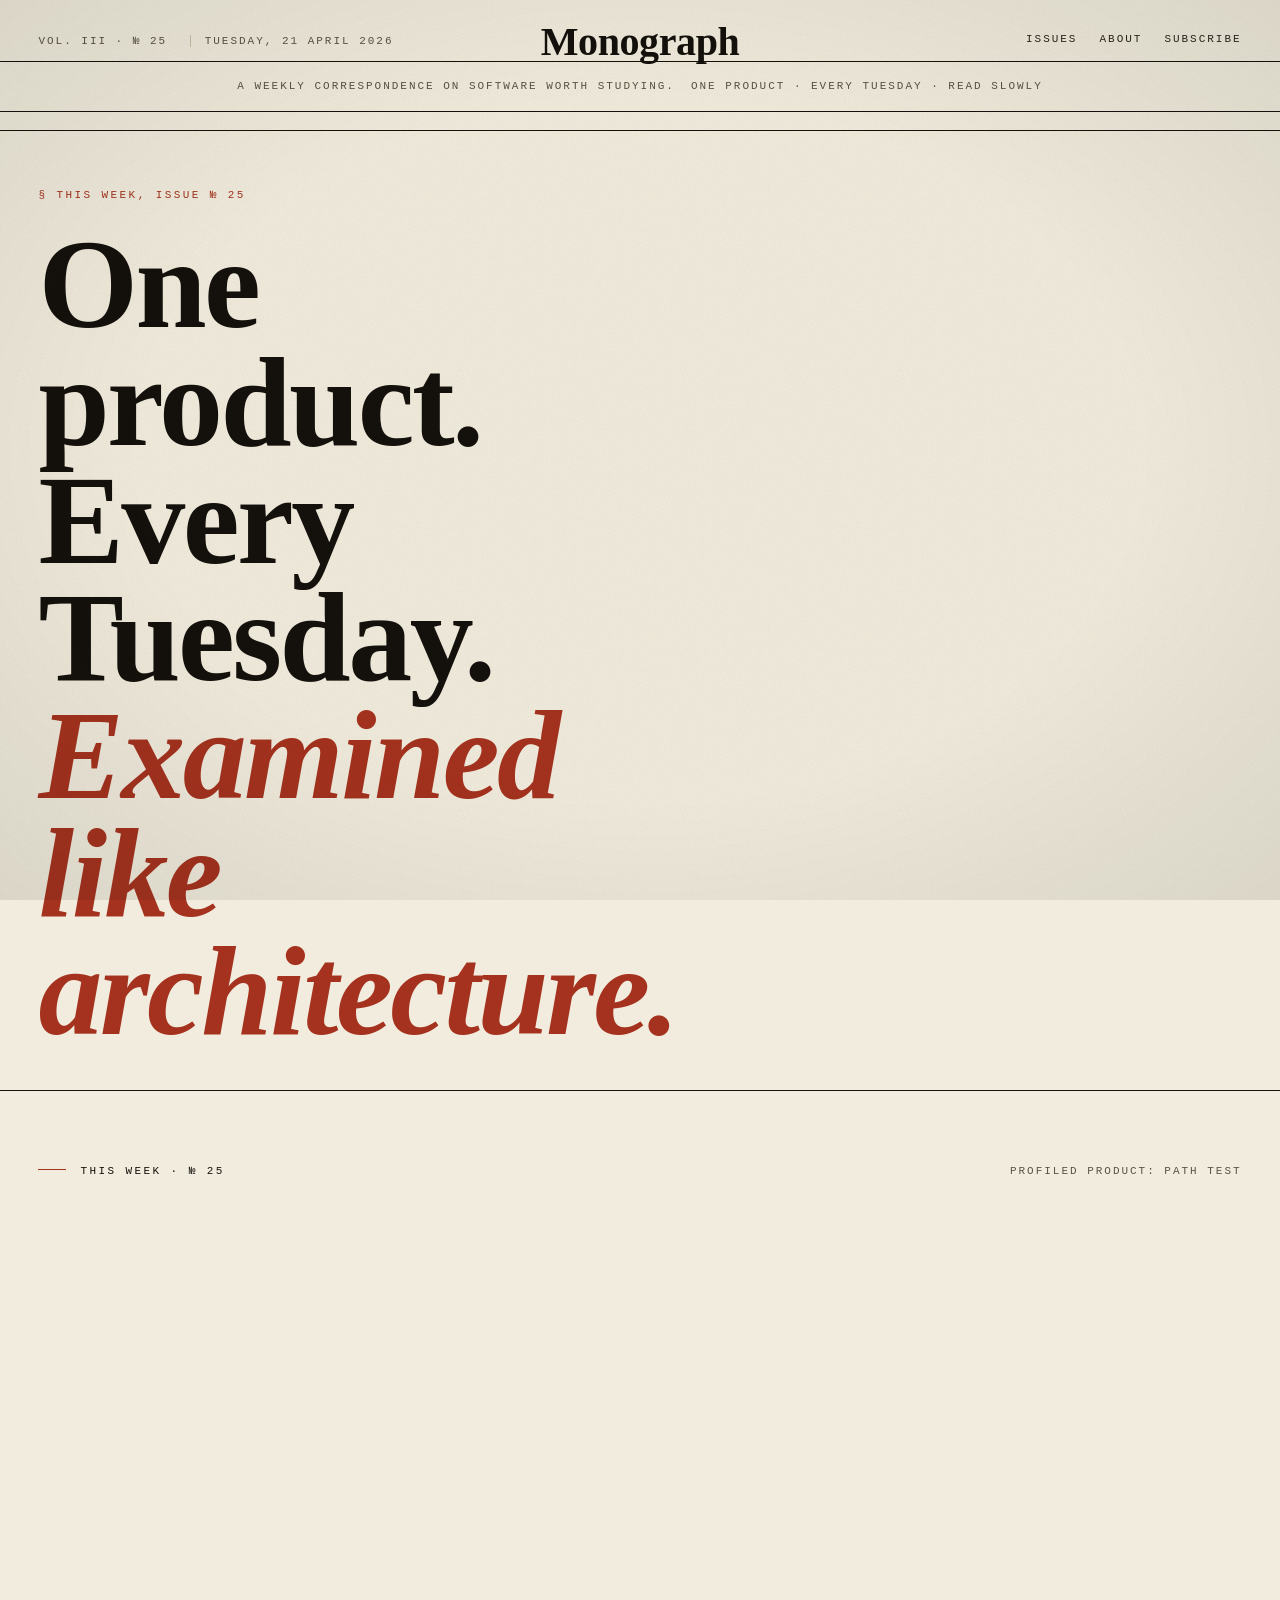
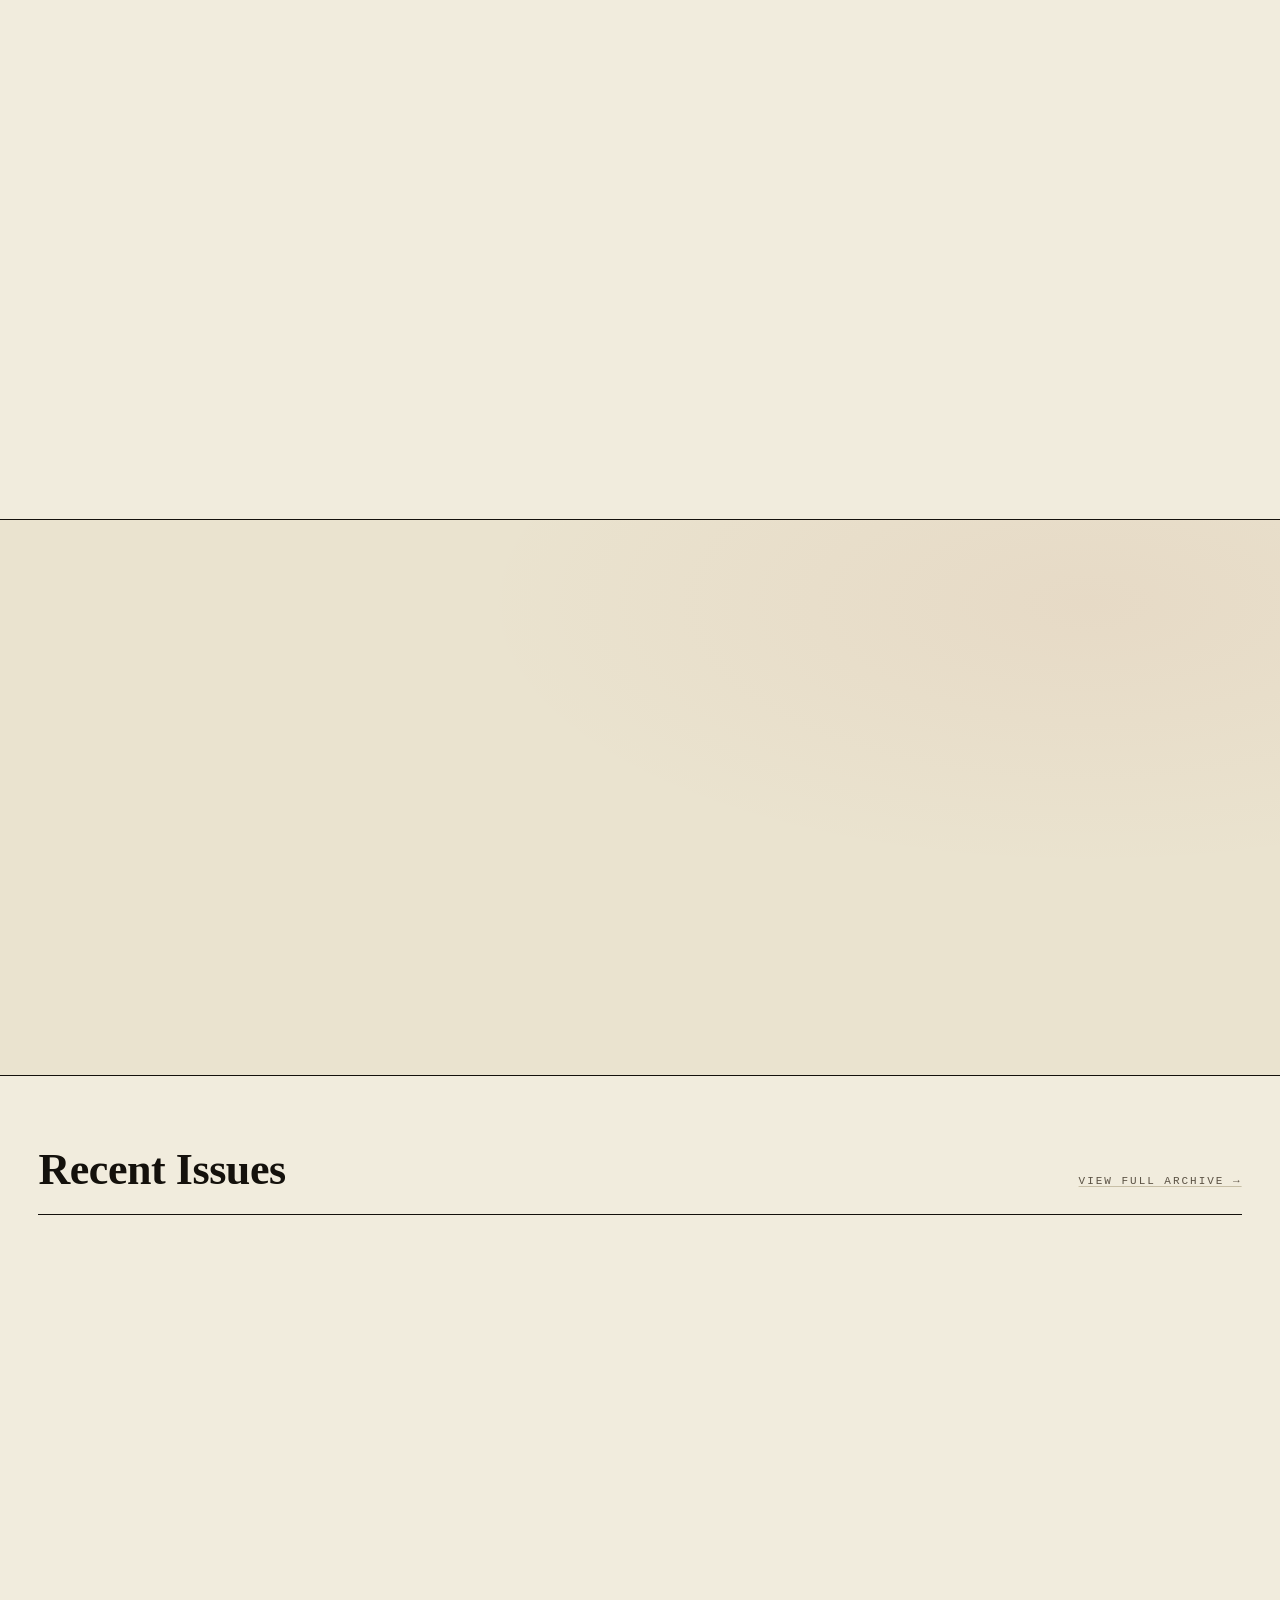
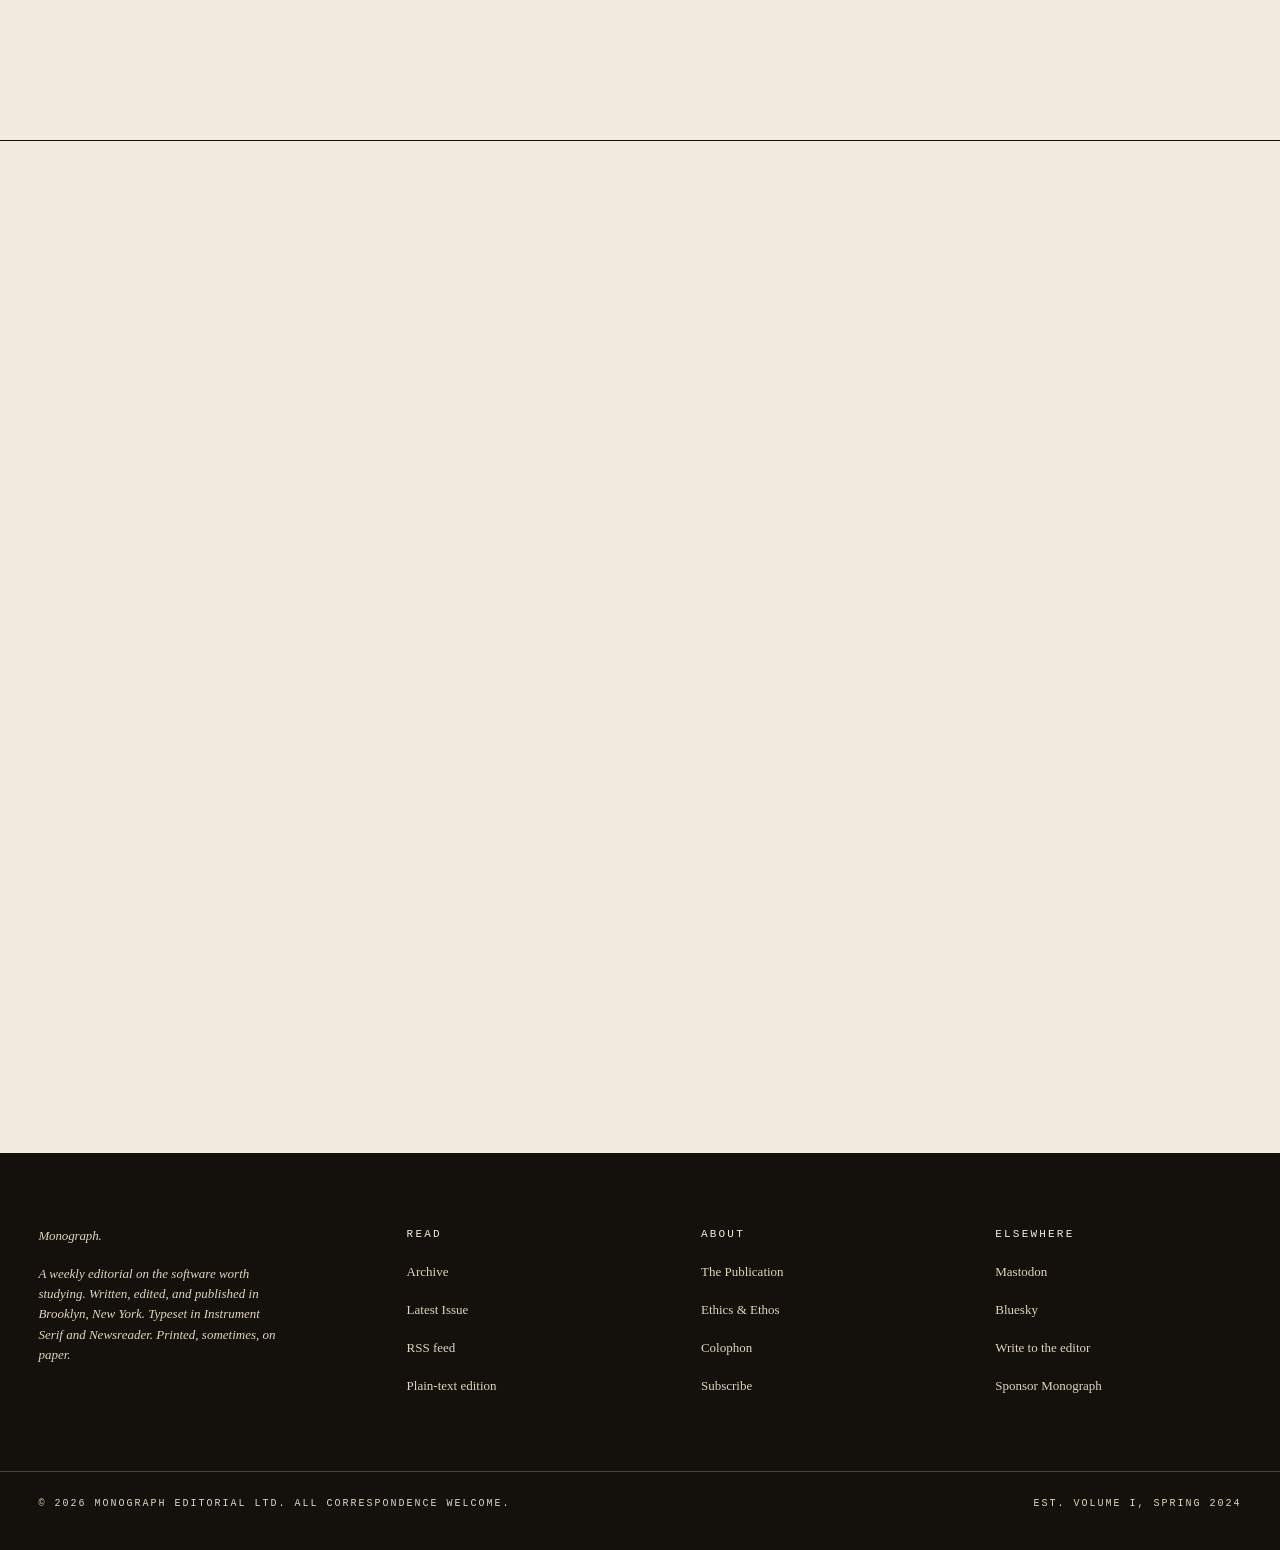
<file: index.html>
<!doctype html>
<html lang="en">
<head>
<meta charset="utf-8">
<meta name="viewport" content="width=device-width, initial-scale=1">
<meta http-equiv="Content-Security-Policy" content="default-src 'self'; style-src 'self' https://fonts.googleapis.com; font-src 'self' https://fonts.gstatic.com; img-src 'self' data:; script-src 'self'; connect-src 'self'; frame-ancestors 'none'; base-uri 'self'; form-action 'self'; object-src 'none'; upgrade-insecure-requests">
<meta name="referrer" content="strict-origin-when-cross-origin">
<meta name="robots" content="index, follow">
<meta name="color-scheme" content="light">
<meta name="theme-color" content="#F1ECDD">
<title>Monograph — A weekly study of software that matters.</title>
<meta name="description" content="Monograph is a weekly editorial newsletter profiling one software product each Tuesday. Slow writing, strong opinions, no churn.">

<link rel="preconnect" href="https://fonts.googleapis.com" crossorigin>
<link rel="preconnect" href="https://fonts.gstatic.com" crossorigin>
<link rel="stylesheet" href="https://fonts.googleapis.com/css2?family=Instrument+Serif:ital@0;1&family=Newsreader:ital,opsz,wght@0,6..72,300..700;1,6..72,300..700&family=JetBrains+Mono:wght@400;500&display=swap">
<link rel="stylesheet" href="assets/css/main.css">

<link rel="canonical" href="/">
<meta property="og:title" content="Monograph">
<meta property="og:description" content="A weekly study of software that matters.">
<meta property="og:type" content="website">
</head>
<body>

<a class="skip" href="#main">Skip to content</a>

<header class="masthead" role="banner">
  <div class="shell masthead-inner">
    <div class="masthead-left">
      <span>Vol. III · №&nbsp;25</span>
      <span>Tuesday, 21 April 2026</span>
    </div>
    <h1 class="wordmark"><a href="index.html" aria-label="Monograph, home">Monograph</a></h1>
    <nav class="masthead-right" aria-label="Primary">
      <a href="archive.html">Issues</a>
      <a href="about.html" data-minor>About</a>
      <a href="pricing.html">Subscribe</a>
    </nav>
  </div>
  <div class="masthead-sub">
    <div class="masthead-sub-inner">
      <span>A weekly correspondence on software worth studying.</span>
      <span>One product · every Tuesday · read slowly</span>
    </div>
  </div>
</header>

<main id="main">

<section class="lead">
  <div class="shell lead-grid">
    <div>
      <p class="lead-kicker reveal">This week, Issue №&nbsp;25</p>
      <h2 class="lead-headline reveal">One product.<br>Every Tuesday.<br><em>Examined like architecture.</em></h2>
    </div>
    <aside class="lead-meta reveal">
      <span class="label">The Publication</span>
      <p>Monograph is a weekly correspondence on the software worth studying &mdash; and the decisions that make it so. Written by <strong>the editors</strong>, posted Tuesday mornings, kept to one essay, one product, every time.</p>
      <p class="lead-sub">No listicles. No hot takes. No Tuesdays off.</p>
    </aside>
  </div>
</section>

<section class="feature" aria-labelledby="feature-heading">
  <div class="shell">
    <header class="feature-header">
      <p class="feature-title" id="feature-heading">This Week · №&nbsp;25</p>
      <p class="label">Profiled product: Path Test</p>
    </header>

    <div class="feature-grid">
      <figure class="feature-cover reveal" aria-hidden="true">
        <div class="cover cover--linear">
          <div class="cover-head">
            <span>Monograph</span>
            <span>№&nbsp;25</span>
          </div>
          <div class="cover-title">A Study<br>of Path Test.</div>
          <div class="cover-foot">
            <span>Path Test</span>
            <span>2026</span>
          </div>
          <div class="cover-num">25</div>
        </div>
      </figure>

      <div class="feature-copy reveal">
        <h2>A Study of <em>Path Test.</em></h2>
        <p class="dek">A stub essay about Path Test &mdash; generated without calling Claude, for smoke testing only.</p>
        <p class="byline">
          <span>Essay by the Editors</span>
          <span>10 min read</span>
          <span>April 21, 2026</span>
        </p>
        <div class="excerpt">
          <p>This is a stub paragraph generated without a Claude call for smoke testing the pipeline. This is a stub paragraph generated without a Claude call for smoke testing the pipeline. This is a stub paragraph generated without a Claude call for smoke testing the pipeline. This is a stub paragraph generated without a Claude call for smoke testing the pipeline. This is a stub paragraph generated without a Claude call for smoke testing the pipeline. This is a stub paragraph generated without a Claude call for smoke testing the pipeline.</p>
          <p>It serves only to exercise the rendering path. It serves only to exercise the rendering path. It serves only to exercise the rendering path. It serves only to exercise the rendering path. It serves only to exercise the rendering path. It serves only to exercise the rendering path. It serves only to exercise the rendering path. It serves only to exercise the rendering path.</p>
        </div>
        <a class="readmore" href="issues/025-path-test.html">Read the full issue</a>
      </div>
    </div>
  </div>
</section>

<section class="signup" aria-labelledby="signup-heading">
  <div class="shell signup-grid">
    <div class="reveal">
      <p class="label" style="color:var(--accent);margin-bottom:20px;display:block;">The Correspondence</p>
      <h2 id="signup-heading">Subscribe, and<br>be there on <em>Tuesday.</em></h2>
      <p>Every week, one product. Written slowly. Sent once. Read with coffee. Your address is stored only to send Monograph; we do not sell it, trade it, or burn it in effigy.</p>
    </div>

    <form class="signup-form reveal" data-signup data-source="home" action="/api/subscribe" method="post" novalidate>
      <label class="label" for="email-home">Enter your email address</label>
      <div class="field">
        <input type="email" id="email-home" name="email" placeholder="reader@example.com" autocomplete="email" maxlength="254" spellcheck="false" required>
        <button type="submit" class="btn">Subscribe</button>
      </div>
      <div class="hp-field" aria-hidden="true">
        <label for="hp-home">Leave this field empty</label>
        <input type="text" id="hp-home" name="website" tabindex="-1" autocomplete="off">
      </div>
      <p class="form-note">Free. One email each Tuesday. Unsubscribe with a single click.</p>
      <p class="form-status" role="status" aria-live="polite"></p>
    </form>
  </div>
</section>

<section class="issues-section" aria-labelledby="recent-heading">
  <div class="shell">
    <div class="section-head">
      <h2 id="recent-heading">Recent Issues</h2>
      <a class="label" href="archive.html" style="text-decoration:none;">View Full Archive →</a>
    </div>

    <div class="issue-grid">

      <a class="issue-card reveal" href="issues/024-linear.html">
        <div class="thumb">
          <div class="cover cover--arc">
            <div class="cover-head"><span>Monograph</span><span>№&nbsp;24</span></div>
            <div class="cover-title">Re&#8209;imagining<br>the Tab.</div>
            <div class="cover-foot"><span>Arc Browser</span><span>2026</span></div>
            <div class="cover-num">24</div>
          </div>
        </div>
        <div class="meta"><span>№&nbsp;24 · 14 April 2026</span><span>12 min</span></div>
        <h3>The Cult of Craft</h3>
        <p class="subject">Arc Browser</p>
        <p class="sub">How Linear turned issue tracking &mdash; the most thankless category in software &mdash; into a moving target the rest of the industry cannot quite catch.</p>
      </a>

      <a class="issue-card reveal" href="issues/023-arc.html">
        <div class="thumb">
          <div class="cover cover--raycast">
            <div class="cover-head"><span>Monograph</span><span>№&nbsp;23</span></div>
            <div class="cover-title">The Keyboard<br>as Interface.</div>
            <div class="cover-foot"><span>Raycast</span><span>2026</span></div>
            <div class="cover-num">23</div>
          </div>
        </div>
        <div class="meta"><span>№&nbsp;23 · 7 April 2026</span><span>9 min</span></div>
        <h3>Re-imagining the Tab</h3>
        <p class="subject">Raycast</p>
        <p class="sub">The Browser Company bet that the tab was the bug, not the feature. The bet lost; the argument did not.</p>
      </a>

      <a class="issue-card reveal" href="issues/022-raycast.html">
        <div class="thumb">
          <div class="cover cover--things">
            <div class="cover-head"><span>Monograph</span><span>№&nbsp;22</span></div>
            <div class="cover-title">Seventeen<br>Years of No.</div>
            <div class="cover-foot"><span>Things 3</span><span>2026</span></div>
            <div class="cover-num">22</div>
          </div>
        </div>
        <div class="meta"><span>№&nbsp;22 · 31 March 2026</span><span>10 min</span></div>
        <h3>The Keyboard as Interface</h3>
        <p class="subject">Things 3</p>
        <p class="sub">Raycast is a launcher, a clipboard, a snippet manager, a calculator, and a quiet argument that the desktop should have stayed typed.</p>
      </a>

      <a class="issue-card reveal" href="issues/021-things.html">
        <div class="thumb">
          <div class="cover cover--figma">
            <div class="cover-head"><span>Monograph</span><span>№&nbsp;21</span></div>
            <div class="cover-title">The<br>Multiplayer<br>Bet.</div>
            <div class="cover-foot"><span>Figma</span><span>2026</span></div>
            <div class="cover-num">21</div>
          </div>
        </div>
        <div class="meta"><span>№&nbsp;21 · 24 March 2026</span><span>11 min</span></div>
        <h3>Seventeen Years of No</h3>
        <p class="subject">Figma</p>
        <p class="sub">Cultured Code shipped Things 3 in 2017. They have shipped no Things&thinsp;4. What does it mean to build a product that refuses to move?</p>
      </a>

      <a class="issue-card reveal" href="issues/020-figma.html">
        <div class="thumb">
          <div class="cover cover--notion">
            <div class="cover-head"><span>Monograph</span><span>№&nbsp;20</span></div>
            <div class="cover-title">The Lego<br>Problem.</div>
            <div class="cover-foot"><span>Notion</span><span>2026</span></div>
            <div class="cover-num">20</div>
          </div>
        </div>
        <div class="meta"><span>№&nbsp;20 · 17 March 2026</span><span>14 min</span></div>
        <h3>The Multiplayer Bet</h3>
        <p class="subject">Notion</p>
        <p class="sub">Figma spent six years building a collaborative design tool in public silence. The silence was the product.</p>
      </a>

      <a class="issue-card reveal" href="archive.html">
        <div class="thumb" style="background:var(--paper-deep);border-color:var(--ink);display:flex;align-items:center;justify-content:center;">
          <div style="text-align:center;font-family:var(--serif-display);font-size:64px;line-height:1;color:var(--ink);padding:24px;">
            See every<br><em style="color:var(--accent);font-style:italic;">issue →</em>
          </div>
        </div>
        <div class="meta"><span>Full Archive</span><span>7 issues</span></div>
        <h3>The Archive</h3>
        <p class="subject">All volumes</p>
        <p class="sub">Every Monograph published since Volume I. Free to read, forever.</p>
      </a>

    </div>
  </div>
</section>

<section class="ednote">
  <div class="shell ednote-grid">
    <div class="reveal">
      <p class="label">From the Editor</p>
      <hr class="rule" style="margin-top:18px;max-width:96px;">
    </div>
    <div class="ednote-body reveal">
      <p>Monograph began as a reading list that refused to end. I kept a notebook of the products I found myself thinking about &mdash; the ones whose <em>decisions</em> stayed with me after I had stopped using them &mdash; and the notebook became a habit, and the habit became this.</p>
      <p>Each Tuesday I publish one essay. The essay is about one piece of software. It is not a review. It is an attempt to understand a small number of choices, taken seriously, by people who were paying attention.</p>
      <p>There are no sponsors in the essay itself. There is one tasteful line for a weekly underwriter at the top. Nothing else. Read slowly, forward generously, cancel gracelessly at any time.</p>
      <p class="ednote-sig">— The Editors<small>Brooklyn, New York</small></p>
    </div>
  </div>
</section>

<section class="pricing-section">
  <div class="shell">
    <div class="pricing-intro reveal">
      <p class="label" style="margin-bottom:12px;">Subscribe</p>
      <h2>Two tiers, one pace.</h2>
      <p>Monograph is free to read &mdash; always, everywhere. A paid subscription supports the writing, unlocks the archive and the quarterly long-form, and puts your name on the inside cover of the annual book.</p>
    </div>

    <div class="plans reveal">
      <article class="plan">
        <p class="label">Reader</p>
        <h3 class="plan-name">The Weekly</h3>
        <div class="plan-price">$0<small>Always</small></div>
        <p class="plan-dek">Free forever. The whole essay, every Tuesday, straight to your inbox.</p>
        <ul class="plan-list">
          <li>Every Tuesday&rsquo;s essay in full</li>
          <li>Open web archive of the last six months</li>
          <li>RSS, plain-text, and HTML editions</li>
          <li>One-click unsubscribe, no retention</li>
        </ul>
        <a class="btn btn--ghost" href="#signup-heading" style="align-self:flex-start;">Subscribe Free</a>
      </article>

      <article class="plan plan--featured">
        <span class="plan-ribbon">Supporter</span>
        <p class="label">Member</p>
        <h3 class="plan-name">The Full Annual</h3>
        <div class="plan-price">$12<small>/month</small></div>
        <p class="plan-dek">Everything in Reader, plus the complete archive, long-form quarterlies, and the annual book.</p>
        <ul class="plan-list">
          <li>Every issue since Volume I, searchable</li>
          <li>Quarterly long-form essays (&sim;8,000 words)</li>
          <li>The annual hardcover, shipped to you</li>
          <li>Name printed in the inside cover</li>
          <li>Commenting on all issues</li>
        </ul>
        <a class="btn" href="pricing.html">Become a Member</a>
      </article>
    </div>
  </div>
</section>

</main>

<footer class="colophon" role="contentinfo">
  <div class="shell colophon-grid">
    <div>
      <p class="colophon-mark">Monograph.</p>
      <p>A weekly editorial on the software worth studying. Written, edited, and published in Brooklyn, New York. Typeset in Instrument Serif and Newsreader. Printed, sometimes, on paper.</p>
    </div>
    <div>
      <h4>Read</h4>
      <ul>
        <li><a href="archive.html">Archive</a></li>
        <li><a href="issues/025-path-test.html">Latest Issue</a></li>
        <li><a href="#">RSS feed</a></li>
        <li><a href="#">Plain-text edition</a></li>
      </ul>
    </div>
    <div>
      <h4>About</h4>
      <ul>
        <li><a href="about.html">The Publication</a></li>
        <li><a href="about.html#ethics">Ethics &amp; Ethos</a></li>
        <li><a href="about.html#colophon">Colophon</a></li>
        <li><a href="pricing.html">Subscribe</a></li>
      </ul>
    </div>
    <div>
      <h4>Elsewhere</h4>
      <ul>
        <li><a href="#" rel="noopener noreferrer">Mastodon</a></li>
        <li><a href="#" rel="noopener noreferrer">Bluesky</a></li>
        <li><a href="mailto:editor@monograph.press">Write to the editor</a></li>
        <li><a href="#" rel="noopener noreferrer">Sponsor Monograph</a></li>
      </ul>
    </div>
  </div>

  <div class="shell colophon-bottom">
    <span>© <span data-year>2026</span> Monograph Editorial Ltd. All correspondence welcome.</span>
    <span>Est. Volume I, Spring 2024</span>
  </div>
</footer>

<script src="assets/js/main.js" defer></script>
<script src="assets/js/signup.js" defer></script>
</body>
</html>
</file>
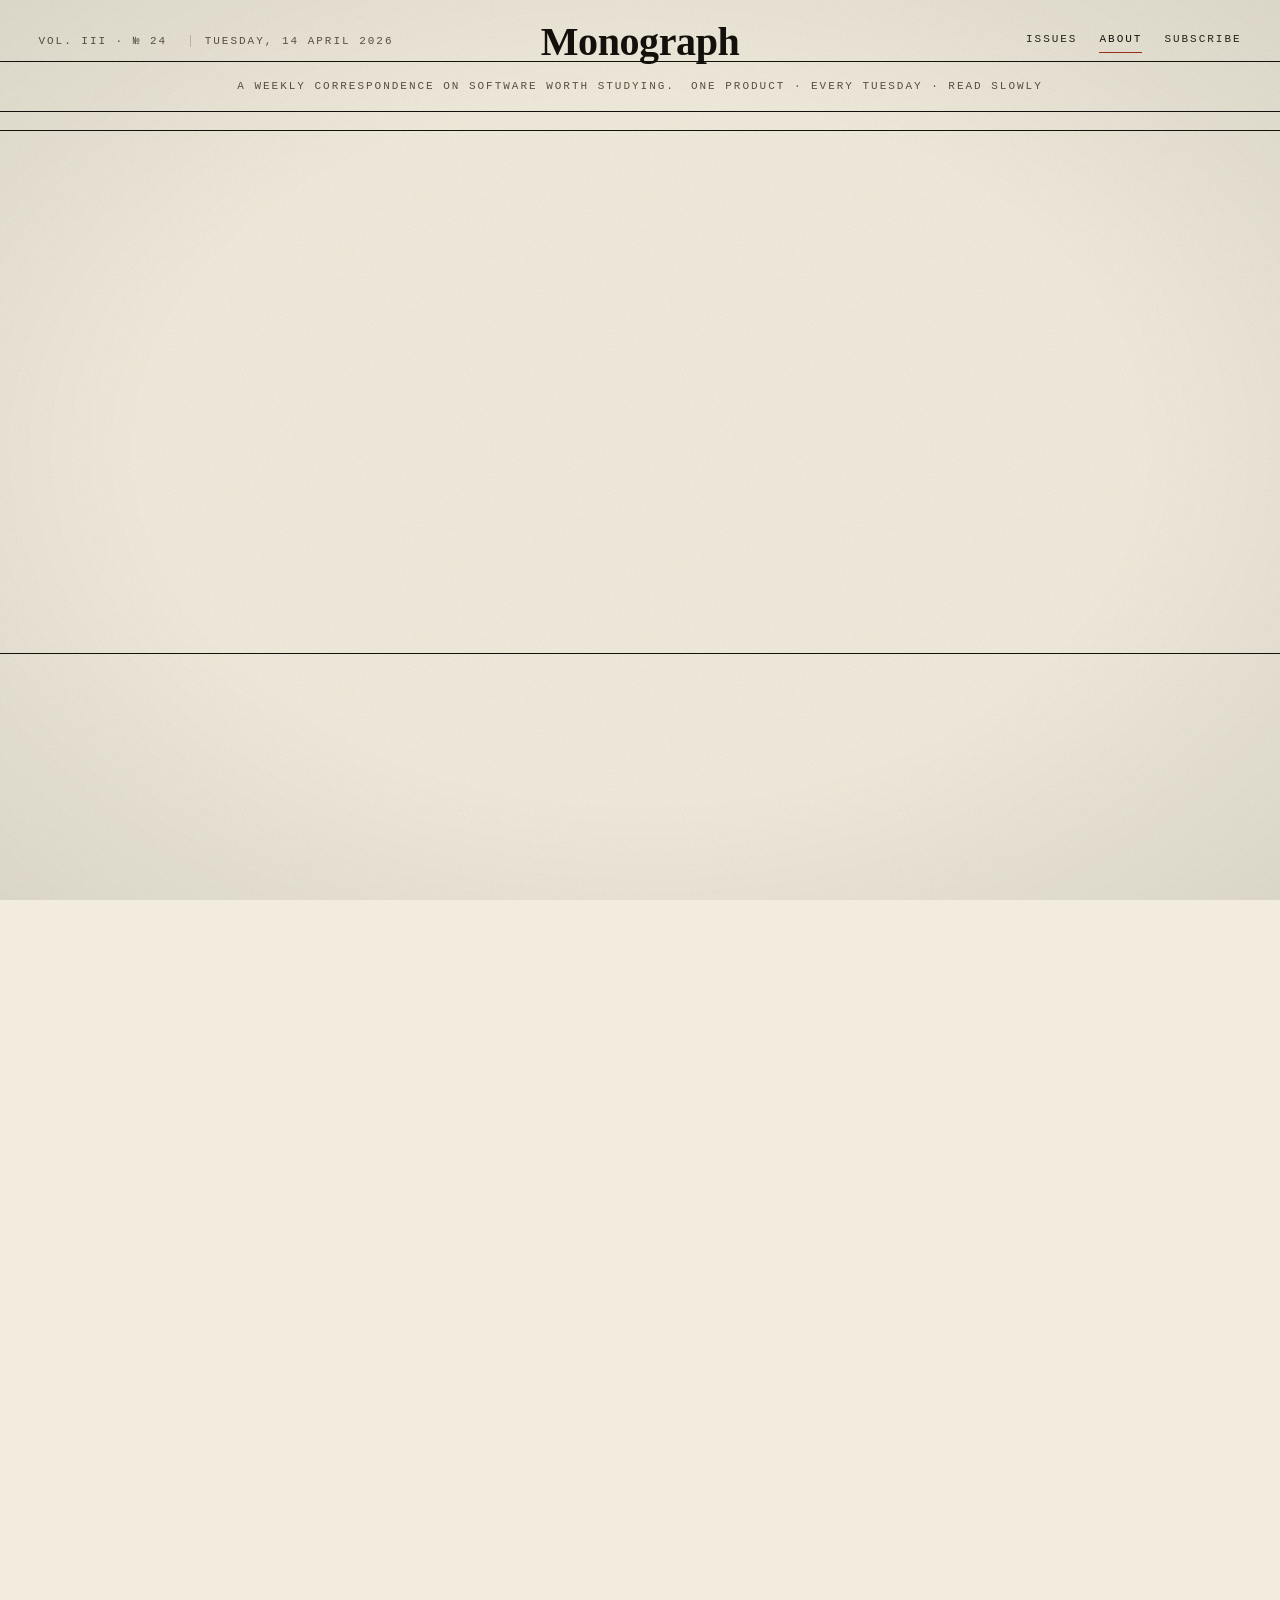
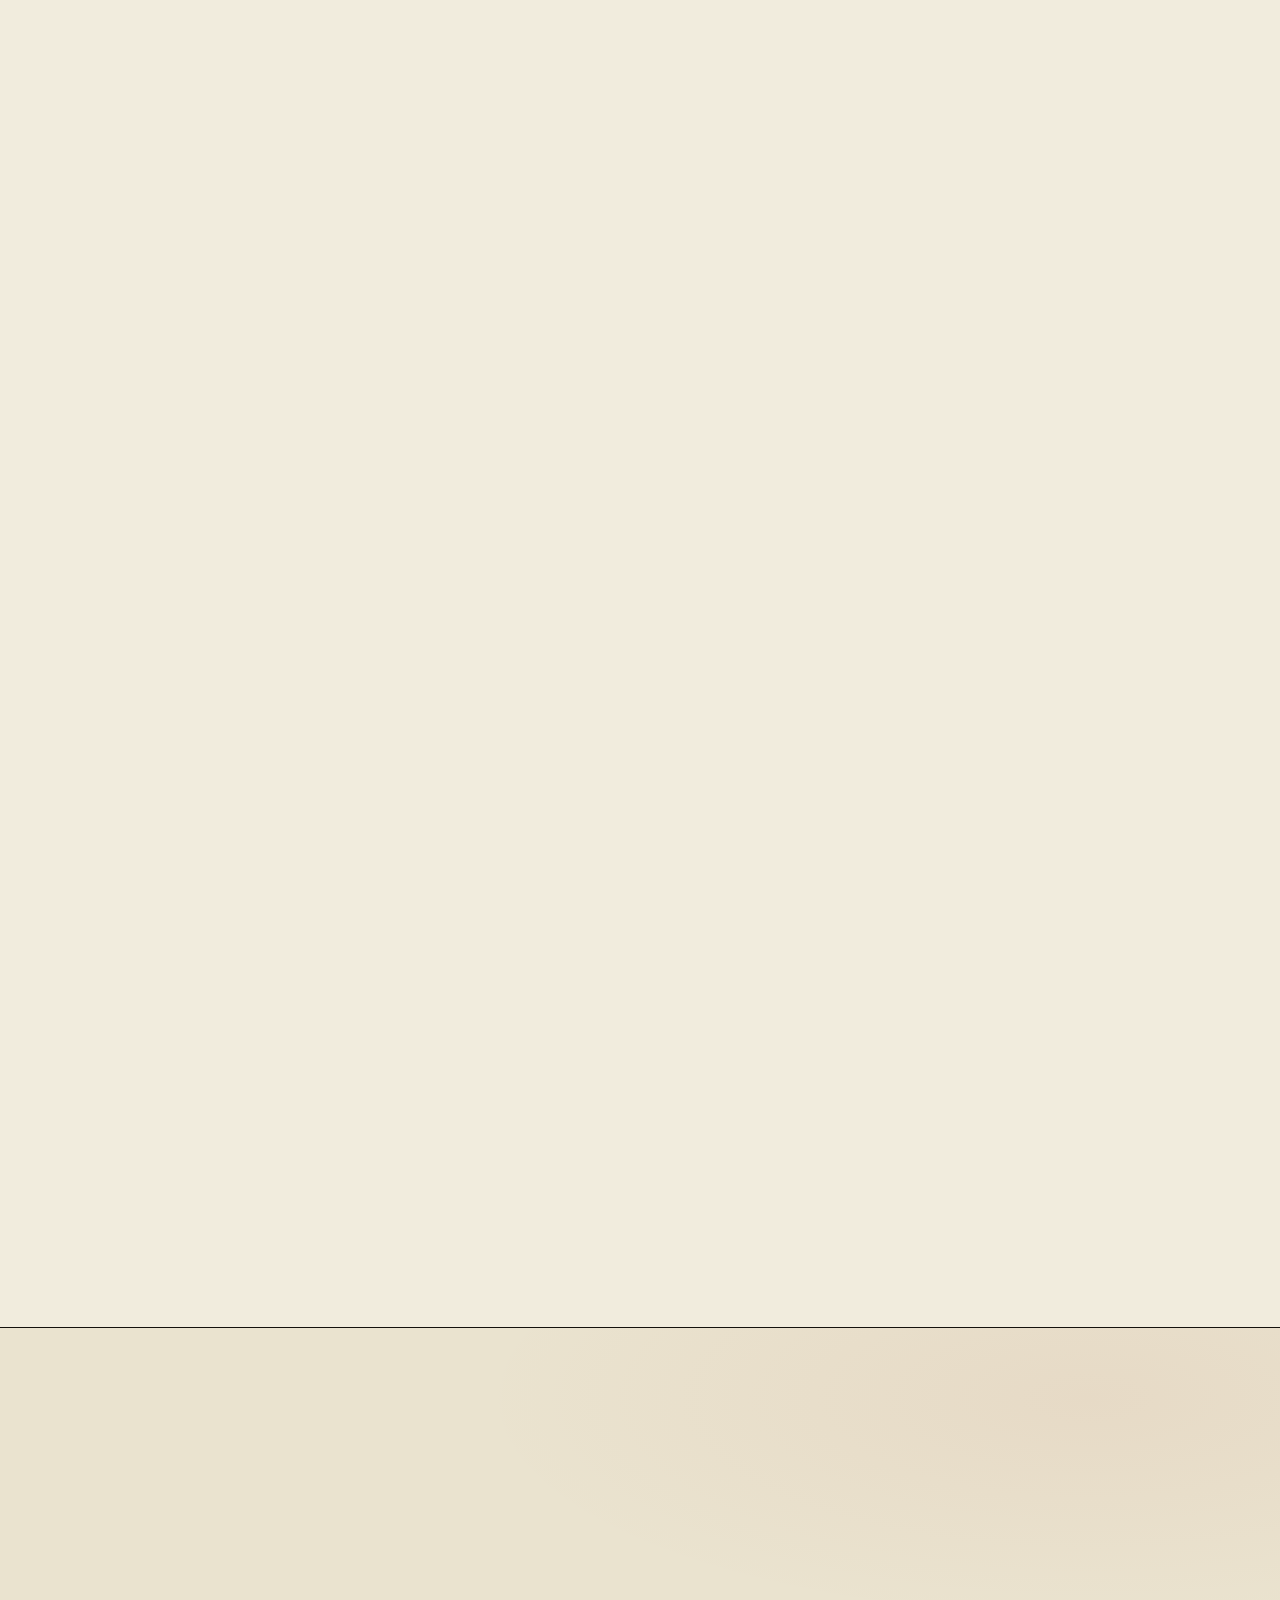
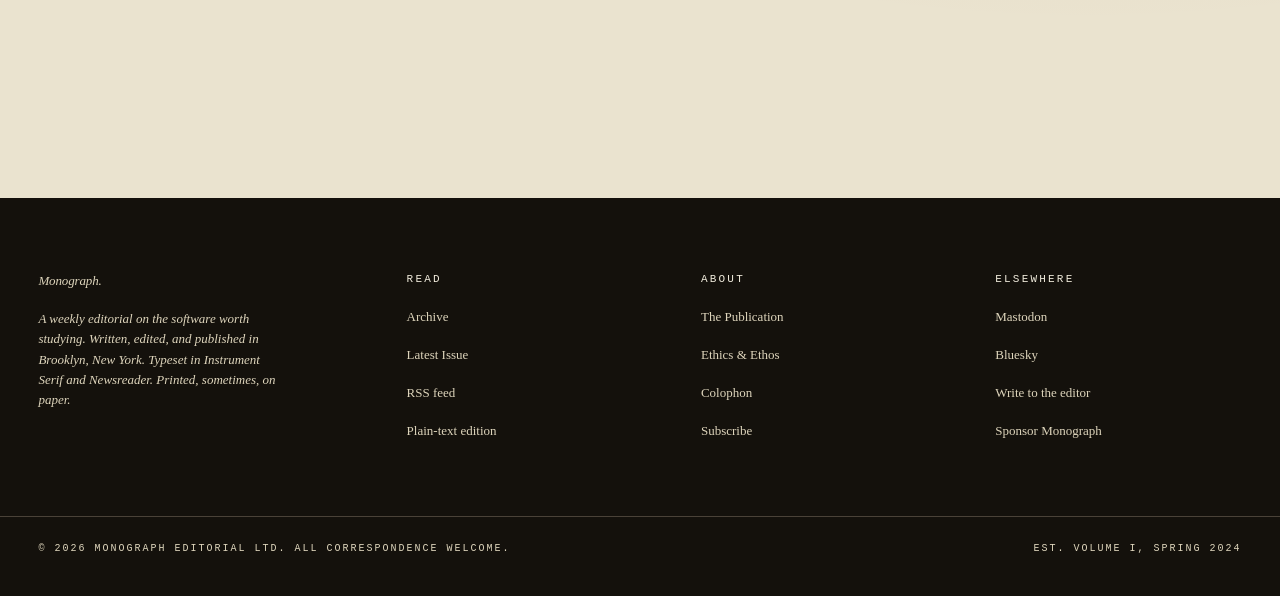
<file: about.html>
<!doctype html>
<html lang="en">
<head>
<meta charset="utf-8">
<meta name="viewport" content="width=device-width, initial-scale=1">
<meta http-equiv="Content-Security-Policy" content="default-src 'self'; style-src 'self' https://fonts.googleapis.com; font-src 'self' https://fonts.gstatic.com; img-src 'self' data:; script-src 'self'; connect-src 'self'; frame-ancestors 'none'; base-uri 'self'; form-action 'self'; object-src 'none'; upgrade-insecure-requests">
<meta name="referrer" content="strict-origin-when-cross-origin">
<meta name="robots" content="index, follow">
<meta name="color-scheme" content="light">
<meta name="theme-color" content="#F1ECDD">
<title>About — Monograph</title>
<meta name="description" content="About Monograph, a weekly editorial newsletter profiling one software product each Tuesday.">

<link rel="preconnect" href="https://fonts.googleapis.com" crossorigin>
<link rel="preconnect" href="https://fonts.gstatic.com" crossorigin>
<link rel="stylesheet" href="https://fonts.googleapis.com/css2?family=Instrument+Serif:ital@0;1&family=Newsreader:ital,opsz,wght@0,6..72,300..700;1,6..72,300..700&family=JetBrains+Mono:wght@400;500&display=swap">
<link rel="stylesheet" href="assets/css/main.css">

<link rel="canonical" href="/about.html">
</head>
<body>

<a class="skip" href="#main">Skip to content</a>

<header class="masthead" role="banner">
  <div class="shell masthead-inner">
    <div class="masthead-left">
      <span>Vol. III · №&nbsp;24</span>
      <span>Tuesday, 14 April 2026</span>
    </div>
    <h1 class="wordmark"><a href="index.html" aria-label="Monograph, home">Monograph</a></h1>
    <nav class="masthead-right" aria-label="Primary">
      <a href="archive.html">Issues</a>
      <a href="about.html" aria-current="page" data-minor>About</a>
      <a href="pricing.html">Subscribe</a>
    </nav>
  </div>
  <div class="masthead-sub">
    <div class="masthead-sub-inner">
      <span>A weekly correspondence on software worth studying.</span>
      <span>One product · every Tuesday · read slowly</span>
    </div>
  </div>
</header>

<main id="main">

<section class="page-head">
  <div class="shell">
    <p class="label reveal">About the Publication</p>
    <h1 class="reveal">On writing <em>one</em> essay<br>at a time.</h1>
    <p class="dek reveal">Monograph is a weekly editorial on the software worth studying. It publishes one essay every Tuesday &mdash; no more, no less, no thematic crossovers or special series. A newsletter for people who enjoy the long look.</p>
  </div>
</section>

<section class="about-body">
  <div class="shell about-grid">
    <aside class="about-aside reveal">
      <p class="label">Contents</p>
      <ul style="display:flex;flex-direction:column;gap:8px;">
        <li><a href="#mission">The mission</a></li>
        <li><a href="#process">The process</a></li>
        <li><a href="#ethics">Ethics &amp; ethos</a></li>
        <li><a href="#colophon">The colophon</a></li>
        <li><a href="#contact">Contact</a></li>
      </ul>
      <hr class="rule rule--soft" style="margin:24px 0;">
      <p>Since Spring 2024. Written in Brooklyn. Printed, once a year, on Mohawk Superfine.</p>
    </aside>

    <article class="about-copy reveal">
      <p id="mission">Monograph is an attempt to take software seriously. It treats each product it covers as a work made by people, under constraints, with a specific point of view &mdash; and it tries to understand those decisions the way a critic understands a novel or a building. The essays are not reviews; they are readings.</p>

      <p>The publication is small on purpose. One essay a week, one piece of software, one author. The constraint is the point: a weekly cadence is just enough time to think carefully and not so much that the work drifts. Monograph is, in its way, an argument against the rolling slurry of software commentary &mdash; against the post-hoc frameworks and the charts that explain yesterday. We are trying to do less, and mean more by it.</p>

      <blockquote>A newsletter for people who still believe that one well-chosen sentence beats five well-intentioned bullet points.</blockquote>

      <h3 id="process">The Process</h3>
      <p>Each Monday the editor begins research: reading documentation, interviewing the people involved where possible, using the product under examination for at least a week of real work. The essay is drafted Monday night, edited Tuesday morning, proofed by the standing outside editor, and published to paying members an hour ahead of the open list. It is a small machine, but it runs.</p>

      <p>Topics are not selected by popularity. They are chosen because a decision interests us &mdash; a fork in the road, a refusal, a tradition being rejected or extended. Some weeks that is a famous product; other weeks it is an obscure one. Readers have asked for a publishing calendar; we have declined to produce one.</p>

      <h3 id="ethics">Ethics &amp; Ethos</h3>
      <p>Monograph accepts a single weekly underwriter. Underwriting lines appear at the top of the Tuesday email. They are flagged as such, they contain no tracking pixels, and they never appear inside the essay itself. We have turned down sponsors whose products we would not be willing to discuss critically on another week; we plan to keep doing so.</p>

      <p>We do not take equity, advisory positions, or paid consulting from products we have written about in the past eighteen months, and we disclose prior relationships on the page when relevant. Corrections are posted, not silently edited, at the foot of each affected issue.</p>

      <p>Your email address is stored in a single subscriber database we control. We do not share it, we do not segment it, we do not enrich it, and we purge unsubscribes within thirty days. Monograph uses no third-party tracking on the web archive &mdash; not analytics, not advertising, not heatmaps, not session replay.</p>

      <h3 id="colophon">The Colophon</h3>
      <p>Monograph is set in <em>Instrument Serif</em> for display, <em>Newsreader</em> for body copy, and <em>JetBrains Mono</em> for metadata. The web edition is hand-built in plain HTML and CSS; there is no framework, no build step, and almost no JavaScript. Hosting is static, with a strict content security policy. The annual book is printed on Mohawk Superfine Eggshell 80&thinsp;lb text, Smyth-sewn, with a cloth-over-board cover.</p>

      <p>The mark is a lowercase <em>m</em> with an oversized terminal, drawn by hand and occasionally revised. We reserve the right to revise it again.</p>

      <h3 id="contact">Contact</h3>
      <p>Pitches, corrections, compliments, and withering attacks are all welcome at <a href="mailto:editor@monograph.press">editor@monograph.press</a>. Sponsorship inquiries at <a href="mailto:underwriting@monograph.press">underwriting@monograph.press</a>. We answer personally, which is to say slowly and in full sentences.</p>
    </article>
  </div>
</section>

<section class="signup" aria-labelledby="signup-heading-about">
  <div class="shell signup-grid">
    <div class="reveal">
      <p class="label" style="color:var(--accent);margin-bottom:20px;display:block;">Read along</p>
      <h2 id="signup-heading-about">Subscribe to<br>the <em>Tuesday</em> letter.</h2>
      <p>One essay. One product. One email. We will not fill your inbox; we will not forget your inbox.</p>
    </div>
    <form class="signup-form reveal" data-signup data-source="about" action="/api/subscribe" method="post" novalidate>
      <label class="label" for="email-about">Enter your email address</label>
      <div class="field">
        <input type="email" id="email-about" name="email" placeholder="reader@example.com" autocomplete="email" maxlength="254" spellcheck="false" required>
        <button type="submit" class="btn">Subscribe</button>
      </div>
      <div class="hp-field" aria-hidden="true">
        <label for="hp-about">Leave this field empty</label>
        <input type="text" id="hp-about" name="website" tabindex="-1" autocomplete="off">
      </div>
      <p class="form-note">Free. Unsubscribe with one click.</p>
      <p class="form-status" role="status" aria-live="polite"></p>
    </form>
  </div>
</section>

</main>

<footer class="colophon" role="contentinfo">
  <div class="shell colophon-grid">
    <div>
      <p class="colophon-mark">Monograph.</p>
      <p>A weekly editorial on the software worth studying. Written, edited, and published in Brooklyn, New York. Typeset in Instrument Serif and Newsreader. Printed, sometimes, on paper.</p>
    </div>
    <div>
      <h4>Read</h4>
      <ul>
        <li><a href="archive.html">Archive</a></li>
        <li><a href="issues/024-linear.html">Latest Issue</a></li>
        <li><a href="#">RSS feed</a></li>
        <li><a href="#">Plain-text edition</a></li>
      </ul>
    </div>
    <div>
      <h4>About</h4>
      <ul>
        <li><a href="about.html">The Publication</a></li>
        <li><a href="about.html#ethics">Ethics &amp; Ethos</a></li>
        <li><a href="about.html#colophon">Colophon</a></li>
        <li><a href="pricing.html">Subscribe</a></li>
      </ul>
    </div>
    <div>
      <h4>Elsewhere</h4>
      <ul>
        <li><a href="#" rel="noopener noreferrer">Mastodon</a></li>
        <li><a href="#" rel="noopener noreferrer">Bluesky</a></li>
        <li><a href="mailto:editor@monograph.press">Write to the editor</a></li>
        <li><a href="#" rel="noopener noreferrer">Sponsor Monograph</a></li>
      </ul>
    </div>
  </div>

  <div class="shell colophon-bottom">
    <span>© <span data-year>2026</span> Monograph Editorial Ltd. All correspondence welcome.</span>
    <span>Est. Volume I, Spring 2024</span>
  </div>
</footer>

<script src="assets/js/main.js" defer></script>
<script src="assets/js/signup.js" defer></script>
</body>
</html>
</file>
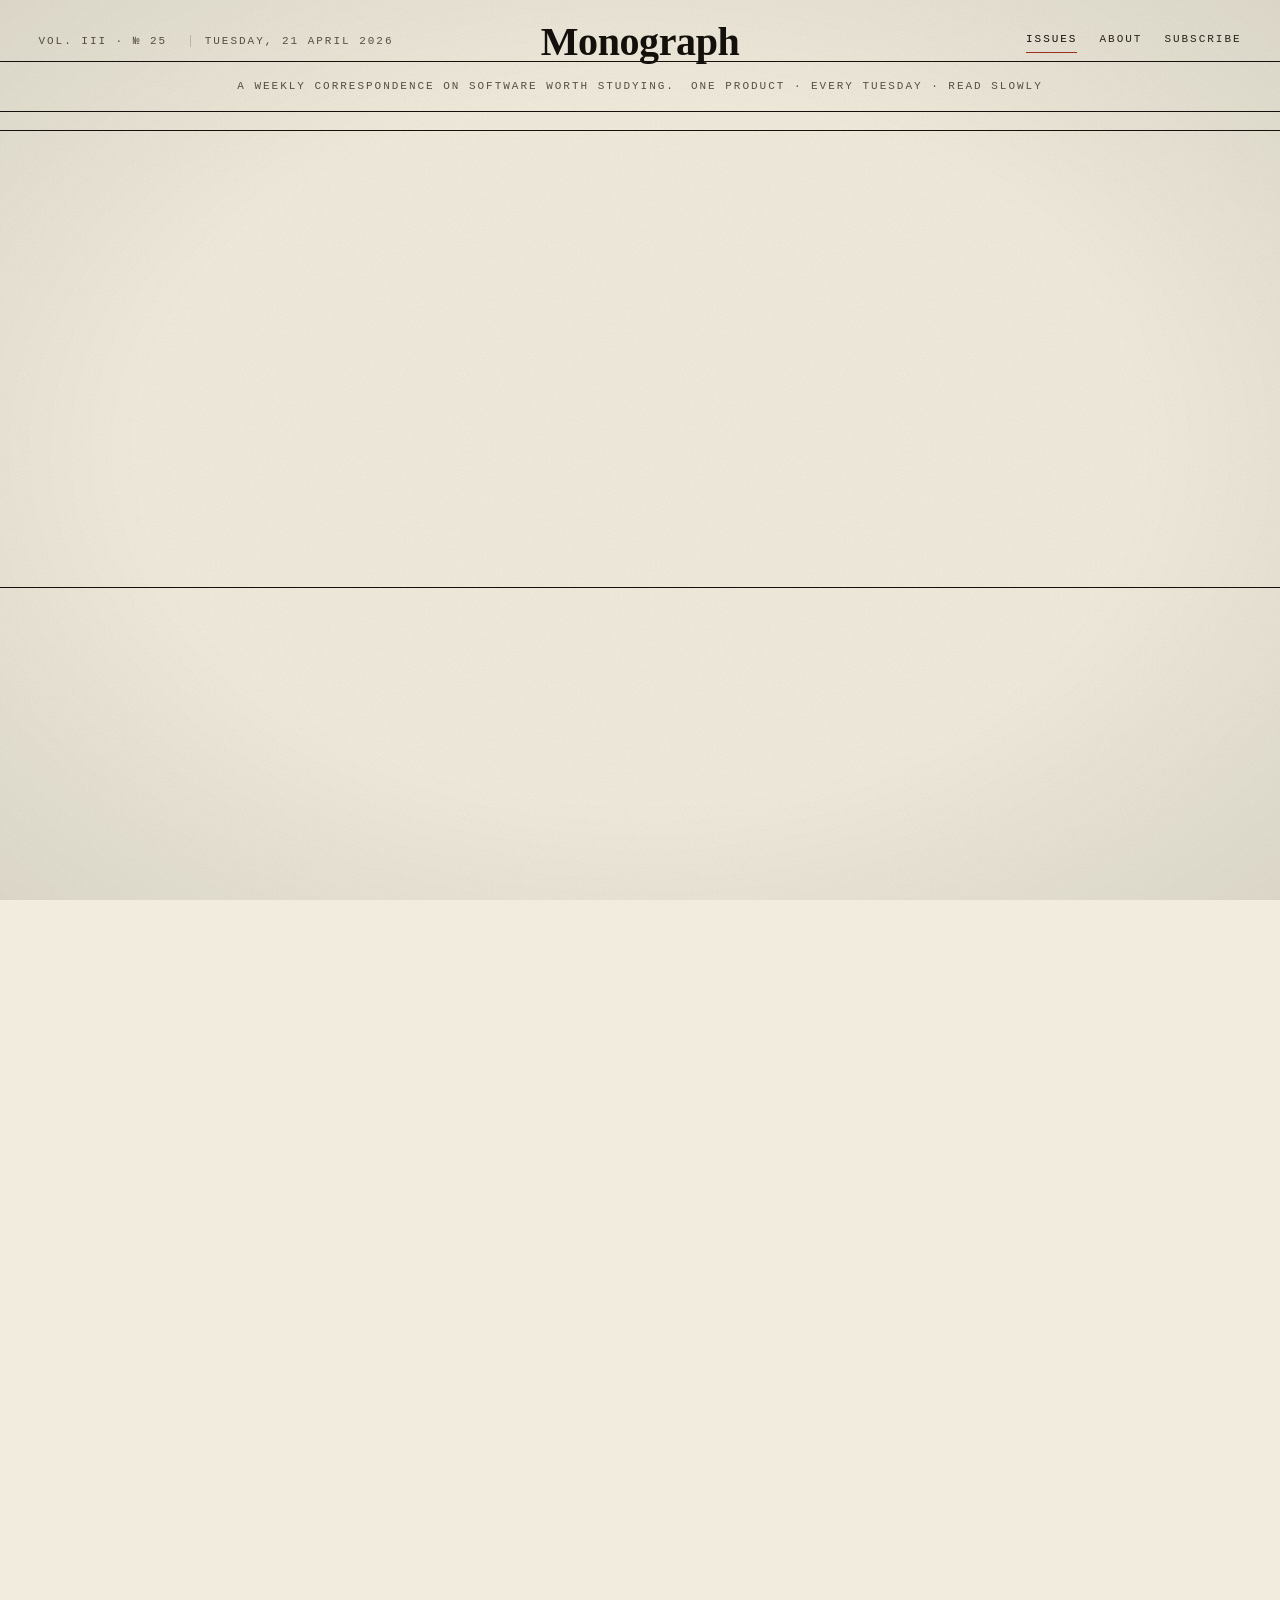
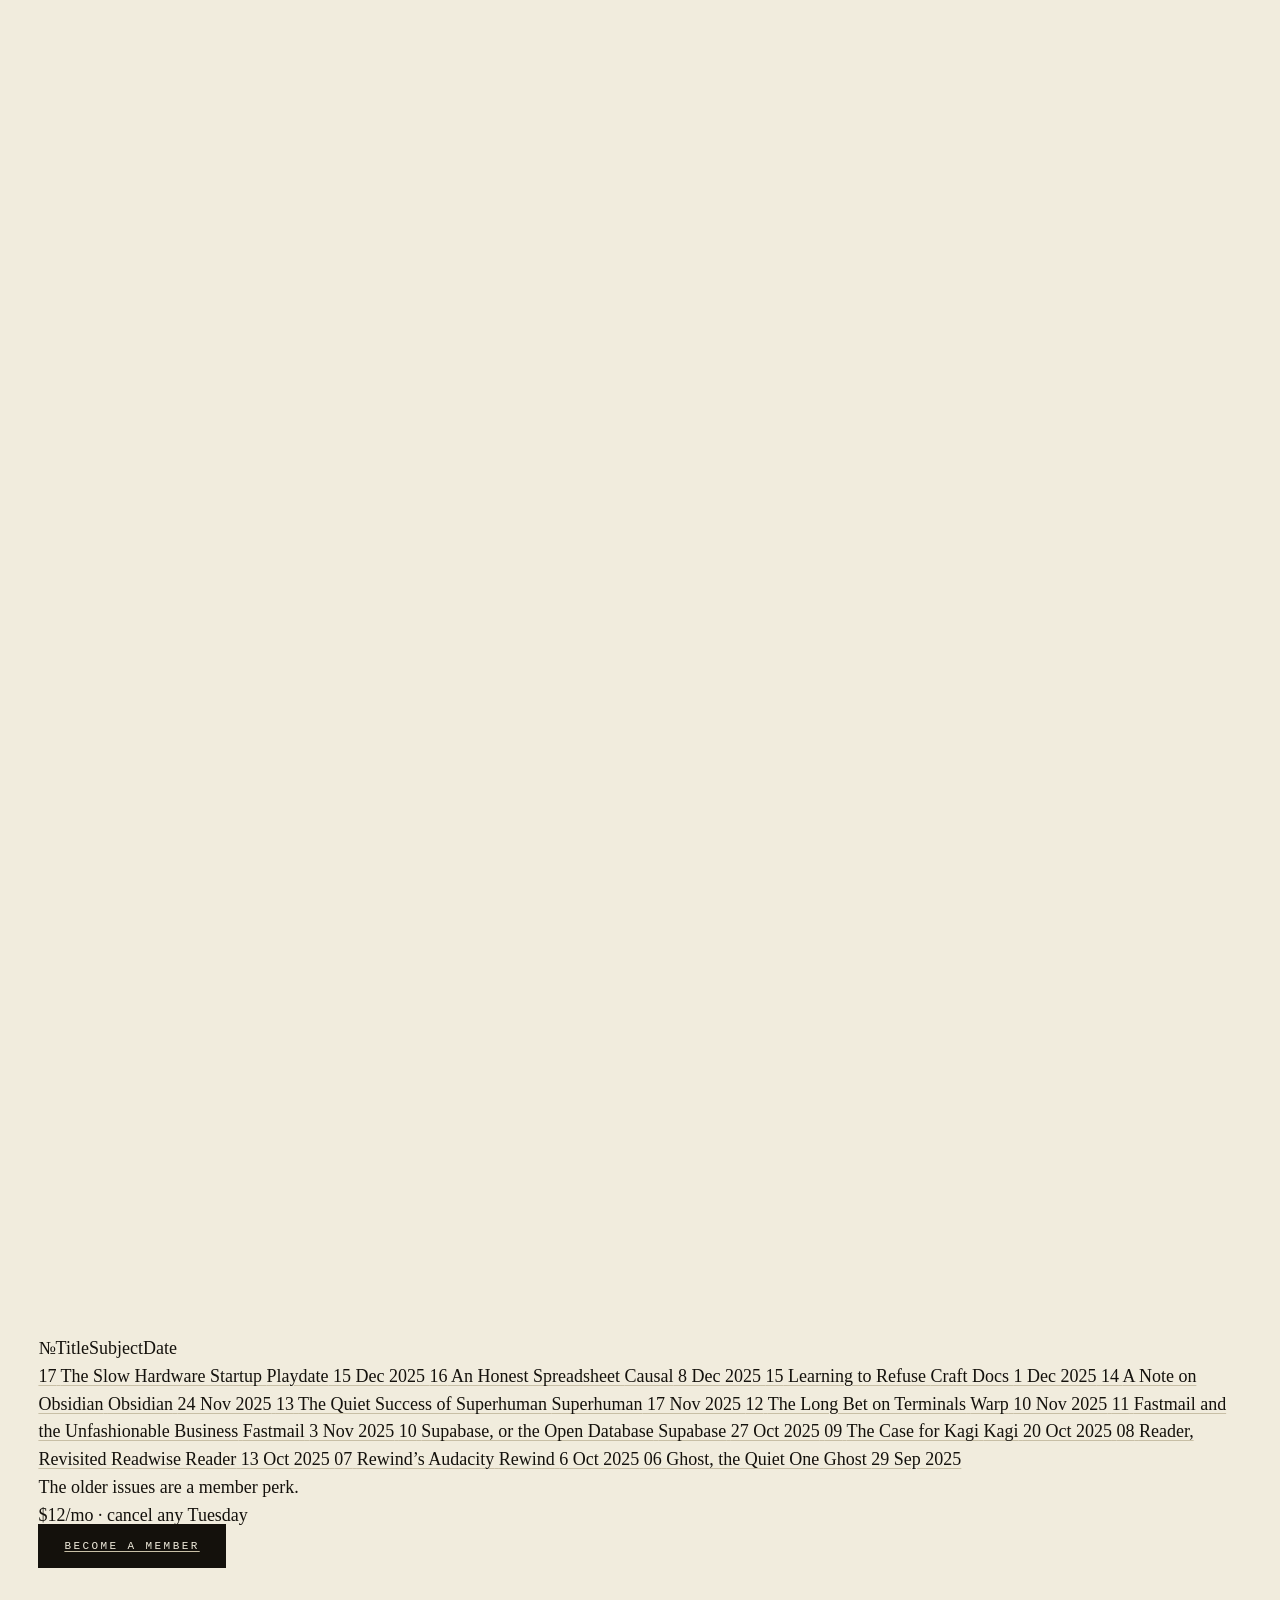
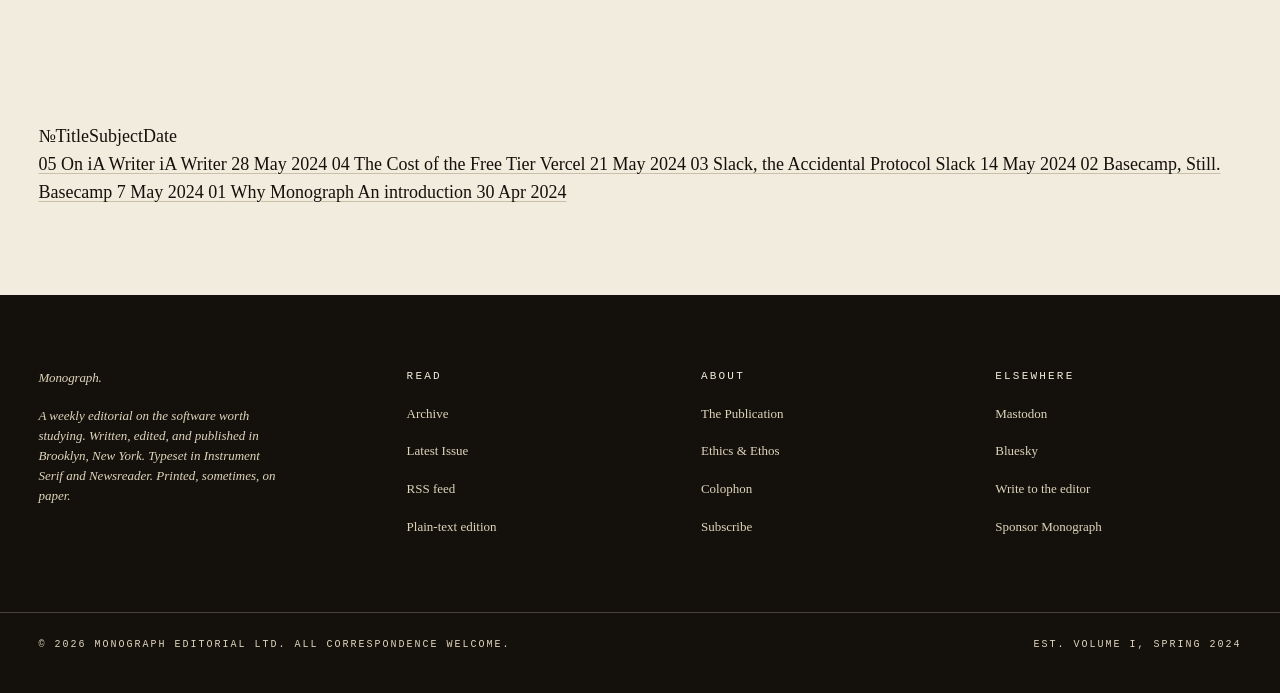
<file: archive.html>
<!doctype html>
<html lang="en">
<head>
<meta charset="utf-8">
<meta name="viewport" content="width=device-width, initial-scale=1">
<meta http-equiv="Content-Security-Policy" content="default-src 'self'; style-src 'self' https://fonts.googleapis.com; font-src 'self' https://fonts.gstatic.com; img-src 'self' data:; script-src 'self'; connect-src 'self'; frame-ancestors 'none'; base-uri 'self'; form-action 'self'; object-src 'none'; upgrade-insecure-requests">
<meta name="referrer" content="strict-origin-when-cross-origin">
<meta name="robots" content="index, follow">
<meta name="color-scheme" content="light">
<meta name="theme-color" content="#F1ECDD">
<title>The Archive — Monograph</title>
<meta name="description" content="Every issue of Monograph since Volume I. One product, every Tuesday.">

<link rel="preconnect" href="https://fonts.googleapis.com" crossorigin>
<link rel="preconnect" href="https://fonts.gstatic.com" crossorigin>
<link rel="stylesheet" href="https://fonts.googleapis.com/css2?family=Instrument+Serif:ital@0;1&family=Newsreader:ital,opsz,wght@0,6..72,300..700;1,6..72,300..700&family=JetBrains+Mono:wght@400;500&display=swap">
<link rel="stylesheet" href="assets/css/main.css">

<link rel="canonical" href="/archive.html">
</head>
<body>

<a class="skip" href="#main">Skip to content</a>

<header class="masthead" role="banner">
  <div class="shell masthead-inner">
    <div class="masthead-left">
      <span>Vol. III · №&nbsp;25</span>
      <span>Tuesday, 21 April 2026</span>
    </div>
    <h1 class="wordmark"><a href="index.html" aria-label="Monograph, home">Monograph</a></h1>
    <nav class="masthead-right" aria-label="Primary">
      <a href="archive.html" aria-current="page">Issues</a>
      <a href="about.html" data-minor>About</a>
      <a href="pricing.html">Subscribe</a>
    </nav>
  </div>
  <div class="masthead-sub">
    <div class="masthead-sub-inner">
      <span>A weekly correspondence on software worth studying.</span>
      <span>One product · every Tuesday · read slowly</span>
    </div>
  </div>
</header>

<main id="main">

<section class="page-head">
  <div class="shell">
    <p class="label reveal">The Archive</p>
    <h1 class="reveal">Every issue<br>we&rsquo;ve <em>published.</em></h1>
    <p class="dek reveal">Twenty-four weeks of quiet essays on twenty-four pieces of software. Newer issues are free for six months; older ones are free forever.</p>
  </div>
</section>

<section class="archive-body">
  <div class="shell">

    <div class="archive-year reveal">
      <h2>2026 &middot; Volume III</h2>
      <span class="label">Issues №&nbsp;19 — №&nbsp;25</span>
    </div>

    <div class="issue-grid">

      <a class="issue-card reveal" href="issues/025-path-test.html">
        <div class="thumb">
          <div class="cover cover--linear">
            <div class="cover-head"><span>Monograph</span><span>№&nbsp;25</span></div>
            <div class="cover-title">A Study<br>of Path Test.</div>
            <div class="cover-foot"><span>Path Test</span><span>2026</span></div>
            <div class="cover-num">25</div>
          </div>
        </div>
        <div class="meta"><span>№&nbsp;25 · 21 Apr 2026</span><span>10 min</span></div>
        <h3>A Study of Path Test</h3>
        <p class="subject">Path Test</p>
        <p class="sub">A stub essay about Path Test, generated for smoke testing.</p>
      </a>

      <a class="issue-card reveal" href="issues/024-linear.html">
        <div class="thumb">
          <div class="cover cover--linear">
            <div class="cover-head"><span>Monograph</span><span>№&nbsp;24</span></div>
            <div class="cover-title">The Cult<br>of Craft.</div>
            <div class="cover-foot"><span>Linear</span><span>2026</span></div>
            <div class="cover-num">24</div>
          </div>
        </div>
        <div class="meta"><span>№&nbsp;24 · 14 Apr 2026</span><span>12 min</span></div>
        <h3>The Cult of Craft</h3>
        <p class="subject">Linear</p>
        <p class="sub">How Linear turned issue tracking into a moving target the rest of the industry cannot quite catch.</p>
      </a>

      <a class="issue-card reveal" href="issues/023-arc.html">
        <div class="thumb">
          <div class="cover cover--arc">
            <div class="cover-head"><span>Monograph</span><span>№&nbsp;23</span></div>
            <div class="cover-title">Re&#8209;imagining<br>the Tab.</div>
            <div class="cover-foot"><span>Arc Browser</span><span>2026</span></div>
            <div class="cover-num">23</div>
          </div>
        </div>
        <div class="meta"><span>№&nbsp;23 · 7 Apr 2026</span><span>9 min</span></div>
        <h3>Re-imagining the Tab</h3>
        <p class="subject">Arc Browser</p>
        <p class="sub">Arc&rsquo;s quiet rebellion against the browser interface &mdash; and why it might have lost on purpose.</p>
      </a>

      <a class="issue-card reveal" href="issues/022-raycast.html">
        <div class="thumb">
          <div class="cover cover--raycast">
            <div class="cover-head"><span>Monograph</span><span>№&nbsp;22</span></div>
            <div class="cover-title">The Keyboard<br>as Interface.</div>
            <div class="cover-foot"><span>Raycast</span><span>2026</span></div>
            <div class="cover-num">22</div>
          </div>
        </div>
        <div class="meta"><span>№&nbsp;22 · 31 Mar 2026</span><span>10 min</span></div>
        <h3>The Keyboard as Interface</h3>
        <p class="subject">Raycast</p>
        <p class="sub">Raycast and the return of command-line ergonomics to the graphical desktop.</p>
      </a>

      <a class="issue-card reveal" href="issues/021-things.html">
        <div class="thumb">
          <div class="cover cover--things">
            <div class="cover-head"><span>Monograph</span><span>№&nbsp;21</span></div>
            <div class="cover-title">Seventeen<br>Years of No.</div>
            <div class="cover-foot"><span>Things 3</span><span>2026</span></div>
            <div class="cover-num">21</div>
          </div>
        </div>
        <div class="meta"><span>№&nbsp;21 · 24 Mar 2026</span><span>11 min</span></div>
        <h3>Seventeen Years of No</h3>
        <p class="subject">Things 3</p>
        <p class="sub">What seventeen years of deliberate refusal teaches about product discipline.</p>
      </a>

      <a class="issue-card reveal" href="issues/020-figma.html">
        <div class="thumb">
          <div class="cover cover--figma">
            <div class="cover-head"><span>Monograph</span><span>№&nbsp;20</span></div>
            <div class="cover-title">The<br>Multiplayer<br>Bet.</div>
            <div class="cover-foot"><span>Figma</span><span>2026</span></div>
            <div class="cover-num">20</div>
          </div>
        </div>
        <div class="meta"><span>№&nbsp;20 · 17 Mar 2026</span><span>14 min</span></div>
        <h3>The Multiplayer Bet</h3>
        <p class="subject">Figma</p>
        <p class="sub">Collaborative design before the world was ready &mdash; and the six lonely years it took.</p>
      </a>

      <a class="issue-card reveal" href="issues/019-notion.html">
        <div class="thumb">
          <div class="cover cover--notion">
            <div class="cover-head"><span>Monograph</span><span>№&nbsp;19</span></div>
            <div class="cover-title">The Lego<br>Problem.</div>
            <div class="cover-foot"><span>Notion</span><span>2026</span></div>
            <div class="cover-num">19</div>
          </div>
        </div>
        <div class="meta"><span>№&nbsp;19 · 10 Mar 2026</span><span>12 min</span></div>
        <h3>The Lego Problem</h3>
        <p class="subject">Notion</p>
        <p class="sub">Notion&rsquo;s long-running trade-off between flexibility and opinion, freshly examined.</p>
      </a>

    </div>

    <div class="archive-year reveal">
      <h2>2025 &middot; Volume II</h2>
      <span class="label">Issues №&nbsp;06 — №&nbsp;17 &middot; members only</span>
    </div>

    <div style="display:grid;grid-template-columns:1fr;gap:0;border:1px solid var(--ink);">
      <div style="display:grid;grid-template-columns:60px 1fr 1fr auto;gap:20px;padding:16px 22px;border-bottom:1px solid var(--ink);background:var(--paper-soft);font-family:var(--mono);font-size:var(--fs-micro);text-transform:uppercase;letter-spacing:0.2em;color:var(--ink-3);">
        <span>№</span><span>Title</span><span>Subject</span><span>Date</span>
      </div>
      <a href="pricing.html" style="display:grid;grid-template-columns:60px 1fr 1fr auto;gap:20px;padding:20px 22px;border-bottom:1px solid var(--rule-soft);text-decoration:none;color:inherit;align-items:baseline;">
        <span style="font-family:var(--serif-display);font-size:28px;line-height:1;color:var(--accent);">17</span>
        <span style="font-family:var(--serif-display);font-size:24px;line-height:1.05;">The Slow Hardware Startup</span>
        <span style="font-family:var(--mono);font-size:var(--fs-micro);letter-spacing:0.15em;text-transform:uppercase;color:var(--ink-3);">Playdate</span>
        <span style="font-family:var(--mono);font-size:var(--fs-micro);letter-spacing:0.12em;color:var(--ink-3);">15 Dec 2025</span>
      </a>
      <a href="pricing.html" style="display:grid;grid-template-columns:60px 1fr 1fr auto;gap:20px;padding:20px 22px;border-bottom:1px solid var(--rule-soft);text-decoration:none;color:inherit;align-items:baseline;">
        <span style="font-family:var(--serif-display);font-size:28px;line-height:1;color:var(--accent);">16</span>
        <span style="font-family:var(--serif-display);font-size:24px;line-height:1.05;">An Honest Spreadsheet</span>
        <span style="font-family:var(--mono);font-size:var(--fs-micro);letter-spacing:0.15em;text-transform:uppercase;color:var(--ink-3);">Causal</span>
        <span style="font-family:var(--mono);font-size:var(--fs-micro);letter-spacing:0.12em;color:var(--ink-3);">8 Dec 2025</span>
      </a>
      <a href="pricing.html" style="display:grid;grid-template-columns:60px 1fr 1fr auto;gap:20px;padding:20px 22px;border-bottom:1px solid var(--rule-soft);text-decoration:none;color:inherit;align-items:baseline;">
        <span style="font-family:var(--serif-display);font-size:28px;line-height:1;color:var(--accent);">15</span>
        <span style="font-family:var(--serif-display);font-size:24px;line-height:1.05;">Learning to Refuse</span>
        <span style="font-family:var(--mono);font-size:var(--fs-micro);letter-spacing:0.15em;text-transform:uppercase;color:var(--ink-3);">Craft Docs</span>
        <span style="font-family:var(--mono);font-size:var(--fs-micro);letter-spacing:0.12em;color:var(--ink-3);">1 Dec 2025</span>
      </a>
      <a href="pricing.html" style="display:grid;grid-template-columns:60px 1fr 1fr auto;gap:20px;padding:20px 22px;border-bottom:1px solid var(--rule-soft);text-decoration:none;color:inherit;align-items:baseline;">
        <span style="font-family:var(--serif-display);font-size:28px;line-height:1;color:var(--accent);">14</span>
        <span style="font-family:var(--serif-display);font-size:24px;line-height:1.05;">A Note on Obsidian</span>
        <span style="font-family:var(--mono);font-size:var(--fs-micro);letter-spacing:0.15em;text-transform:uppercase;color:var(--ink-3);">Obsidian</span>
        <span style="font-family:var(--mono);font-size:var(--fs-micro);letter-spacing:0.12em;color:var(--ink-3);">24 Nov 2025</span>
      </a>
      <a href="pricing.html" style="display:grid;grid-template-columns:60px 1fr 1fr auto;gap:20px;padding:20px 22px;border-bottom:1px solid var(--rule-soft);text-decoration:none;color:inherit;align-items:baseline;">
        <span style="font-family:var(--serif-display);font-size:28px;line-height:1;color:var(--accent);">13</span>
        <span style="font-family:var(--serif-display);font-size:24px;line-height:1.05;">The Quiet Success of Superhuman</span>
        <span style="font-family:var(--mono);font-size:var(--fs-micro);letter-spacing:0.15em;text-transform:uppercase;color:var(--ink-3);">Superhuman</span>
        <span style="font-family:var(--mono);font-size:var(--fs-micro);letter-spacing:0.12em;color:var(--ink-3);">17 Nov 2025</span>
      </a>
      <a href="pricing.html" style="display:grid;grid-template-columns:60px 1fr 1fr auto;gap:20px;padding:20px 22px;border-bottom:1px solid var(--rule-soft);text-decoration:none;color:inherit;align-items:baseline;">
        <span style="font-family:var(--serif-display);font-size:28px;line-height:1;color:var(--accent);">12</span>
        <span style="font-family:var(--serif-display);font-size:24px;line-height:1.05;">The Long Bet on Terminals</span>
        <span style="font-family:var(--mono);font-size:var(--fs-micro);letter-spacing:0.15em;text-transform:uppercase;color:var(--ink-3);">Warp</span>
        <span style="font-family:var(--mono);font-size:var(--fs-micro);letter-spacing:0.12em;color:var(--ink-3);">10 Nov 2025</span>
      </a>
      <a href="pricing.html" style="display:grid;grid-template-columns:60px 1fr 1fr auto;gap:20px;padding:20px 22px;border-bottom:1px solid var(--rule-soft);text-decoration:none;color:inherit;align-items:baseline;">
        <span style="font-family:var(--serif-display);font-size:28px;line-height:1;color:var(--accent);">11</span>
        <span style="font-family:var(--serif-display);font-size:24px;line-height:1.05;">Fastmail and the Unfashionable Business</span>
        <span style="font-family:var(--mono);font-size:var(--fs-micro);letter-spacing:0.15em;text-transform:uppercase;color:var(--ink-3);">Fastmail</span>
        <span style="font-family:var(--mono);font-size:var(--fs-micro);letter-spacing:0.12em;color:var(--ink-3);">3 Nov 2025</span>
      </a>
      <a href="pricing.html" style="display:grid;grid-template-columns:60px 1fr 1fr auto;gap:20px;padding:20px 22px;border-bottom:1px solid var(--rule-soft);text-decoration:none;color:inherit;align-items:baseline;">
        <span style="font-family:var(--serif-display);font-size:28px;line-height:1;color:var(--accent);">10</span>
        <span style="font-family:var(--serif-display);font-size:24px;line-height:1.05;">Supabase, or the Open Database</span>
        <span style="font-family:var(--mono);font-size:var(--fs-micro);letter-spacing:0.15em;text-transform:uppercase;color:var(--ink-3);">Supabase</span>
        <span style="font-family:var(--mono);font-size:var(--fs-micro);letter-spacing:0.12em;color:var(--ink-3);">27 Oct 2025</span>
      </a>
      <a href="pricing.html" style="display:grid;grid-template-columns:60px 1fr 1fr auto;gap:20px;padding:20px 22px;border-bottom:1px solid var(--rule-soft);text-decoration:none;color:inherit;align-items:baseline;">
        <span style="font-family:var(--serif-display);font-size:28px;line-height:1;color:var(--accent);">09</span>
        <span style="font-family:var(--serif-display);font-size:24px;line-height:1.05;">The Case for Kagi</span>
        <span style="font-family:var(--mono);font-size:var(--fs-micro);letter-spacing:0.15em;text-transform:uppercase;color:var(--ink-3);">Kagi</span>
        <span style="font-family:var(--mono);font-size:var(--fs-micro);letter-spacing:0.12em;color:var(--ink-3);">20 Oct 2025</span>
      </a>
      <a href="pricing.html" style="display:grid;grid-template-columns:60px 1fr 1fr auto;gap:20px;padding:20px 22px;border-bottom:1px solid var(--rule-soft);text-decoration:none;color:inherit;align-items:baseline;">
        <span style="font-family:var(--serif-display);font-size:28px;line-height:1;color:var(--accent);">08</span>
        <span style="font-family:var(--serif-display);font-size:24px;line-height:1.05;">Reader, Revisited</span>
        <span style="font-family:var(--mono);font-size:var(--fs-micro);letter-spacing:0.15em;text-transform:uppercase;color:var(--ink-3);">Readwise Reader</span>
        <span style="font-family:var(--mono);font-size:var(--fs-micro);letter-spacing:0.12em;color:var(--ink-3);">13 Oct 2025</span>
      </a>
      <a href="pricing.html" style="display:grid;grid-template-columns:60px 1fr 1fr auto;gap:20px;padding:20px 22px;border-bottom:1px solid var(--rule-soft);text-decoration:none;color:inherit;align-items:baseline;">
        <span style="font-family:var(--serif-display);font-size:28px;line-height:1;color:var(--accent);">07</span>
        <span style="font-family:var(--serif-display);font-size:24px;line-height:1.05;">Rewind&rsquo;s Audacity</span>
        <span style="font-family:var(--mono);font-size:var(--fs-micro);letter-spacing:0.15em;text-transform:uppercase;color:var(--ink-3);">Rewind</span>
        <span style="font-family:var(--mono);font-size:var(--fs-micro);letter-spacing:0.12em;color:var(--ink-3);">6 Oct 2025</span>
      </a>
      <a href="pricing.html" style="display:grid;grid-template-columns:60px 1fr 1fr auto;gap:20px;padding:20px 22px;text-decoration:none;color:inherit;align-items:baseline;">
        <span style="font-family:var(--serif-display);font-size:28px;line-height:1;color:var(--accent);">06</span>
        <span style="font-family:var(--serif-display);font-size:24px;line-height:1.05;">Ghost, the Quiet One</span>
        <span style="font-family:var(--mono);font-size:var(--fs-micro);letter-spacing:0.15em;text-transform:uppercase;color:var(--ink-3);">Ghost</span>
        <span style="font-family:var(--mono);font-size:var(--fs-micro);letter-spacing:0.12em;color:var(--ink-3);">29 Sep 2025</span>
      </a>
    </div>

    <div style="text-align:center;padding:36px 20px;border:1px solid var(--ink);border-top:0;background:var(--paper-soft);">
      <p style="font-family:var(--serif-display);font-size:30px;line-height:1.1;margin-bottom:14px;">The older issues are a member perk.</p>
      <p style="font-family:var(--mono);font-size:var(--fs-micro);letter-spacing:0.18em;text-transform:uppercase;color:var(--ink-3);margin-bottom:22px;">$12/mo &middot; cancel any Tuesday</p>
      <a href="pricing.html" class="btn">Become a Member</a>
    </div>

    <div class="archive-year reveal" style="margin-top:72px;">
      <h2>2024 &middot; Volume I</h2>
      <span class="label">Issues №&nbsp;01 — №&nbsp;05 &middot; founder&rsquo;s run</span>
    </div>

    <div style="display:grid;grid-template-columns:1fr;gap:0;border:1px solid var(--ink);">
      <div style="display:grid;grid-template-columns:60px 1fr 1fr auto;gap:20px;padding:16px 22px;border-bottom:1px solid var(--ink);background:var(--paper-soft);font-family:var(--mono);font-size:var(--fs-micro);text-transform:uppercase;letter-spacing:0.2em;color:var(--ink-3);">
        <span>№</span><span>Title</span><span>Subject</span><span>Date</span>
      </div>
      <a href="pricing.html" style="display:grid;grid-template-columns:60px 1fr 1fr auto;gap:20px;padding:20px 22px;border-bottom:1px solid var(--rule-soft);text-decoration:none;color:inherit;align-items:baseline;">
        <span style="font-family:var(--serif-display);font-size:28px;line-height:1;color:var(--accent);">05</span>
        <span style="font-family:var(--serif-display);font-size:24px;line-height:1.05;">On iA Writer</span>
        <span style="font-family:var(--mono);font-size:var(--fs-micro);letter-spacing:0.15em;text-transform:uppercase;color:var(--ink-3);">iA Writer</span>
        <span style="font-family:var(--mono);font-size:var(--fs-micro);letter-spacing:0.12em;color:var(--ink-3);">28 May 2024</span>
      </a>
      <a href="pricing.html" style="display:grid;grid-template-columns:60px 1fr 1fr auto;gap:20px;padding:20px 22px;border-bottom:1px solid var(--rule-soft);text-decoration:none;color:inherit;align-items:baseline;">
        <span style="font-family:var(--serif-display);font-size:28px;line-height:1;color:var(--accent);">04</span>
        <span style="font-family:var(--serif-display);font-size:24px;line-height:1.05;">The Cost of the Free Tier</span>
        <span style="font-family:var(--mono);font-size:var(--fs-micro);letter-spacing:0.15em;text-transform:uppercase;color:var(--ink-3);">Vercel</span>
        <span style="font-family:var(--mono);font-size:var(--fs-micro);letter-spacing:0.12em;color:var(--ink-3);">21 May 2024</span>
      </a>
      <a href="pricing.html" style="display:grid;grid-template-columns:60px 1fr 1fr auto;gap:20px;padding:20px 22px;border-bottom:1px solid var(--rule-soft);text-decoration:none;color:inherit;align-items:baseline;">
        <span style="font-family:var(--serif-display);font-size:28px;line-height:1;color:var(--accent);">03</span>
        <span style="font-family:var(--serif-display);font-size:24px;line-height:1.05;">Slack, the Accidental Protocol</span>
        <span style="font-family:var(--mono);font-size:var(--fs-micro);letter-spacing:0.15em;text-transform:uppercase;color:var(--ink-3);">Slack</span>
        <span style="font-family:var(--mono);font-size:var(--fs-micro);letter-spacing:0.12em;color:var(--ink-3);">14 May 2024</span>
      </a>
      <a href="pricing.html" style="display:grid;grid-template-columns:60px 1fr 1fr auto;gap:20px;padding:20px 22px;border-bottom:1px solid var(--rule-soft);text-decoration:none;color:inherit;align-items:baseline;">
        <span style="font-family:var(--serif-display);font-size:28px;line-height:1;color:var(--accent);">02</span>
        <span style="font-family:var(--serif-display);font-size:24px;line-height:1.05;">Basecamp, Still.</span>
        <span style="font-family:var(--mono);font-size:var(--fs-micro);letter-spacing:0.15em;text-transform:uppercase;color:var(--ink-3);">Basecamp</span>
        <span style="font-family:var(--mono);font-size:var(--fs-micro);letter-spacing:0.12em;color:var(--ink-3);">7 May 2024</span>
      </a>
      <a href="pricing.html" style="display:grid;grid-template-columns:60px 1fr 1fr auto;gap:20px;padding:20px 22px;text-decoration:none;color:inherit;align-items:baseline;">
        <span style="font-family:var(--serif-display);font-size:28px;line-height:1;color:var(--accent);">01</span>
        <span style="font-family:var(--serif-display);font-size:24px;line-height:1.05;">Why Monograph</span>
        <span style="font-family:var(--mono);font-size:var(--fs-micro);letter-spacing:0.15em;text-transform:uppercase;color:var(--ink-3);">An introduction</span>
        <span style="font-family:var(--mono);font-size:var(--fs-micro);letter-spacing:0.12em;color:var(--ink-3);">30 Apr 2024</span>
      </a>
    </div>

  </div>
</section>

</main>

<footer class="colophon" role="contentinfo">
  <div class="shell colophon-grid">
    <div>
      <p class="colophon-mark">Monograph.</p>
      <p>A weekly editorial on the software worth studying. Written, edited, and published in Brooklyn, New York. Typeset in Instrument Serif and Newsreader. Printed, sometimes, on paper.</p>
    </div>
    <div>
      <h4>Read</h4>
      <ul>
        <li><a href="archive.html">Archive</a></li>
        <li><a href="issues/024-linear.html">Latest Issue</a></li>
        <li><a href="#">RSS feed</a></li>
        <li><a href="#">Plain-text edition</a></li>
      </ul>
    </div>
    <div>
      <h4>About</h4>
      <ul>
        <li><a href="about.html">The Publication</a></li>
        <li><a href="about.html#ethics">Ethics &amp; Ethos</a></li>
        <li><a href="about.html#colophon">Colophon</a></li>
        <li><a href="pricing.html">Subscribe</a></li>
      </ul>
    </div>
    <div>
      <h4>Elsewhere</h4>
      <ul>
        <li><a href="#" rel="noopener noreferrer">Mastodon</a></li>
        <li><a href="#" rel="noopener noreferrer">Bluesky</a></li>
        <li><a href="mailto:editor@monograph.press">Write to the editor</a></li>
        <li><a href="#" rel="noopener noreferrer">Sponsor Monograph</a></li>
      </ul>
    </div>
  </div>

  <div class="shell colophon-bottom">
    <span>© <span data-year>2026</span> Monograph Editorial Ltd. All correspondence welcome.</span>
    <span>Est. Volume I, Spring 2024</span>
  </div>
</footer>

<script src="assets/js/main.js" defer></script>
</body>
</html>
</file>
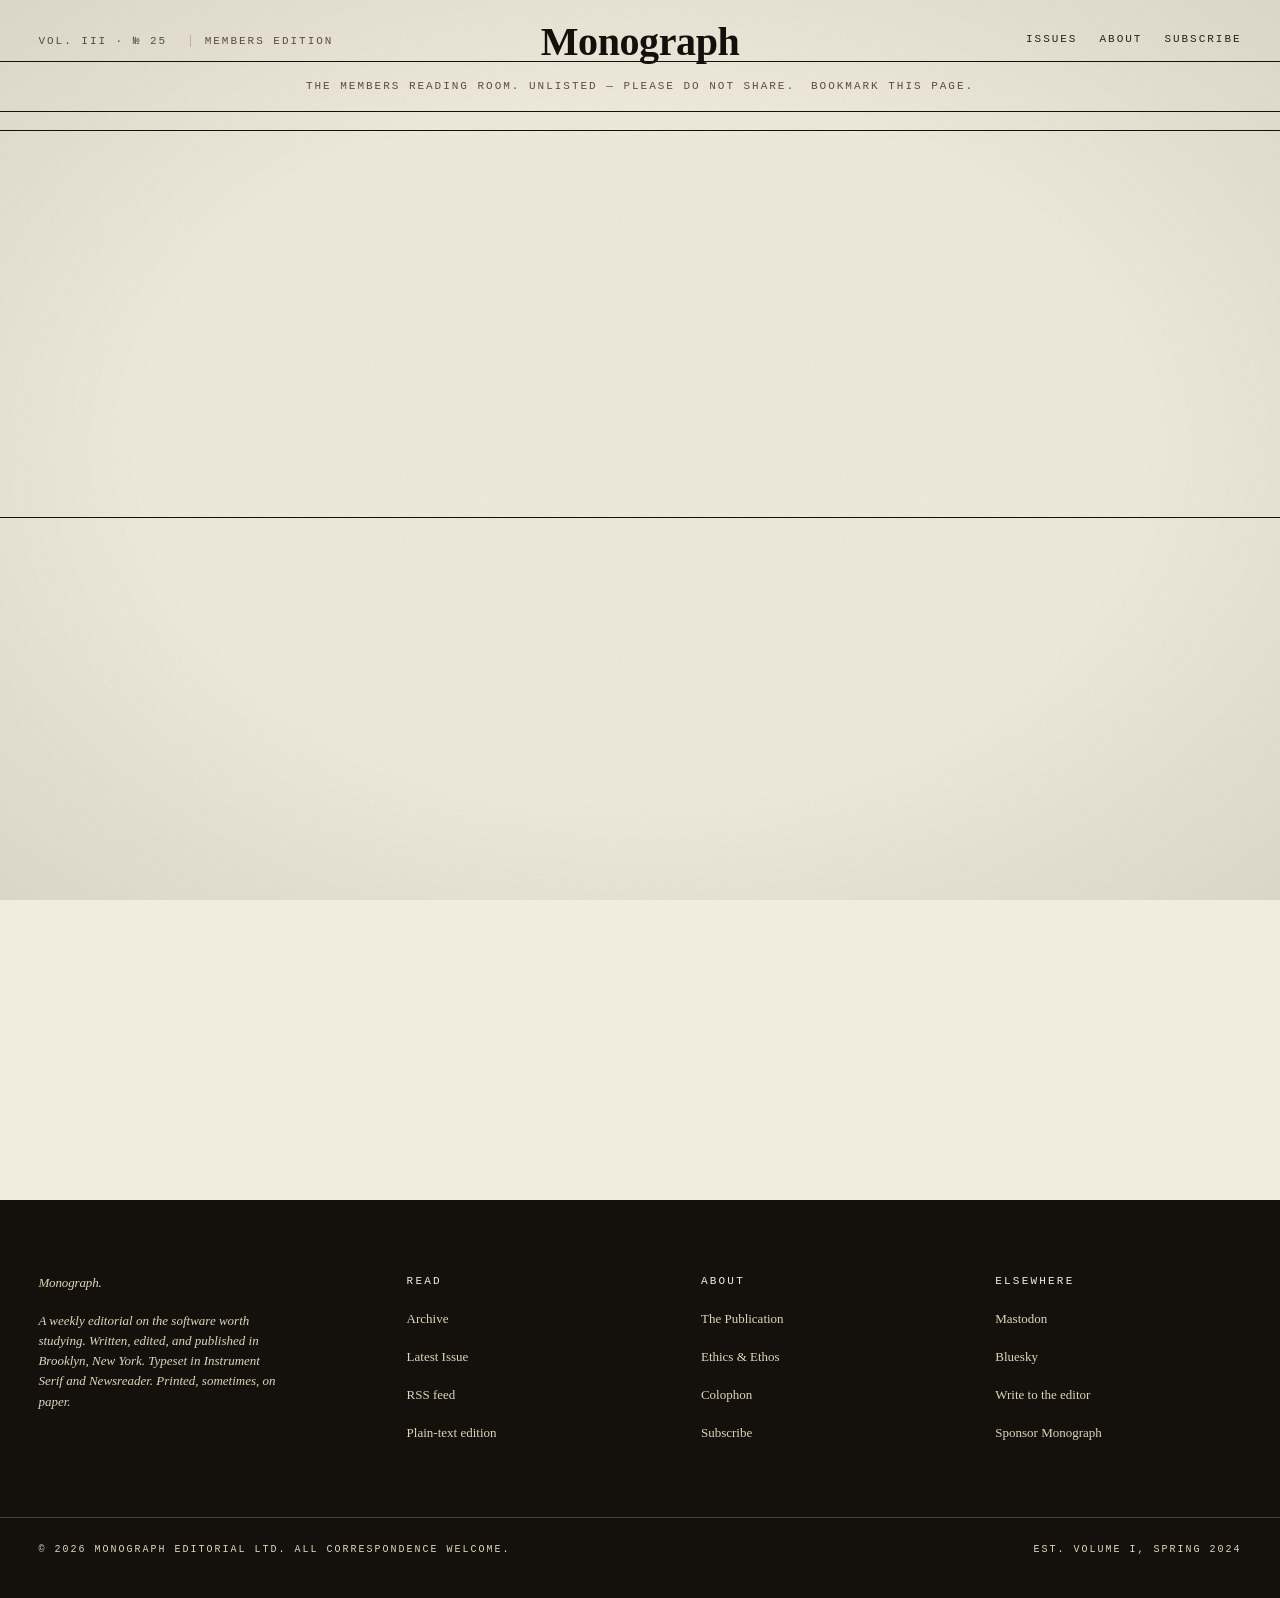
<file: members.html>
<!doctype html>
<html lang="en">
<head>
<meta charset="utf-8">
<meta name="viewport" content="width=device-width, initial-scale=1">
<meta http-equiv="Content-Security-Policy" content="default-src 'self'; style-src 'self' https://fonts.googleapis.com; font-src 'self' https://fonts.gstatic.com; img-src 'self' data:; script-src 'self'; connect-src 'self'; frame-ancestors 'none'; base-uri 'self'; form-action 'self'; object-src 'none'; upgrade-insecure-requests">
<meta name="referrer" content="strict-origin-when-cross-origin">
<meta name="robots" content="noindex, nofollow">
<meta name="color-scheme" content="light">
<meta name="theme-color" content="#F1ECDD">
<title>Members Reading Room &mdash; Monograph</title>
<meta name="description" content="The members-only reading room for Monograph subscribers.">

<link rel="preconnect" href="https://fonts.googleapis.com" crossorigin>
<link rel="preconnect" href="https://fonts.gstatic.com" crossorigin>
<link rel="stylesheet" href="https://fonts.googleapis.com/css2?family=Instrument+Serif:ital@0;1&family=Newsreader:ital,opsz,wght@0,6..72,300..700;1,6..72,300..700&family=JetBrains+Mono:wght@400;500&display=swap">
<link rel="stylesheet" href="assets/css/main.css">

<link rel="canonical" href="/members.html">
</head>
<body>

<a class="skip" href="#main">Skip to content</a>

<header class="masthead" role="banner">
  <div class="shell masthead-inner">
    <div class="masthead-left">
      <span>Vol. III &middot; №&nbsp;25</span>
      <span>Members Edition</span>
    </div>
    <h1 class="wordmark"><a href="index.html" aria-label="Monograph, home">Monograph</a></h1>
    <nav class="masthead-right" aria-label="Primary">
      <a href="archive.html">Issues</a>
      <a href="about.html" data-minor>About</a>
      <a href="pricing.html">Subscribe</a>
    </nav>
  </div>
  <div class="masthead-sub">
    <div class="masthead-sub-inner">
      <span>The members reading room. Unlisted &mdash; please do not share.</span>
      <span>Bookmark this page.</span>
    </div>
  </div>
</header>

<main id="main">

<section class="page-head">
  <div class="shell">
    <p class="label reveal">Members Reading Room</p>
    <h1 class="reveal">Welcome, <em>reader.</em></h1>
    <p class="dek reveal">Every issue of Monograph, including the ones that have aged beyond the free six-month window. Quarterly long-form and Patron-only material will appear here as it publishes.</p>
  </div>
</section>

<section class="pricing-section" style="padding-top:48px;padding-bottom:88px;">
  <div class="shell" style="max-width:760px;">
    <div class="reveal" style="font-family:var(--serif-body);font-size:var(--fs-lg);line-height:1.55;color:var(--ink);">
      <p><em>A note on this URL.</em> This page is unlisted, not authenticated. Anyone with the link can read it. We share it only in the welcome email we send when a membership activates, and then once again every six months as a gentle reminder. If it begins circulating beyond the membership, we will rotate the URL and mail you the new one. Please do not share it publicly.</p>

      <hr class="rule" style="margin:48px 0;">

      <h2 style="font-family:var(--serif-display);font-size:36px;letter-spacing:-0.01em;margin-bottom:24px;">The complete archive</h2>
      <p>Every issue, oldest to newest, is available to you here. Issues published within the last six months are also available on the public archive page; older issues will, over time, live only here.</p>

      <div style="margin-top:32px;">
        <a class="btn" href="archive.html">Browse every issue</a>
      </div>

      <hr class="rule" style="margin:64px 0;">

      <h2 style="font-family:var(--serif-display);font-size:36px;letter-spacing:-0.01em;margin-bottom:24px;">The quarterly long-form</h2>
      <p>Four times a year we publish a longer essay &mdash; usually 6,000 to 8,000 words on a single product or pattern. Each one will be emailed to members and archived here.</p>

      <p style="color:var(--ink-3);font-style:italic;margin-top:24px;">The first long-form will be published in summer 2026. This section will populate as the essays appear.</p>

      <hr class="rule" style="margin:64px 0;">

      <h2 style="font-family:var(--serif-display);font-size:36px;letter-spacing:-0.01em;margin-bottom:24px;">The annual book</h2>
      <p>Each December we print the year's issues as a hardcover. Patrons receive a copy with their name set in type on the inside cover; members can purchase additional copies at cost. We will email you in October to confirm shipping details.</p>

      <hr class="rule" style="margin:64px 0;">

      <h2 style="font-family:var(--serif-display);font-size:36px;letter-spacing:-0.01em;margin-bottom:24px;">Managing your membership</h2>
      <p>To pause, cancel, switch between monthly and annual, or update your card, the link in any Stripe receipt takes you to a customer portal. Or write to <a href="mailto:editor@monograph.press">editor@monograph.press</a> and we will sort it within the day.</p>
    </div>
  </div>
</section>

</main>

<footer class="colophon" role="contentinfo">
  <div class="shell colophon-grid">
    <div>
      <p class="colophon-mark">Monograph.</p>
      <p>A weekly editorial on the software worth studying. Written, edited, and published in Brooklyn, New York. Typeset in Instrument Serif and Newsreader. Printed, sometimes, on paper.</p>
    </div>
    <div>
      <h4>Read</h4>
      <ul>
        <li><a href="archive.html">Archive</a></li>
        <li><a href="issues/024-linear.html">Latest Issue</a></li>
        <li><a href="#">RSS feed</a></li>
        <li><a href="#">Plain-text edition</a></li>
      </ul>
    </div>
    <div>
      <h4>About</h4>
      <ul>
        <li><a href="about.html">The Publication</a></li>
        <li><a href="about.html#ethics">Ethics &amp; Ethos</a></li>
        <li><a href="about.html#colophon">Colophon</a></li>
        <li><a href="pricing.html">Subscribe</a></li>
      </ul>
    </div>
    <div>
      <h4>Elsewhere</h4>
      <ul>
        <li><a href="#" rel="noopener noreferrer">Mastodon</a></li>
        <li><a href="#" rel="noopener noreferrer">Bluesky</a></li>
        <li><a href="mailto:editor@monograph.press">Write to the editor</a></li>
        <li><a href="#" rel="noopener noreferrer">Sponsor Monograph</a></li>
      </ul>
    </div>
  </div>

  <div class="shell colophon-bottom">
    <span>&copy; <span data-year>2026</span> Monograph Editorial Ltd. All correspondence welcome.</span>
    <span>Est. Volume I, Spring 2024</span>
  </div>
</footer>

<script src="assets/js/main.js" defer></script>
</body>
</html>
</file>
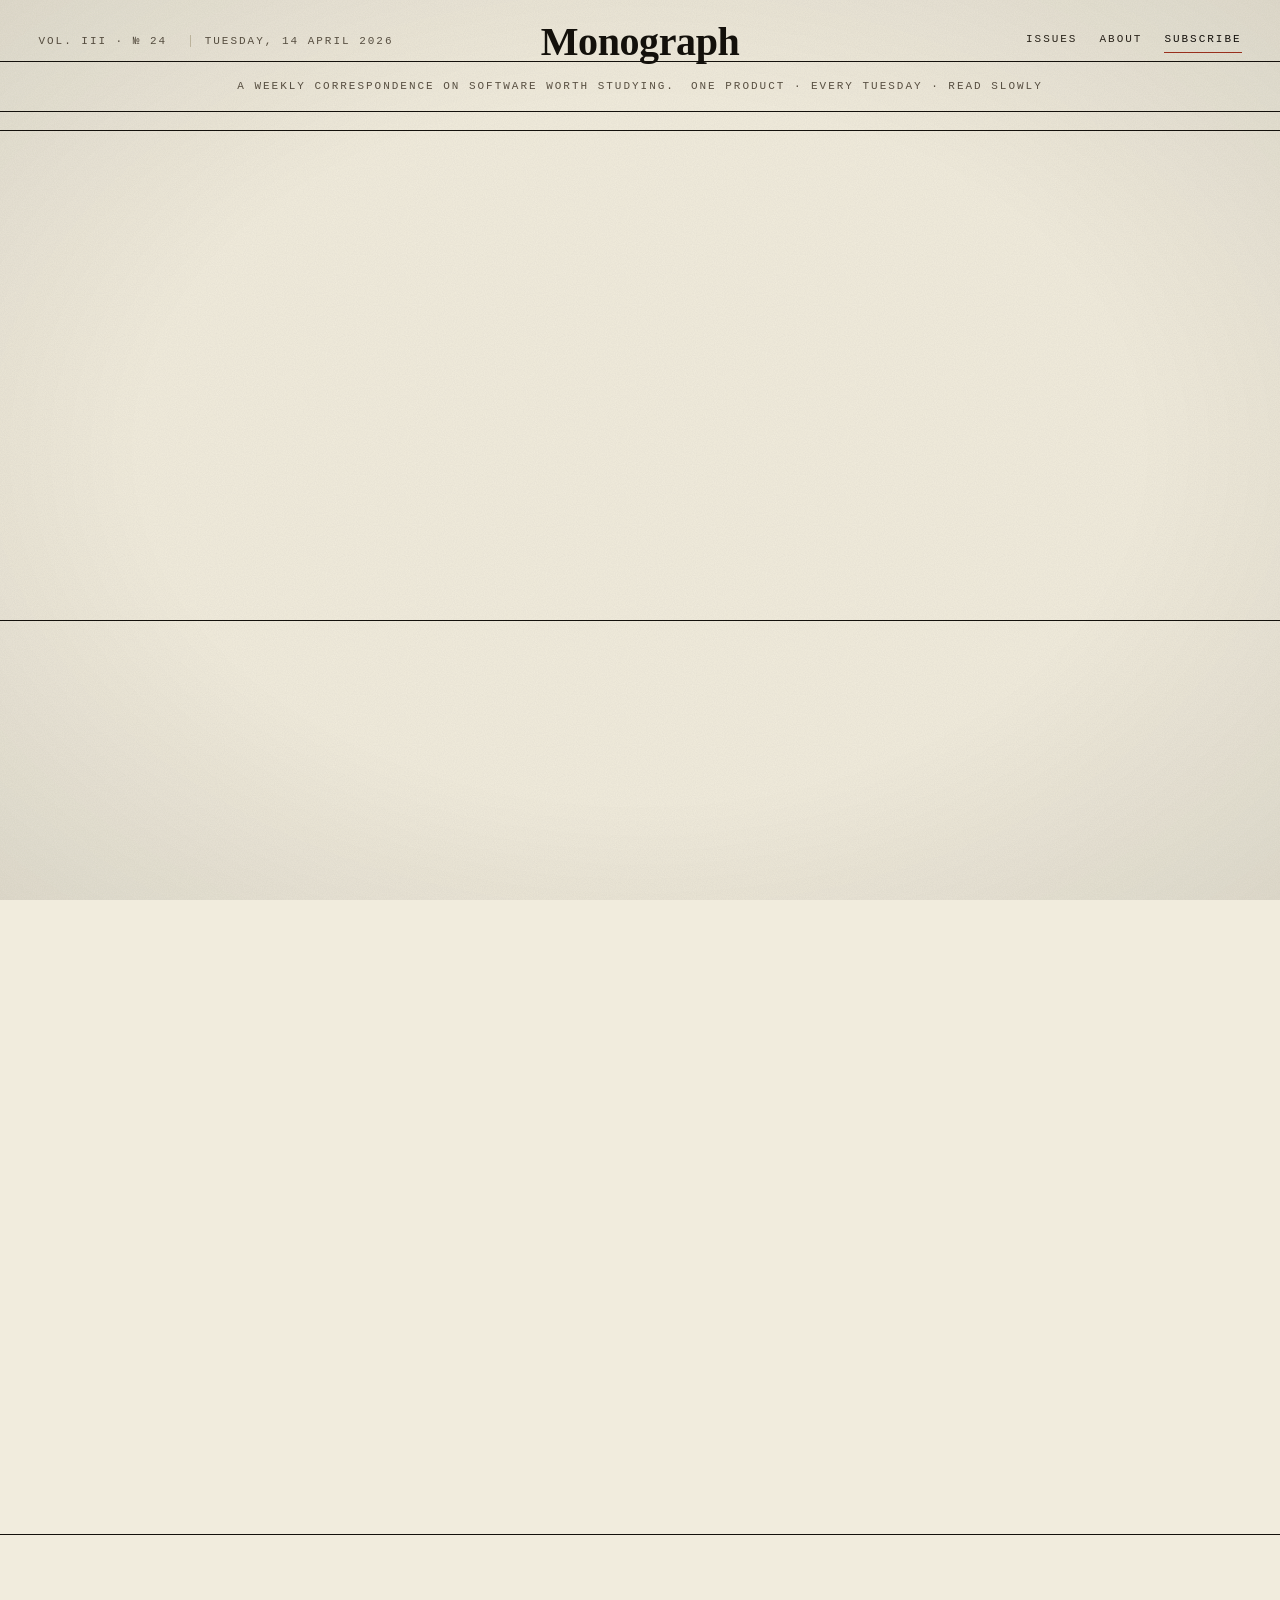
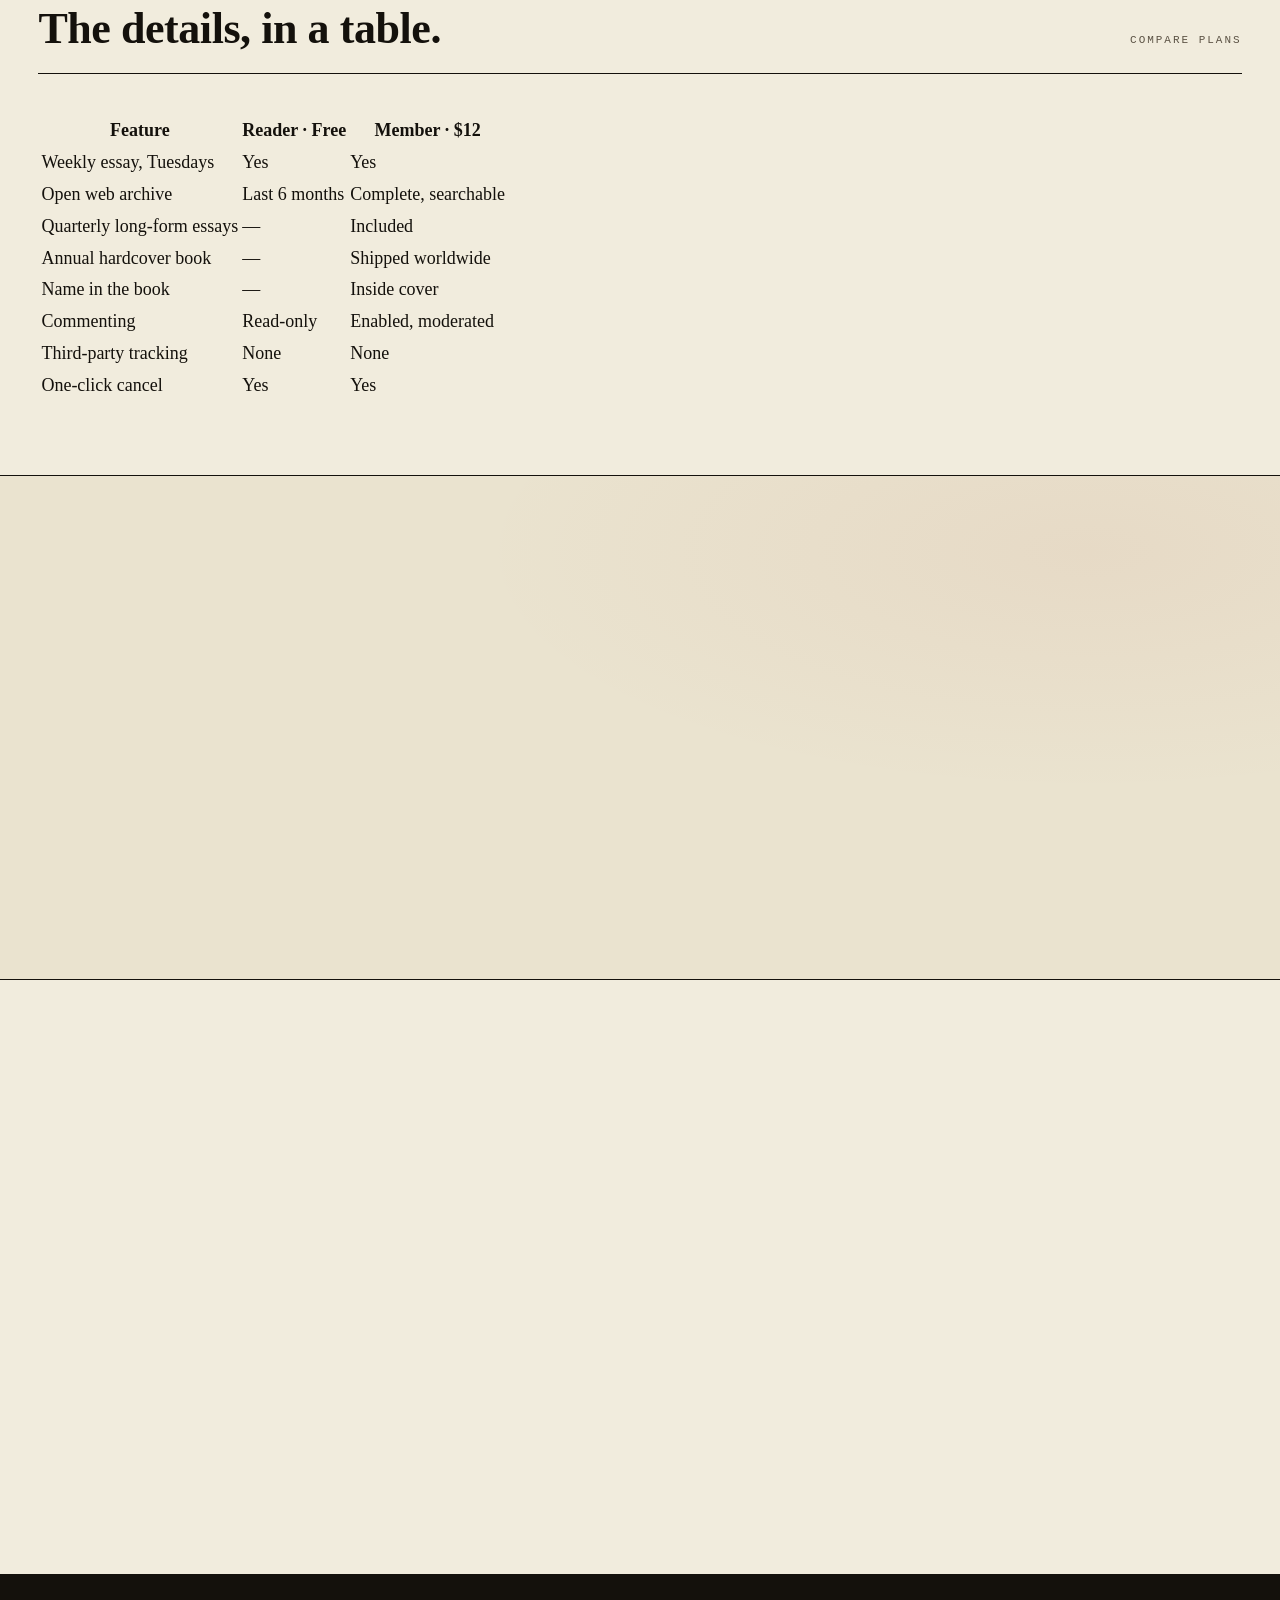
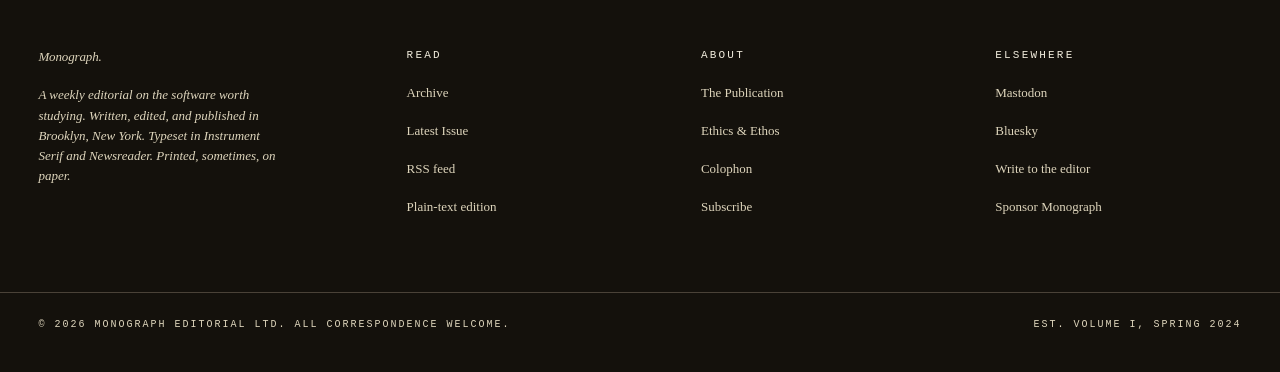
<file: pricing.html>
<!doctype html>
<html lang="en">
<head>
<meta charset="utf-8">
<meta name="viewport" content="width=device-width, initial-scale=1">
<meta http-equiv="Content-Security-Policy" content="default-src 'self'; style-src 'self' https://fonts.googleapis.com; font-src 'self' https://fonts.gstatic.com; img-src 'self' data:; script-src 'self'; connect-src 'self'; frame-ancestors 'none'; base-uri 'self'; form-action 'self'; object-src 'none'; upgrade-insecure-requests">
<meta name="referrer" content="strict-origin-when-cross-origin">
<meta name="robots" content="index, follow">
<meta name="color-scheme" content="light">
<meta name="theme-color" content="#F1ECDD">
<title>Subscribe — Monograph</title>
<meta name="description" content="Subscribe to Monograph. Free weekly newsletter plus a $12/month tier with the full archive, quarterly long-form, and the annual book.">

<link rel="preconnect" href="https://fonts.googleapis.com" crossorigin>
<link rel="preconnect" href="https://fonts.gstatic.com" crossorigin>
<link rel="stylesheet" href="https://fonts.googleapis.com/css2?family=Instrument+Serif:ital@0;1&family=Newsreader:ital,opsz,wght@0,6..72,300..700;1,6..72,300..700&family=JetBrains+Mono:wght@400;500&display=swap">
<link rel="stylesheet" href="assets/css/main.css">

<link rel="canonical" href="/pricing.html">
</head>
<body>

<a class="skip" href="#main">Skip to content</a>

<header class="masthead" role="banner">
  <div class="shell masthead-inner">
    <div class="masthead-left">
      <span>Vol. III · №&nbsp;24</span>
      <span>Tuesday, 14 April 2026</span>
    </div>
    <h1 class="wordmark"><a href="index.html" aria-label="Monograph, home">Monograph</a></h1>
    <nav class="masthead-right" aria-label="Primary">
      <a href="archive.html">Issues</a>
      <a href="about.html" data-minor>About</a>
      <a href="pricing.html" aria-current="page">Subscribe</a>
    </nav>
  </div>
  <div class="masthead-sub">
    <div class="masthead-sub-inner">
      <span>A weekly correspondence on software worth studying.</span>
      <span>One product · every Tuesday · read slowly</span>
    </div>
  </div>
</header>

<main id="main">

<section class="page-head">
  <div class="shell">
    <p class="label reveal">Subscribe</p>
    <h1 class="reveal">Two tiers.<br>One <em>pace.</em></h1>
    <p class="dek reveal">Monograph is free to read. A paid membership supports the writing, unlocks the archive, and puts your name in the annual book. Cancel any Tuesday; we will not make it difficult.</p>
  </div>
</section>

<section class="pricing-section" style="padding-top:72px;">
  <div class="shell">
    <div class="plans reveal">
      <article class="plan">
        <p class="label">Reader</p>
        <h3 class="plan-name">The Weekly</h3>
        <div class="plan-price">$0<small>Always</small></div>
        <p class="plan-dek">Free forever. The whole essay, every Tuesday, straight to your inbox.</p>
        <ul class="plan-list">
          <li>Every Tuesday&rsquo;s essay in full, in email</li>
          <li>Open web archive of the last six months</li>
          <li>RSS, plain-text, and HTML editions</li>
          <li>One-click unsubscribe, no retention beyond 30 days</li>
          <li>No tracking pixels, ever</li>
        </ul>
        <a class="btn btn--ghost" href="index.html#signup-heading">Subscribe Free</a>
      </article>

      <article class="plan plan--featured">
        <span class="plan-ribbon">Supporter</span>
        <p class="label">Member</p>
        <h3 class="plan-name">The Full Annual</h3>
        <div class="plan-price">$12<small>/month</small></div>
        <p class="plan-dek">Everything in Reader, plus the complete archive, quarterly long-form, and the annual hardcover.</p>
        <ul class="plan-list">
          <li>Every issue since Volume&nbsp;I, fully searchable</li>
          <li>Quarterly long-form essays (&sim;8,000 words)</li>
          <li>The annual hardcover, shipped worldwide</li>
          <li>Your name printed on the inside cover</li>
          <li>Commenting on all issues, moderated weekly</li>
          <li>Invitation to the annual reader dinner in Brooklyn</li>
        </ul>
        <a class="btn" href="https://buy.stripe.com/eVqeVe9Fqdt22DT5Mb0gw00" target="_blank" rel="noopener noreferrer" style="align-self:flex-start;">Become a Member</a>
      </article>
    </div>

    <div style="display:grid;grid-template-columns:1fr 1fr;gap:40px;margin-top:64px;max-width:920px;" class="reveal">
      <div>
        <p class="label" style="display:block;margin-bottom:10px;">Annual option</p>
        <p style="font-family:var(--serif-display);font-size:30px;line-height:1.1;letter-spacing:-0.01em;color:var(--ink);">Pay annually at <em style="color:var(--accent);font-style:italic;">$120</em> &mdash; two months on the house.</p>
        <a class="btn" href="https://buy.stripe.com/4gM00k5pabkU4M15Mb0gw01" target="_blank" rel="noopener noreferrer" style="margin-top:24px;">Subscribe annually</a>
      </div>
      <div>
        <p class="label" style="display:block;margin-bottom:10px;">Founding reader</p>
        <p style="font-family:var(--serif-display);font-size:30px;line-height:1.1;letter-spacing:-0.01em;color:var(--ink);">Name a price above <em style="color:var(--accent);font-style:italic;">$240/year</em>. Extra support shows up in the book.</p>
        <a class="btn btn--ghost" href="https://buy.stripe.com/00w4gAeZK1Kk2DT0rR0gw02" target="_blank" rel="noopener noreferrer" style="margin-top:24px;">Become a Patron</a>
      </div>
    </div>
  </div>
</section>

<section class="issues-section" style="padding-top:88px;" aria-labelledby="compare-heading">
  <div class="shell">
    <div class="section-head">
      <h2 id="compare-heading">The details, in a table.</h2>
      <span class="label">Compare plans</span>
    </div>

    <div style="border:1px solid var(--ink);overflow-x:auto;">
      <table style="width:100%;border-collapse:collapse;font-family:var(--serif-body);font-size:var(--fs-base);min-width:640px;">
        <thead>
          <tr style="border-bottom:1px solid var(--ink);background:var(--paper-soft);">
            <th style="text-align:left;padding:18px 22px;font-family:var(--mono);font-size:var(--fs-micro);text-transform:uppercase;letter-spacing:0.2em;color:var(--ink-3);font-weight:400;">Feature</th>
            <th style="text-align:left;padding:18px 22px;font-family:var(--mono);font-size:var(--fs-micro);text-transform:uppercase;letter-spacing:0.2em;color:var(--ink-3);font-weight:400;">Reader &middot; Free</th>
            <th style="text-align:left;padding:18px 22px;font-family:var(--mono);font-size:var(--fs-micro);text-transform:uppercase;letter-spacing:0.2em;color:var(--accent);font-weight:400;">Member &middot; $12</th>
          </tr>
        </thead>
        <tbody>
          <tr style="border-bottom:1px solid var(--rule-soft);"><td style="padding:16px 22px;">Weekly essay, Tuesdays</td><td style="padding:16px 22px;">Yes</td><td style="padding:16px 22px;">Yes</td></tr>
          <tr style="border-bottom:1px solid var(--rule-soft);"><td style="padding:16px 22px;">Open web archive</td><td style="padding:16px 22px;">Last 6 months</td><td style="padding:16px 22px;">Complete, searchable</td></tr>
          <tr style="border-bottom:1px solid var(--rule-soft);"><td style="padding:16px 22px;">Quarterly long-form essays</td><td style="padding:16px 22px;">—</td><td style="padding:16px 22px;">Included</td></tr>
          <tr style="border-bottom:1px solid var(--rule-soft);"><td style="padding:16px 22px;">Annual hardcover book</td><td style="padding:16px 22px;">—</td><td style="padding:16px 22px;">Shipped worldwide</td></tr>
          <tr style="border-bottom:1px solid var(--rule-soft);"><td style="padding:16px 22px;">Name in the book</td><td style="padding:16px 22px;">—</td><td style="padding:16px 22px;">Inside cover</td></tr>
          <tr style="border-bottom:1px solid var(--rule-soft);"><td style="padding:16px 22px;">Commenting</td><td style="padding:16px 22px;">Read-only</td><td style="padding:16px 22px;">Enabled, moderated</td></tr>
          <tr style="border-bottom:1px solid var(--rule-soft);"><td style="padding:16px 22px;">Third-party tracking</td><td style="padding:16px 22px;">None</td><td style="padding:16px 22px;">None</td></tr>
          <tr><td style="padding:16px 22px;">One-click cancel</td><td style="padding:16px 22px;">Yes</td><td style="padding:16px 22px;">Yes</td></tr>
        </tbody>
      </table>
    </div>
  </div>
</section>

<section class="signup" id="membership-form" aria-labelledby="signup-heading-pricing">
  <div class="shell signup-grid">
    <div class="reveal">
      <p class="label" style="color:var(--accent);margin-bottom:20px;display:block;">Start reading</p>
      <h2 id="signup-heading-pricing">Begin with the <em>free</em><br>weekly letter.</h2>
      <p>Subscribe to the free edition below. To become a Member or Patron, use the buttons above &mdash; billing is handled securely by Stripe, never by this page.</p>
    </div>
    <form class="signup-form reveal" data-signup data-source="pricing" action="/api/subscribe" method="post" novalidate>
      <label class="label" for="email-pricing">Enter your email address</label>
      <div class="field">
        <input type="email" id="email-pricing" name="email" placeholder="reader@example.com" autocomplete="email" maxlength="254" spellcheck="false" required>
        <button type="submit" class="btn">Subscribe</button>
      </div>
      <div class="hp-field" aria-hidden="true">
        <label for="hp-pricing">Leave this field empty</label>
        <input type="text" id="hp-pricing" name="website" tabindex="-1" autocomplete="off">
      </div>
      <p class="form-note">Free. One email each Tuesday. Unsubscribe with a single click.</p>
      <p class="form-status" role="status" aria-live="polite"></p>
    </form>
  </div>
</section>

<section class="ednote">
  <div class="shell ednote-grid">
    <div class="reveal">
      <p class="label">FAQ</p>
      <hr class="rule" style="margin-top:18px;max-width:96px;">
    </div>
    <div class="ednote-body reveal">
      <p><em>Is the archive really free for six months?</em> Yes. Every issue is free to read for at least six months; about half of them are free forever. Membership unlocks the full back catalogue.</p>
      <p><em>Do you have a student rate?</em> Write to us with any .edu address; we will switch your membership to $5/mo, no questions.</p>
      <p><em>Can companies buy a group membership?</em> Yes. Team plans start at ten seats for $800/yr. Each seat is a real person with a real archive. No site licenses, no seat-pool abuse.</p>
      <p><em>What about refunds?</em> We refund unused months, pro-rated, for any reason, if you ask within a year.</p>
    </div>
  </div>
</section>

</main>

<footer class="colophon" role="contentinfo">
  <div class="shell colophon-grid">
    <div>
      <p class="colophon-mark">Monograph.</p>
      <p>A weekly editorial on the software worth studying. Written, edited, and published in Brooklyn, New York. Typeset in Instrument Serif and Newsreader. Printed, sometimes, on paper.</p>
    </div>
    <div>
      <h4>Read</h4>
      <ul>
        <li><a href="archive.html">Archive</a></li>
        <li><a href="issues/024-linear.html">Latest Issue</a></li>
        <li><a href="#">RSS feed</a></li>
        <li><a href="#">Plain-text edition</a></li>
      </ul>
    </div>
    <div>
      <h4>About</h4>
      <ul>
        <li><a href="about.html">The Publication</a></li>
        <li><a href="about.html#ethics">Ethics &amp; Ethos</a></li>
        <li><a href="about.html#colophon">Colophon</a></li>
        <li><a href="pricing.html">Subscribe</a></li>
      </ul>
    </div>
    <div>
      <h4>Elsewhere</h4>
      <ul>
        <li><a href="#" rel="noopener noreferrer">Mastodon</a></li>
        <li><a href="#" rel="noopener noreferrer">Bluesky</a></li>
        <li><a href="mailto:editor@monograph.press">Write to the editor</a></li>
        <li><a href="#" rel="noopener noreferrer">Sponsor Monograph</a></li>
      </ul>
    </div>
  </div>

  <div class="shell colophon-bottom">
    <span>© <span data-year>2026</span> Monograph Editorial Ltd. All correspondence welcome.</span>
    <span>Est. Volume I, Spring 2024</span>
  </div>
</footer>

<script src="assets/js/main.js" defer></script>
<script src="assets/js/signup.js" defer></script>
</body>
</html>
</file>
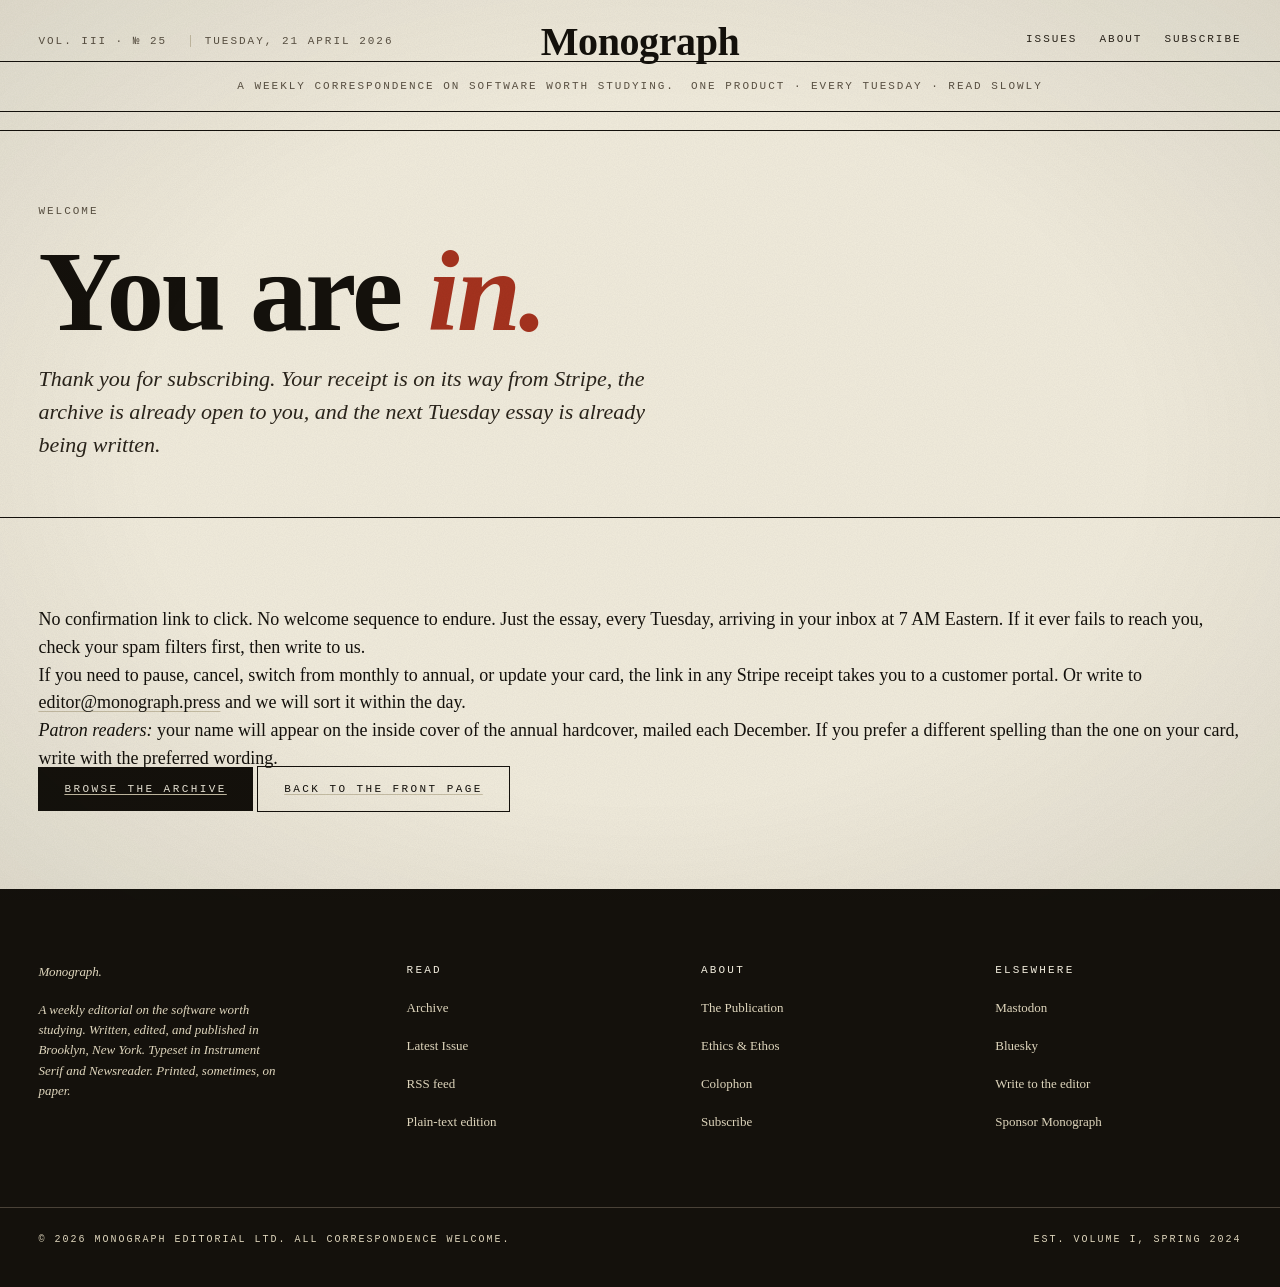
<file: thanks.html>
<!doctype html>
<html lang="en">
<head>
<meta charset="utf-8">
<meta name="viewport" content="width=device-width, initial-scale=1">
<meta http-equiv="Content-Security-Policy" content="default-src 'self'; style-src 'self' https://fonts.googleapis.com; font-src 'self' https://fonts.gstatic.com; img-src 'self' data:; script-src 'self'; connect-src 'self'; frame-ancestors 'none'; base-uri 'self'; form-action 'self'; object-src 'none'; upgrade-insecure-requests">
<meta name="referrer" content="strict-origin-when-cross-origin">
<meta name="robots" content="noindex, nofollow">
<meta name="color-scheme" content="light">
<meta name="theme-color" content="#F1ECDD">
<title>Welcome &mdash; Monograph</title>
<meta name="description" content="Thank you for subscribing to Monograph.">

<link rel="preconnect" href="https://fonts.googleapis.com" crossorigin>
<link rel="preconnect" href="https://fonts.gstatic.com" crossorigin>
<link rel="stylesheet" href="https://fonts.googleapis.com/css2?family=Instrument+Serif:ital@0;1&family=Newsreader:ital,opsz,wght@0,6..72,300..700;1,6..72,300..700&family=JetBrains+Mono:wght@400;500&display=swap">
<link rel="stylesheet" href="assets/css/main.css">

<link rel="canonical" href="/thanks.html">
</head>
<body>

<a class="skip" href="#main">Skip to content</a>

<header class="masthead" role="banner">
  <div class="shell masthead-inner">
    <div class="masthead-left">
      <span>Vol. III &middot; №&nbsp;25</span>
      <span>Tuesday, 21 April 2026</span>
    </div>
    <h1 class="wordmark"><a href="index.html" aria-label="Monograph, home">Monograph</a></h1>
    <nav class="masthead-right" aria-label="Primary">
      <a href="archive.html">Issues</a>
      <a href="about.html" data-minor>About</a>
      <a href="pricing.html">Subscribe</a>
    </nav>
  </div>
  <div class="masthead-sub">
    <div class="masthead-sub-inner">
      <span>A weekly correspondence on software worth studying.</span>
      <span>One product &middot; every Tuesday &middot; read slowly</span>
    </div>
  </div>
</header>

<main id="main">

<section class="page-head">
  <div class="shell">
    <p class="label reveal">Welcome</p>
    <h1 class="reveal">You are <em>in.</em></h1>
    <p class="dek reveal">Thank you for subscribing. Your receipt is on its way from Stripe, the archive is already open to you, and the next Tuesday essay is already being written.</p>
  </div>
</section>

<section class="pricing-section" style="padding-top:48px;padding-bottom:88px;">
  <div class="shell" style="max-width:760px;">
    <div class="reveal" style="font-family:var(--serif-body);font-size:var(--fs-lg);line-height:1.55;color:var(--ink);">
      <p>No confirmation link to click. No welcome sequence to endure. Just the essay, every Tuesday, arriving in your inbox at 7 AM Eastern. If it ever fails to reach you, check your spam filters first, then write to us.</p>

      <p>If you need to pause, cancel, switch from monthly to annual, or update your card, the link in any Stripe receipt takes you to a customer portal. Or write to <a href="mailto:editor@monograph.press">editor@monograph.press</a> and we will sort it within the day.</p>

      <p><em>Patron readers:</em> your name will appear on the inside cover of the annual hardcover, mailed each December. If you prefer a different spelling than the one on your card, write with the preferred wording.</p>
    </div>

    <div style="display:flex;flex-wrap:wrap;gap:16px;margin-top:56px;" class="reveal">
      <a class="btn" href="archive.html">Browse the archive</a>
      <a class="btn btn--ghost" href="index.html">Back to the front page</a>
    </div>
  </div>
</section>

</main>

<footer class="colophon" role="contentinfo">
  <div class="shell colophon-grid">
    <div>
      <p class="colophon-mark">Monograph.</p>
      <p>A weekly editorial on the software worth studying. Written, edited, and published in Brooklyn, New York. Typeset in Instrument Serif and Newsreader. Printed, sometimes, on paper.</p>
    </div>
    <div>
      <h4>Read</h4>
      <ul>
        <li><a href="archive.html">Archive</a></li>
        <li><a href="issues/024-linear.html">Latest Issue</a></li>
        <li><a href="#">RSS feed</a></li>
        <li><a href="#">Plain-text edition</a></li>
      </ul>
    </div>
    <div>
      <h4>About</h4>
      <ul>
        <li><a href="about.html">The Publication</a></li>
        <li><a href="about.html#ethics">Ethics &amp; Ethos</a></li>
        <li><a href="about.html#colophon">Colophon</a></li>
        <li><a href="pricing.html">Subscribe</a></li>
      </ul>
    </div>
    <div>
      <h4>Elsewhere</h4>
      <ul>
        <li><a href="#" rel="noopener noreferrer">Mastodon</a></li>
        <li><a href="#" rel="noopener noreferrer">Bluesky</a></li>
        <li><a href="mailto:editor@monograph.press">Write to the editor</a></li>
        <li><a href="#" rel="noopener noreferrer">Sponsor Monograph</a></li>
      </ul>
    </div>
  </div>

  <div class="shell colophon-bottom">
    <span>&copy; <span data-year>2026</span> Monograph Editorial Ltd. All correspondence welcome.</span>
    <span>Est. Volume I, Spring 2024</span>
  </div>
</footer>

<script src="assets/js/main.js" defer></script>
</body>
</html>
</file>
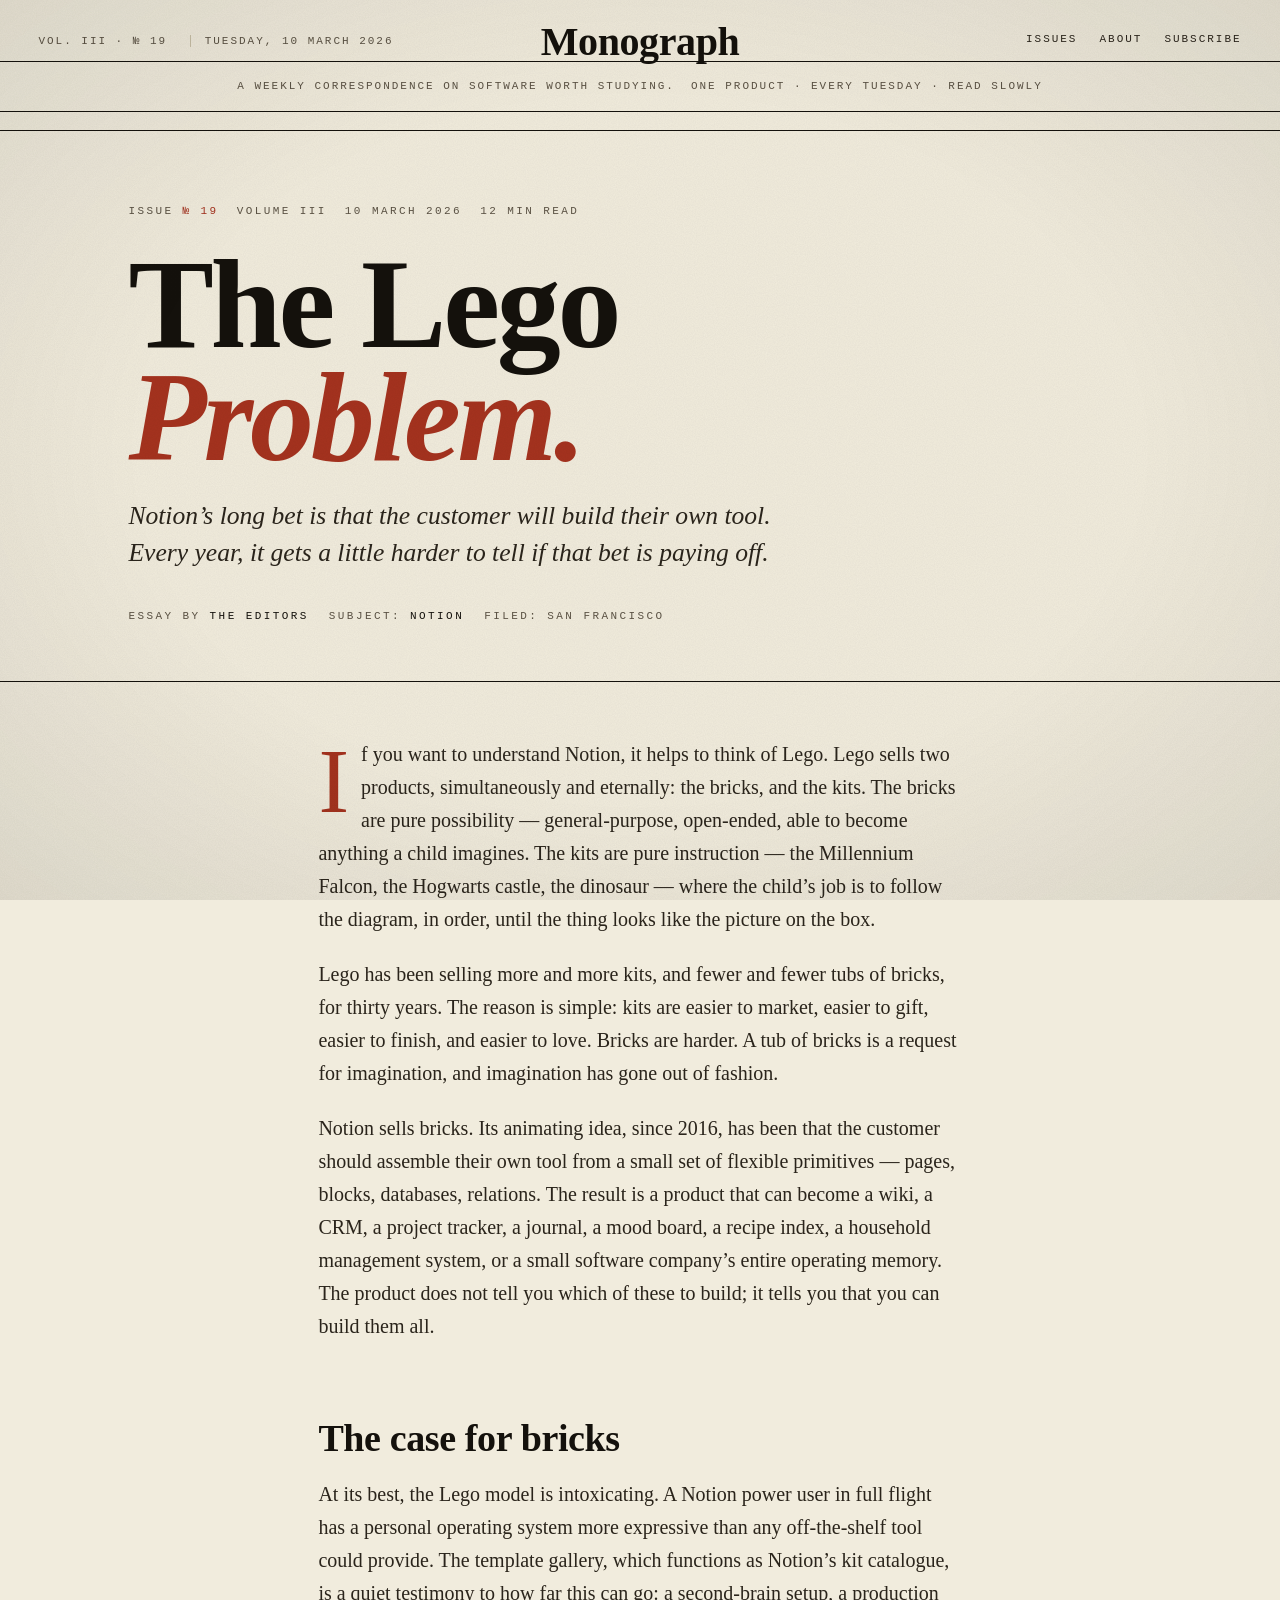
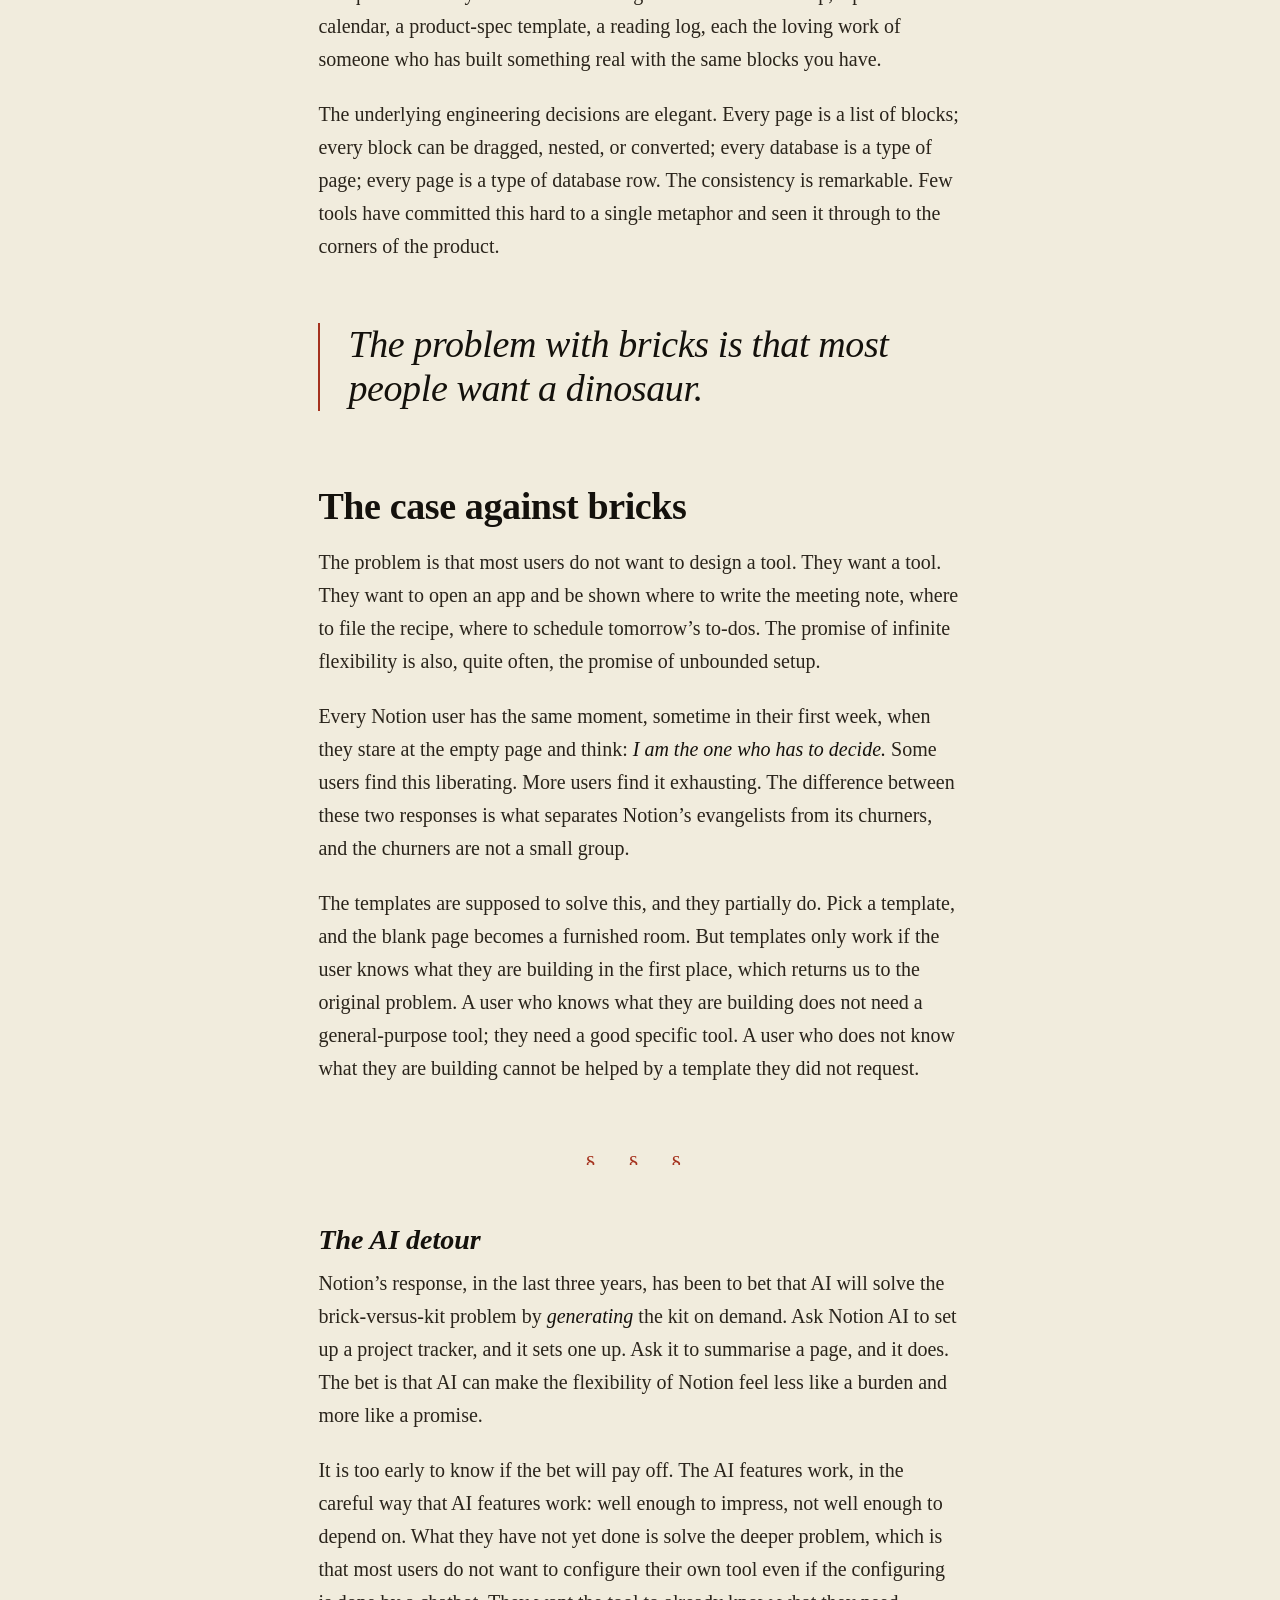
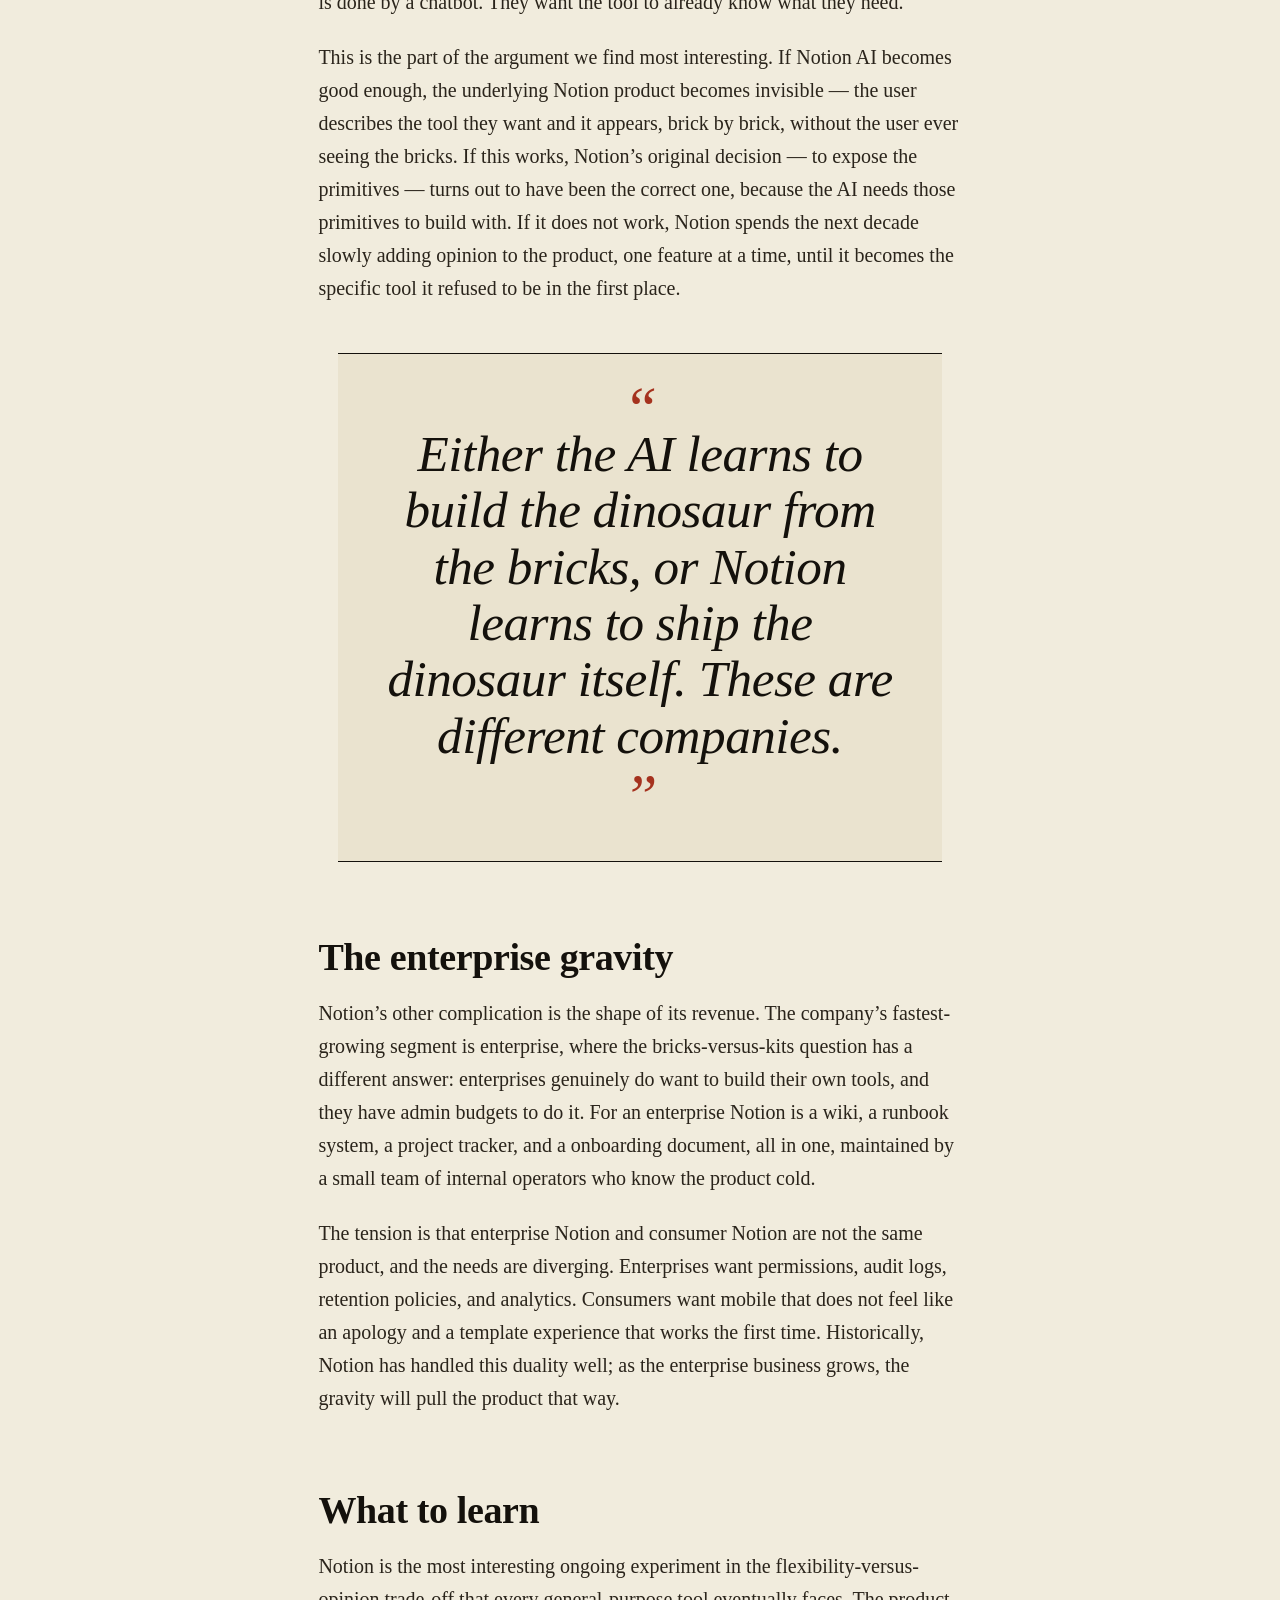
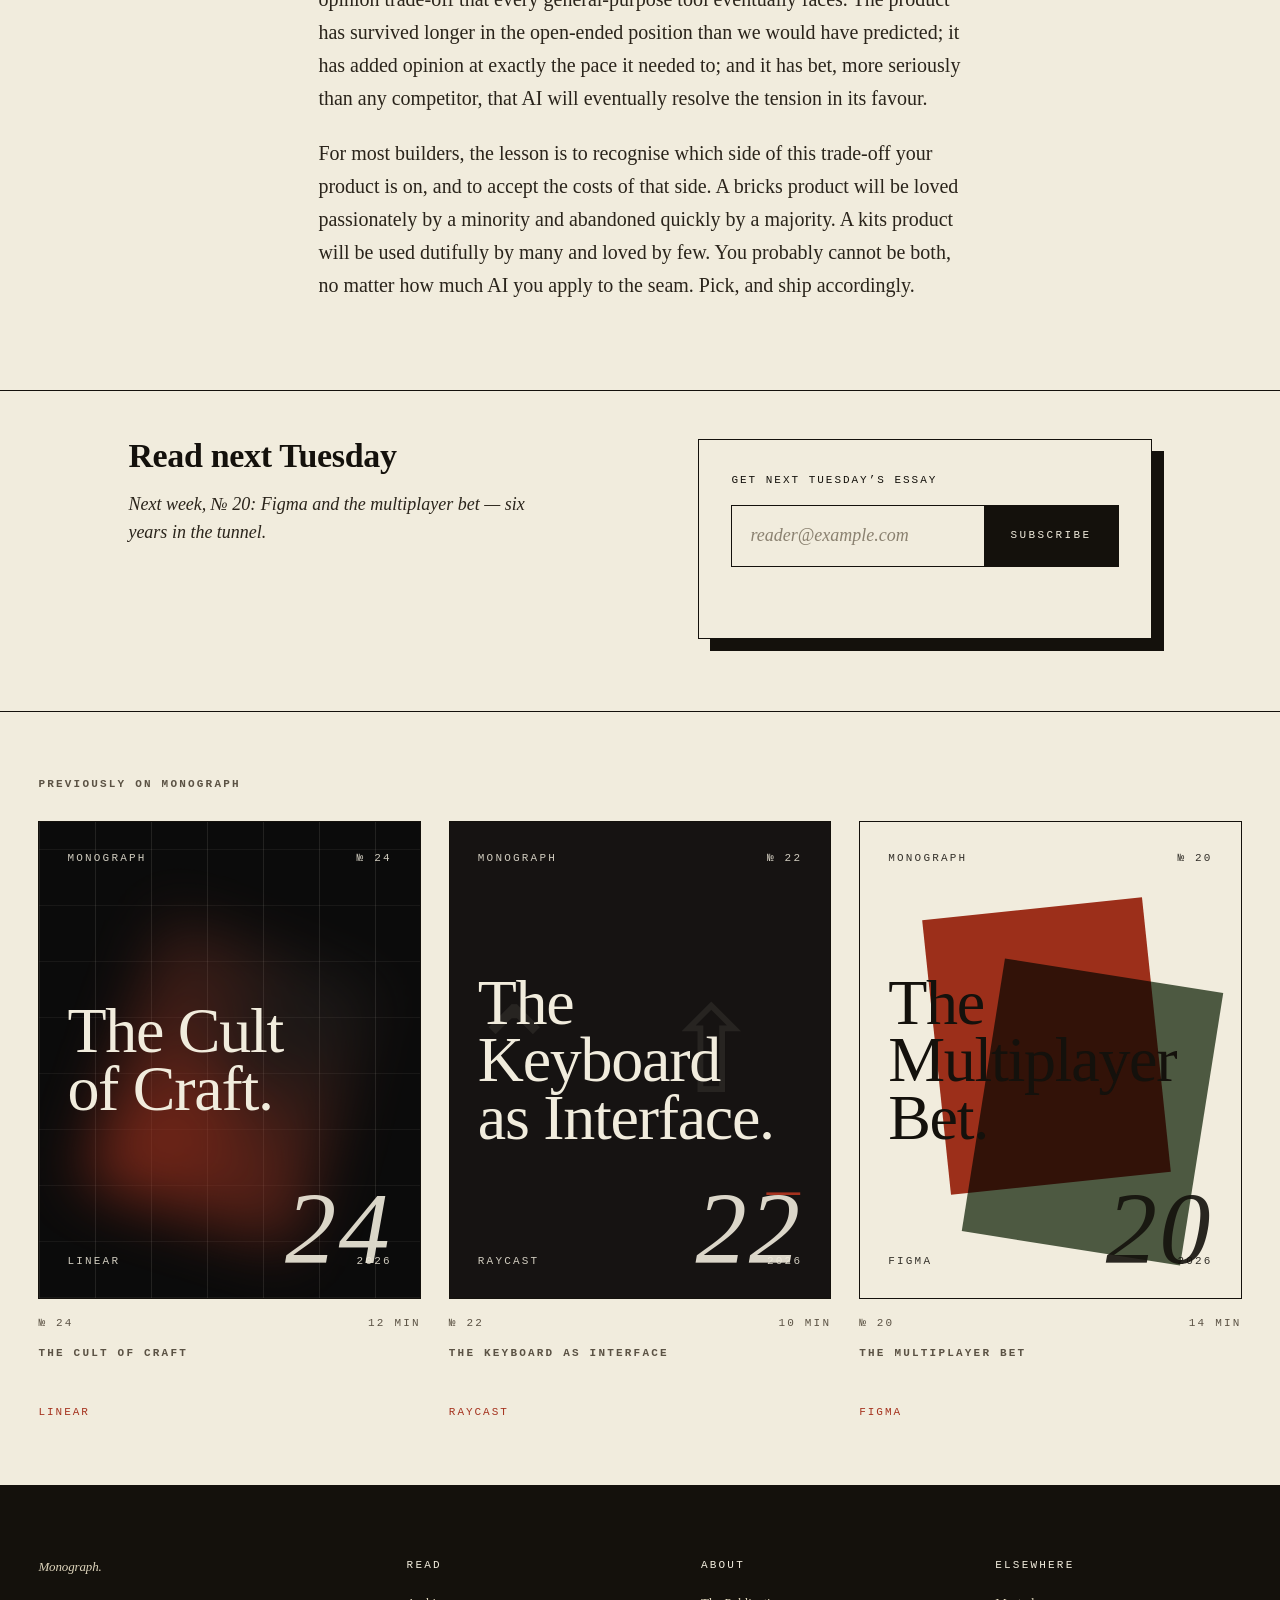
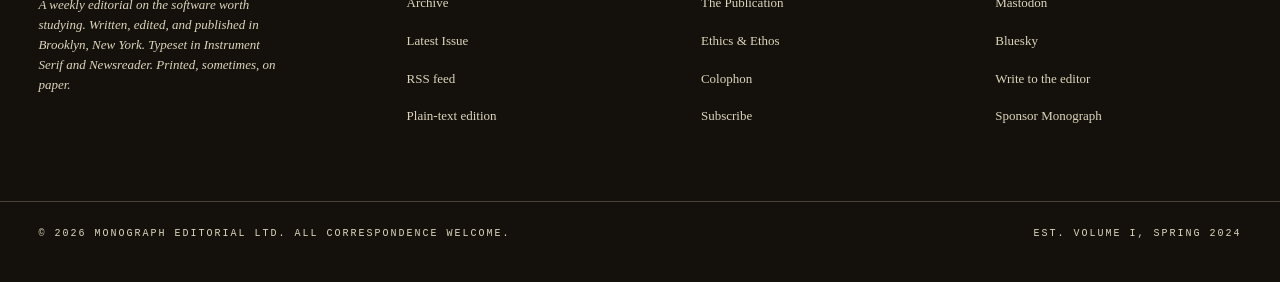
<file: issues/019-notion.html>
<!doctype html>
<html lang="en">
<head>
<meta charset="utf-8">
<meta name="viewport" content="width=device-width, initial-scale=1">
<meta http-equiv="Content-Security-Policy" content="default-src 'self'; style-src 'self' https://fonts.googleapis.com; font-src 'self' https://fonts.gstatic.com; img-src 'self' data:; script-src 'self'; connect-src 'self'; frame-ancestors 'none'; base-uri 'self'; form-action 'self'; object-src 'none'; upgrade-insecure-requests">
<meta name="referrer" content="strict-origin-when-cross-origin">
<meta name="robots" content="index, follow">
<meta name="color-scheme" content="light">
<meta name="theme-color" content="#F1ECDD">
<title>№ 19 — The Lego Problem · Monograph</title>
<meta name="description" content="Notion's long-running trade-off between flexibility and opinion, freshly examined.">

<link rel="preconnect" href="https://fonts.googleapis.com" crossorigin>
<link rel="preconnect" href="https://fonts.gstatic.com" crossorigin>
<link rel="stylesheet" href="https://fonts.googleapis.com/css2?family=Instrument+Serif:ital@0;1&family=Newsreader:ital,opsz,wght@0,6..72,300..700;1,6..72,300..700&family=JetBrains+Mono:wght@400;500&display=swap">
<link rel="stylesheet" href="../assets/css/main.css">

<link rel="canonical" href="/issues/019-notion.html">
</head>
<body>

<a class="skip" href="#main">Skip to content</a>

<header class="masthead" role="banner">
  <div class="shell masthead-inner">
    <div class="masthead-left">
      <span>Vol. III · №&nbsp;19</span>
      <span>Tuesday, 10 March 2026</span>
    </div>
    <h1 class="wordmark"><a href="../index.html" aria-label="Monograph, home">Monograph</a></h1>
    <nav class="masthead-right" aria-label="Primary">
      <a href="../archive.html">Issues</a>
      <a href="../about.html" data-minor>About</a>
      <a href="../pricing.html">Subscribe</a>
    </nav>
  </div>
  <div class="masthead-sub">
    <div class="masthead-sub-inner">
      <span>A weekly correspondence on software worth studying.</span>
      <span>One product · every Tuesday · read slowly</span>
    </div>
  </div>
</header>

<main id="main">

<article class="article">

<header class="article-head">
  <div class="shell">
    <p class="article-meta">
      <span>Issue <span class="accent">№&nbsp;19</span></span>
      <span>Volume III</span>
      <span>10 March 2026</span>
      <span>12 min read</span>
    </p>
    <h1 class="article-title">The Lego<br><em>Problem.</em></h1>
    <p class="article-dek">Notion&rsquo;s long bet is that the customer will build their own tool. Every year, it gets a little harder to tell if that bet is paying off.</p>
    <p class="article-byline">
      <span>Essay by <strong>The Editors</strong></span>
      <span>Subject: <strong>Notion</strong></span>
      <span>Filed: San Francisco</span>
    </p>
  </div>
</header>

<div class="article-body">
  <div class="shell">

    <p>If you want to understand Notion, it helps to think of Lego. Lego sells two products, simultaneously and eternally: the bricks, and the kits. The bricks are pure possibility &mdash; general-purpose, open-ended, able to become anything a child imagines. The kits are pure instruction &mdash; the Millennium Falcon, the Hogwarts castle, the dinosaur &mdash; where the child&rsquo;s job is to follow the diagram, in order, until the thing looks like the picture on the box.</p>

    <p>Lego has been selling more and more kits, and fewer and fewer tubs of bricks, for thirty years. The reason is simple: kits are easier to market, easier to gift, easier to finish, and easier to love. Bricks are harder. A tub of bricks is a request for imagination, and imagination has gone out of fashion.</p>

    <p>Notion sells bricks. Its animating idea, since 2016, has been that the customer should assemble their own tool from a small set of flexible primitives &mdash; pages, blocks, databases, relations. The result is a product that can become a wiki, a CRM, a project tracker, a journal, a mood board, a recipe index, a household management system, or a small software company&rsquo;s entire operating memory. The product does not tell you which of these to build; it tells you that you can build them all.</p>

    <h2>The case for bricks</h2>

    <p>At its best, the Lego model is intoxicating. A Notion power user in full flight has a personal operating system more expressive than any off-the-shelf tool could provide. The template gallery, which functions as Notion&rsquo;s kit catalogue, is a quiet testimony to how far this can go: a second-brain setup, a production calendar, a product-spec template, a reading log, each the loving work of someone who has built something real with the same blocks you have.</p>

    <p>The underlying engineering decisions are elegant. Every page is a list of blocks; every block can be dragged, nested, or converted; every database is a type of page; every page is a type of database row. The consistency is remarkable. Few tools have committed this hard to a single metaphor and seen it through to the corners of the product.</p>

    <blockquote>The problem with bricks is that most people want a dinosaur.</blockquote>

    <h2>The case against bricks</h2>

    <p>The problem is that most users do not want to design a tool. They want a tool. They want to open an app and be shown where to write the meeting note, where to file the recipe, where to schedule tomorrow&rsquo;s to-dos. The promise of infinite flexibility is also, quite often, the promise of unbounded setup.</p>

    <p>Every Notion user has the same moment, sometime in their first week, when they stare at the empty page and think: <em>I am the one who has to decide.</em> Some users find this liberating. More users find it exhausting. The difference between these two responses is what separates Notion&rsquo;s evangelists from its churners, and the churners are not a small group.</p>

    <p>The templates are supposed to solve this, and they partially do. Pick a template, and the blank page becomes a furnished room. But templates only work if the user knows what they are building in the first place, which returns us to the original problem. A user who knows what they are building does not need a general-purpose tool; they need a good specific tool. A user who does not know what they are building cannot be helped by a template they did not request.</p>

    <hr class="sectbreak">

    <h3>The AI detour</h3>

    <p>Notion&rsquo;s response, in the last three years, has been to bet that AI will solve the brick-versus-kit problem by <em>generating</em> the kit on demand. Ask Notion AI to set up a project tracker, and it sets one up. Ask it to summarise a page, and it does. The bet is that AI can make the flexibility of Notion feel less like a burden and more like a promise.</p>

    <p>It is too early to know if the bet will pay off. The AI features work, in the careful way that AI features work: well enough to impress, not well enough to depend on. What they have not yet done is solve the deeper problem, which is that most users do not want to configure their own tool even if the configuring is done by a chatbot. They want the tool to already know what they need.</p>

    <p>This is the part of the argument we find most interesting. If Notion AI becomes good enough, the underlying Notion product becomes invisible &mdash; the user describes the tool they want and it appears, brick by brick, without the user ever seeing the bricks. If this works, Notion&rsquo;s original decision &mdash; to expose the primitives &mdash; turns out to have been the correct one, because the AI needs those primitives to build with. If it does not work, Notion spends the next decade slowly adding opinion to the product, one feature at a time, until it becomes the specific tool it refused to be in the first place.</p>

    <div class="pullquote">
      <p class="pullquote-text">Either the AI learns to build the dinosaur from the bricks, or Notion learns to ship the dinosaur itself. These are different companies.</p>
    </div>

    <h2>The enterprise gravity</h2>

    <p>Notion&rsquo;s other complication is the shape of its revenue. The company&rsquo;s fastest-growing segment is enterprise, where the bricks-versus-kits question has a different answer: enterprises genuinely do want to build their own tools, and they have admin budgets to do it. For an enterprise Notion is a wiki, a runbook system, a project tracker, and a onboarding document, all in one, maintained by a small team of internal operators who know the product cold.</p>

    <p>The tension is that enterprise Notion and consumer Notion are not the same product, and the needs are diverging. Enterprises want permissions, audit logs, retention policies, and analytics. Consumers want mobile that does not feel like an apology and a template experience that works the first time. Historically, Notion has handled this duality well; as the enterprise business grows, the gravity will pull the product that way.</p>

    <h2>What to learn</h2>

    <p>Notion is the most interesting ongoing experiment in the flexibility-versus-opinion trade-off that every general-purpose tool eventually faces. The product has survived longer in the open-ended position than we would have predicted; it has added opinion at exactly the pace it needed to; and it has bet, more seriously than any competitor, that AI will eventually resolve the tension in its favour.</p>

    <p>For most builders, the lesson is to recognise which side of this trade-off your product is on, and to accept the costs of that side. A bricks product will be loved passionately by a minority and abandoned quickly by a majority. A kits product will be used dutifully by many and loved by few. You probably cannot be both, no matter how much AI you apply to the seam. Pick, and ship accordingly.</p>

  </div>
</div>

<footer class="article-footer">
  <div class="shell article-footer-grid">
    <div>
      <h4>Read next Tuesday</h4>
      <p>Next week, №&nbsp;20: Figma and the multiplayer bet &mdash; six years in the tunnel.</p>
    </div>
    <div>
      <form class="signup-form" data-signup data-source="issue-19" action="/api/subscribe" method="post" novalidate style="box-shadow:6px 6px 0 var(--ink);">
        <label class="label" for="email-19">Get next Tuesday&rsquo;s essay</label>
        <div class="field">
          <input type="email" id="email-19" name="email" placeholder="reader@example.com" autocomplete="email" maxlength="254" spellcheck="false" required>
          <button type="submit" class="btn">Subscribe</button>
        </div>
        <div class="hp-field" aria-hidden="true">
          <label for="hp-19">Leave this field empty</label>
          <input type="text" id="hp-19" name="website" tabindex="-1" autocomplete="off">
        </div>
        <p class="form-status" role="status" aria-live="polite"></p>
      </form>
    </div>
  </div>
</footer>

<section class="related">
  <div class="shell">
    <h3>Previously on Monograph</h3>
    <div class="related-grid">

      <a class="issue-card" href="024-linear.html">
        <div class="thumb">
          <div class="cover cover--linear">
            <div class="cover-head"><span>Monograph</span><span>№&nbsp;24</span></div>
            <div class="cover-title">The Cult<br>of Craft.</div>
            <div class="cover-foot"><span>Linear</span><span>2026</span></div>
            <div class="cover-num">24</div>
          </div>
        </div>
        <div class="meta"><span>№&nbsp;24</span><span>12 min</span></div>
        <h3>The Cult of Craft</h3>
        <p class="subject">Linear</p>
      </a>

      <a class="issue-card" href="022-raycast.html">
        <div class="thumb">
          <div class="cover cover--raycast">
            <div class="cover-head"><span>Monograph</span><span>№&nbsp;22</span></div>
            <div class="cover-title">The Keyboard<br>as Interface.</div>
            <div class="cover-foot"><span>Raycast</span><span>2026</span></div>
            <div class="cover-num">22</div>
          </div>
        </div>
        <div class="meta"><span>№&nbsp;22</span><span>10 min</span></div>
        <h3>The Keyboard as Interface</h3>
        <p class="subject">Raycast</p>
      </a>

      <a class="issue-card" href="020-figma.html">
        <div class="thumb">
          <div class="cover cover--figma">
            <div class="cover-head"><span>Monograph</span><span>№&nbsp;20</span></div>
            <div class="cover-title">The<br>Multiplayer<br>Bet.</div>
            <div class="cover-foot"><span>Figma</span><span>2026</span></div>
            <div class="cover-num">20</div>
          </div>
        </div>
        <div class="meta"><span>№&nbsp;20</span><span>14 min</span></div>
        <h3>The Multiplayer Bet</h3>
        <p class="subject">Figma</p>
      </a>

    </div>
  </div>
</section>

</article>

</main>

<footer class="colophon" role="contentinfo">
  <div class="shell colophon-grid">
    <div>
      <p class="colophon-mark">Monograph.</p>
      <p>A weekly editorial on the software worth studying. Written, edited, and published in Brooklyn, New York. Typeset in Instrument Serif and Newsreader. Printed, sometimes, on paper.</p>
    </div>
    <div>
      <h4>Read</h4>
      <ul>
        <li><a href="../archive.html">Archive</a></li>
        <li><a href="024-linear.html">Latest Issue</a></li>
        <li><a href="#">RSS feed</a></li>
        <li><a href="#">Plain-text edition</a></li>
      </ul>
    </div>
    <div>
      <h4>About</h4>
      <ul>
        <li><a href="../about.html">The Publication</a></li>
        <li><a href="../about.html#ethics">Ethics &amp; Ethos</a></li>
        <li><a href="../about.html#colophon">Colophon</a></li>
        <li><a href="../pricing.html">Subscribe</a></li>
      </ul>
    </div>
    <div>
      <h4>Elsewhere</h4>
      <ul>
        <li><a href="#" rel="noopener noreferrer">Mastodon</a></li>
        <li><a href="#" rel="noopener noreferrer">Bluesky</a></li>
        <li><a href="mailto:editor@monograph.press">Write to the editor</a></li>
        <li><a href="#" rel="noopener noreferrer">Sponsor Monograph</a></li>
      </ul>
    </div>
  </div>

  <div class="shell colophon-bottom">
    <span>© <span data-year>2026</span> Monograph Editorial Ltd. All correspondence welcome.</span>
    <span>Est. Volume I, Spring 2024</span>
  </div>
</footer>

<script src="../assets/js/main.js" defer></script>
<script src="../assets/js/signup.js" defer></script>
</body>
</html>
</file>
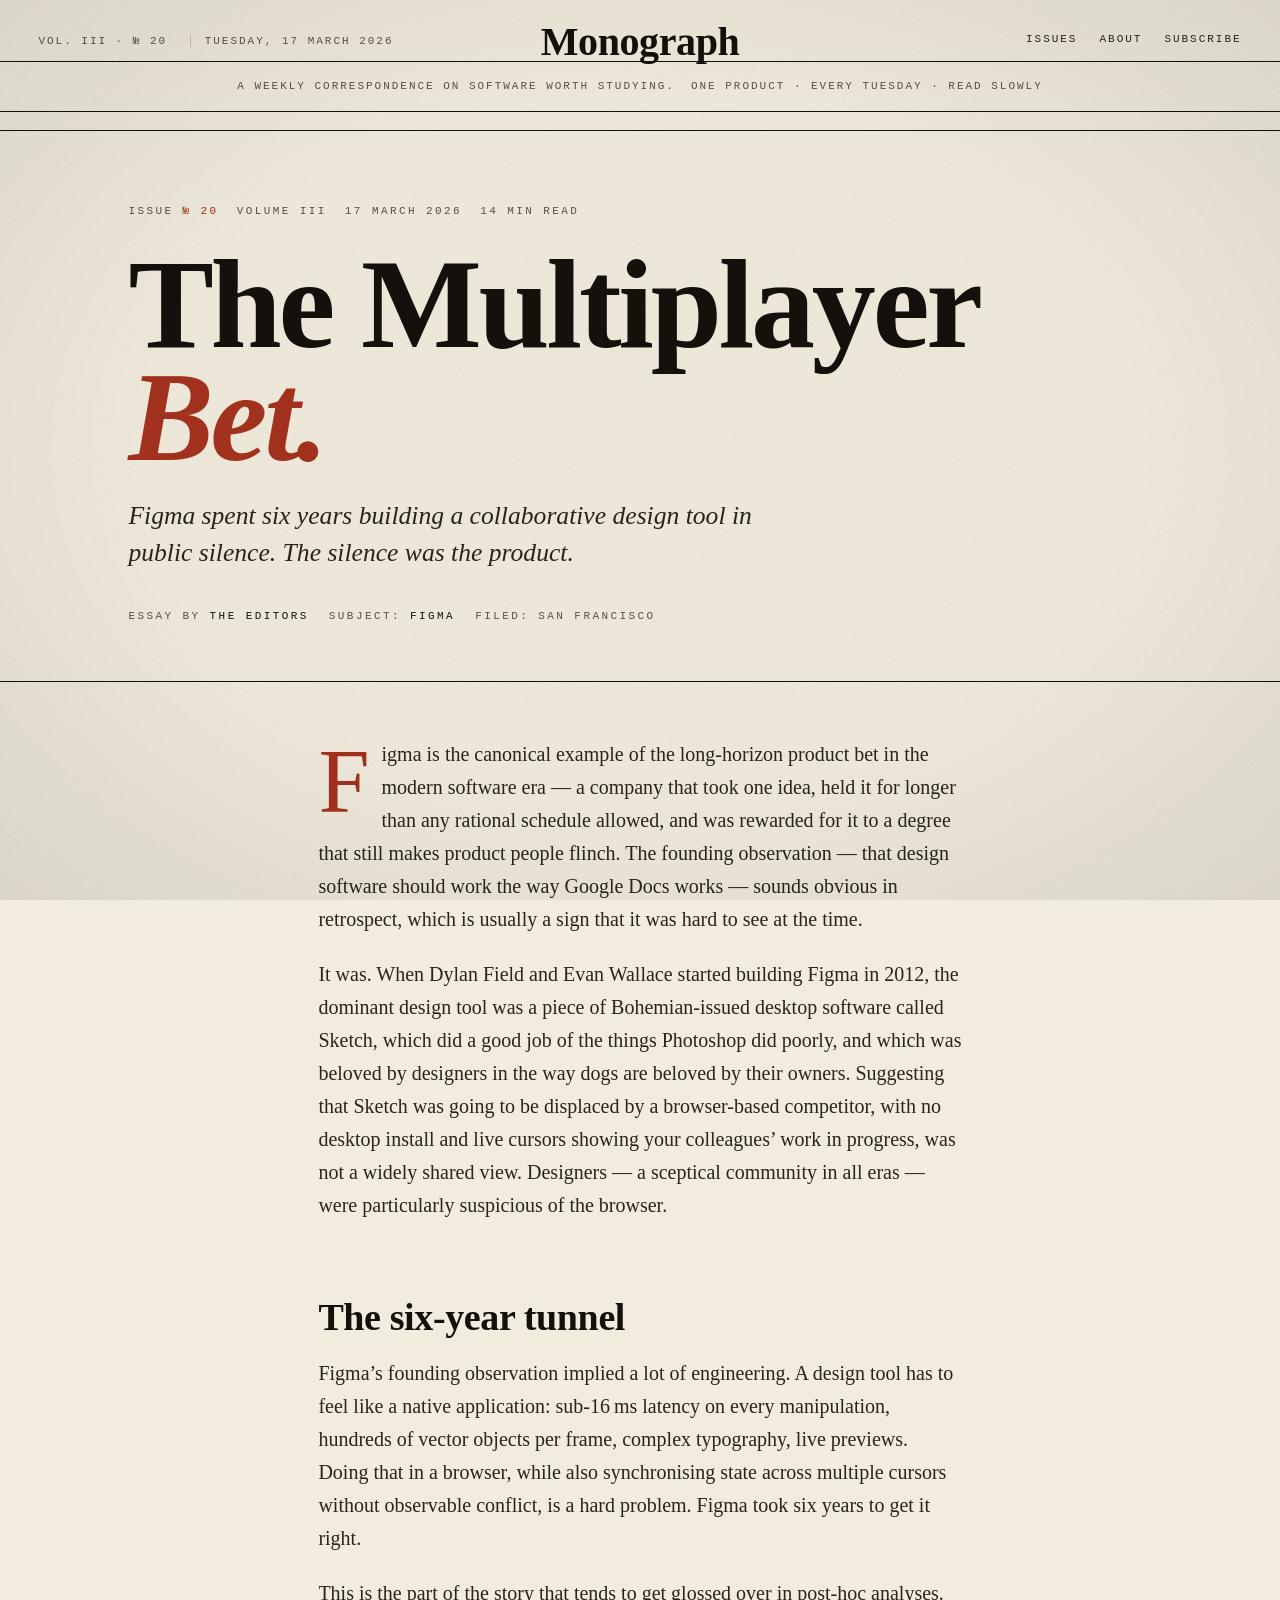
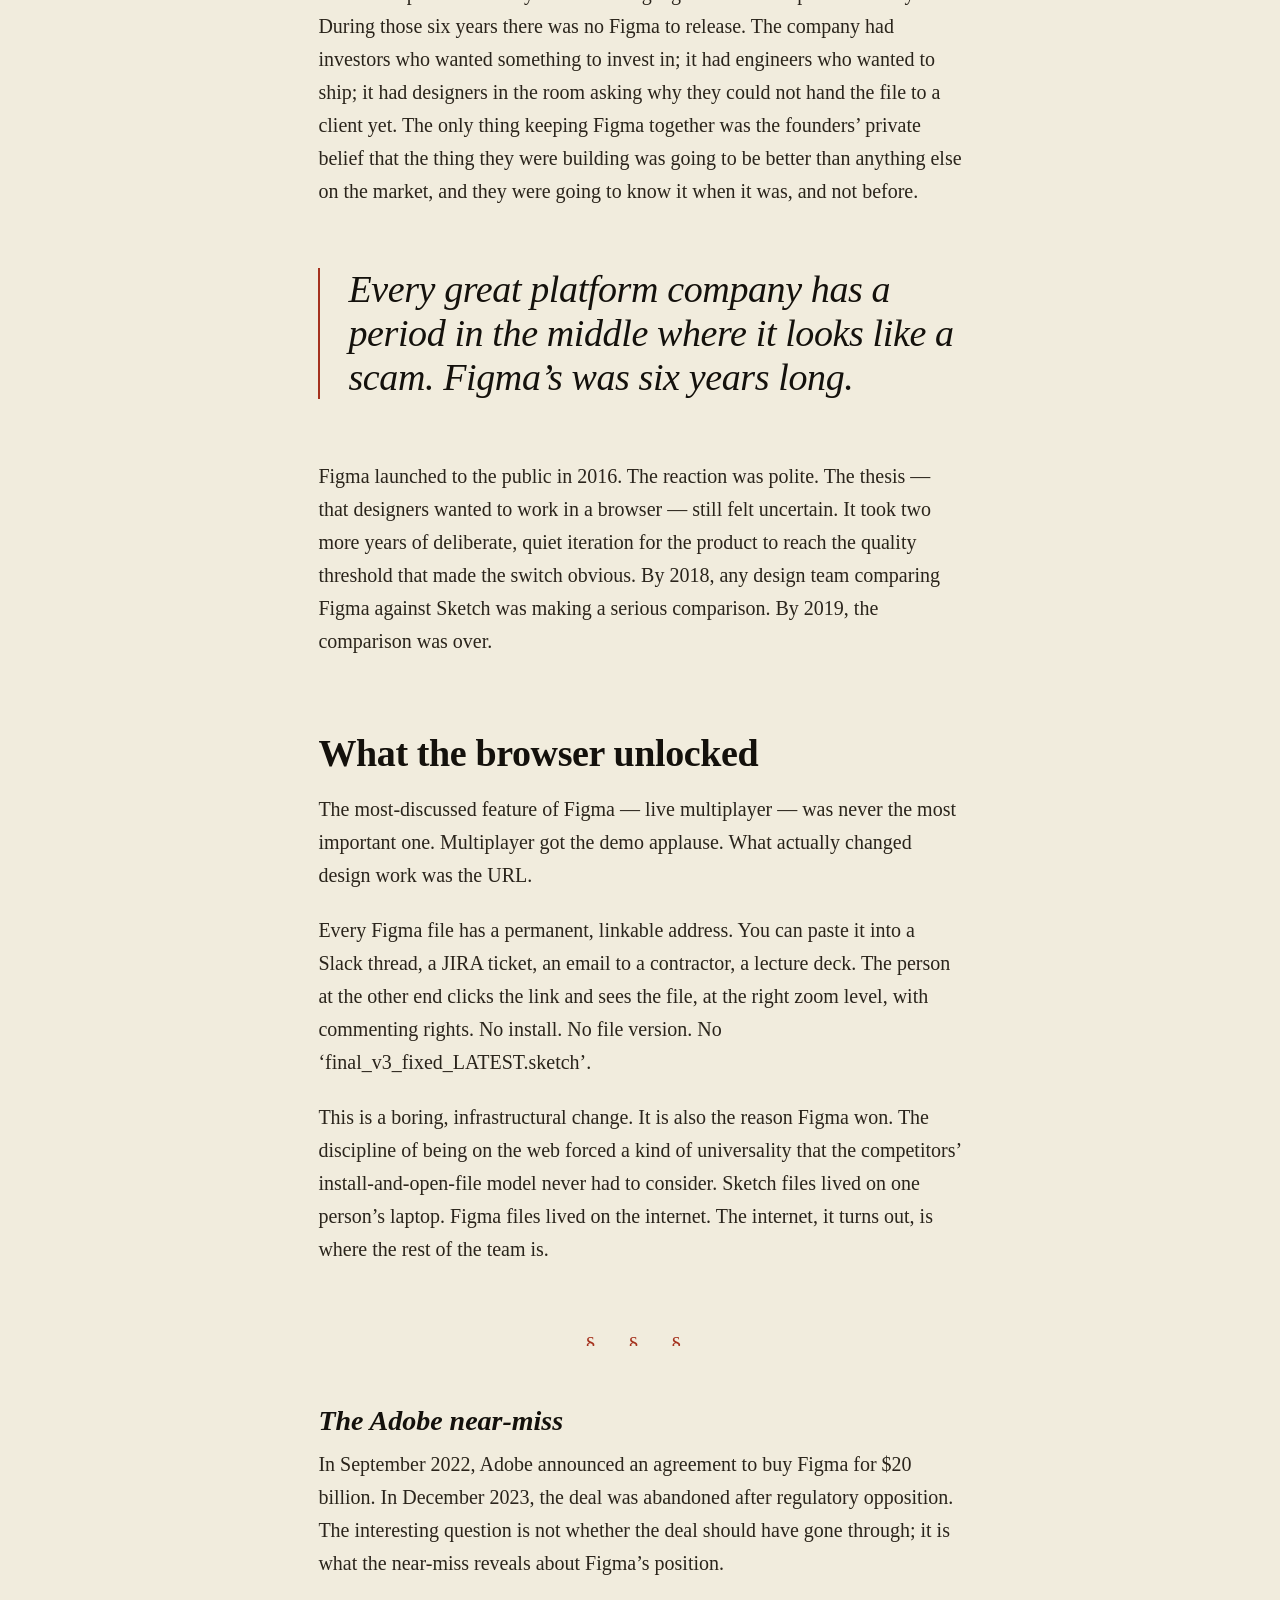
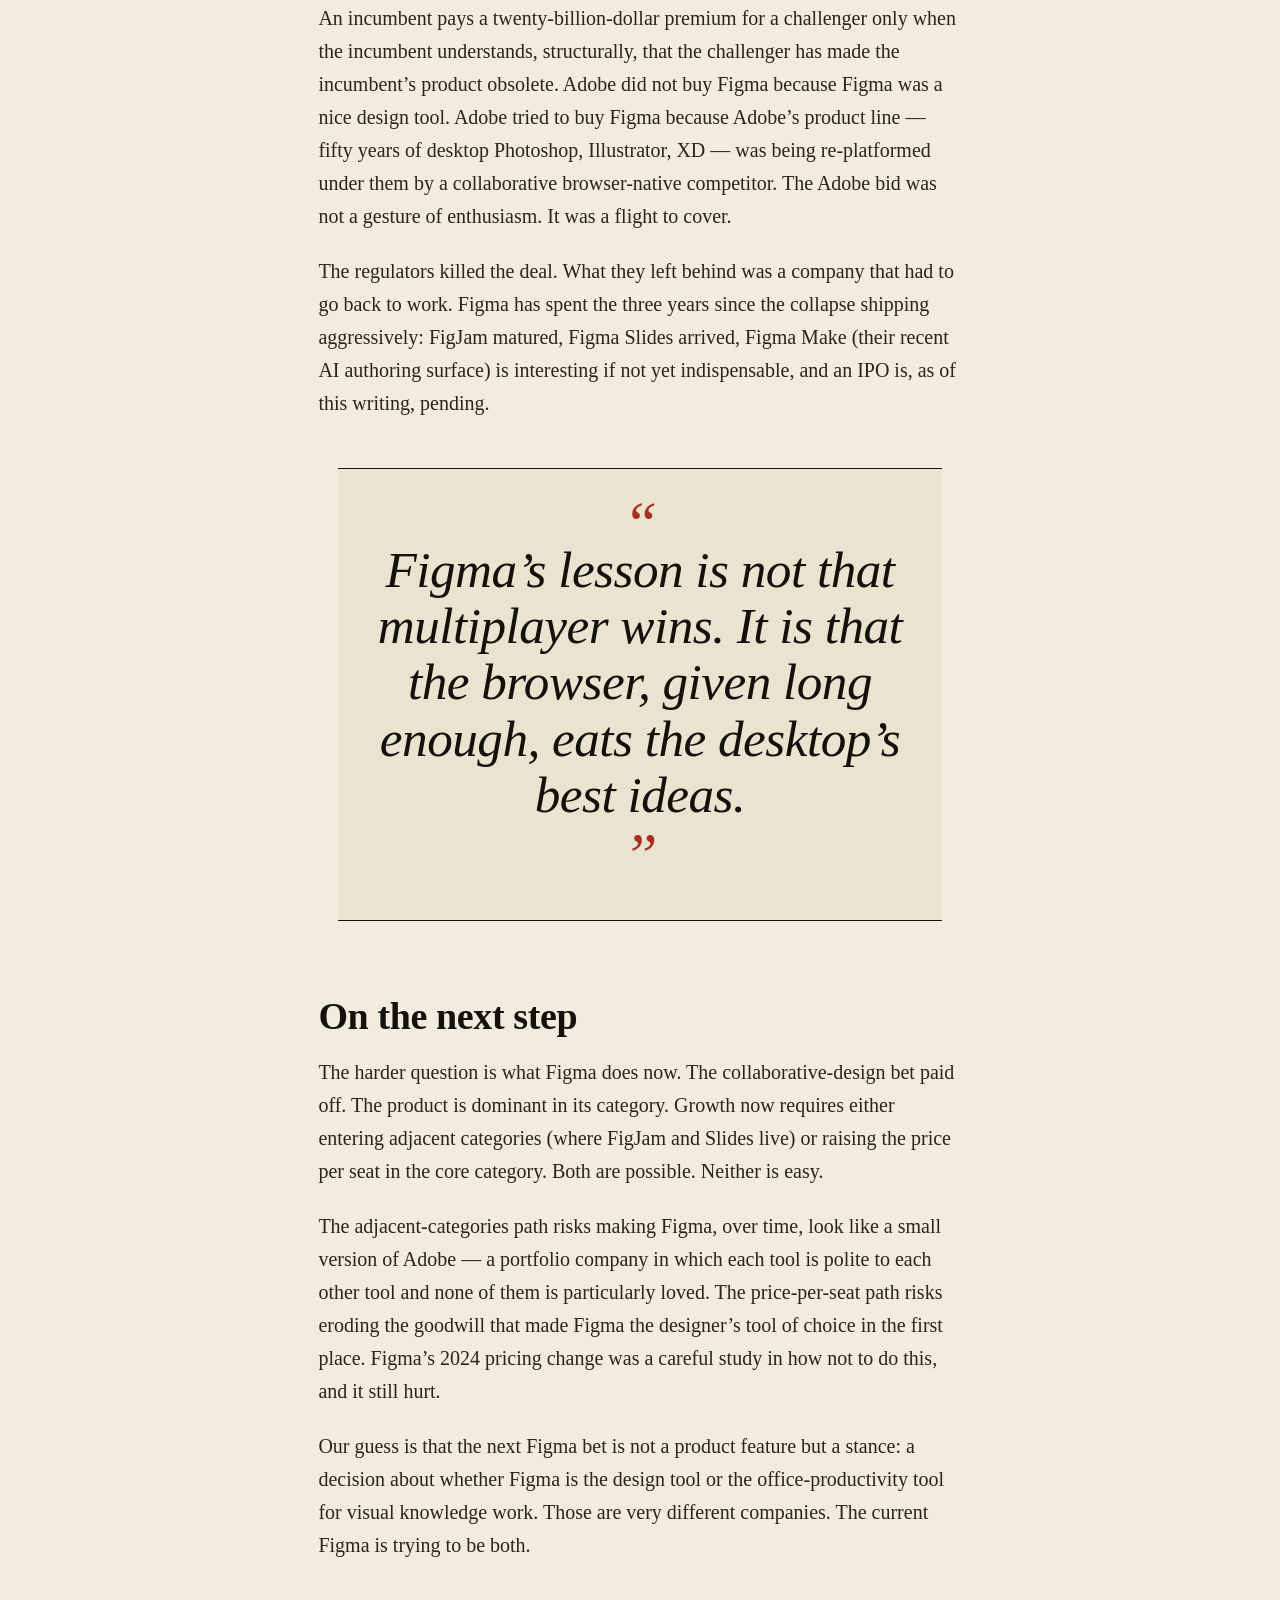
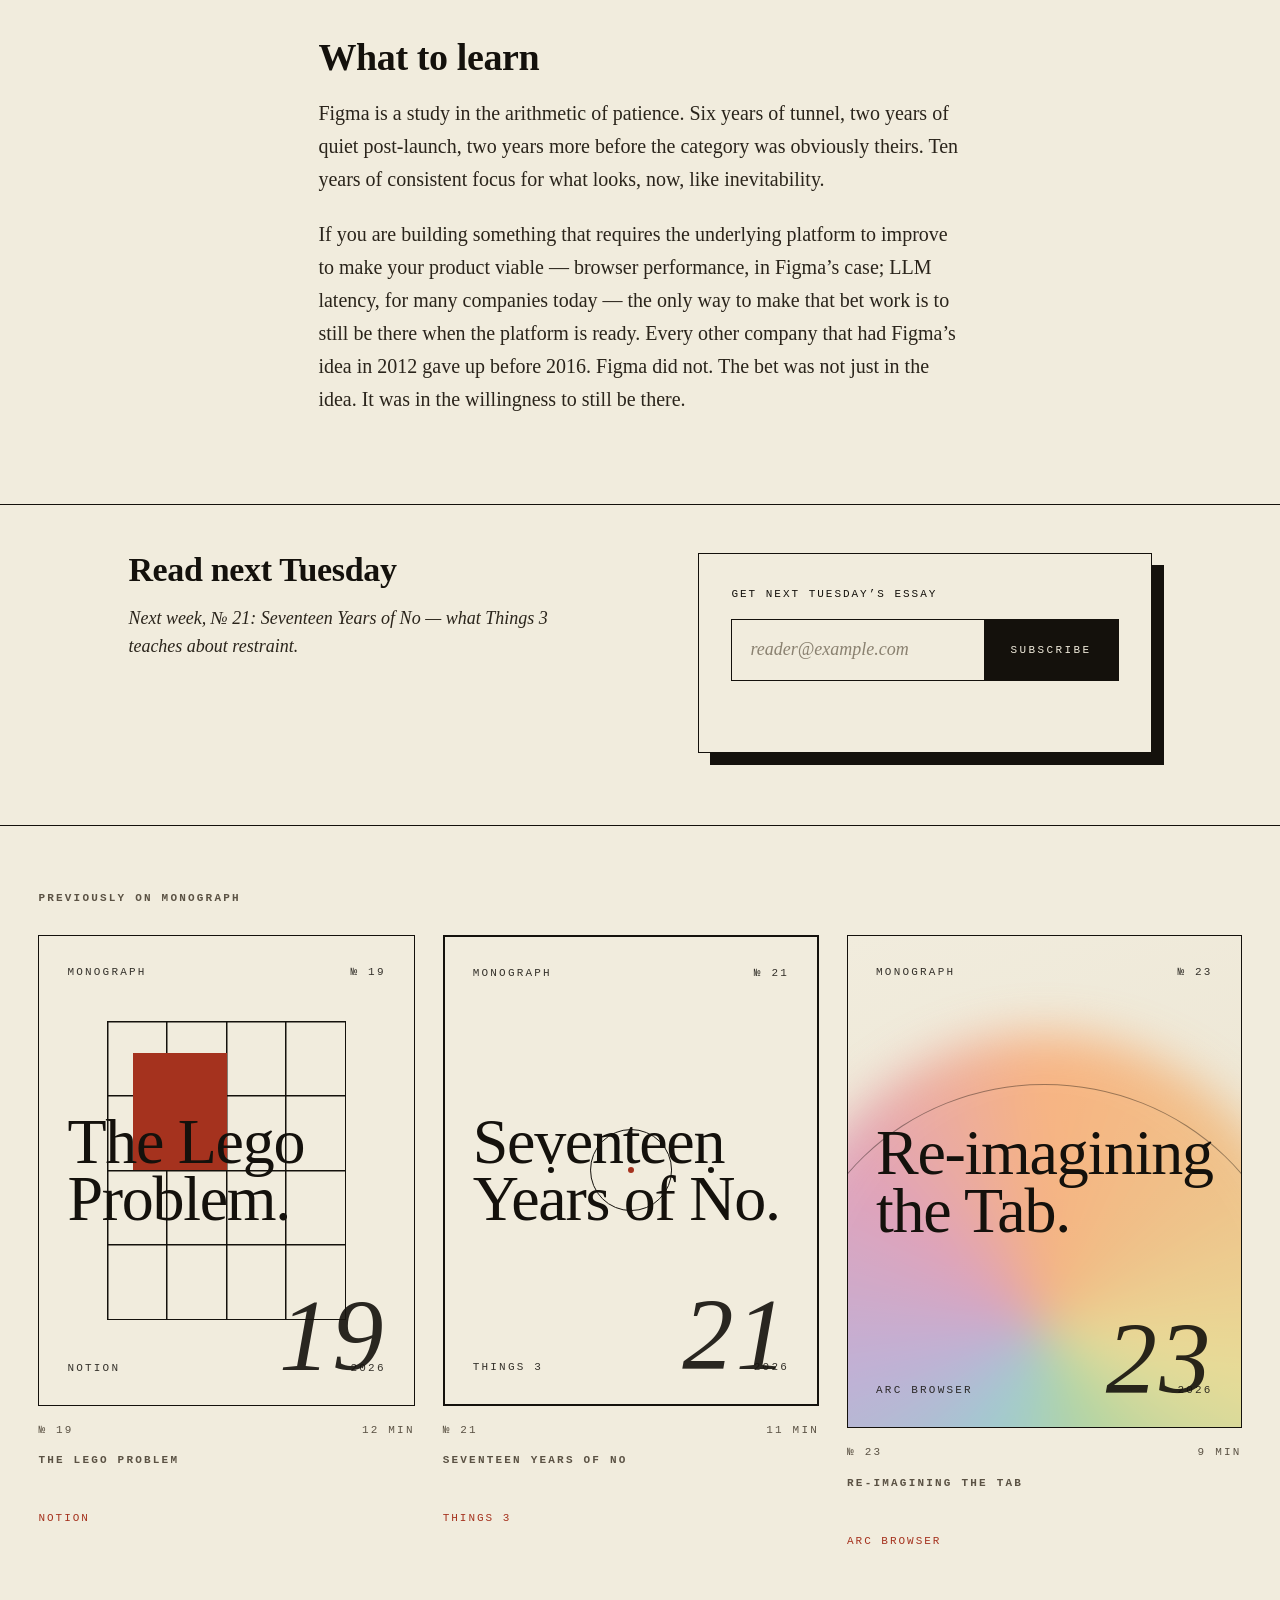
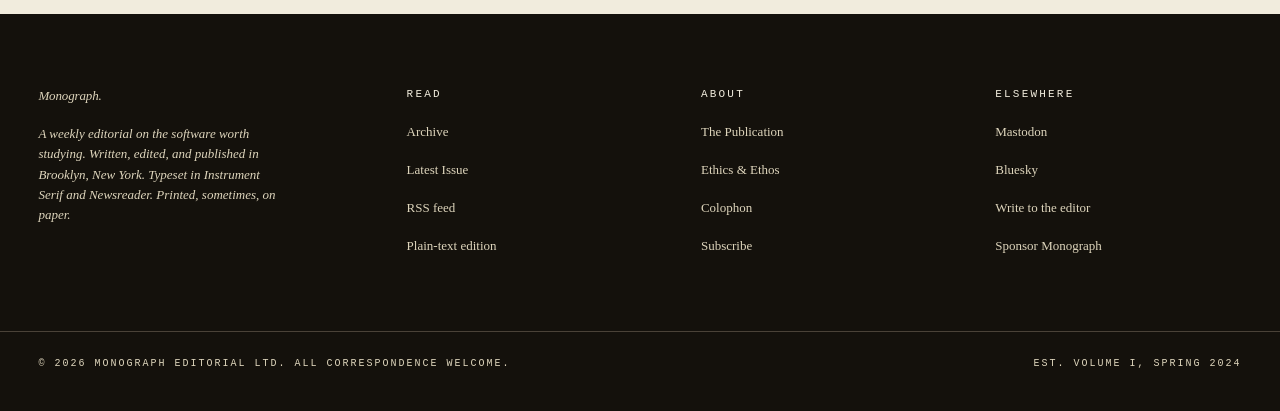
<file: issues/020-figma.html>
<!doctype html>
<html lang="en">
<head>
<meta charset="utf-8">
<meta name="viewport" content="width=device-width, initial-scale=1">
<meta http-equiv="Content-Security-Policy" content="default-src 'self'; style-src 'self' https://fonts.googleapis.com; font-src 'self' https://fonts.gstatic.com; img-src 'self' data:; script-src 'self'; connect-src 'self'; frame-ancestors 'none'; base-uri 'self'; form-action 'self'; object-src 'none'; upgrade-insecure-requests">
<meta name="referrer" content="strict-origin-when-cross-origin">
<meta name="robots" content="index, follow">
<meta name="color-scheme" content="light">
<meta name="theme-color" content="#F1ECDD">
<title>№ 20 — The Multiplayer Bet · Monograph</title>
<meta name="description" content="Figma's collaborative design wager, and the six lonely years it took to pay off.">

<link rel="preconnect" href="https://fonts.googleapis.com" crossorigin>
<link rel="preconnect" href="https://fonts.gstatic.com" crossorigin>
<link rel="stylesheet" href="https://fonts.googleapis.com/css2?family=Instrument+Serif:ital@0;1&family=Newsreader:ital,opsz,wght@0,6..72,300..700;1,6..72,300..700&family=JetBrains+Mono:wght@400;500&display=swap">
<link rel="stylesheet" href="../assets/css/main.css">

<link rel="canonical" href="/issues/020-figma.html">
</head>
<body>

<a class="skip" href="#main">Skip to content</a>

<header class="masthead" role="banner">
  <div class="shell masthead-inner">
    <div class="masthead-left">
      <span>Vol. III · №&nbsp;20</span>
      <span>Tuesday, 17 March 2026</span>
    </div>
    <h1 class="wordmark"><a href="../index.html" aria-label="Monograph, home">Monograph</a></h1>
    <nav class="masthead-right" aria-label="Primary">
      <a href="../archive.html">Issues</a>
      <a href="../about.html" data-minor>About</a>
      <a href="../pricing.html">Subscribe</a>
    </nav>
  </div>
  <div class="masthead-sub">
    <div class="masthead-sub-inner">
      <span>A weekly correspondence on software worth studying.</span>
      <span>One product · every Tuesday · read slowly</span>
    </div>
  </div>
</header>

<main id="main">

<article class="article">

<header class="article-head">
  <div class="shell">
    <p class="article-meta">
      <span>Issue <span class="accent">№&nbsp;20</span></span>
      <span>Volume III</span>
      <span>17 March 2026</span>
      <span>14 min read</span>
    </p>
    <h1 class="article-title">The Multiplayer<br><em>Bet.</em></h1>
    <p class="article-dek">Figma spent six years building a collaborative design tool in public silence. The silence was the product.</p>
    <p class="article-byline">
      <span>Essay by <strong>The Editors</strong></span>
      <span>Subject: <strong>Figma</strong></span>
      <span>Filed: San Francisco</span>
    </p>
  </div>
</header>

<div class="article-body">
  <div class="shell">

    <p>Figma is the canonical example of the long-horizon product bet in the modern software era &mdash; a company that took one idea, held it for longer than any rational schedule allowed, and was rewarded for it to a degree that still makes product people flinch. The founding observation &mdash; that design software should work the way Google Docs works &mdash; sounds obvious in retrospect, which is usually a sign that it was hard to see at the time.</p>

    <p>It was. When Dylan Field and Evan Wallace started building Figma in 2012, the dominant design tool was a piece of Bohemian-issued desktop software called Sketch, which did a good job of the things Photoshop did poorly, and which was beloved by designers in the way dogs are beloved by their owners. Suggesting that Sketch was going to be displaced by a browser-based competitor, with no desktop install and live cursors showing your colleagues&rsquo; work in progress, was not a widely shared view. Designers &mdash; a sceptical community in all eras &mdash; were particularly suspicious of the browser.</p>

    <h2>The six-year tunnel</h2>

    <p>Figma&rsquo;s founding observation implied a lot of engineering. A design tool has to feel like a native application: sub-16&thinsp;ms latency on every manipulation, hundreds of vector objects per frame, complex typography, live previews. Doing that in a browser, while also synchronising state across multiple cursors without observable conflict, is a hard problem. Figma took six years to get it right.</p>

    <p>This is the part of the story that tends to get glossed over in post-hoc analyses. During those six years there was no Figma to release. The company had investors who wanted something to invest in; it had engineers who wanted to ship; it had designers in the room asking why they could not hand the file to a client yet. The only thing keeping Figma together was the founders&rsquo; private belief that the thing they were building was going to be better than anything else on the market, and they were going to know it when it was, and not before.</p>

    <blockquote>Every great platform company has a period in the middle where it looks like a scam. Figma&rsquo;s was six years long.</blockquote>

    <p>Figma launched to the public in 2016. The reaction was polite. The thesis &mdash; that designers wanted to work in a browser &mdash; still felt uncertain. It took two more years of deliberate, quiet iteration for the product to reach the quality threshold that made the switch obvious. By 2018, any design team comparing Figma against Sketch was making a serious comparison. By 2019, the comparison was over.</p>

    <h2>What the browser unlocked</h2>

    <p>The most-discussed feature of Figma &mdash; live multiplayer &mdash; was never the most important one. Multiplayer got the demo applause. What actually changed design work was the URL.</p>

    <p>Every Figma file has a permanent, linkable address. You can paste it into a Slack thread, a JIRA ticket, an email to a contractor, a lecture deck. The person at the other end clicks the link and sees the file, at the right zoom level, with commenting rights. No install. No file version. No &lsquo;final_v3_fixed_LATEST.sketch&rsquo;.</p>

    <p>This is a boring, infrastructural change. It is also the reason Figma won. The discipline of being on the web forced a kind of universality that the competitors&rsquo; install-and-open-file model never had to consider. Sketch files lived on one person&rsquo;s laptop. Figma files lived on the internet. The internet, it turns out, is where the rest of the team is.</p>

    <hr class="sectbreak">

    <h3>The Adobe near-miss</h3>

    <p>In September 2022, Adobe announced an agreement to buy Figma for $20&thinsp;billion. In December 2023, the deal was abandoned after regulatory opposition. The interesting question is not whether the deal should have gone through; it is what the near-miss reveals about Figma&rsquo;s position.</p>

    <p>An incumbent pays a twenty-billion-dollar premium for a challenger only when the incumbent understands, structurally, that the challenger has made the incumbent&rsquo;s product obsolete. Adobe did not buy Figma because Figma was a nice design tool. Adobe tried to buy Figma because Adobe&rsquo;s product line &mdash; fifty years of desktop Photoshop, Illustrator, XD &mdash; was being re-platformed under them by a collaborative browser-native competitor. The Adobe bid was not a gesture of enthusiasm. It was a flight to cover.</p>

    <p>The regulators killed the deal. What they left behind was a company that had to go back to work. Figma has spent the three years since the collapse shipping aggressively: FigJam matured, Figma Slides arrived, Figma Make (their recent AI authoring surface) is interesting if not yet indispensable, and an IPO is, as of this writing, pending.</p>

    <div class="pullquote">
      <p class="pullquote-text">Figma&rsquo;s lesson is not that multiplayer wins. It is that the browser, given long enough, eats the desktop&rsquo;s best ideas.</p>
    </div>

    <h2>On the next step</h2>

    <p>The harder question is what Figma does now. The collaborative-design bet paid off. The product is dominant in its category. Growth now requires either entering adjacent categories (where FigJam and Slides live) or raising the price per seat in the core category. Both are possible. Neither is easy.</p>

    <p>The adjacent-categories path risks making Figma, over time, look like a small version of Adobe &mdash; a portfolio company in which each tool is polite to each other tool and none of them is particularly loved. The price-per-seat path risks eroding the goodwill that made Figma the designer&rsquo;s tool of choice in the first place. Figma&rsquo;s 2024 pricing change was a careful study in how not to do this, and it still hurt.</p>

    <p>Our guess is that the next Figma bet is not a product feature but a stance: a decision about whether Figma is the design tool or the office-productivity tool for visual knowledge work. Those are very different companies. The current Figma is trying to be both.</p>

    <h2>What to learn</h2>

    <p>Figma is a study in the arithmetic of patience. Six years of tunnel, two years of quiet post-launch, two years more before the category was obviously theirs. Ten years of consistent focus for what looks, now, like inevitability.</p>

    <p>If you are building something that requires the underlying platform to improve to make your product viable &mdash; browser performance, in Figma&rsquo;s case; LLM latency, for many companies today &mdash; the only way to make that bet work is to still be there when the platform is ready. Every other company that had Figma&rsquo;s idea in 2012 gave up before 2016. Figma did not. The bet was not just in the idea. It was in the willingness to still be there.</p>

  </div>
</div>

<footer class="article-footer">
  <div class="shell article-footer-grid">
    <div>
      <h4>Read next Tuesday</h4>
      <p>Next week, №&nbsp;21: Seventeen Years of No &mdash; what Things 3 teaches about restraint.</p>
    </div>
    <div>
      <form class="signup-form" data-signup data-source="issue-20" action="/api/subscribe" method="post" novalidate style="box-shadow:6px 6px 0 var(--ink);">
        <label class="label" for="email-20">Get next Tuesday&rsquo;s essay</label>
        <div class="field">
          <input type="email" id="email-20" name="email" placeholder="reader@example.com" autocomplete="email" maxlength="254" spellcheck="false" required>
          <button type="submit" class="btn">Subscribe</button>
        </div>
        <div class="hp-field" aria-hidden="true">
          <label for="hp-20">Leave this field empty</label>
          <input type="text" id="hp-20" name="website" tabindex="-1" autocomplete="off">
        </div>
        <p class="form-status" role="status" aria-live="polite"></p>
      </form>
    </div>
  </div>
</footer>

<section class="related">
  <div class="shell">
    <h3>Previously on Monograph</h3>
    <div class="related-grid">

      <a class="issue-card" href="019-notion.html">
        <div class="thumb">
          <div class="cover cover--notion">
            <div class="cover-head"><span>Monograph</span><span>№&nbsp;19</span></div>
            <div class="cover-title">The Lego<br>Problem.</div>
            <div class="cover-foot"><span>Notion</span><span>2026</span></div>
            <div class="cover-num">19</div>
          </div>
        </div>
        <div class="meta"><span>№&nbsp;19</span><span>12 min</span></div>
        <h3>The Lego Problem</h3>
        <p class="subject">Notion</p>
      </a>

      <a class="issue-card" href="021-things.html">
        <div class="thumb">
          <div class="cover cover--things">
            <div class="cover-head"><span>Monograph</span><span>№&nbsp;21</span></div>
            <div class="cover-title">Seventeen<br>Years of No.</div>
            <div class="cover-foot"><span>Things 3</span><span>2026</span></div>
            <div class="cover-num">21</div>
          </div>
        </div>
        <div class="meta"><span>№&nbsp;21</span><span>11 min</span></div>
        <h3>Seventeen Years of No</h3>
        <p class="subject">Things 3</p>
      </a>

      <a class="issue-card" href="023-arc.html">
        <div class="thumb">
          <div class="cover cover--arc">
            <div class="cover-head"><span>Monograph</span><span>№&nbsp;23</span></div>
            <div class="cover-title">Re&#8209;imagining<br>the Tab.</div>
            <div class="cover-foot"><span>Arc Browser</span><span>2026</span></div>
            <div class="cover-num">23</div>
          </div>
        </div>
        <div class="meta"><span>№&nbsp;23</span><span>9 min</span></div>
        <h3>Re-imagining the Tab</h3>
        <p class="subject">Arc Browser</p>
      </a>

    </div>
  </div>
</section>

</article>

</main>

<footer class="colophon" role="contentinfo">
  <div class="shell colophon-grid">
    <div>
      <p class="colophon-mark">Monograph.</p>
      <p>A weekly editorial on the software worth studying. Written, edited, and published in Brooklyn, New York. Typeset in Instrument Serif and Newsreader. Printed, sometimes, on paper.</p>
    </div>
    <div>
      <h4>Read</h4>
      <ul>
        <li><a href="../archive.html">Archive</a></li>
        <li><a href="024-linear.html">Latest Issue</a></li>
        <li><a href="#">RSS feed</a></li>
        <li><a href="#">Plain-text edition</a></li>
      </ul>
    </div>
    <div>
      <h4>About</h4>
      <ul>
        <li><a href="../about.html">The Publication</a></li>
        <li><a href="../about.html#ethics">Ethics &amp; Ethos</a></li>
        <li><a href="../about.html#colophon">Colophon</a></li>
        <li><a href="../pricing.html">Subscribe</a></li>
      </ul>
    </div>
    <div>
      <h4>Elsewhere</h4>
      <ul>
        <li><a href="#" rel="noopener noreferrer">Mastodon</a></li>
        <li><a href="#" rel="noopener noreferrer">Bluesky</a></li>
        <li><a href="mailto:editor@monograph.press">Write to the editor</a></li>
        <li><a href="#" rel="noopener noreferrer">Sponsor Monograph</a></li>
      </ul>
    </div>
  </div>

  <div class="shell colophon-bottom">
    <span>© <span data-year>2026</span> Monograph Editorial Ltd. All correspondence welcome.</span>
    <span>Est. Volume I, Spring 2024</span>
  </div>
</footer>

<script src="../assets/js/main.js" defer></script>
<script src="../assets/js/signup.js" defer></script>
</body>
</html>
</file>
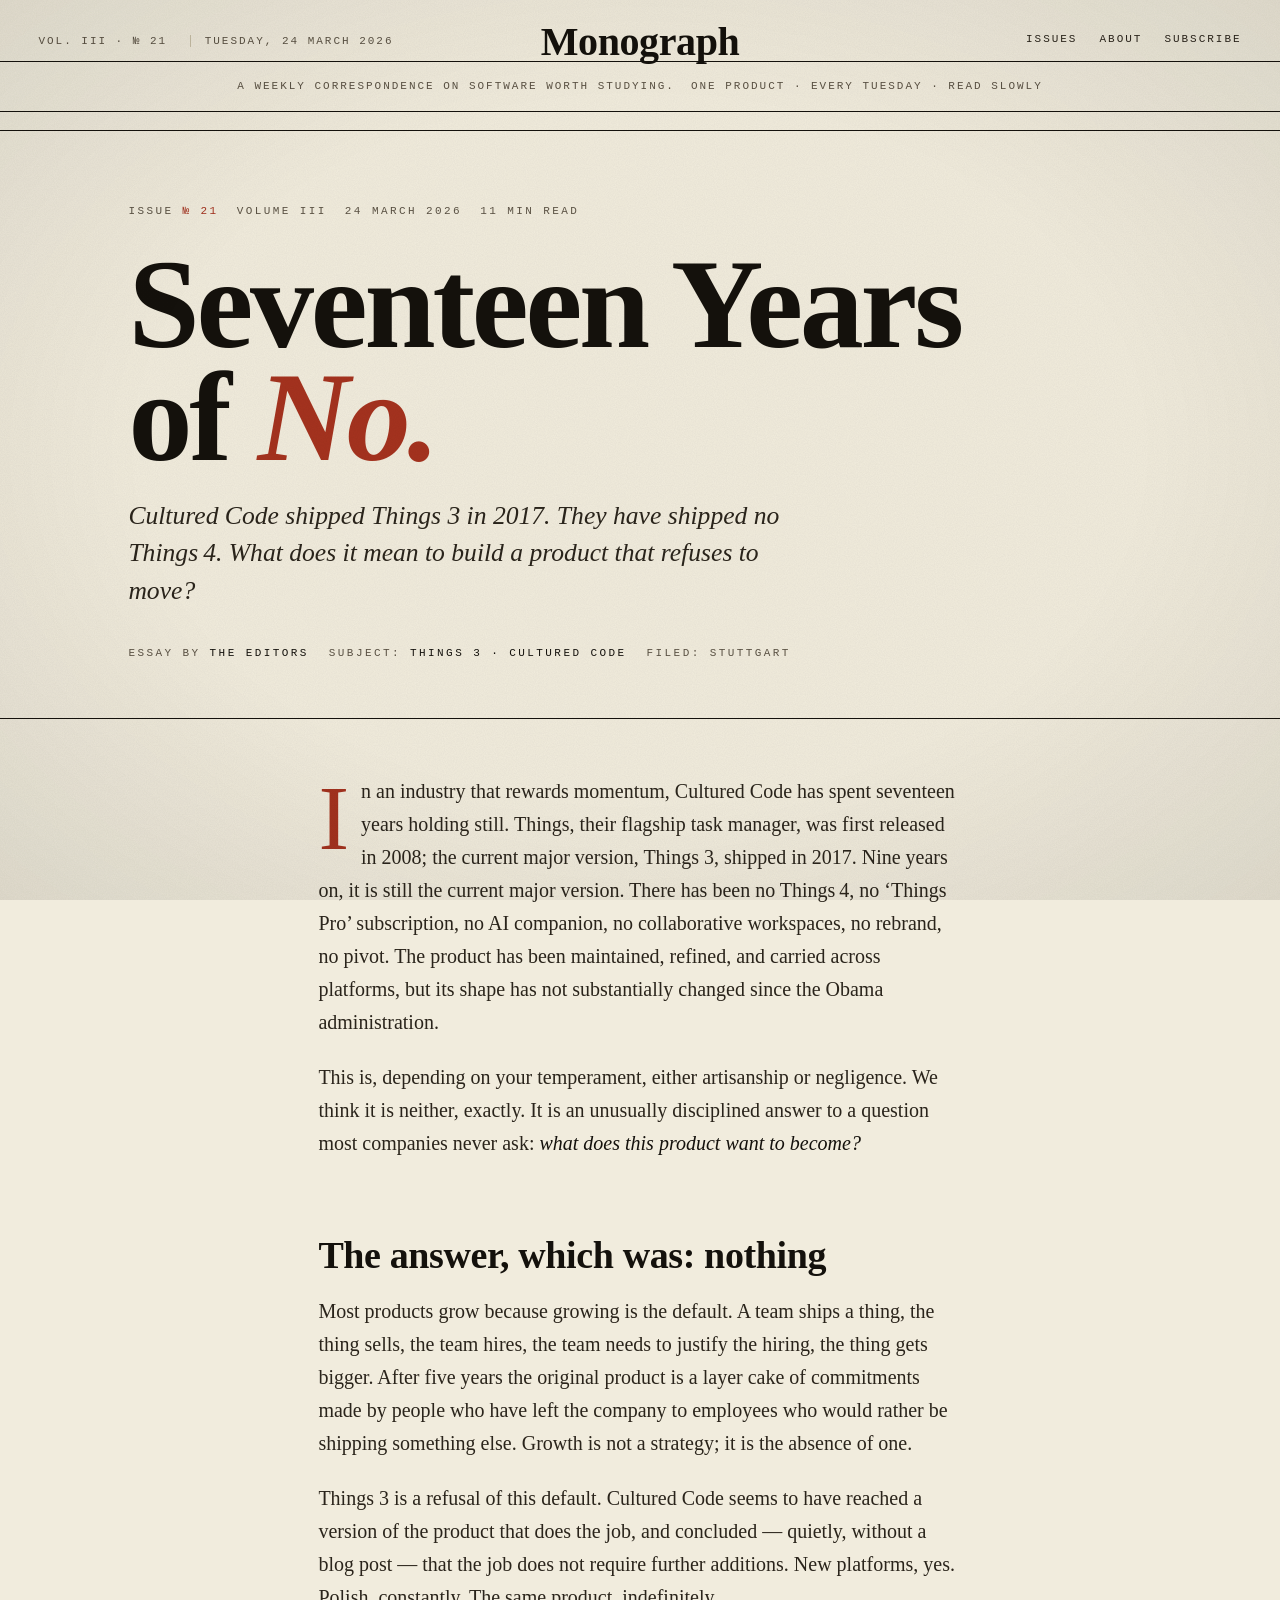
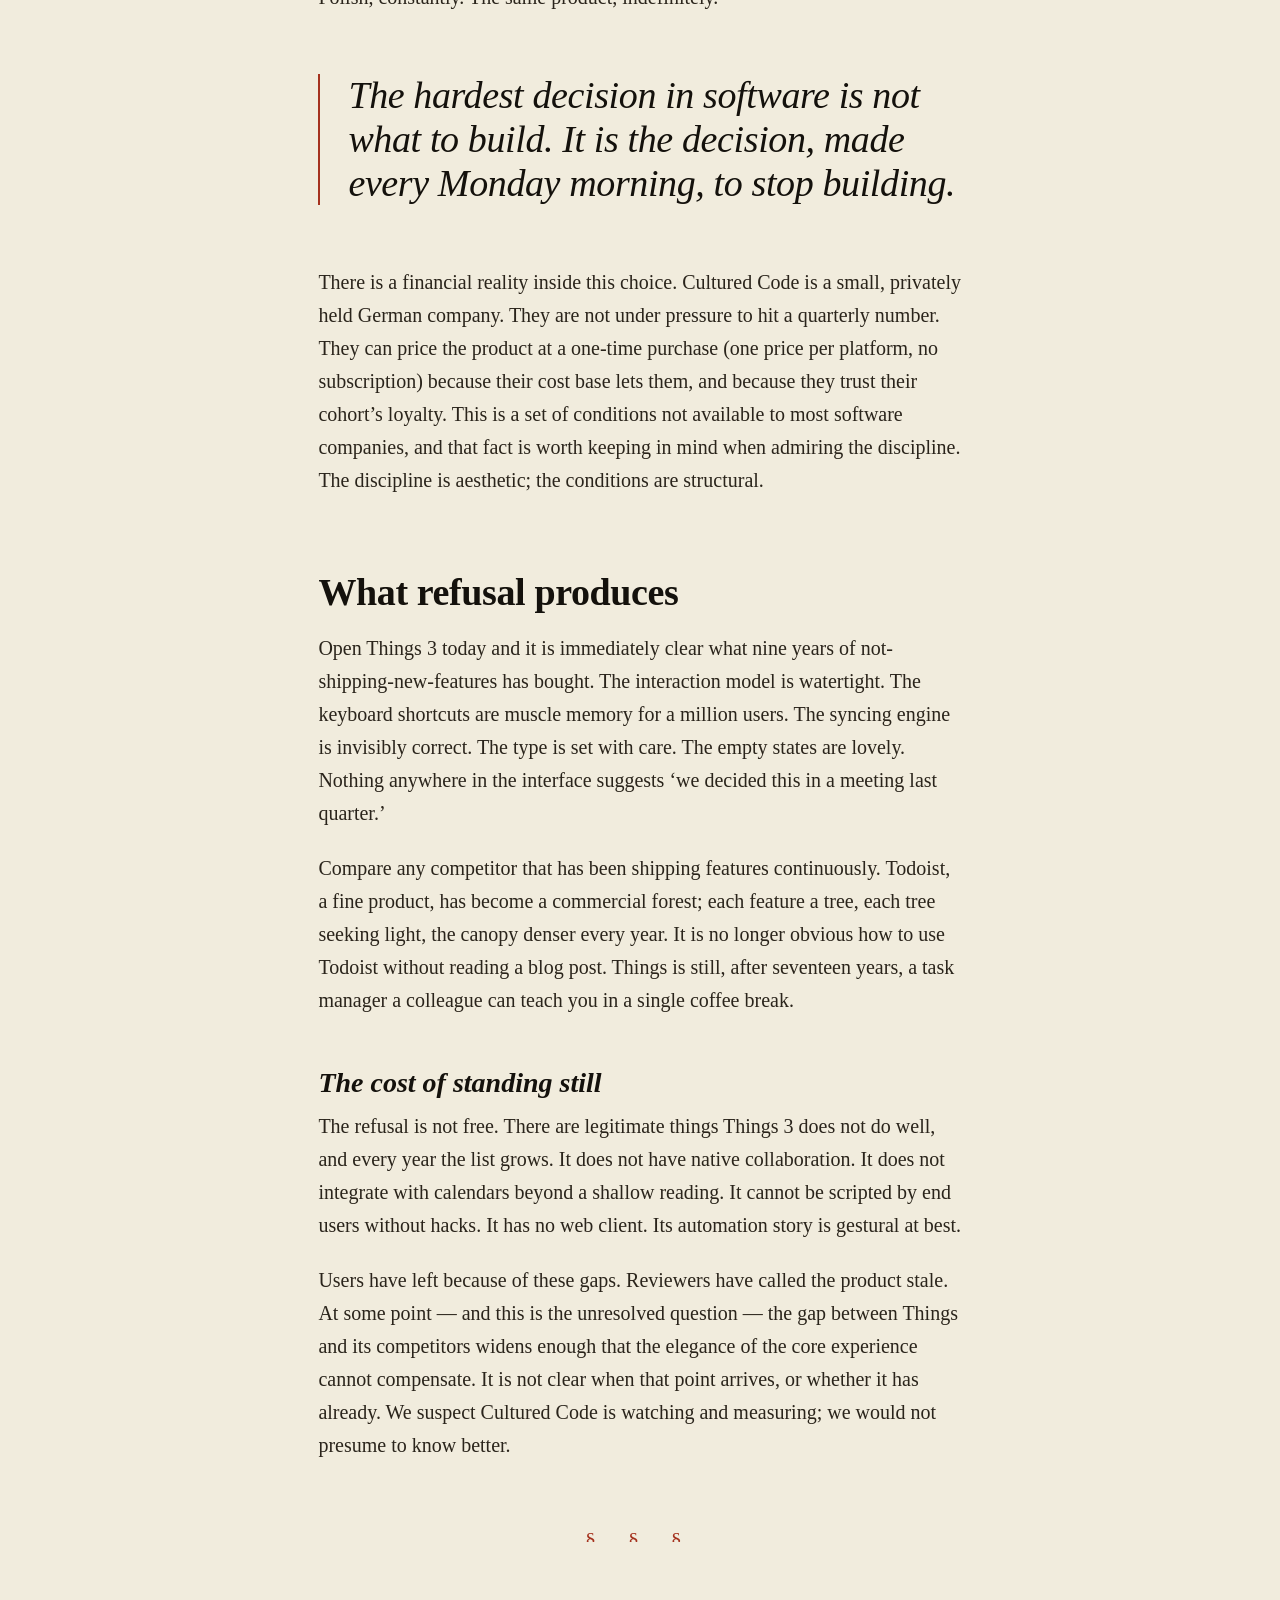
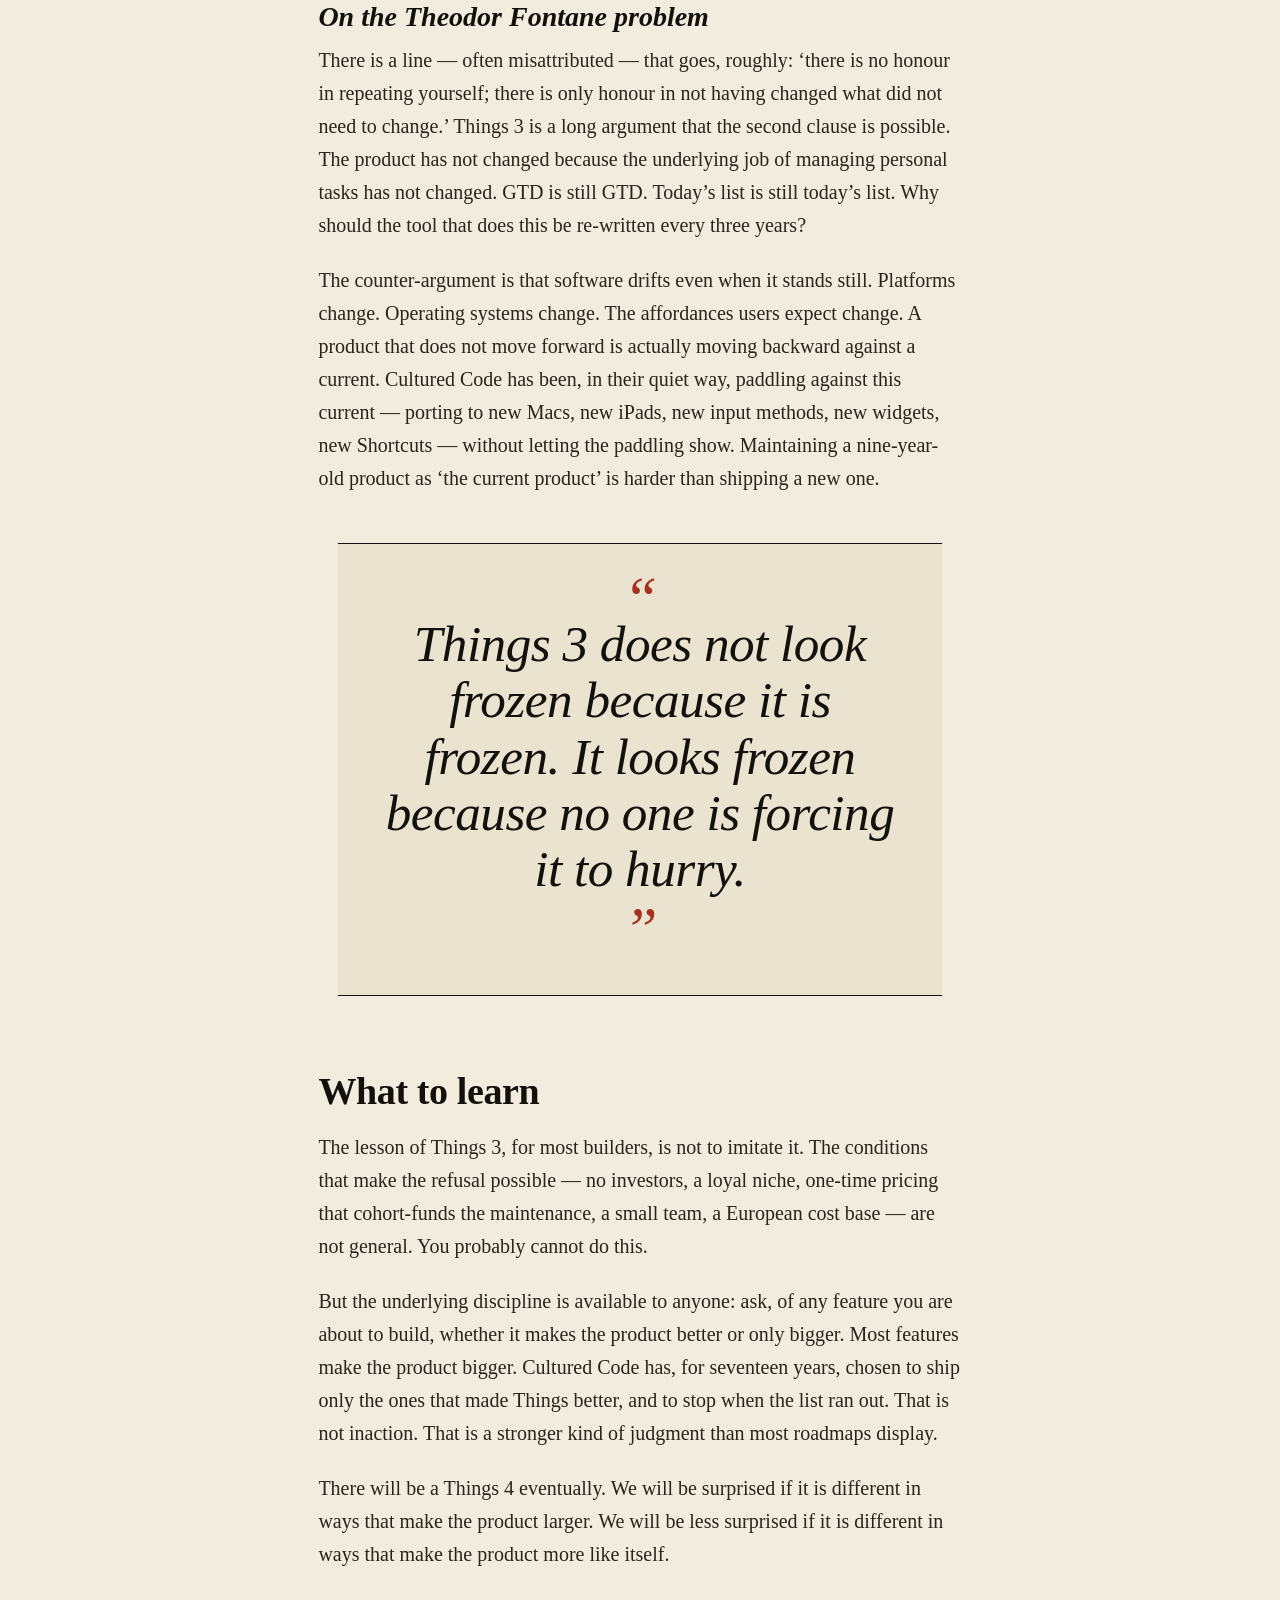
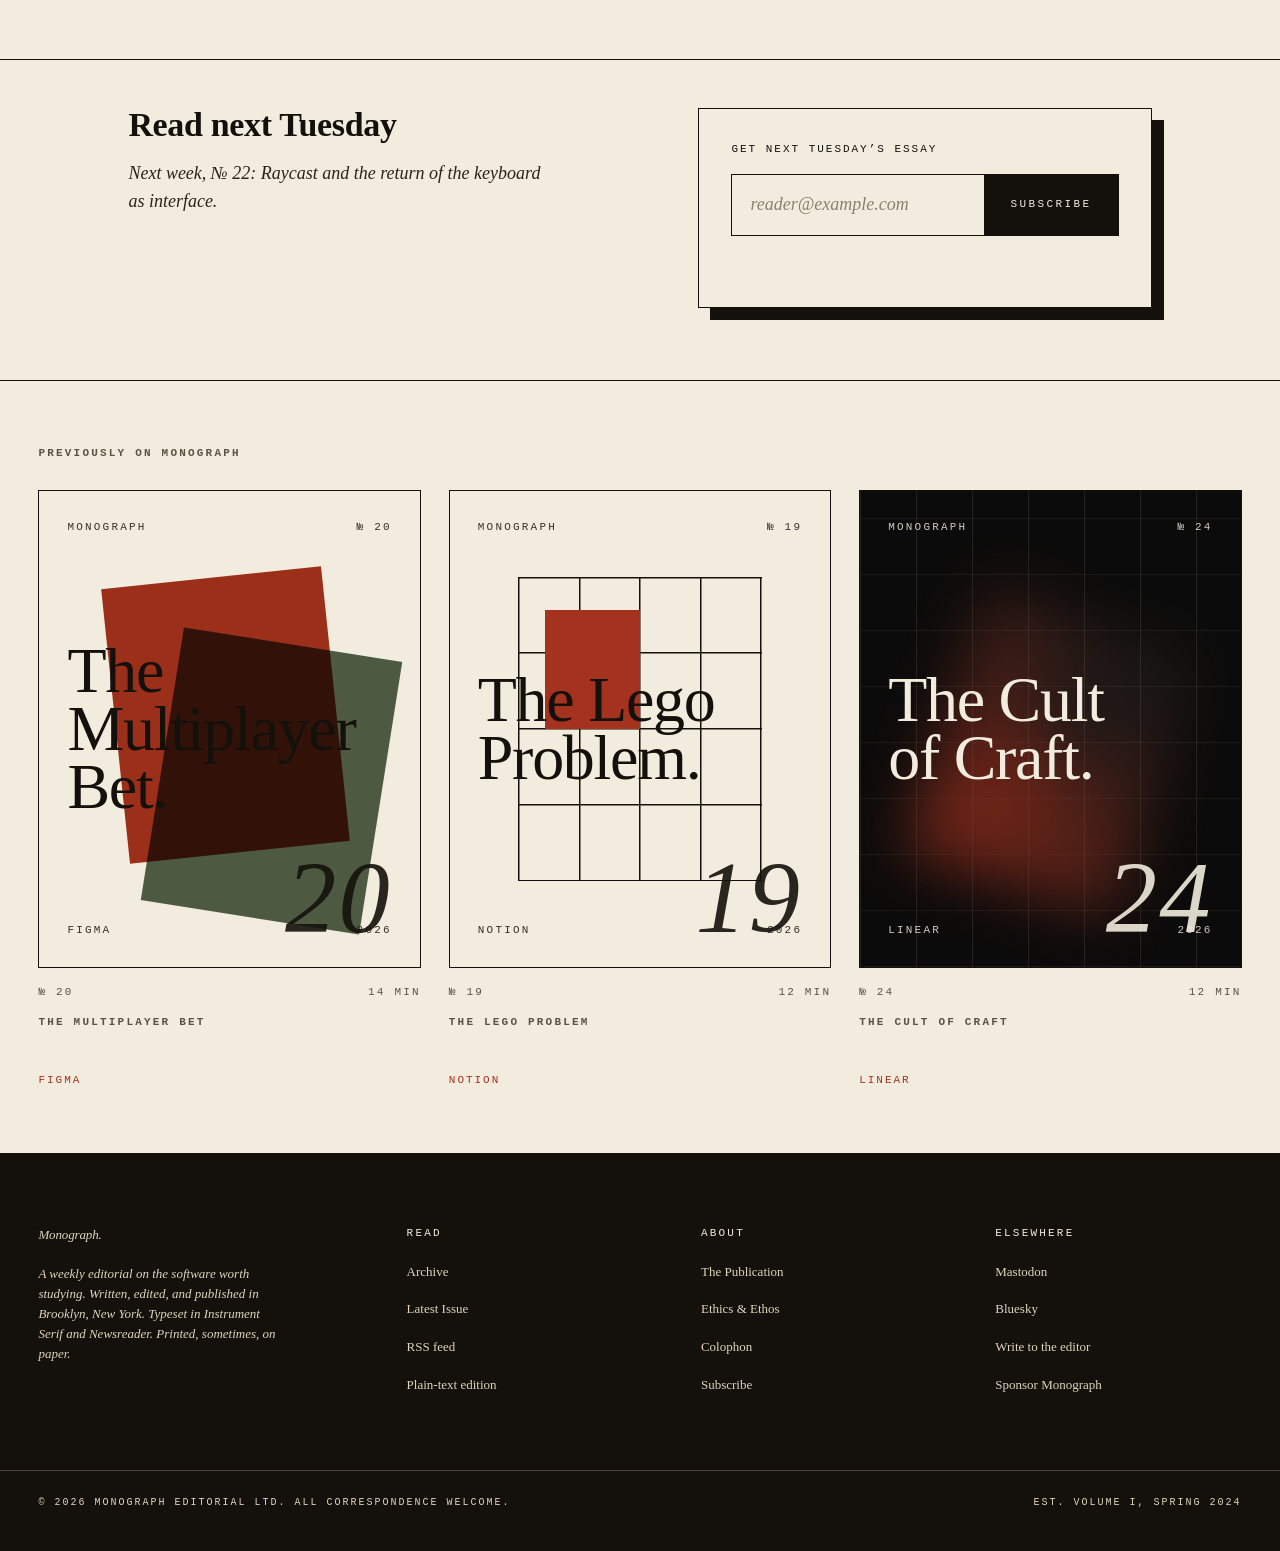
<file: issues/021-things.html>
<!doctype html>
<html lang="en">
<head>
<meta charset="utf-8">
<meta name="viewport" content="width=device-width, initial-scale=1">
<meta http-equiv="Content-Security-Policy" content="default-src 'self'; style-src 'self' https://fonts.googleapis.com; font-src 'self' https://fonts.gstatic.com; img-src 'self' data:; script-src 'self'; connect-src 'self'; frame-ancestors 'none'; base-uri 'self'; form-action 'self'; object-src 'none'; upgrade-insecure-requests">
<meta name="referrer" content="strict-origin-when-cross-origin">
<meta name="robots" content="index, follow">
<meta name="color-scheme" content="light">
<meta name="theme-color" content="#F1ECDD">
<title>№ 21 — Seventeen Years of No · Monograph</title>
<meta name="description" content="What seventeen years of deliberate refusal at Cultured Code teaches about product discipline.">

<link rel="preconnect" href="https://fonts.googleapis.com" crossorigin>
<link rel="preconnect" href="https://fonts.gstatic.com" crossorigin>
<link rel="stylesheet" href="https://fonts.googleapis.com/css2?family=Instrument+Serif:ital@0;1&family=Newsreader:ital,opsz,wght@0,6..72,300..700;1,6..72,300..700&family=JetBrains+Mono:wght@400;500&display=swap">
<link rel="stylesheet" href="../assets/css/main.css">

<link rel="canonical" href="/issues/021-things.html">
</head>
<body>

<a class="skip" href="#main">Skip to content</a>

<header class="masthead" role="banner">
  <div class="shell masthead-inner">
    <div class="masthead-left">
      <span>Vol. III · №&nbsp;21</span>
      <span>Tuesday, 24 March 2026</span>
    </div>
    <h1 class="wordmark"><a href="../index.html" aria-label="Monograph, home">Monograph</a></h1>
    <nav class="masthead-right" aria-label="Primary">
      <a href="../archive.html">Issues</a>
      <a href="../about.html" data-minor>About</a>
      <a href="../pricing.html">Subscribe</a>
    </nav>
  </div>
  <div class="masthead-sub">
    <div class="masthead-sub-inner">
      <span>A weekly correspondence on software worth studying.</span>
      <span>One product · every Tuesday · read slowly</span>
    </div>
  </div>
</header>

<main id="main">

<article class="article">

<header class="article-head">
  <div class="shell">
    <p class="article-meta">
      <span>Issue <span class="accent">№&nbsp;21</span></span>
      <span>Volume III</span>
      <span>24 March 2026</span>
      <span>11 min read</span>
    </p>
    <h1 class="article-title">Seventeen Years<br>of <em>No.</em></h1>
    <p class="article-dek">Cultured Code shipped Things 3 in 2017. They have shipped no Things&thinsp;4. What does it mean to build a product that refuses to move?</p>
    <p class="article-byline">
      <span>Essay by <strong>The Editors</strong></span>
      <span>Subject: <strong>Things 3 &middot; Cultured Code</strong></span>
      <span>Filed: Stuttgart</span>
    </p>
  </div>
</header>

<div class="article-body">
  <div class="shell">

    <p>In an industry that rewards momentum, Cultured Code has spent seventeen years holding still. Things, their flagship task manager, was first released in 2008; the current major version, Things 3, shipped in 2017. Nine years on, it is still the current major version. There has been no Things&thinsp;4, no &lsquo;Things Pro&rsquo; subscription, no AI companion, no collaborative workspaces, no rebrand, no pivot. The product has been maintained, refined, and carried across platforms, but its shape has not substantially changed since the Obama administration.</p>

    <p>This is, depending on your temperament, either artisanship or negligence. We think it is neither, exactly. It is an unusually disciplined answer to a question most companies never ask: <em>what does this product want to become?</em></p>

    <h2>The answer, which was: nothing</h2>

    <p>Most products grow because growing is the default. A team ships a thing, the thing sells, the team hires, the team needs to justify the hiring, the thing gets bigger. After five years the original product is a layer cake of commitments made by people who have left the company to employees who would rather be shipping something else. Growth is not a strategy; it is the absence of one.</p>

    <p>Things 3 is a refusal of this default. Cultured Code seems to have reached a version of the product that does the job, and concluded &mdash; quietly, without a blog post &mdash; that the job does not require further additions. New platforms, yes. Polish, constantly. The same product, indefinitely.</p>

    <blockquote>The hardest decision in software is not what to build. It is the decision, made every Monday morning, to stop building.</blockquote>

    <p>There is a financial reality inside this choice. Cultured Code is a small, privately held German company. They are not under pressure to hit a quarterly number. They can price the product at a one-time purchase (one price per platform, no subscription) because their cost base lets them, and because they trust their cohort&rsquo;s loyalty. This is a set of conditions not available to most software companies, and that fact is worth keeping in mind when admiring the discipline. The discipline is aesthetic; the conditions are structural.</p>

    <h2>What refusal produces</h2>

    <p>Open Things 3 today and it is immediately clear what nine years of not-shipping-new-features has bought. The interaction model is watertight. The keyboard shortcuts are muscle memory for a million users. The syncing engine is invisibly correct. The type is set with care. The empty states are lovely. Nothing anywhere in the interface suggests &lsquo;we decided this in a meeting last quarter.&rsquo;</p>

    <p>Compare any competitor that has been shipping features continuously. Todoist, a fine product, has become a commercial forest; each feature a tree, each tree seeking light, the canopy denser every year. It is no longer obvious how to use Todoist without reading a blog post. Things is still, after seventeen years, a task manager a colleague can teach you in a single coffee break.</p>

    <h3>The cost of standing still</h3>

    <p>The refusal is not free. There are legitimate things Things 3 does not do well, and every year the list grows. It does not have native collaboration. It does not integrate with calendars beyond a shallow reading. It cannot be scripted by end users without hacks. It has no web client. Its automation story is gestural at best.</p>

    <p>Users have left because of these gaps. Reviewers have called the product stale. At some point &mdash; and this is the unresolved question &mdash; the gap between Things and its competitors widens enough that the elegance of the core experience cannot compensate. It is not clear when that point arrives, or whether it has already. We suspect Cultured Code is watching and measuring; we would not presume to know better.</p>

    <hr class="sectbreak">

    <h3>On the Theodor Fontane problem</h3>

    <p>There is a line &mdash; often misattributed &mdash; that goes, roughly: &lsquo;there is no honour in repeating yourself; there is only honour in not having changed what did not need to change.&rsquo; Things 3 is a long argument that the second clause is possible. The product has not changed because the underlying job of managing personal tasks has not changed. GTD is still GTD. Today&rsquo;s list is still today&rsquo;s list. Why should the tool that does this be re-written every three years?</p>

    <p>The counter-argument is that software drifts even when it stands still. Platforms change. Operating systems change. The affordances users expect change. A product that does not move forward is actually moving backward against a current. Cultured Code has been, in their quiet way, paddling against this current &mdash; porting to new Macs, new iPads, new input methods, new widgets, new Shortcuts &mdash; without letting the paddling show. Maintaining a nine-year-old product as &lsquo;the current product&rsquo; is harder than shipping a new one.</p>

    <div class="pullquote">
      <p class="pullquote-text">Things 3 does not look frozen because it is frozen. It looks frozen because no one is forcing it to hurry.</p>
    </div>

    <h2>What to learn</h2>

    <p>The lesson of Things 3, for most builders, is not to imitate it. The conditions that make the refusal possible &mdash; no investors, a loyal niche, one-time pricing that cohort-funds the maintenance, a small team, a European cost base &mdash; are not general. You probably cannot do this.</p>

    <p>But the underlying discipline is available to anyone: ask, of any feature you are about to build, whether it makes the product better or only bigger. Most features make the product bigger. Cultured Code has, for seventeen years, chosen to ship only the ones that made Things better, and to stop when the list ran out. That is not inaction. That is a stronger kind of judgment than most roadmaps display.</p>

    <p>There will be a Things 4 eventually. We will be surprised if it is different in ways that make the product larger. We will be less surprised if it is different in ways that make the product more like itself.</p>

  </div>
</div>

<footer class="article-footer">
  <div class="shell article-footer-grid">
    <div>
      <h4>Read next Tuesday</h4>
      <p>Next week, №&nbsp;22: Raycast and the return of the keyboard as interface.</p>
    </div>
    <div>
      <form class="signup-form" data-signup data-source="issue-21" action="/api/subscribe" method="post" novalidate style="box-shadow:6px 6px 0 var(--ink);">
        <label class="label" for="email-21">Get next Tuesday&rsquo;s essay</label>
        <div class="field">
          <input type="email" id="email-21" name="email" placeholder="reader@example.com" autocomplete="email" maxlength="254" spellcheck="false" required>
          <button type="submit" class="btn">Subscribe</button>
        </div>
        <div class="hp-field" aria-hidden="true">
          <label for="hp-21">Leave this field empty</label>
          <input type="text" id="hp-21" name="website" tabindex="-1" autocomplete="off">
        </div>
        <p class="form-status" role="status" aria-live="polite"></p>
      </form>
    </div>
  </div>
</footer>

<section class="related">
  <div class="shell">
    <h3>Previously on Monograph</h3>
    <div class="related-grid">

      <a class="issue-card" href="020-figma.html">
        <div class="thumb">
          <div class="cover cover--figma">
            <div class="cover-head"><span>Monograph</span><span>№&nbsp;20</span></div>
            <div class="cover-title">The<br>Multiplayer<br>Bet.</div>
            <div class="cover-foot"><span>Figma</span><span>2026</span></div>
            <div class="cover-num">20</div>
          </div>
        </div>
        <div class="meta"><span>№&nbsp;20</span><span>14 min</span></div>
        <h3>The Multiplayer Bet</h3>
        <p class="subject">Figma</p>
      </a>

      <a class="issue-card" href="019-notion.html">
        <div class="thumb">
          <div class="cover cover--notion">
            <div class="cover-head"><span>Monograph</span><span>№&nbsp;19</span></div>
            <div class="cover-title">The Lego<br>Problem.</div>
            <div class="cover-foot"><span>Notion</span><span>2026</span></div>
            <div class="cover-num">19</div>
          </div>
        </div>
        <div class="meta"><span>№&nbsp;19</span><span>12 min</span></div>
        <h3>The Lego Problem</h3>
        <p class="subject">Notion</p>
      </a>

      <a class="issue-card" href="024-linear.html">
        <div class="thumb">
          <div class="cover cover--linear">
            <div class="cover-head"><span>Monograph</span><span>№&nbsp;24</span></div>
            <div class="cover-title">The Cult<br>of Craft.</div>
            <div class="cover-foot"><span>Linear</span><span>2026</span></div>
            <div class="cover-num">24</div>
          </div>
        </div>
        <div class="meta"><span>№&nbsp;24</span><span>12 min</span></div>
        <h3>The Cult of Craft</h3>
        <p class="subject">Linear</p>
      </a>

    </div>
  </div>
</section>

</article>

</main>

<footer class="colophon" role="contentinfo">
  <div class="shell colophon-grid">
    <div>
      <p class="colophon-mark">Monograph.</p>
      <p>A weekly editorial on the software worth studying. Written, edited, and published in Brooklyn, New York. Typeset in Instrument Serif and Newsreader. Printed, sometimes, on paper.</p>
    </div>
    <div>
      <h4>Read</h4>
      <ul>
        <li><a href="../archive.html">Archive</a></li>
        <li><a href="024-linear.html">Latest Issue</a></li>
        <li><a href="#">RSS feed</a></li>
        <li><a href="#">Plain-text edition</a></li>
      </ul>
    </div>
    <div>
      <h4>About</h4>
      <ul>
        <li><a href="../about.html">The Publication</a></li>
        <li><a href="../about.html#ethics">Ethics &amp; Ethos</a></li>
        <li><a href="../about.html#colophon">Colophon</a></li>
        <li><a href="../pricing.html">Subscribe</a></li>
      </ul>
    </div>
    <div>
      <h4>Elsewhere</h4>
      <ul>
        <li><a href="#" rel="noopener noreferrer">Mastodon</a></li>
        <li><a href="#" rel="noopener noreferrer">Bluesky</a></li>
        <li><a href="mailto:editor@monograph.press">Write to the editor</a></li>
        <li><a href="#" rel="noopener noreferrer">Sponsor Monograph</a></li>
      </ul>
    </div>
  </div>

  <div class="shell colophon-bottom">
    <span>© <span data-year>2026</span> Monograph Editorial Ltd. All correspondence welcome.</span>
    <span>Est. Volume I, Spring 2024</span>
  </div>
</footer>

<script src="../assets/js/main.js" defer></script>
<script src="../assets/js/signup.js" defer></script>
</body>
</html>
</file>
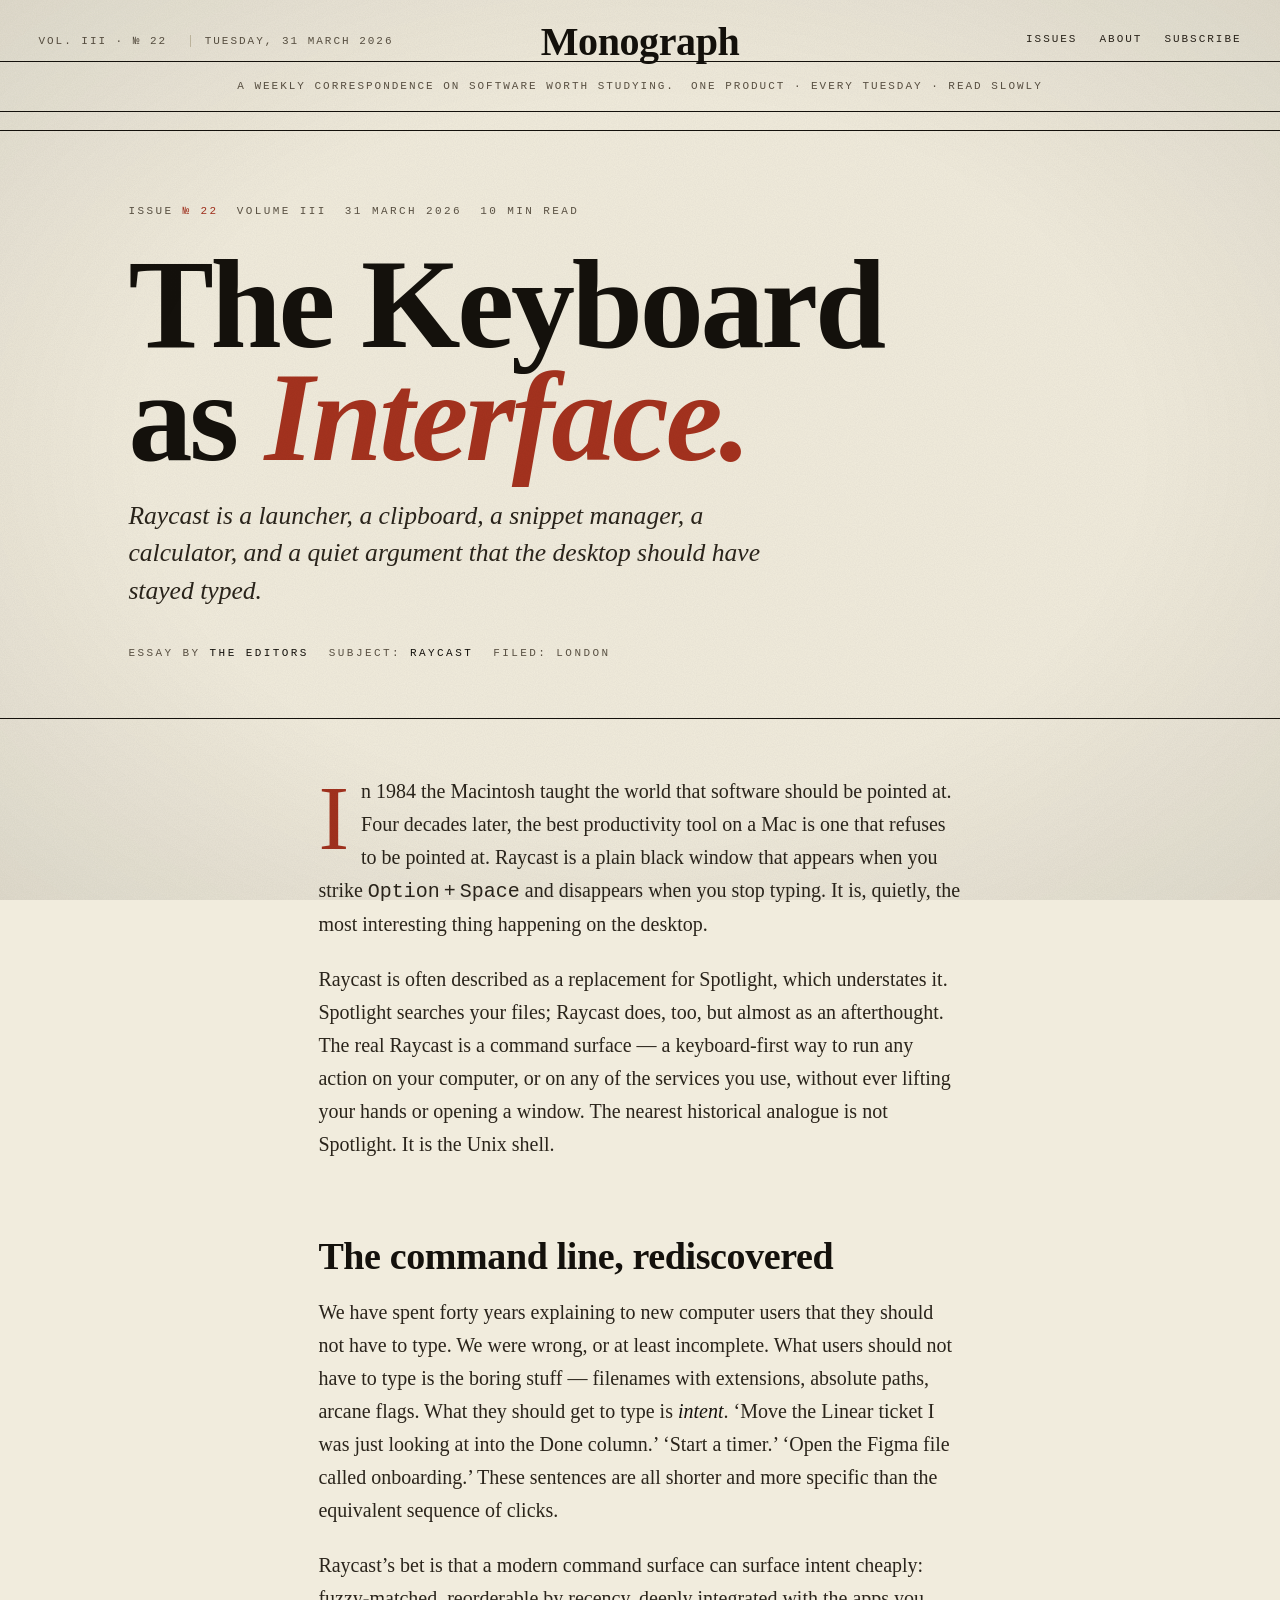
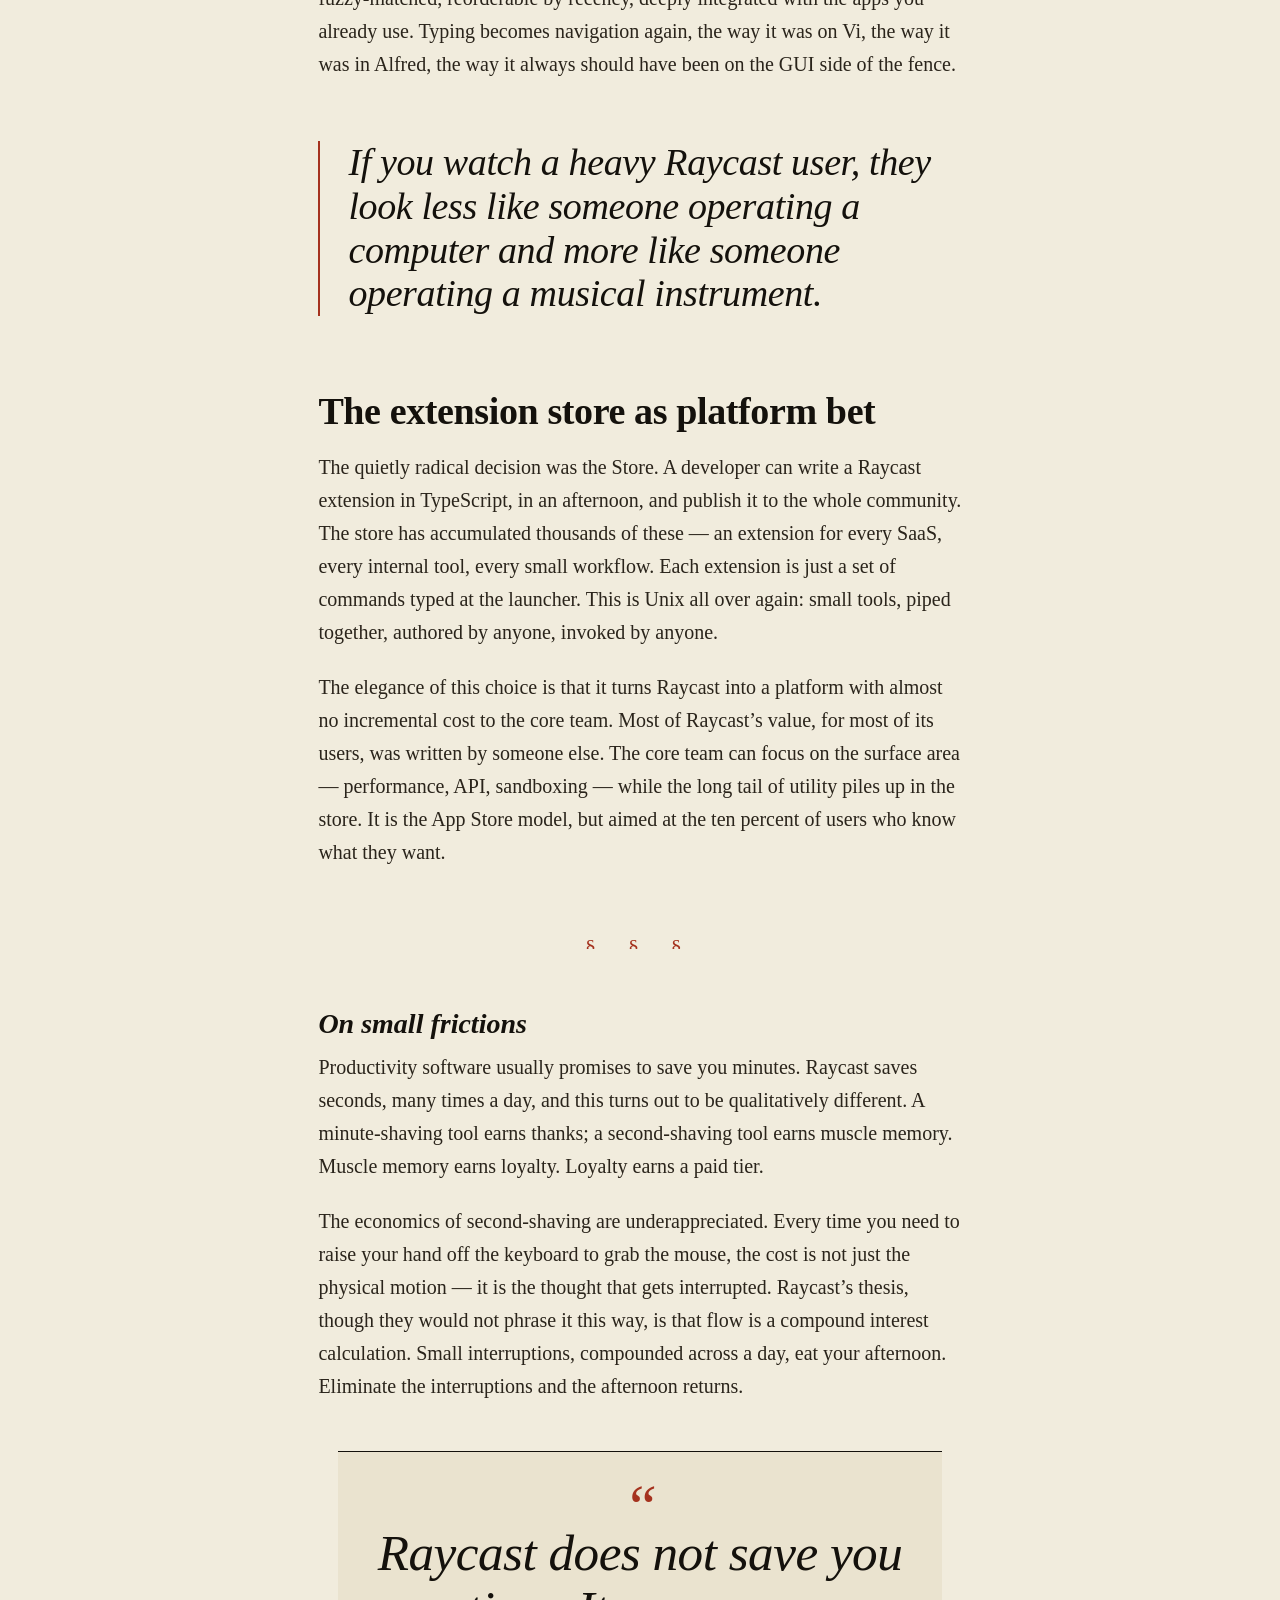
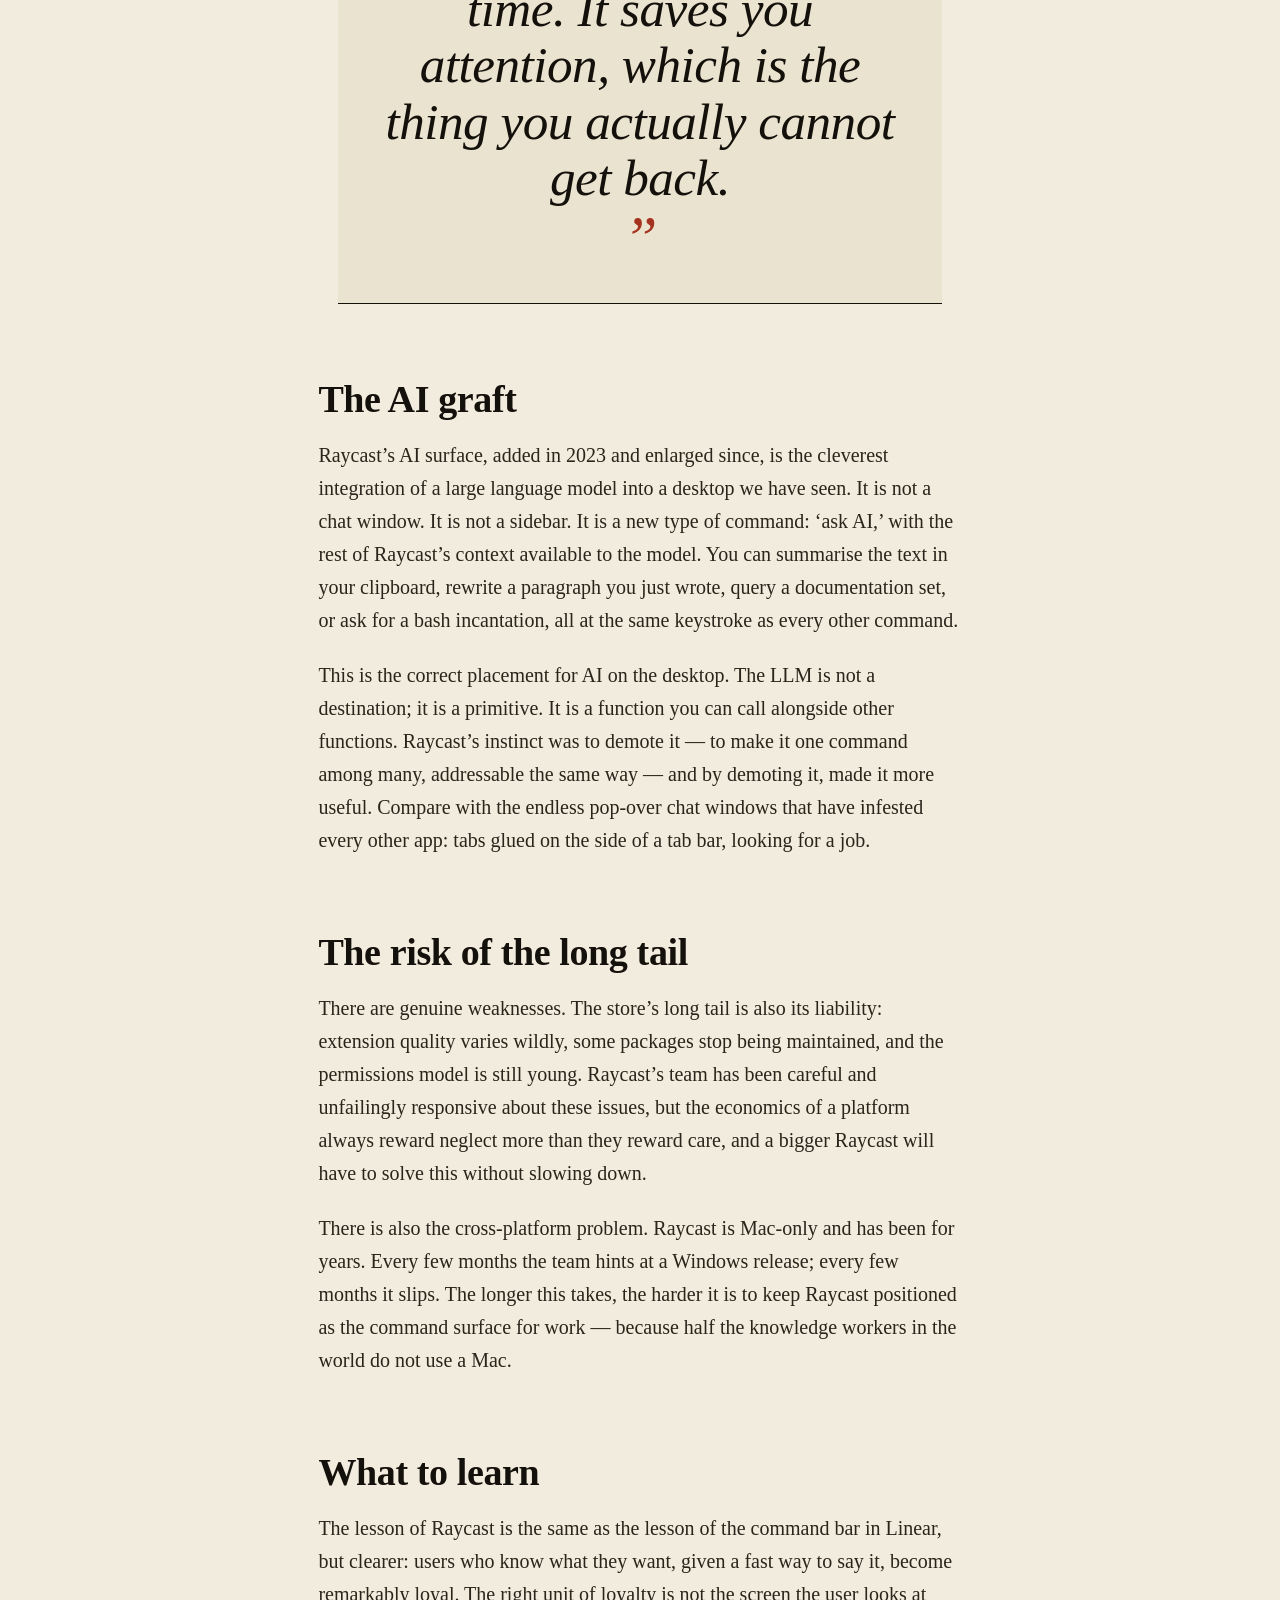
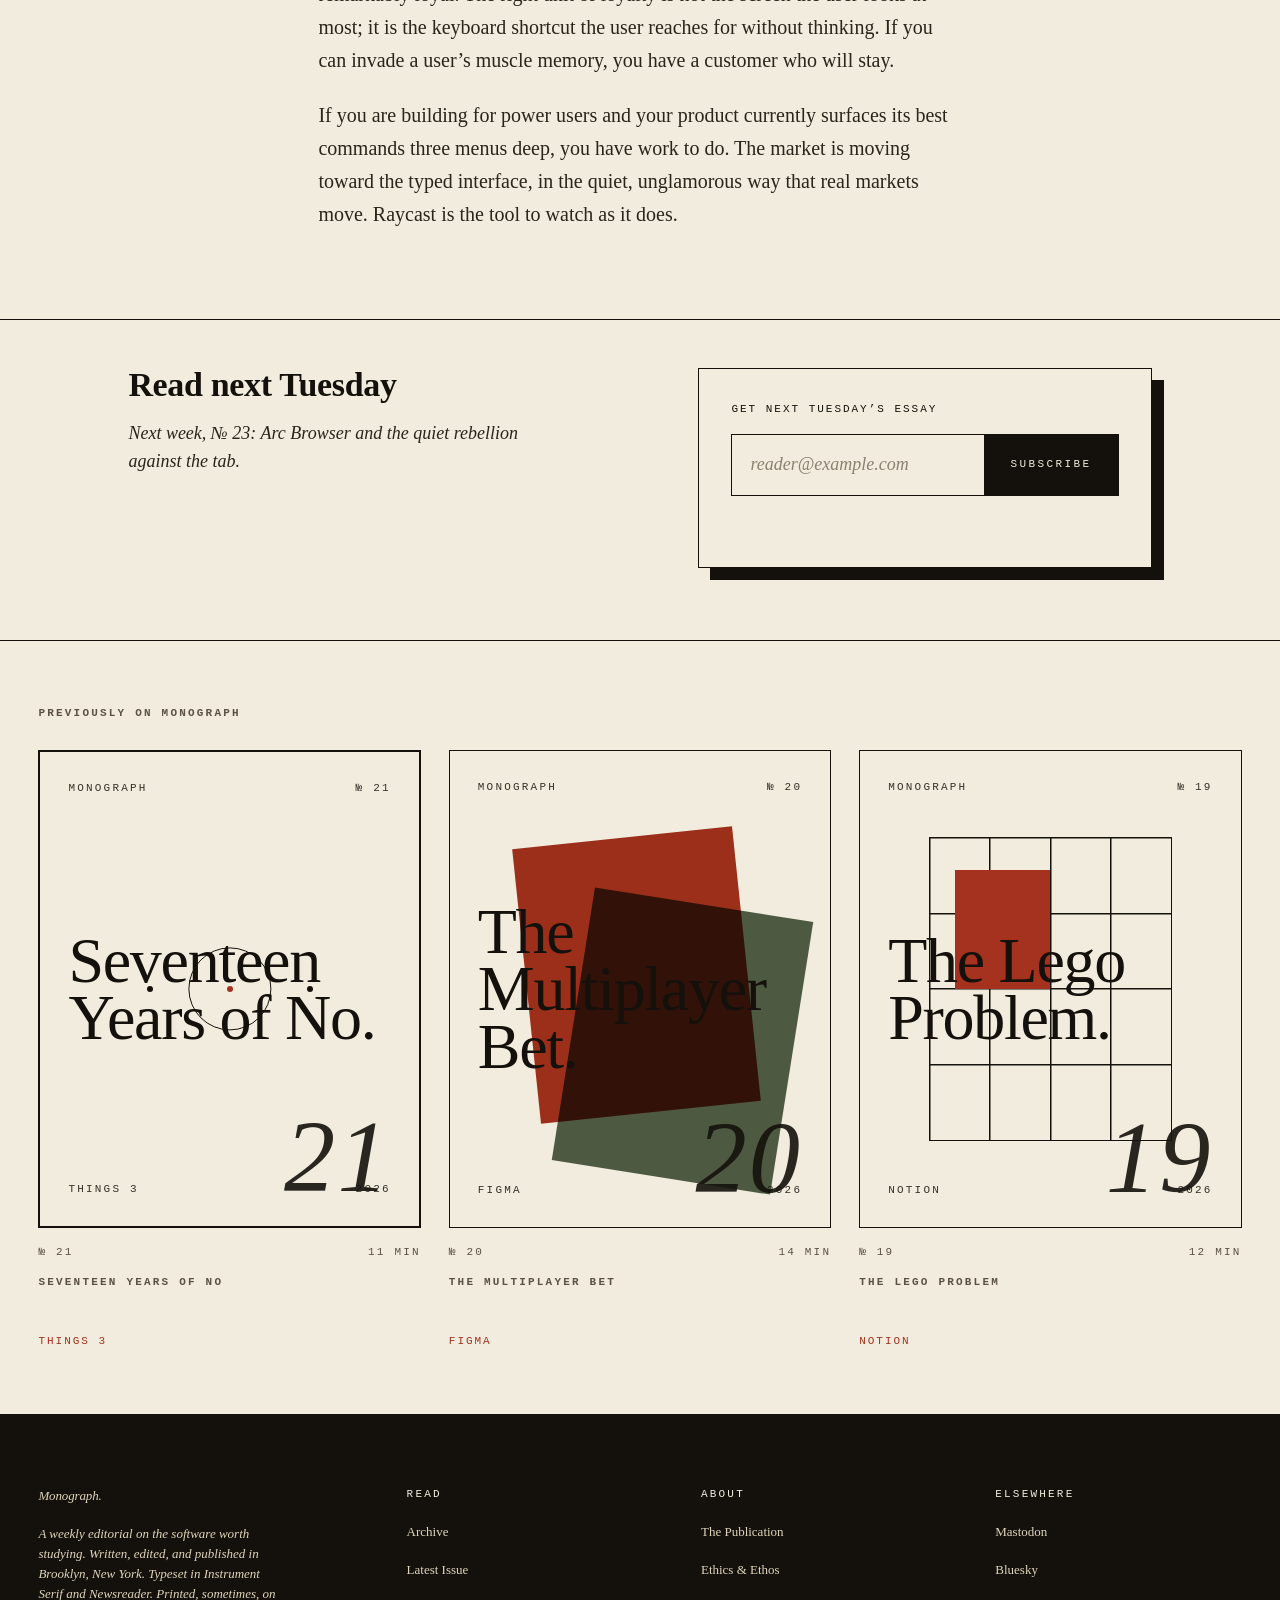
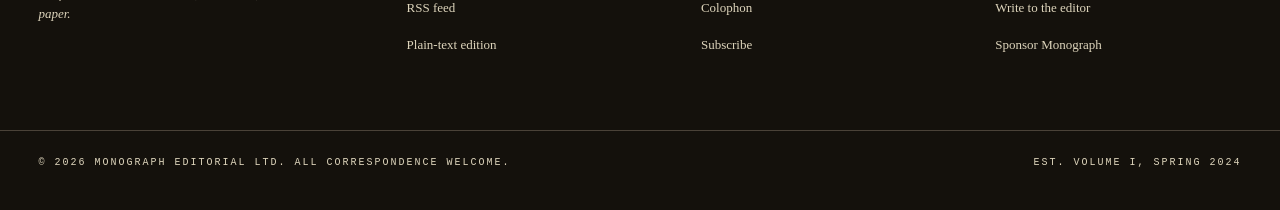
<file: issues/022-raycast.html>
<!doctype html>
<html lang="en">
<head>
<meta charset="utf-8">
<meta name="viewport" content="width=device-width, initial-scale=1">
<meta http-equiv="Content-Security-Policy" content="default-src 'self'; style-src 'self' https://fonts.googleapis.com; font-src 'self' https://fonts.gstatic.com; img-src 'self' data:; script-src 'self'; connect-src 'self'; frame-ancestors 'none'; base-uri 'self'; form-action 'self'; object-src 'none'; upgrade-insecure-requests">
<meta name="referrer" content="strict-origin-when-cross-origin">
<meta name="robots" content="index, follow">
<meta name="color-scheme" content="light">
<meta name="theme-color" content="#F1ECDD">
<title>№ 22 — The Keyboard as Interface · Monograph</title>
<meta name="description" content="Raycast and the return of command-line ergonomics to the graphical desktop.">

<link rel="preconnect" href="https://fonts.googleapis.com" crossorigin>
<link rel="preconnect" href="https://fonts.gstatic.com" crossorigin>
<link rel="stylesheet" href="https://fonts.googleapis.com/css2?family=Instrument+Serif:ital@0;1&family=Newsreader:ital,opsz,wght@0,6..72,300..700;1,6..72,300..700&family=JetBrains+Mono:wght@400;500&display=swap">
<link rel="stylesheet" href="../assets/css/main.css">

<link rel="canonical" href="/issues/022-raycast.html">
</head>
<body>

<a class="skip" href="#main">Skip to content</a>

<header class="masthead" role="banner">
  <div class="shell masthead-inner">
    <div class="masthead-left">
      <span>Vol. III · №&nbsp;22</span>
      <span>Tuesday, 31 March 2026</span>
    </div>
    <h1 class="wordmark"><a href="../index.html" aria-label="Monograph, home">Monograph</a></h1>
    <nav class="masthead-right" aria-label="Primary">
      <a href="../archive.html">Issues</a>
      <a href="../about.html" data-minor>About</a>
      <a href="../pricing.html">Subscribe</a>
    </nav>
  </div>
  <div class="masthead-sub">
    <div class="masthead-sub-inner">
      <span>A weekly correspondence on software worth studying.</span>
      <span>One product · every Tuesday · read slowly</span>
    </div>
  </div>
</header>

<main id="main">

<article class="article">

<header class="article-head">
  <div class="shell">
    <p class="article-meta">
      <span>Issue <span class="accent">№&nbsp;22</span></span>
      <span>Volume III</span>
      <span>31 March 2026</span>
      <span>10 min read</span>
    </p>
    <h1 class="article-title">The Keyboard<br>as <em>Interface.</em></h1>
    <p class="article-dek">Raycast is a launcher, a clipboard, a snippet manager, a calculator, and a quiet argument that the desktop should have stayed typed.</p>
    <p class="article-byline">
      <span>Essay by <strong>The Editors</strong></span>
      <span>Subject: <strong>Raycast</strong></span>
      <span>Filed: London</span>
    </p>
  </div>
</header>

<div class="article-body">
  <div class="shell">

    <p>In 1984 the Macintosh taught the world that software should be pointed at. Four decades later, the best productivity tool on a Mac is one that refuses to be pointed at. Raycast is a plain black window that appears when you strike <code>Option&thinsp;+&thinsp;Space</code> and disappears when you stop typing. It is, quietly, the most interesting thing happening on the desktop.</p>

    <p>Raycast is often described as a replacement for Spotlight, which understates it. Spotlight searches your files; Raycast does, too, but almost as an afterthought. The real Raycast is a command surface &mdash; a keyboard-first way to run any action on your computer, or on any of the services you use, without ever lifting your hands or opening a window. The nearest historical analogue is not Spotlight. It is the Unix shell.</p>

    <h2>The command line, rediscovered</h2>

    <p>We have spent forty years explaining to new computer users that they should not have to type. We were wrong, or at least incomplete. What users should not have to type is the boring stuff &mdash; filenames with extensions, absolute paths, arcane flags. What they should get to type is <em>intent</em>. &lsquo;Move the Linear ticket I was just looking at into the Done column.&rsquo; &lsquo;Start a timer.&rsquo; &lsquo;Open the Figma file called onboarding.&rsquo; These sentences are all shorter and more specific than the equivalent sequence of clicks.</p>

    <p>Raycast&rsquo;s bet is that a modern command surface can surface intent cheaply: fuzzy-matched, reorderable by recency, deeply integrated with the apps you already use. Typing becomes navigation again, the way it was on Vi, the way it was in Alfred, the way it always should have been on the GUI side of the fence.</p>

    <blockquote>If you watch a heavy Raycast user, they look less like someone operating a computer and more like someone operating a musical instrument.</blockquote>

    <h2>The extension store as platform bet</h2>

    <p>The quietly radical decision was the Store. A developer can write a Raycast extension in TypeScript, in an afternoon, and publish it to the whole community. The store has accumulated thousands of these &mdash; an extension for every SaaS, every internal tool, every small workflow. Each extension is just a set of commands typed at the launcher. This is Unix all over again: small tools, piped together, authored by anyone, invoked by anyone.</p>

    <p>The elegance of this choice is that it turns Raycast into a platform with almost no incremental cost to the core team. Most of Raycast&rsquo;s value, for most of its users, was written by someone else. The core team can focus on the surface area &mdash; performance, API, sandboxing &mdash; while the long tail of utility piles up in the store. It is the App Store model, but aimed at the ten percent of users who know what they want.</p>

    <hr class="sectbreak">

    <h3>On small frictions</h3>

    <p>Productivity software usually promises to save you minutes. Raycast saves seconds, many times a day, and this turns out to be qualitatively different. A minute-shaving tool earns thanks; a second-shaving tool earns muscle memory. Muscle memory earns loyalty. Loyalty earns a paid tier.</p>

    <p>The economics of second-shaving are underappreciated. Every time you need to raise your hand off the keyboard to grab the mouse, the cost is not just the physical motion &mdash; it is the thought that gets interrupted. Raycast&rsquo;s thesis, though they would not phrase it this way, is that flow is a compound interest calculation. Small interruptions, compounded across a day, eat your afternoon. Eliminate the interruptions and the afternoon returns.</p>

    <div class="pullquote">
      <p class="pullquote-text">Raycast does not save you time. It saves you attention, which is the thing you actually cannot get back.</p>
    </div>

    <h2>The AI graft</h2>

    <p>Raycast&rsquo;s AI surface, added in 2023 and enlarged since, is the cleverest integration of a large language model into a desktop we have seen. It is not a chat window. It is not a sidebar. It is a new type of command: &lsquo;ask AI,&rsquo; with the rest of Raycast&rsquo;s context available to the model. You can summarise the text in your clipboard, rewrite a paragraph you just wrote, query a documentation set, or ask for a bash incantation, all at the same keystroke as every other command.</p>

    <p>This is the correct placement for AI on the desktop. The LLM is not a destination; it is a primitive. It is a function you can call alongside other functions. Raycast&rsquo;s instinct was to demote it &mdash; to make it one command among many, addressable the same way &mdash; and by demoting it, made it more useful. Compare with the endless pop-over chat windows that have infested every other app: tabs glued on the side of a tab bar, looking for a job.</p>

    <h2>The risk of the long tail</h2>

    <p>There are genuine weaknesses. The store&rsquo;s long tail is also its liability: extension quality varies wildly, some packages stop being maintained, and the permissions model is still young. Raycast&rsquo;s team has been careful and unfailingly responsive about these issues, but the economics of a platform always reward neglect more than they reward care, and a bigger Raycast will have to solve this without slowing down.</p>

    <p>There is also the cross-platform problem. Raycast is Mac-only and has been for years. Every few months the team hints at a Windows release; every few months it slips. The longer this takes, the harder it is to keep Raycast positioned as the command surface for work &mdash; because half the knowledge workers in the world do not use a Mac.</p>

    <h2>What to learn</h2>

    <p>The lesson of Raycast is the same as the lesson of the command bar in Linear, but clearer: users who know what they want, given a fast way to say it, become remarkably loyal. The right unit of loyalty is not the screen the user looks at most; it is the keyboard shortcut the user reaches for without thinking. If you can invade a user&rsquo;s muscle memory, you have a customer who will stay.</p>

    <p>If you are building for power users and your product currently surfaces its best commands three menus deep, you have work to do. The market is moving toward the typed interface, in the quiet, unglamorous way that real markets move. Raycast is the tool to watch as it does.</p>

  </div>
</div>

<footer class="article-footer">
  <div class="shell article-footer-grid">
    <div>
      <h4>Read next Tuesday</h4>
      <p>Next week, №&nbsp;23: Arc Browser and the quiet rebellion against the tab.</p>
    </div>
    <div>
      <form class="signup-form" data-signup data-source="issue-22" action="/api/subscribe" method="post" novalidate style="box-shadow:6px 6px 0 var(--ink);">
        <label class="label" for="email-22">Get next Tuesday&rsquo;s essay</label>
        <div class="field">
          <input type="email" id="email-22" name="email" placeholder="reader@example.com" autocomplete="email" maxlength="254" spellcheck="false" required>
          <button type="submit" class="btn">Subscribe</button>
        </div>
        <div class="hp-field" aria-hidden="true">
          <label for="hp-22">Leave this field empty</label>
          <input type="text" id="hp-22" name="website" tabindex="-1" autocomplete="off">
        </div>
        <p class="form-status" role="status" aria-live="polite"></p>
      </form>
    </div>
  </div>
</footer>

<section class="related">
  <div class="shell">
    <h3>Previously on Monograph</h3>
    <div class="related-grid">

      <a class="issue-card" href="021-things.html">
        <div class="thumb">
          <div class="cover cover--things">
            <div class="cover-head"><span>Monograph</span><span>№&nbsp;21</span></div>
            <div class="cover-title">Seventeen<br>Years of No.</div>
            <div class="cover-foot"><span>Things 3</span><span>2026</span></div>
            <div class="cover-num">21</div>
          </div>
        </div>
        <div class="meta"><span>№&nbsp;21</span><span>11 min</span></div>
        <h3>Seventeen Years of No</h3>
        <p class="subject">Things 3</p>
      </a>

      <a class="issue-card" href="020-figma.html">
        <div class="thumb">
          <div class="cover cover--figma">
            <div class="cover-head"><span>Monograph</span><span>№&nbsp;20</span></div>
            <div class="cover-title">The<br>Multiplayer<br>Bet.</div>
            <div class="cover-foot"><span>Figma</span><span>2026</span></div>
            <div class="cover-num">20</div>
          </div>
        </div>
        <div class="meta"><span>№&nbsp;20</span><span>14 min</span></div>
        <h3>The Multiplayer Bet</h3>
        <p class="subject">Figma</p>
      </a>

      <a class="issue-card" href="019-notion.html">
        <div class="thumb">
          <div class="cover cover--notion">
            <div class="cover-head"><span>Monograph</span><span>№&nbsp;19</span></div>
            <div class="cover-title">The Lego<br>Problem.</div>
            <div class="cover-foot"><span>Notion</span><span>2026</span></div>
            <div class="cover-num">19</div>
          </div>
        </div>
        <div class="meta"><span>№&nbsp;19</span><span>12 min</span></div>
        <h3>The Lego Problem</h3>
        <p class="subject">Notion</p>
      </a>

    </div>
  </div>
</section>

</article>

</main>

<footer class="colophon" role="contentinfo">
  <div class="shell colophon-grid">
    <div>
      <p class="colophon-mark">Monograph.</p>
      <p>A weekly editorial on the software worth studying. Written, edited, and published in Brooklyn, New York. Typeset in Instrument Serif and Newsreader. Printed, sometimes, on paper.</p>
    </div>
    <div>
      <h4>Read</h4>
      <ul>
        <li><a href="../archive.html">Archive</a></li>
        <li><a href="024-linear.html">Latest Issue</a></li>
        <li><a href="#">RSS feed</a></li>
        <li><a href="#">Plain-text edition</a></li>
      </ul>
    </div>
    <div>
      <h4>About</h4>
      <ul>
        <li><a href="../about.html">The Publication</a></li>
        <li><a href="../about.html#ethics">Ethics &amp; Ethos</a></li>
        <li><a href="../about.html#colophon">Colophon</a></li>
        <li><a href="../pricing.html">Subscribe</a></li>
      </ul>
    </div>
    <div>
      <h4>Elsewhere</h4>
      <ul>
        <li><a href="#" rel="noopener noreferrer">Mastodon</a></li>
        <li><a href="#" rel="noopener noreferrer">Bluesky</a></li>
        <li><a href="mailto:editor@monograph.press">Write to the editor</a></li>
        <li><a href="#" rel="noopener noreferrer">Sponsor Monograph</a></li>
      </ul>
    </div>
  </div>

  <div class="shell colophon-bottom">
    <span>© <span data-year>2026</span> Monograph Editorial Ltd. All correspondence welcome.</span>
    <span>Est. Volume I, Spring 2024</span>
  </div>
</footer>

<script src="../assets/js/main.js" defer></script>
<script src="../assets/js/signup.js" defer></script>
</body>
</html>
</file>
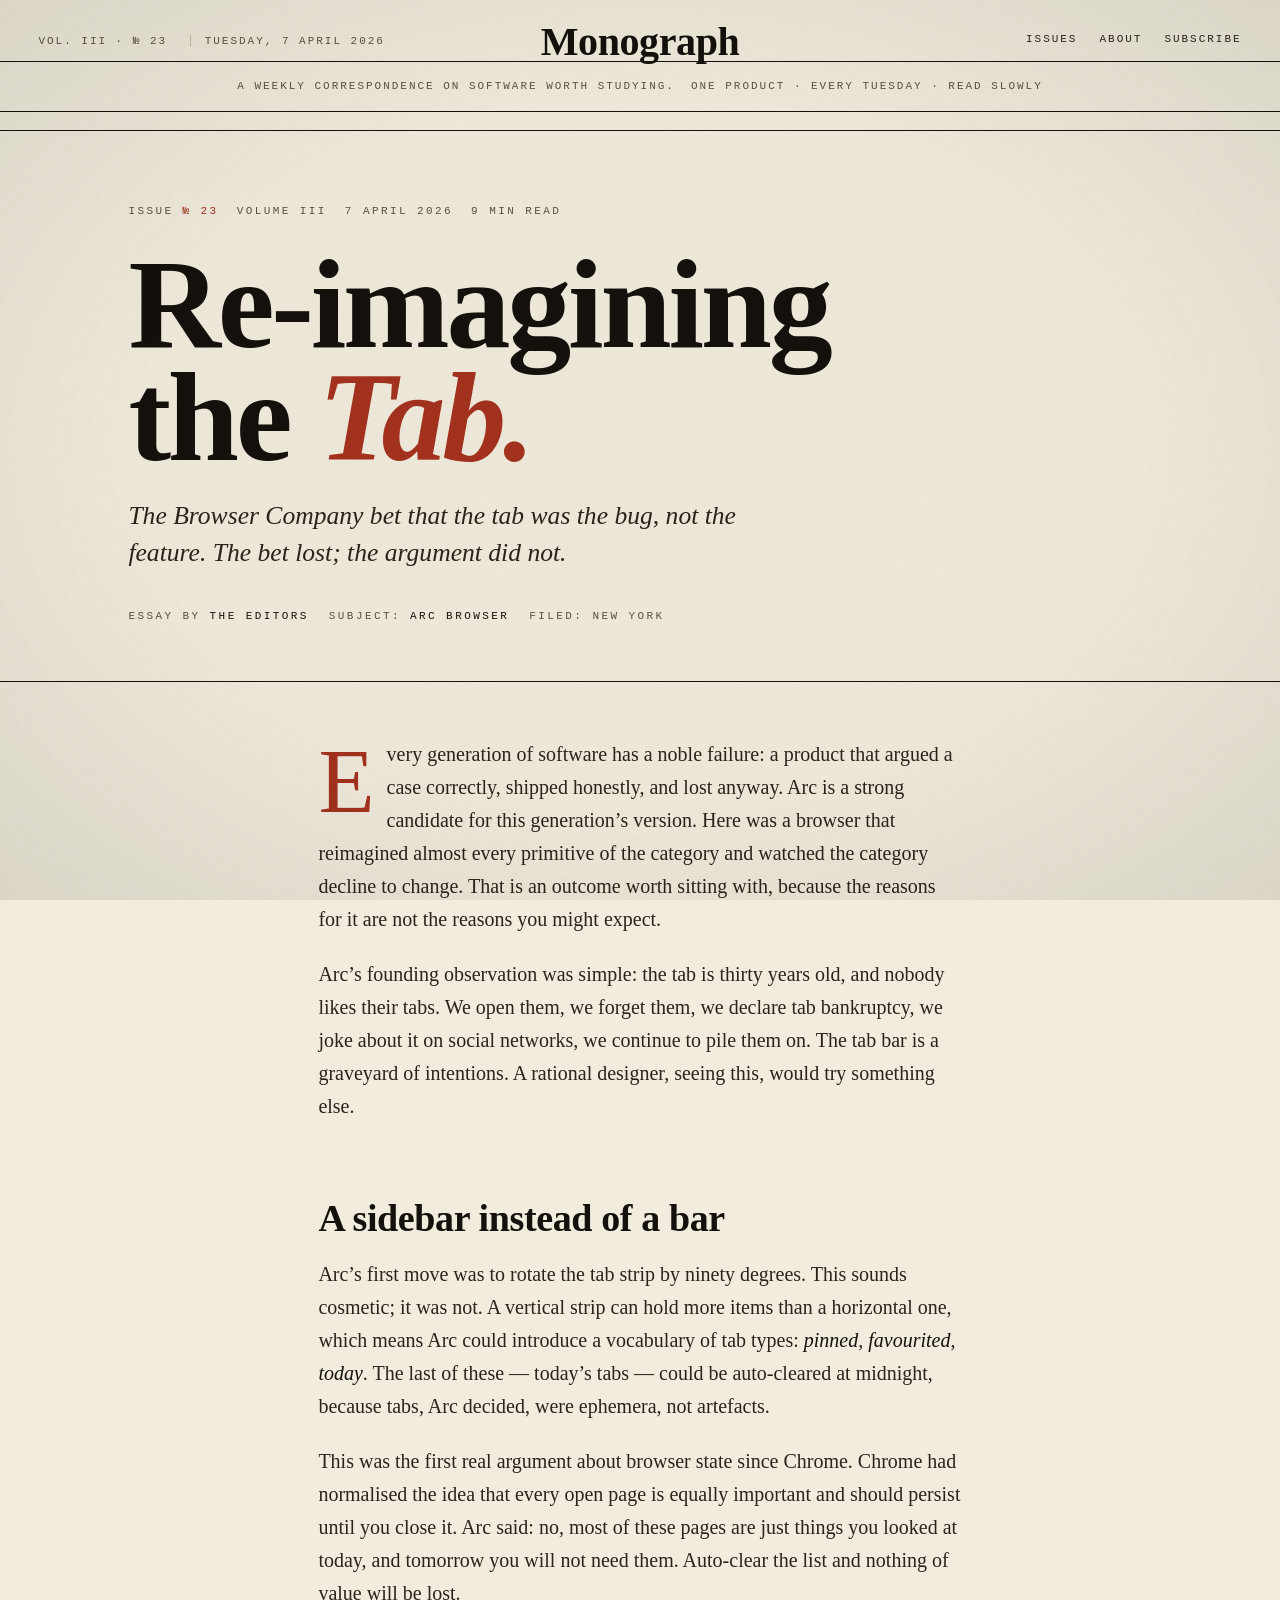
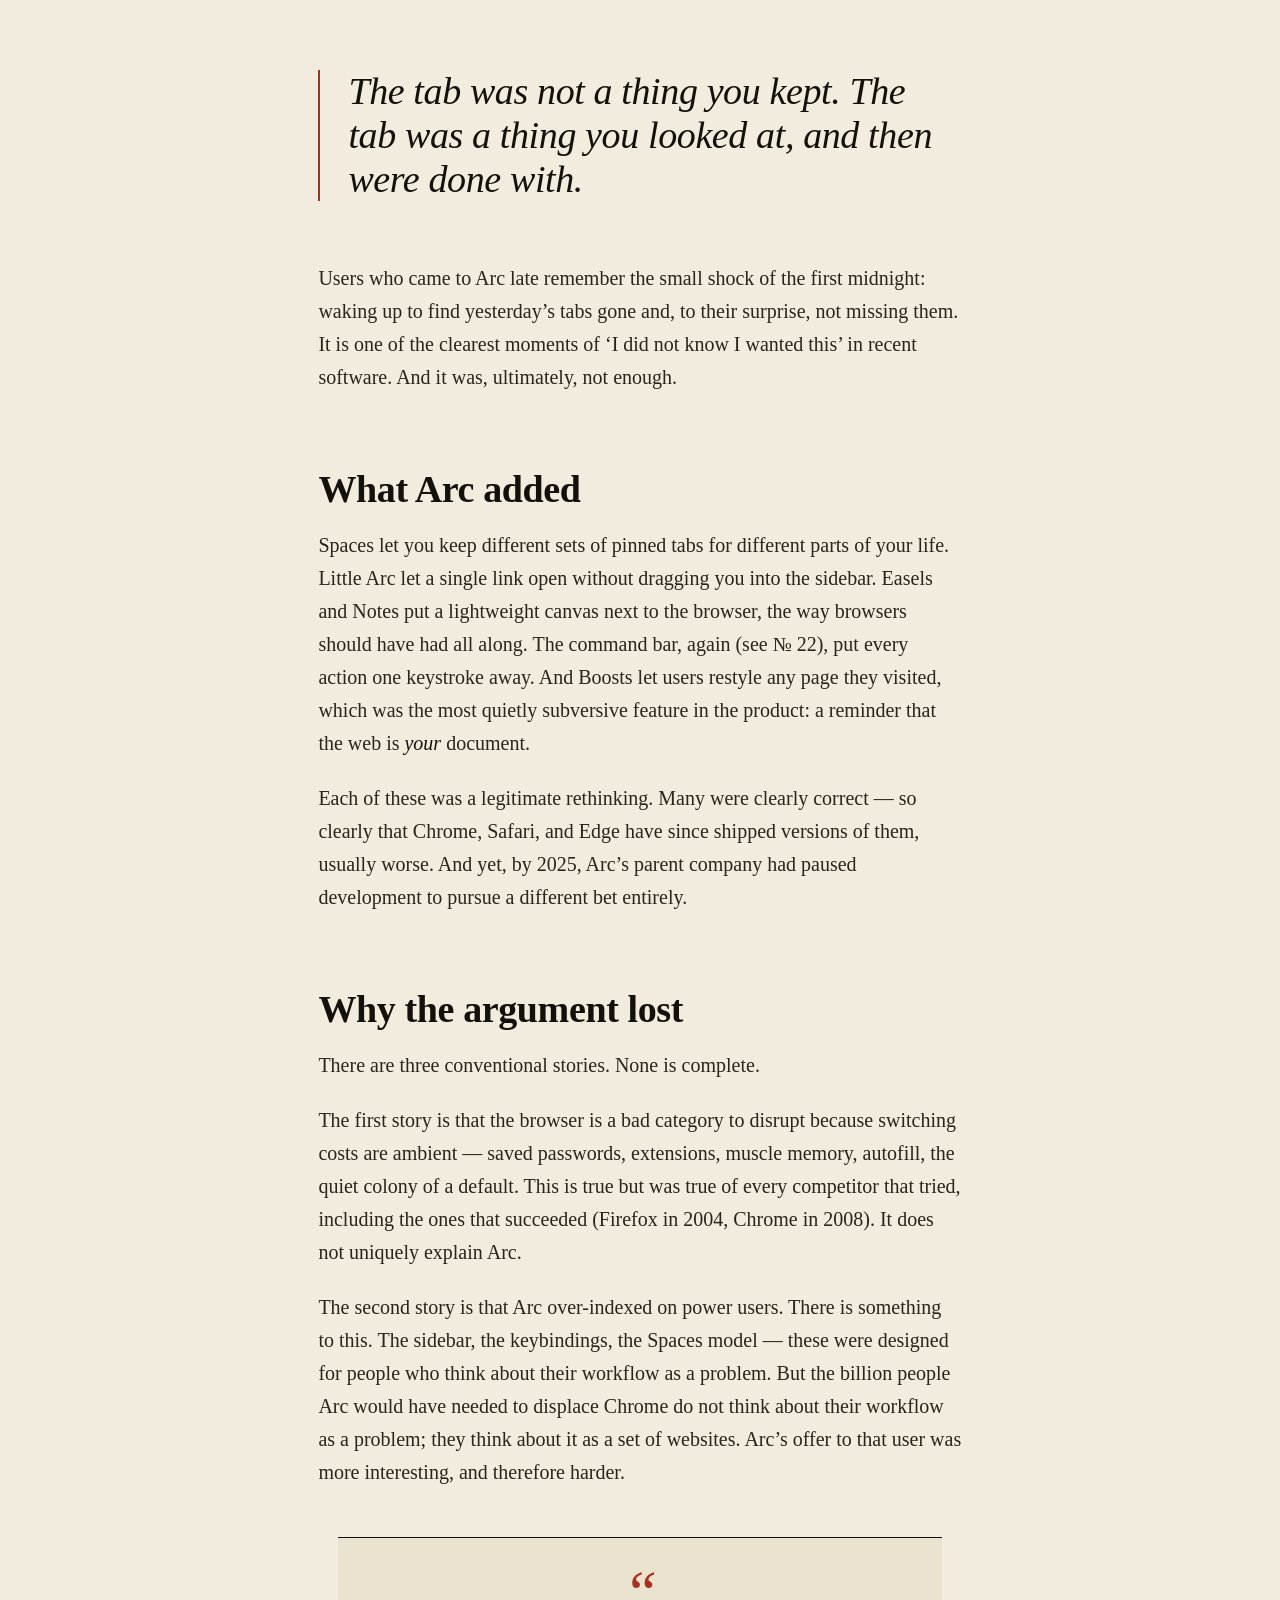
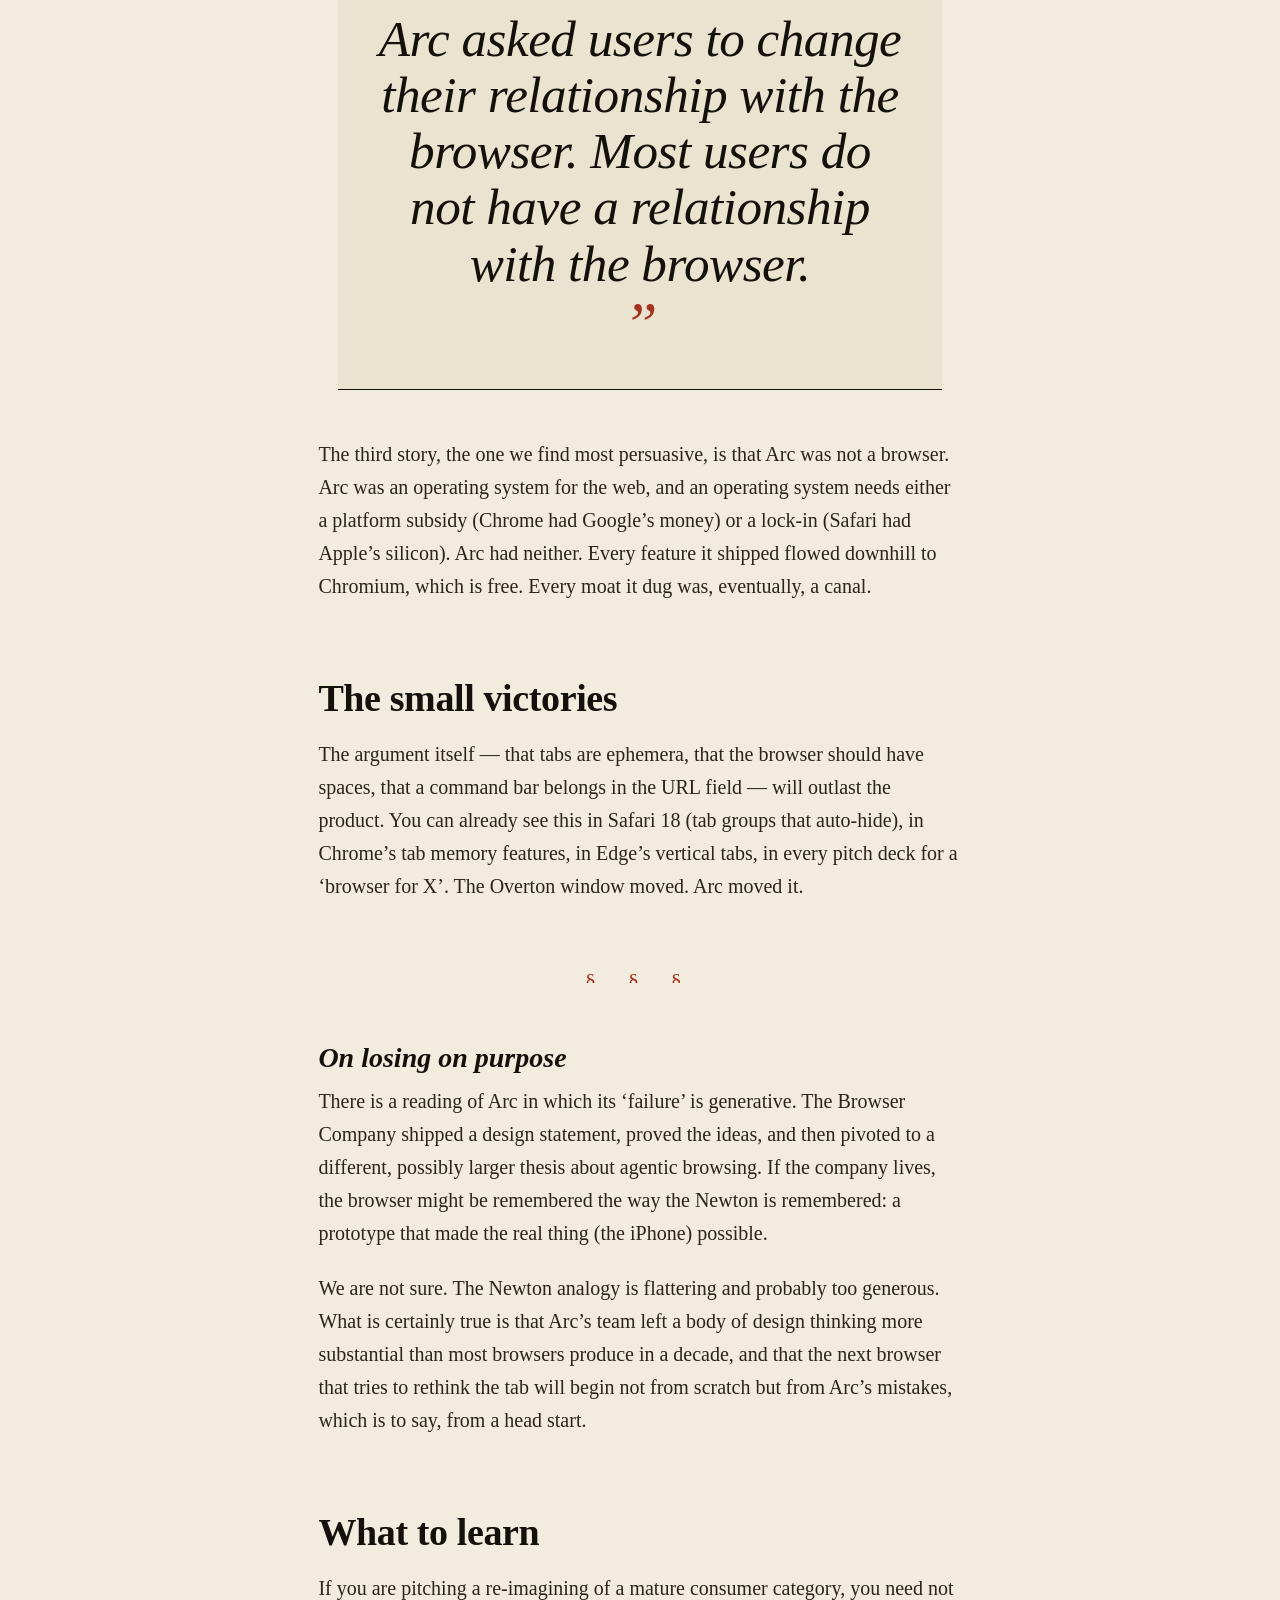
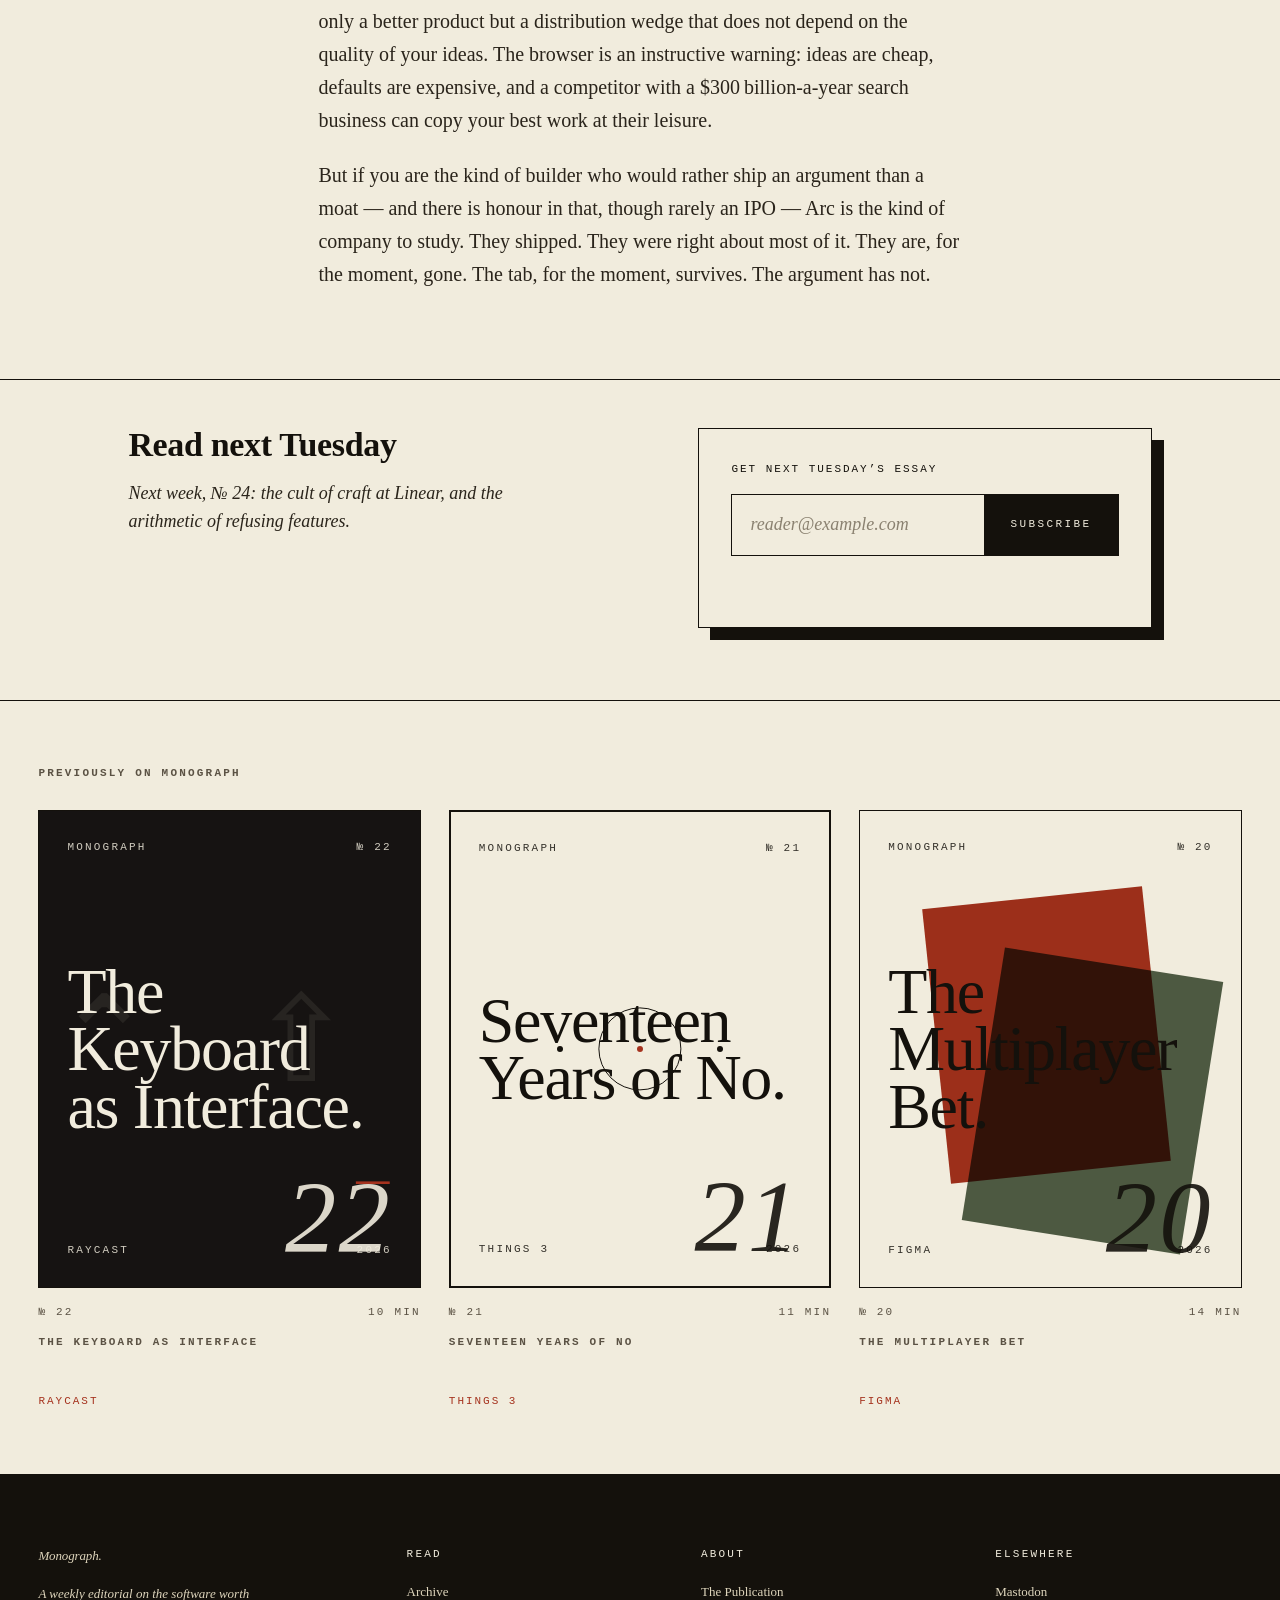
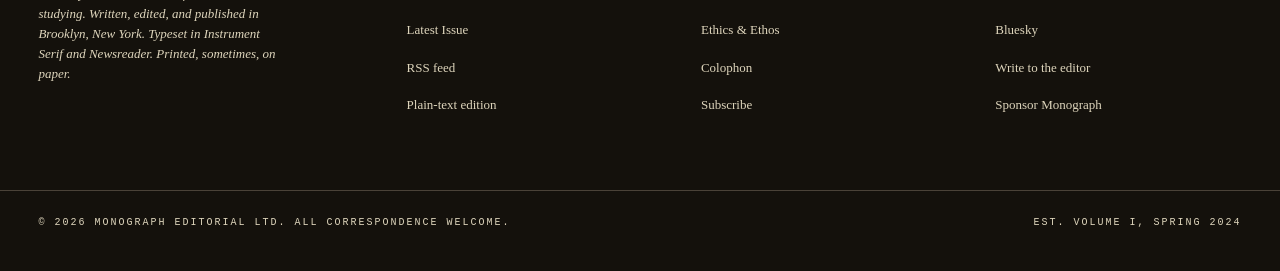
<file: issues/023-arc.html>
<!doctype html>
<html lang="en">
<head>
<meta charset="utf-8">
<meta name="viewport" content="width=device-width, initial-scale=1">
<meta http-equiv="Content-Security-Policy" content="default-src 'self'; style-src 'self' https://fonts.googleapis.com; font-src 'self' https://fonts.gstatic.com; img-src 'self' data:; script-src 'self'; connect-src 'self'; frame-ancestors 'none'; base-uri 'self'; form-action 'self'; object-src 'none'; upgrade-insecure-requests">
<meta name="referrer" content="strict-origin-when-cross-origin">
<meta name="robots" content="index, follow">
<meta name="color-scheme" content="light">
<meta name="theme-color" content="#F1ECDD">
<title>№ 23 — Re-imagining the Tab · Monograph</title>
<meta name="description" content="Arc Browser's quiet rebellion against the browser interface — and why it might have lost on purpose.">

<link rel="preconnect" href="https://fonts.googleapis.com" crossorigin>
<link rel="preconnect" href="https://fonts.gstatic.com" crossorigin>
<link rel="stylesheet" href="https://fonts.googleapis.com/css2?family=Instrument+Serif:ital@0;1&family=Newsreader:ital,opsz,wght@0,6..72,300..700;1,6..72,300..700&family=JetBrains+Mono:wght@400;500&display=swap">
<link rel="stylesheet" href="../assets/css/main.css">

<link rel="canonical" href="/issues/023-arc.html">
</head>
<body>

<a class="skip" href="#main">Skip to content</a>

<header class="masthead" role="banner">
  <div class="shell masthead-inner">
    <div class="masthead-left">
      <span>Vol. III · №&nbsp;23</span>
      <span>Tuesday, 7 April 2026</span>
    </div>
    <h1 class="wordmark"><a href="../index.html" aria-label="Monograph, home">Monograph</a></h1>
    <nav class="masthead-right" aria-label="Primary">
      <a href="../archive.html">Issues</a>
      <a href="../about.html" data-minor>About</a>
      <a href="../pricing.html">Subscribe</a>
    </nav>
  </div>
  <div class="masthead-sub">
    <div class="masthead-sub-inner">
      <span>A weekly correspondence on software worth studying.</span>
      <span>One product · every Tuesday · read slowly</span>
    </div>
  </div>
</header>

<main id="main">

<article class="article">

<header class="article-head">
  <div class="shell">
    <p class="article-meta">
      <span>Issue <span class="accent">№&nbsp;23</span></span>
      <span>Volume III</span>
      <span>7 April 2026</span>
      <span>9 min read</span>
    </p>
    <h1 class="article-title">Re-imagining<br>the <em>Tab.</em></h1>
    <p class="article-dek">The Browser Company bet that the tab was the bug, not the feature. The bet lost; the argument did not.</p>
    <p class="article-byline">
      <span>Essay by <strong>The Editors</strong></span>
      <span>Subject: <strong>Arc Browser</strong></span>
      <span>Filed: New York</span>
    </p>
  </div>
</header>

<div class="article-body">
  <div class="shell">

    <p>Every generation of software has a noble failure: a product that argued a case correctly, shipped honestly, and lost anyway. Arc is a strong candidate for this generation&rsquo;s version. Here was a browser that reimagined almost every primitive of the category and watched the category decline to change. That is an outcome worth sitting with, because the reasons for it are not the reasons you might expect.</p>

    <p>Arc&rsquo;s founding observation was simple: the tab is thirty years old, and nobody likes their tabs. We open them, we forget them, we declare tab bankruptcy, we joke about it on social networks, we continue to pile them on. The tab bar is a graveyard of intentions. A rational designer, seeing this, would try something else.</p>

    <h2>A sidebar instead of a bar</h2>

    <p>Arc&rsquo;s first move was to rotate the tab strip by ninety degrees. This sounds cosmetic; it was not. A vertical strip can hold more items than a horizontal one, which means Arc could introduce a vocabulary of tab types: <em>pinned</em>, <em>favourited</em>, <em>today</em>. The last of these &mdash; today&rsquo;s tabs &mdash; could be auto-cleared at midnight, because tabs, Arc decided, were ephemera, not artefacts.</p>

    <p>This was the first real argument about browser state since Chrome. Chrome had normalised the idea that every open page is equally important and should persist until you close it. Arc said: no, most of these pages are just things you looked at today, and tomorrow you will not need them. Auto-clear the list and nothing of value will be lost.</p>

    <blockquote>The tab was not a thing you kept. The tab was a thing you looked at, and then were done with.</blockquote>

    <p>Users who came to Arc late remember the small shock of the first midnight: waking up to find yesterday&rsquo;s tabs gone and, to their surprise, not missing them. It is one of the clearest moments of &lsquo;I did not know I wanted this&rsquo; in recent software. And it was, ultimately, not enough.</p>

    <h2>What Arc added</h2>

    <p>Spaces let you keep different sets of pinned tabs for different parts of your life. Little Arc let a single link open without dragging you into the sidebar. Easels and Notes put a lightweight canvas next to the browser, the way browsers should have had all along. The command bar, again (see №&nbsp;22), put every action one keystroke away. And Boosts let users restyle any page they visited, which was the most quietly subversive feature in the product: a reminder that the web is <em>your</em> document.</p>

    <p>Each of these was a legitimate rethinking. Many were clearly correct &mdash; so clearly that Chrome, Safari, and Edge have since shipped versions of them, usually worse. And yet, by 2025, Arc&rsquo;s parent company had paused development to pursue a different bet entirely.</p>

    <h2>Why the argument lost</h2>

    <p>There are three conventional stories. None is complete.</p>

    <p>The first story is that the browser is a bad category to disrupt because switching costs are ambient &mdash; saved passwords, extensions, muscle memory, autofill, the quiet colony of a default. This is true but was true of every competitor that tried, including the ones that succeeded (Firefox in 2004, Chrome in 2008). It does not uniquely explain Arc.</p>

    <p>The second story is that Arc over-indexed on power users. There is something to this. The sidebar, the keybindings, the Spaces model &mdash; these were designed for people who think about their workflow as a problem. But the billion people Arc would have needed to displace Chrome do not think about their workflow as a problem; they think about it as a set of websites. Arc&rsquo;s offer to that user was more interesting, and therefore harder.</p>

    <div class="pullquote">
      <p class="pullquote-text">Arc asked users to change their relationship with the browser. Most users do not have a relationship with the browser.</p>
    </div>

    <p>The third story, the one we find most persuasive, is that Arc was not a browser. Arc was an operating system for the web, and an operating system needs either a platform subsidy (Chrome had Google&rsquo;s money) or a lock-in (Safari had Apple&rsquo;s silicon). Arc had neither. Every feature it shipped flowed downhill to Chromium, which is free. Every moat it dug was, eventually, a canal.</p>

    <h2>The small victories</h2>

    <p>The argument itself &mdash; that tabs are ephemera, that the browser should have spaces, that a command bar belongs in the URL field &mdash; will outlast the product. You can already see this in Safari 18 (tab groups that auto-hide), in Chrome&rsquo;s tab memory features, in Edge&rsquo;s vertical tabs, in every pitch deck for a &lsquo;browser for X&rsquo;. The Overton window moved. Arc moved it.</p>

    <hr class="sectbreak">

    <h3>On losing on purpose</h3>

    <p>There is a reading of Arc in which its &lsquo;failure&rsquo; is generative. The Browser Company shipped a design statement, proved the ideas, and then pivoted to a different, possibly larger thesis about agentic browsing. If the company lives, the browser might be remembered the way the Newton is remembered: a prototype that made the real thing (the iPhone) possible.</p>

    <p>We are not sure. The Newton analogy is flattering and probably too generous. What is certainly true is that Arc&rsquo;s team left a body of design thinking more substantial than most browsers produce in a decade, and that the next browser that tries to rethink the tab will begin not from scratch but from Arc&rsquo;s mistakes, which is to say, from a head start.</p>

    <h2>What to learn</h2>

    <p>If you are pitching a re-imagining of a mature consumer category, you need not only a better product but a distribution wedge that does not depend on the quality of your ideas. The browser is an instructive warning: ideas are cheap, defaults are expensive, and a competitor with a $300&thinsp;billion-a-year search business can copy your best work at their leisure.</p>

    <p>But if you are the kind of builder who would rather ship an argument than a moat &mdash; and there is honour in that, though rarely an IPO &mdash; Arc is the kind of company to study. They shipped. They were right about most of it. They are, for the moment, gone. The tab, for the moment, survives. The argument has not.</p>

  </div>
</div>

<footer class="article-footer">
  <div class="shell article-footer-grid">
    <div>
      <h4>Read next Tuesday</h4>
      <p>Next week, №&nbsp;24: the cult of craft at Linear, and the arithmetic of refusing features.</p>
    </div>
    <div>
      <form class="signup-form" data-signup data-source="issue-23" action="/api/subscribe" method="post" novalidate style="box-shadow:6px 6px 0 var(--ink);">
        <label class="label" for="email-23">Get next Tuesday&rsquo;s essay</label>
        <div class="field">
          <input type="email" id="email-23" name="email" placeholder="reader@example.com" autocomplete="email" maxlength="254" spellcheck="false" required>
          <button type="submit" class="btn">Subscribe</button>
        </div>
        <div class="hp-field" aria-hidden="true">
          <label for="hp-23">Leave this field empty</label>
          <input type="text" id="hp-23" name="website" tabindex="-1" autocomplete="off">
        </div>
        <p class="form-status" role="status" aria-live="polite"></p>
      </form>
    </div>
  </div>
</footer>

<section class="related">
  <div class="shell">
    <h3>Previously on Monograph</h3>
    <div class="related-grid">

      <a class="issue-card" href="022-raycast.html">
        <div class="thumb">
          <div class="cover cover--raycast">
            <div class="cover-head"><span>Monograph</span><span>№&nbsp;22</span></div>
            <div class="cover-title">The Keyboard<br>as Interface.</div>
            <div class="cover-foot"><span>Raycast</span><span>2026</span></div>
            <div class="cover-num">22</div>
          </div>
        </div>
        <div class="meta"><span>№&nbsp;22</span><span>10 min</span></div>
        <h3>The Keyboard as Interface</h3>
        <p class="subject">Raycast</p>
      </a>

      <a class="issue-card" href="021-things.html">
        <div class="thumb">
          <div class="cover cover--things">
            <div class="cover-head"><span>Monograph</span><span>№&nbsp;21</span></div>
            <div class="cover-title">Seventeen<br>Years of No.</div>
            <div class="cover-foot"><span>Things 3</span><span>2026</span></div>
            <div class="cover-num">21</div>
          </div>
        </div>
        <div class="meta"><span>№&nbsp;21</span><span>11 min</span></div>
        <h3>Seventeen Years of No</h3>
        <p class="subject">Things 3</p>
      </a>

      <a class="issue-card" href="020-figma.html">
        <div class="thumb">
          <div class="cover cover--figma">
            <div class="cover-head"><span>Monograph</span><span>№&nbsp;20</span></div>
            <div class="cover-title">The<br>Multiplayer<br>Bet.</div>
            <div class="cover-foot"><span>Figma</span><span>2026</span></div>
            <div class="cover-num">20</div>
          </div>
        </div>
        <div class="meta"><span>№&nbsp;20</span><span>14 min</span></div>
        <h3>The Multiplayer Bet</h3>
        <p class="subject">Figma</p>
      </a>

    </div>
  </div>
</section>

</article>

</main>

<footer class="colophon" role="contentinfo">
  <div class="shell colophon-grid">
    <div>
      <p class="colophon-mark">Monograph.</p>
      <p>A weekly editorial on the software worth studying. Written, edited, and published in Brooklyn, New York. Typeset in Instrument Serif and Newsreader. Printed, sometimes, on paper.</p>
    </div>
    <div>
      <h4>Read</h4>
      <ul>
        <li><a href="../archive.html">Archive</a></li>
        <li><a href="024-linear.html">Latest Issue</a></li>
        <li><a href="#">RSS feed</a></li>
        <li><a href="#">Plain-text edition</a></li>
      </ul>
    </div>
    <div>
      <h4>About</h4>
      <ul>
        <li><a href="../about.html">The Publication</a></li>
        <li><a href="../about.html#ethics">Ethics &amp; Ethos</a></li>
        <li><a href="../about.html#colophon">Colophon</a></li>
        <li><a href="../pricing.html">Subscribe</a></li>
      </ul>
    </div>
    <div>
      <h4>Elsewhere</h4>
      <ul>
        <li><a href="#" rel="noopener noreferrer">Mastodon</a></li>
        <li><a href="#" rel="noopener noreferrer">Bluesky</a></li>
        <li><a href="mailto:editor@monograph.press">Write to the editor</a></li>
        <li><a href="#" rel="noopener noreferrer">Sponsor Monograph</a></li>
      </ul>
    </div>
  </div>

  <div class="shell colophon-bottom">
    <span>© <span data-year>2026</span> Monograph Editorial Ltd. All correspondence welcome.</span>
    <span>Est. Volume I, Spring 2024</span>
  </div>
</footer>

<script src="../assets/js/main.js" defer></script>
<script src="../assets/js/signup.js" defer></script>
</body>
</html>
</file>
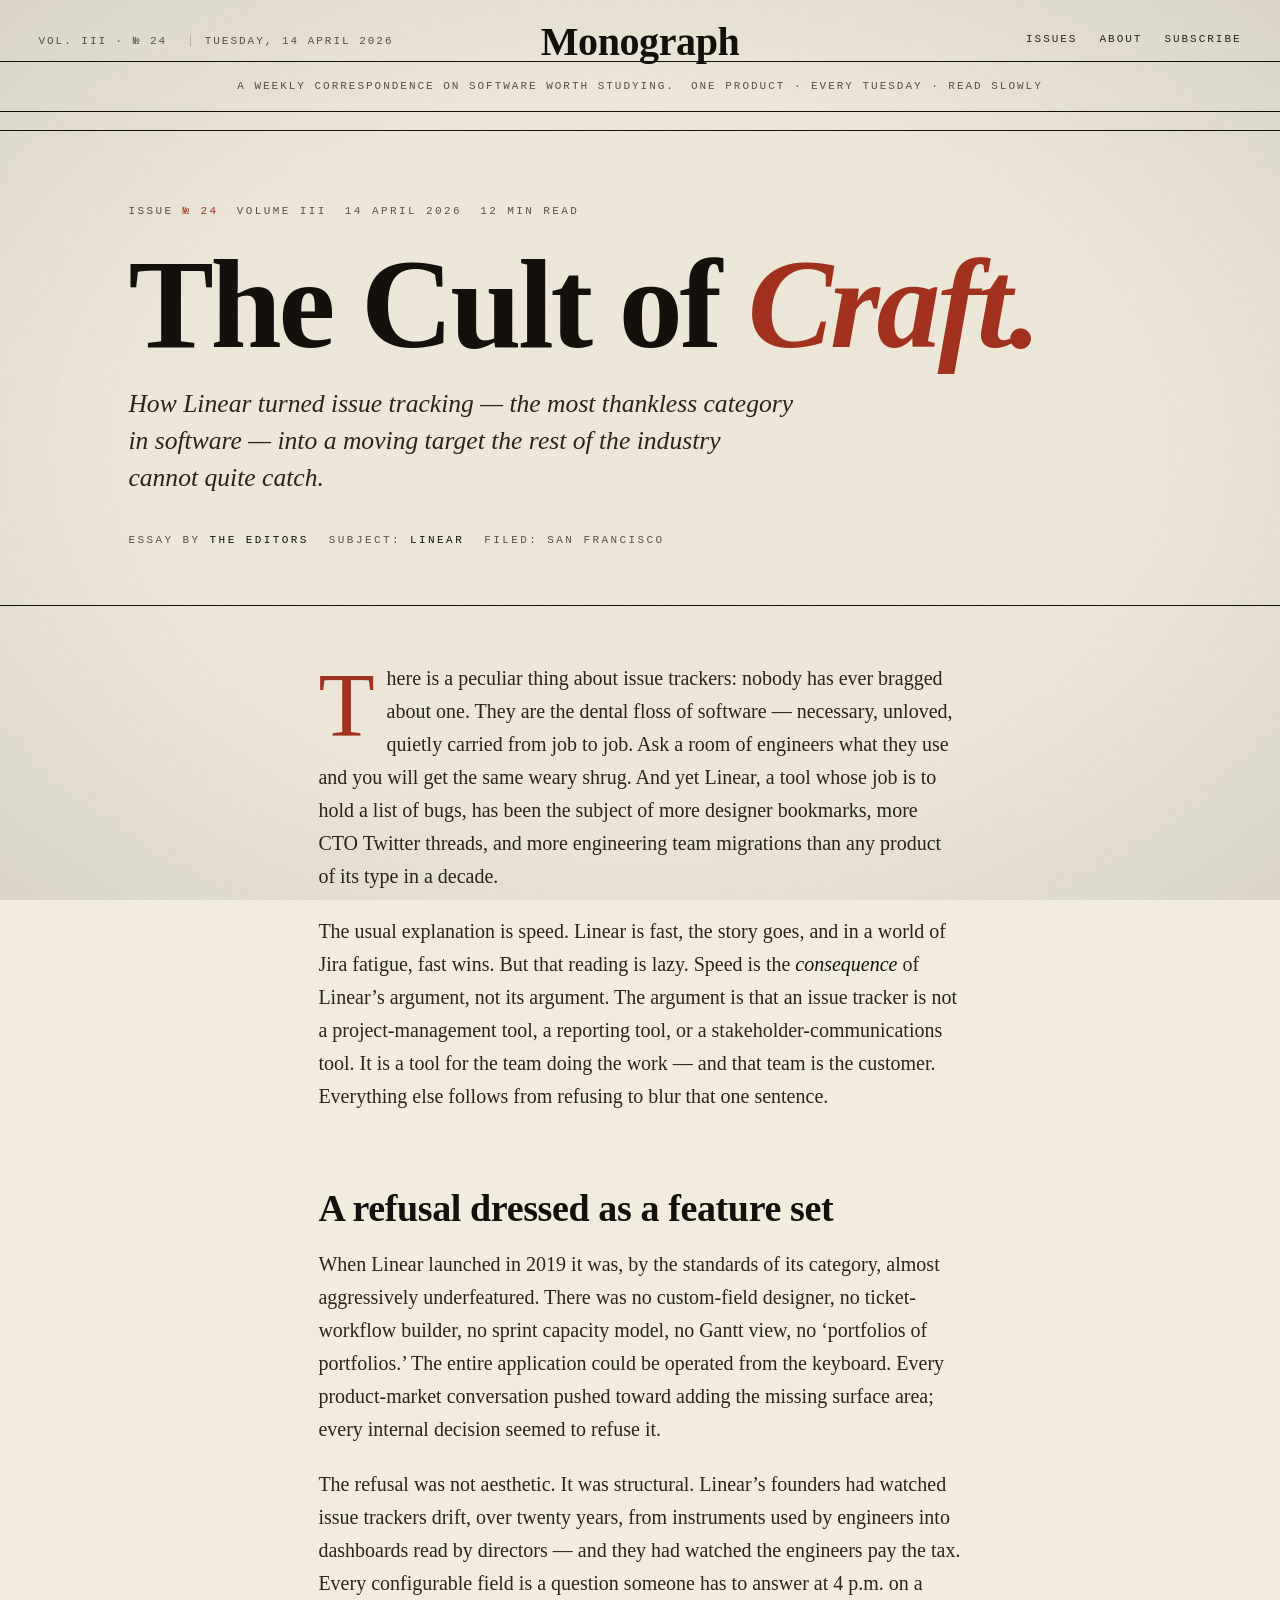
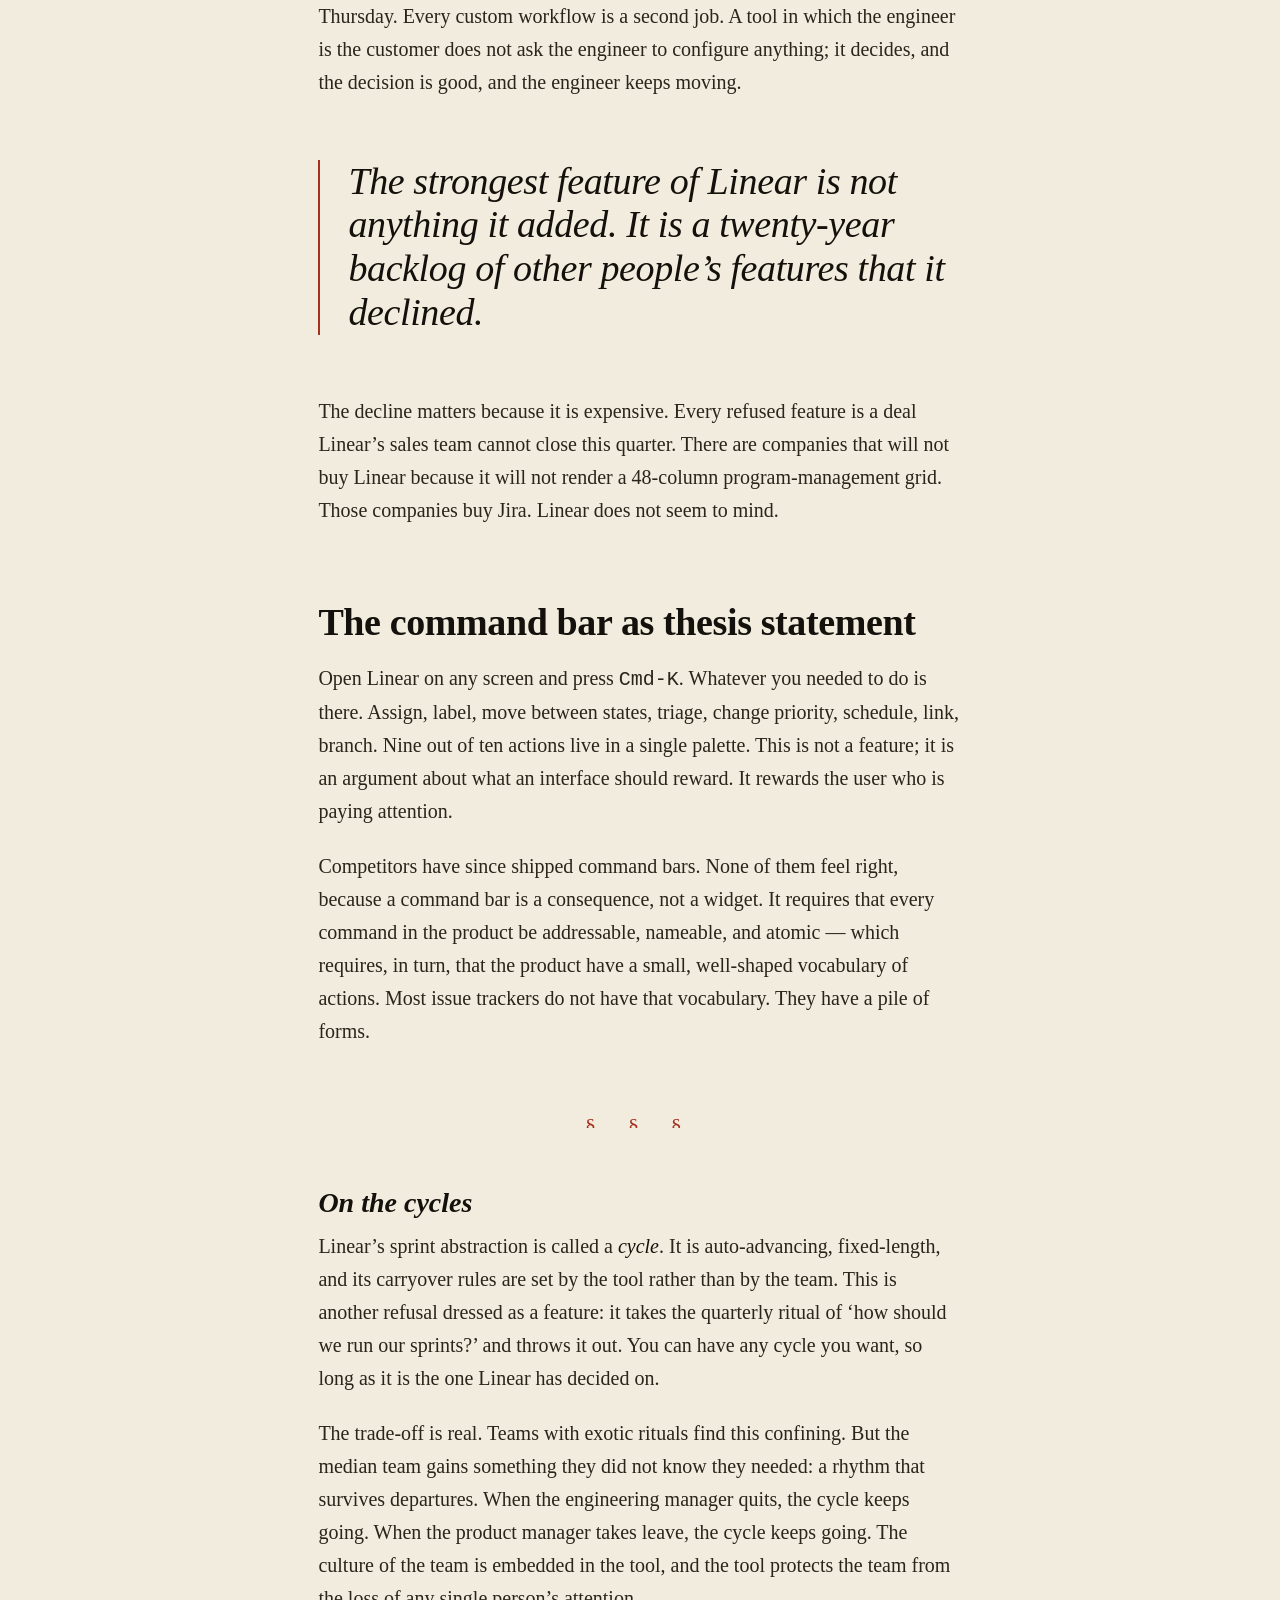
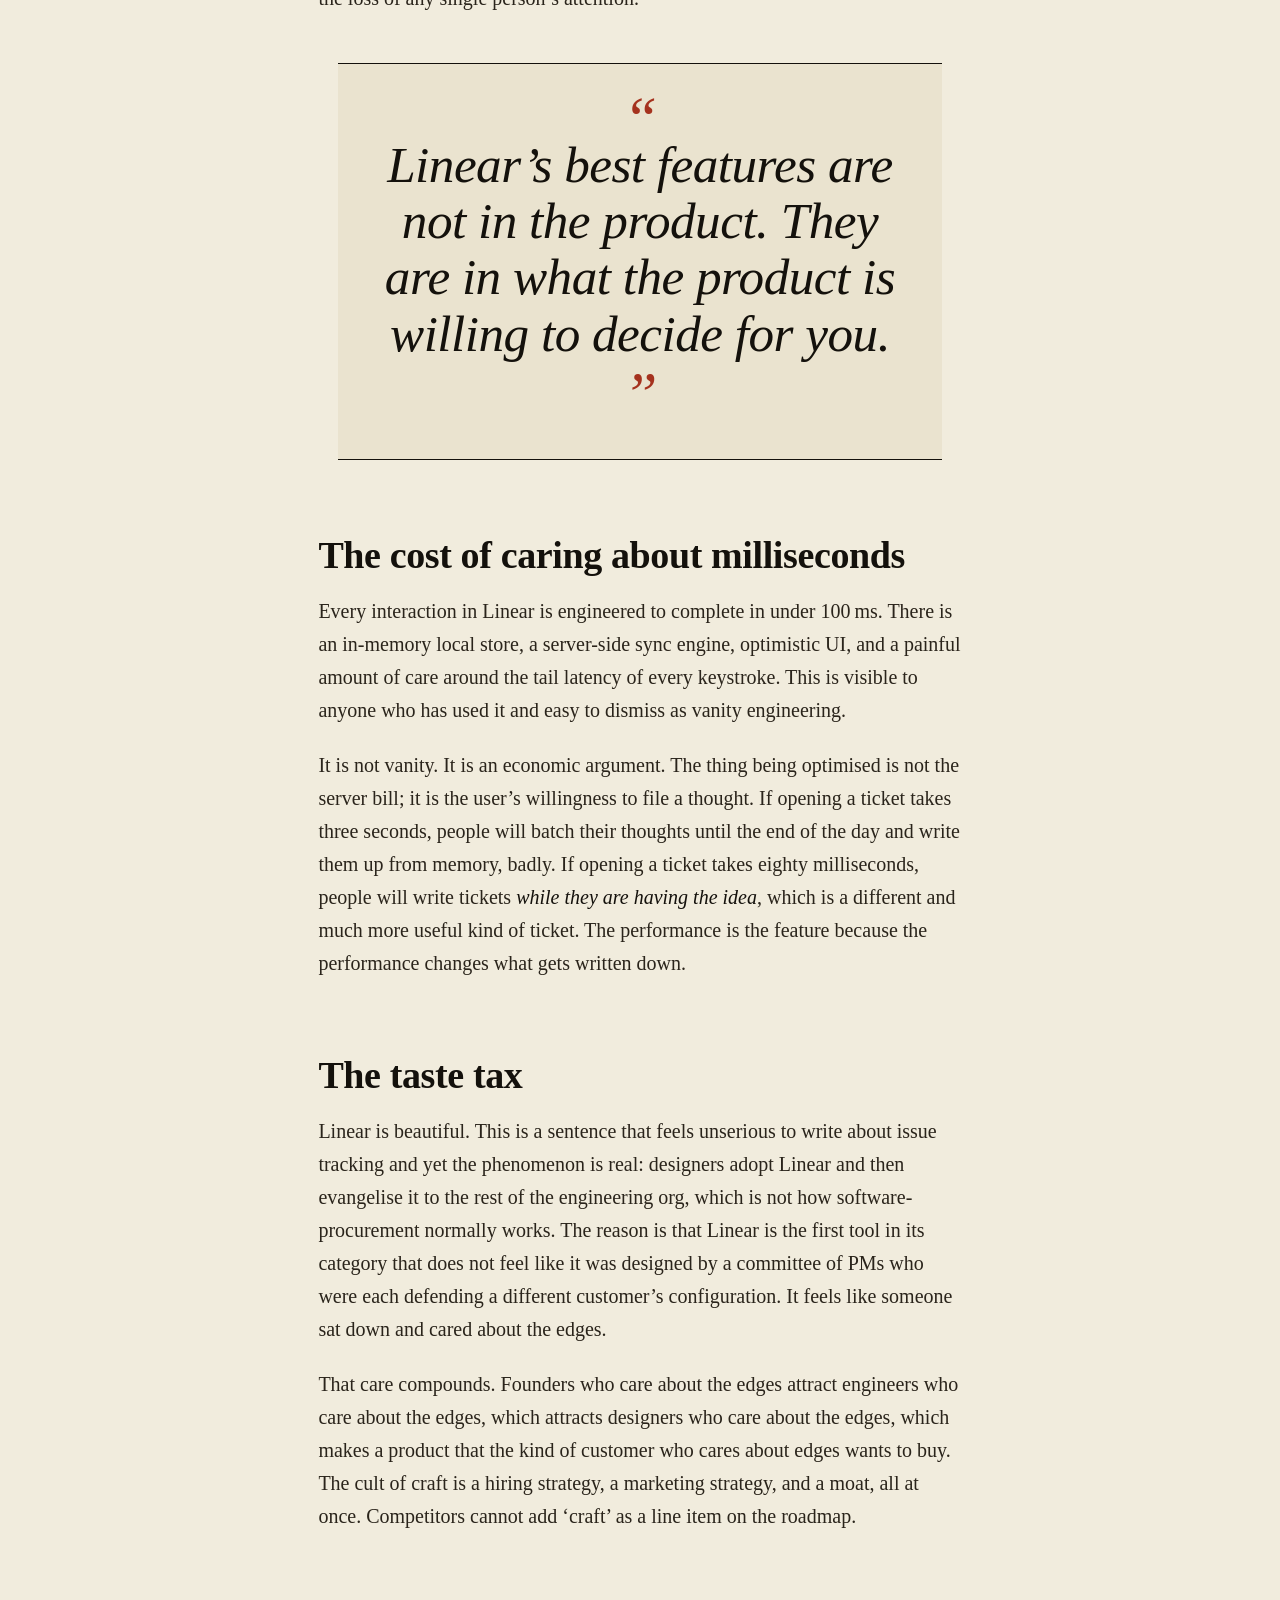
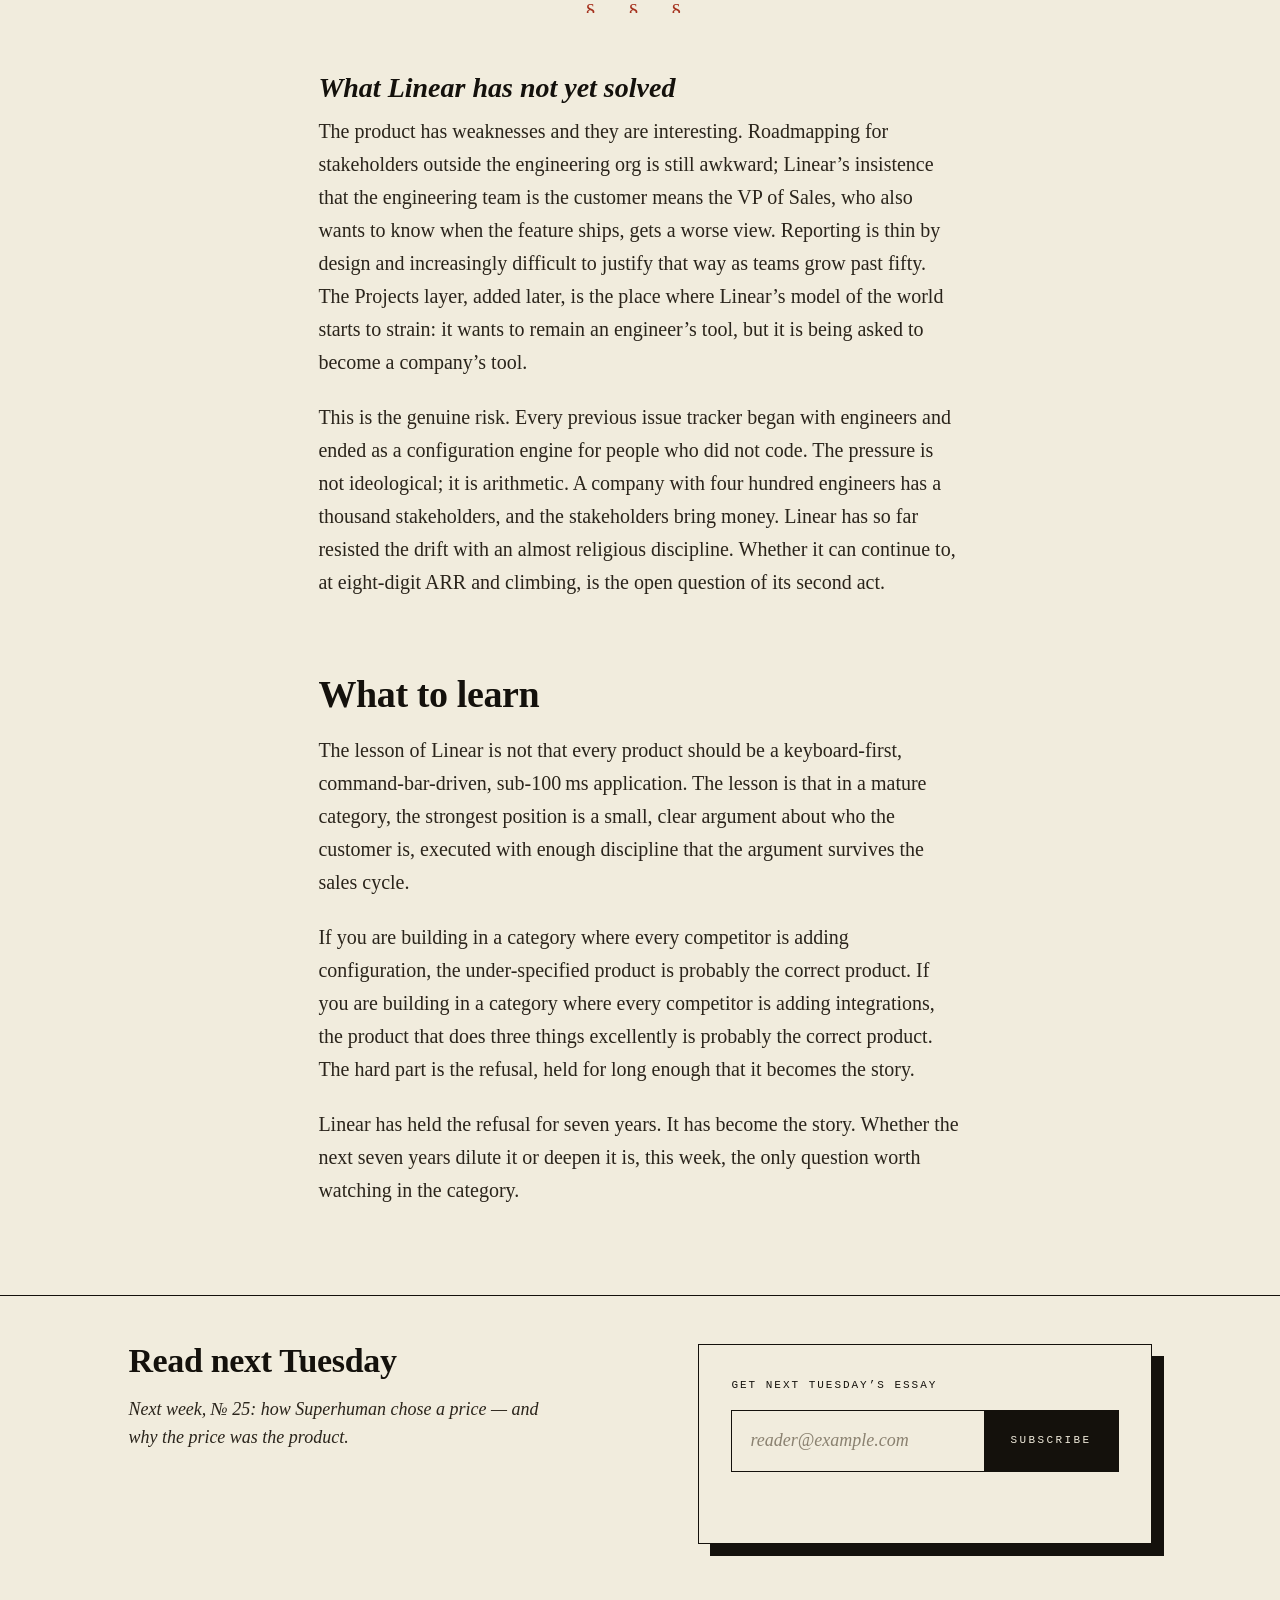
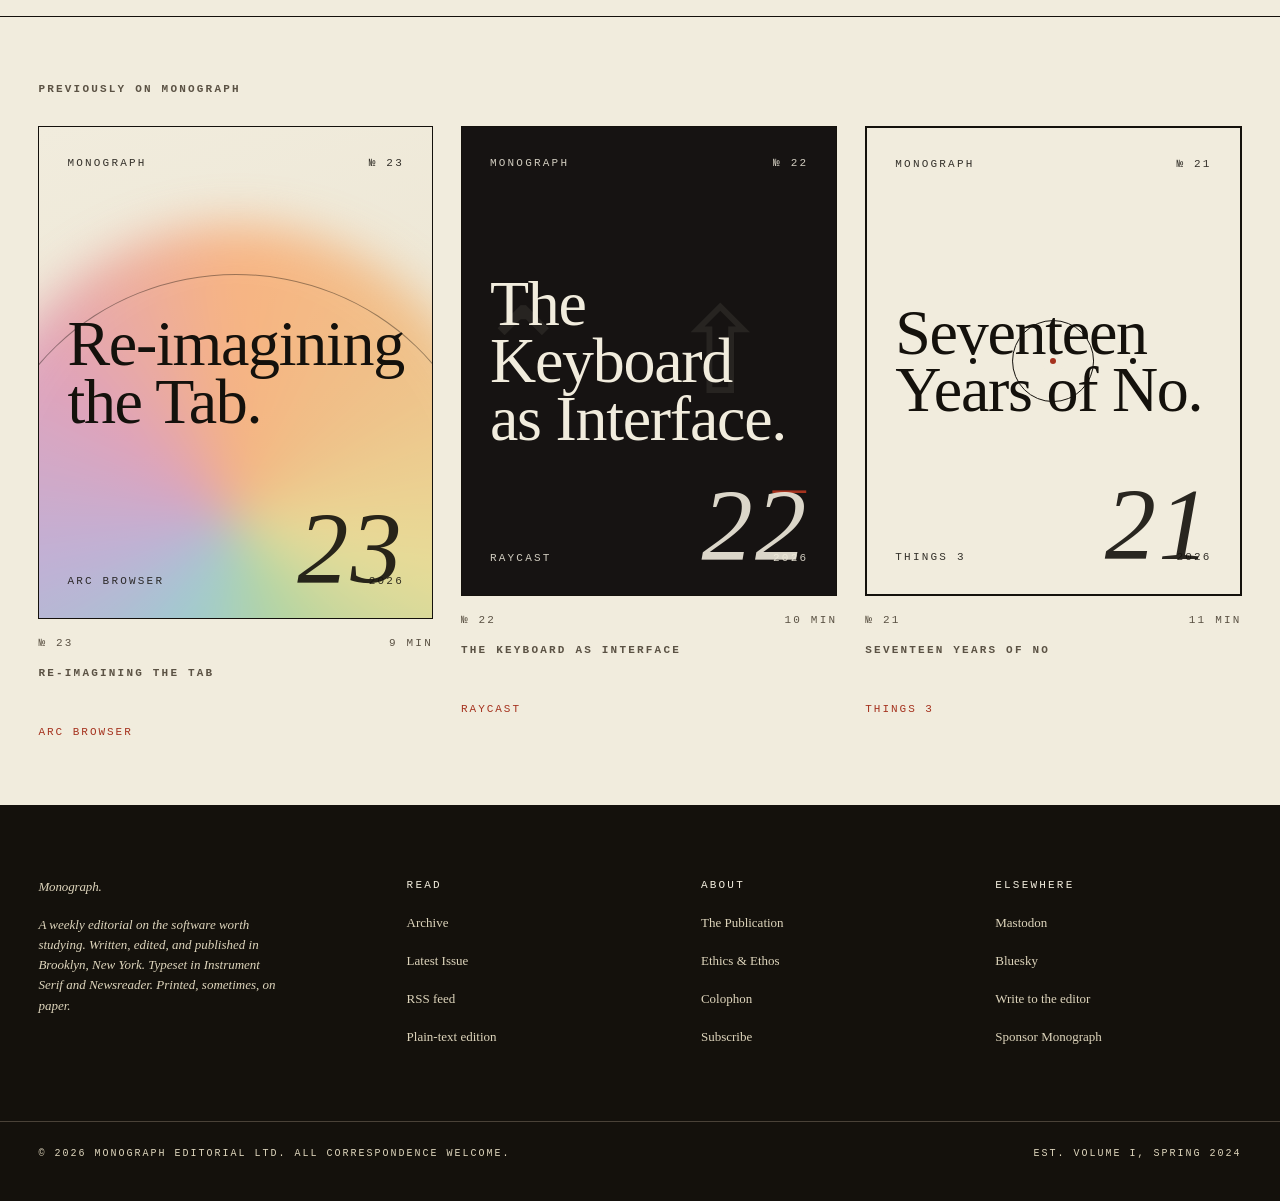
<file: issues/024-linear.html>
<!doctype html>
<html lang="en">
<head>
<meta charset="utf-8">
<meta name="viewport" content="width=device-width, initial-scale=1">
<meta http-equiv="Content-Security-Policy" content="default-src 'self'; style-src 'self' https://fonts.googleapis.com; font-src 'self' https://fonts.gstatic.com; img-src 'self' data:; script-src 'self'; connect-src 'self'; frame-ancestors 'none'; base-uri 'self'; form-action 'self'; object-src 'none'; upgrade-insecure-requests">
<meta name="referrer" content="strict-origin-when-cross-origin">
<meta name="robots" content="index, follow">
<meta name="color-scheme" content="light">
<meta name="theme-color" content="#F1ECDD">
<title>№ 24 — The Cult of Craft · Monograph</title>
<meta name="description" content="How Linear turned issue tracking into a moving target the rest of the industry cannot quite catch.">

<link rel="preconnect" href="https://fonts.googleapis.com" crossorigin>
<link rel="preconnect" href="https://fonts.gstatic.com" crossorigin>
<link rel="stylesheet" href="https://fonts.googleapis.com/css2?family=Instrument+Serif:ital@0;1&family=Newsreader:ital,opsz,wght@0,6..72,300..700;1,6..72,300..700&family=JetBrains+Mono:wght@400;500&display=swap">
<link rel="stylesheet" href="../assets/css/main.css">

<link rel="canonical" href="/issues/024-linear.html">
</head>
<body>

<a class="skip" href="#main">Skip to content</a>

<header class="masthead" role="banner">
  <div class="shell masthead-inner">
    <div class="masthead-left">
      <span>Vol. III · №&nbsp;24</span>
      <span>Tuesday, 14 April 2026</span>
    </div>
    <h1 class="wordmark"><a href="../index.html" aria-label="Monograph, home">Monograph</a></h1>
    <nav class="masthead-right" aria-label="Primary">
      <a href="../archive.html">Issues</a>
      <a href="../about.html" data-minor>About</a>
      <a href="../pricing.html">Subscribe</a>
    </nav>
  </div>
  <div class="masthead-sub">
    <div class="masthead-sub-inner">
      <span>A weekly correspondence on software worth studying.</span>
      <span>One product · every Tuesday · read slowly</span>
    </div>
  </div>
</header>

<main id="main">

<article class="article">

<header class="article-head">
  <div class="shell">
    <p class="article-meta">
      <span>Issue <span class="accent">№&nbsp;24</span></span>
      <span>Volume III</span>
      <span>14 April 2026</span>
      <span>12 min read</span>
    </p>
    <h1 class="article-title">The Cult of <em>Craft.</em></h1>
    <p class="article-dek">How Linear turned issue tracking &mdash; the most thankless category in software &mdash; into a moving target the rest of the industry cannot quite catch.</p>
    <p class="article-byline">
      <span>Essay by <strong>The Editors</strong></span>
      <span>Subject: <strong>Linear</strong></span>
      <span>Filed: San Francisco</span>
    </p>
  </div>
</header>

<div class="article-body">
  <div class="shell">

    <p>There is a peculiar thing about issue trackers: nobody has ever bragged about one. They are the dental floss of software &mdash; necessary, unloved, quietly carried from job to job. Ask a room of engineers what they use and you will get the same weary shrug. And yet Linear, a tool whose job is to hold a list of bugs, has been the subject of more designer bookmarks, more CTO Twitter threads, and more engineering team migrations than any product of its type in a decade.</p>

    <p>The usual explanation is speed. Linear is fast, the story goes, and in a world of Jira fatigue, fast wins. But that reading is lazy. Speed is the <em>consequence</em> of Linear&rsquo;s argument, not its argument. The argument is that an issue tracker is not a project-management tool, a reporting tool, or a stakeholder-communications tool. It is a tool for the team doing the work &mdash; and that team is the customer. Everything else follows from refusing to blur that one sentence.</p>

    <h2>A refusal dressed as a feature set</h2>

    <p>When Linear launched in 2019 it was, by the standards of its category, almost aggressively underfeatured. There was no custom-field designer, no ticket-workflow builder, no sprint capacity model, no Gantt view, no &lsquo;portfolios of portfolios.&rsquo; The entire application could be operated from the keyboard. Every product-market conversation pushed toward adding the missing surface area; every internal decision seemed to refuse it.</p>

    <p>The refusal was not aesthetic. It was structural. Linear&rsquo;s founders had watched issue trackers drift, over twenty years, from instruments used by engineers into dashboards read by directors &mdash; and they had watched the engineers pay the tax. Every configurable field is a question someone has to answer at 4 p.m. on a Thursday. Every custom workflow is a second job. A tool in which the engineer is the customer does not ask the engineer to configure anything; it decides, and the decision is good, and the engineer keeps moving.</p>

    <blockquote>The strongest feature of Linear is not anything it added. It is a twenty-year backlog of other people&rsquo;s features that it declined.</blockquote>

    <p>The decline matters because it is expensive. Every refused feature is a deal Linear&rsquo;s sales team cannot close this quarter. There are companies that will not buy Linear because it will not render a 48-column program-management grid. Those companies buy Jira. Linear does not seem to mind.</p>

    <h2>The command bar as thesis statement</h2>

    <p>Open Linear on any screen and press <code>Cmd-K</code>. Whatever you needed to do is there. Assign, label, move between states, triage, change priority, schedule, link, branch. Nine out of ten actions live in a single palette. This is not a feature; it is an argument about what an interface should reward. It rewards the user who is paying attention.</p>

    <p>Competitors have since shipped command bars. None of them feel right, because a command bar is a consequence, not a widget. It requires that every command in the product be addressable, nameable, and atomic &mdash; which requires, in turn, that the product have a small, well-shaped vocabulary of actions. Most issue trackers do not have that vocabulary. They have a pile of forms.</p>

    <hr class="sectbreak">

    <h3>On the cycles</h3>

    <p>Linear&rsquo;s sprint abstraction is called a <em>cycle</em>. It is auto-advancing, fixed-length, and its carryover rules are set by the tool rather than by the team. This is another refusal dressed as a feature: it takes the quarterly ritual of &lsquo;how should we run our sprints?&rsquo; and throws it out. You can have any cycle you want, so long as it is the one Linear has decided on.</p>

    <p>The trade-off is real. Teams with exotic rituals find this confining. But the median team gains something they did not know they needed: a rhythm that survives departures. When the engineering manager quits, the cycle keeps going. When the product manager takes leave, the cycle keeps going. The culture of the team is embedded in the tool, and the tool protects the team from the loss of any single person&rsquo;s attention.</p>

    <div class="pullquote">
      <p class="pullquote-text">Linear&rsquo;s best features are not in the product. They are in what the product is willing to decide for you.</p>
    </div>

    <h2>The cost of caring about milliseconds</h2>

    <p>Every interaction in Linear is engineered to complete in under 100&thinsp;ms. There is an in-memory local store, a server-side sync engine, optimistic UI, and a painful amount of care around the tail latency of every keystroke. This is visible to anyone who has used it and easy to dismiss as vanity engineering.</p>

    <p>It is not vanity. It is an economic argument. The thing being optimised is not the server bill; it is the user&rsquo;s willingness to file a thought. If opening a ticket takes three seconds, people will batch their thoughts until the end of the day and write them up from memory, badly. If opening a ticket takes eighty milliseconds, people will write tickets <em>while they are having the idea</em>, which is a different and much more useful kind of ticket. The performance is the feature because the performance changes what gets written down.</p>

    <h2>The taste tax</h2>

    <p>Linear is beautiful. This is a sentence that feels unserious to write about issue tracking and yet the phenomenon is real: designers adopt Linear and then evangelise it to the rest of the engineering org, which is not how software-procurement normally works. The reason is that Linear is the first tool in its category that does not feel like it was designed by a committee of PMs who were each defending a different customer&rsquo;s configuration. It feels like someone sat down and cared about the edges.</p>

    <p>That care compounds. Founders who care about the edges attract engineers who care about the edges, which attracts designers who care about the edges, which makes a product that the kind of customer who cares about edges wants to buy. The cult of craft is a hiring strategy, a marketing strategy, and a moat, all at once. Competitors cannot add &lsquo;craft&rsquo; as a line item on the roadmap.</p>

    <hr class="sectbreak">

    <h3>What Linear has not yet solved</h3>

    <p>The product has weaknesses and they are interesting. Roadmapping for stakeholders outside the engineering org is still awkward; Linear&rsquo;s insistence that the engineering team is the customer means the VP of Sales, who also wants to know when the feature ships, gets a worse view. Reporting is thin by design and increasingly difficult to justify that way as teams grow past fifty. The Projects layer, added later, is the place where Linear&rsquo;s model of the world starts to strain: it wants to remain an engineer&rsquo;s tool, but it is being asked to become a company&rsquo;s tool.</p>

    <p>This is the genuine risk. Every previous issue tracker began with engineers and ended as a configuration engine for people who did not code. The pressure is not ideological; it is arithmetic. A company with four hundred engineers has a thousand stakeholders, and the stakeholders bring money. Linear has so far resisted the drift with an almost religious discipline. Whether it can continue to, at eight-digit ARR and climbing, is the open question of its second act.</p>

    <h2>What to learn</h2>

    <p>The lesson of Linear is not that every product should be a keyboard-first, command-bar-driven, sub-100&thinsp;ms application. The lesson is that in a mature category, the strongest position is a small, clear argument about who the customer is, executed with enough discipline that the argument survives the sales cycle.</p>

    <p>If you are building in a category where every competitor is adding configuration, the under-specified product is probably the correct product. If you are building in a category where every competitor is adding integrations, the product that does three things excellently is probably the correct product. The hard part is the refusal, held for long enough that it becomes the story.</p>

    <p>Linear has held the refusal for seven years. It has become the story. Whether the next seven years dilute it or deepen it is, this week, the only question worth watching in the category.</p>

  </div>
</div>

<footer class="article-footer">
  <div class="shell article-footer-grid">
    <div>
      <h4>Read next Tuesday</h4>
      <p>Next week, №&nbsp;25: how Superhuman chose a price &mdash; and why the price was the product.</p>
    </div>
    <div>
      <form class="signup-form" data-signup data-source="issue-24" action="/api/subscribe" method="post" novalidate style="box-shadow:6px 6px 0 var(--ink);">
        <label class="label" for="email-24">Get next Tuesday&rsquo;s essay</label>
        <div class="field">
          <input type="email" id="email-24" name="email" placeholder="reader@example.com" autocomplete="email" maxlength="254" spellcheck="false" required>
          <button type="submit" class="btn">Subscribe</button>
        </div>
        <div class="hp-field" aria-hidden="true">
          <label for="hp-24">Leave this field empty</label>
          <input type="text" id="hp-24" name="website" tabindex="-1" autocomplete="off">
        </div>
        <p class="form-status" role="status" aria-live="polite"></p>
      </form>
    </div>
  </div>
</footer>

<section class="related">
  <div class="shell">
    <h3>Previously on Monograph</h3>
    <div class="related-grid">

      <a class="issue-card" href="023-arc.html">
        <div class="thumb">
          <div class="cover cover--arc">
            <div class="cover-head"><span>Monograph</span><span>№&nbsp;23</span></div>
            <div class="cover-title">Re&#8209;imagining<br>the Tab.</div>
            <div class="cover-foot"><span>Arc Browser</span><span>2026</span></div>
            <div class="cover-num">23</div>
          </div>
        </div>
        <div class="meta"><span>№&nbsp;23</span><span>9 min</span></div>
        <h3>Re-imagining the Tab</h3>
        <p class="subject">Arc Browser</p>
      </a>

      <a class="issue-card" href="022-raycast.html">
        <div class="thumb">
          <div class="cover cover--raycast">
            <div class="cover-head"><span>Monograph</span><span>№&nbsp;22</span></div>
            <div class="cover-title">The Keyboard<br>as Interface.</div>
            <div class="cover-foot"><span>Raycast</span><span>2026</span></div>
            <div class="cover-num">22</div>
          </div>
        </div>
        <div class="meta"><span>№&nbsp;22</span><span>10 min</span></div>
        <h3>The Keyboard as Interface</h3>
        <p class="subject">Raycast</p>
      </a>

      <a class="issue-card" href="021-things.html">
        <div class="thumb">
          <div class="cover cover--things">
            <div class="cover-head"><span>Monograph</span><span>№&nbsp;21</span></div>
            <div class="cover-title">Seventeen<br>Years of No.</div>
            <div class="cover-foot"><span>Things 3</span><span>2026</span></div>
            <div class="cover-num">21</div>
          </div>
        </div>
        <div class="meta"><span>№&nbsp;21</span><span>11 min</span></div>
        <h3>Seventeen Years of No</h3>
        <p class="subject">Things 3</p>
      </a>

    </div>
  </div>
</section>

</article>

</main>

<footer class="colophon" role="contentinfo">
  <div class="shell colophon-grid">
    <div>
      <p class="colophon-mark">Monograph.</p>
      <p>A weekly editorial on the software worth studying. Written, edited, and published in Brooklyn, New York. Typeset in Instrument Serif and Newsreader. Printed, sometimes, on paper.</p>
    </div>
    <div>
      <h4>Read</h4>
      <ul>
        <li><a href="../archive.html">Archive</a></li>
        <li><a href="024-linear.html">Latest Issue</a></li>
        <li><a href="#">RSS feed</a></li>
        <li><a href="#">Plain-text edition</a></li>
      </ul>
    </div>
    <div>
      <h4>About</h4>
      <ul>
        <li><a href="../about.html">The Publication</a></li>
        <li><a href="../about.html#ethics">Ethics &amp; Ethos</a></li>
        <li><a href="../about.html#colophon">Colophon</a></li>
        <li><a href="../pricing.html">Subscribe</a></li>
      </ul>
    </div>
    <div>
      <h4>Elsewhere</h4>
      <ul>
        <li><a href="#" rel="noopener noreferrer">Mastodon</a></li>
        <li><a href="#" rel="noopener noreferrer">Bluesky</a></li>
        <li><a href="mailto:editor@monograph.press">Write to the editor</a></li>
        <li><a href="#" rel="noopener noreferrer">Sponsor Monograph</a></li>
      </ul>
    </div>
  </div>

  <div class="shell colophon-bottom">
    <span>© <span data-year>2026</span> Monograph Editorial Ltd. All correspondence welcome.</span>
    <span>Est. Volume I, Spring 2024</span>
  </div>
</footer>

<script src="../assets/js/main.js" defer></script>
<script src="../assets/js/signup.js" defer></script>
</body>
</html>
</file>
<file: assets/css/main.css>
/* =========================================================
   Monograph — Editorial stylesheet
   ========================================================= */

/* ---------- Reset ---------- */
*, *::before, *::after { box-sizing: border-box; }
html, body, h1, h2, h3, h4, h5, h6, p, figure, blockquote, dl, dd, ul, ol { margin: 0; padding: 0; }
ul, ol { list-style: none; }
img, svg { display: block; max-width: 100%; }
button { font: inherit; background: none; border: 0; cursor: pointer; color: inherit; }
input, textarea { font: inherit; color: inherit; }
a { color: inherit; text-decoration: none; }

/* ---------- Tokens ---------- */
:root {
  /* Palette — aged paper, ink, vermillion */
  --paper:        #F1ECDD;
  --paper-soft:   #EAE3CF;
  --paper-deep:   #DED5BC;
  --ink:          #14110C;
  --ink-2:        #2A241B;
  --ink-3:        #5B5244;
  --ink-4:        #8A8170;
  --rule:         #C8BFA6;
  --rule-soft:    #D7CEB6;
  --accent:       #A5321E;   /* vermillion */
  --accent-deep:  #7F2614;
  --moss:         #3E4E37;   /* secondary link color */

  /* Type */
  --serif-display: "Instrument Serif", "EB Garamond", "Hoefler Text", Georgia, serif;
  --serif-body:    "Newsreader", "Source Serif 4", "Charter", Georgia, serif;
  --mono:          "JetBrains Mono", "IBM Plex Mono", ui-monospace, Menlo, monospace;

  /* Scale */
  --fs-micro:   11px;
  --fs-small:   13px;
  --fs-base:    18px;
  --fs-lede:    22px;
  --fs-h3:      28px;
  --fs-h2:      44px;
  --fs-h1:      72px;
  --fs-display: 128px;

  /* Layout */
  --gutter: clamp(20px, 3vw, 40px);
  --max: 1320px;
  --content: 680px;

  /* Motion */
  --ease: cubic-bezier(0.2, 0.6, 0.2, 1);
}

@media (max-width: 820px) {
  :root {
    --fs-h1: 52px;
    --fs-h2: 34px;
    --fs-display: 84px;
    --fs-base: 17px;
  }
}

/* ---------- Base ---------- */
html { -webkit-text-size-adjust: 100%; scroll-behavior: smooth; }
body {
  font-family: var(--serif-body);
  font-size: var(--fs-base);
  line-height: 1.55;
  color: var(--ink);
  background: var(--paper);
  font-variant-numeric: oldstyle-nums;
  -webkit-font-smoothing: antialiased;
  -moz-osx-font-smoothing: grayscale;
  text-rendering: optimizeLegibility;
  min-height: 100vh;
  position: relative;
  overflow-x: hidden;
}

/* Paper grain overlay */
body::before {
  content: "";
  position: fixed;
  inset: 0;
  pointer-events: none;
  z-index: 1000;
  opacity: 0.35;
  mix-blend-mode: multiply;
  background-image: url("data:image/svg+xml;utf8,<svg xmlns='http://www.w3.org/2000/svg' width='220' height='220'><filter id='n'><feTurbulence type='fractalNoise' baseFrequency='0.9' numOctaves='2' stitchTiles='stitch'/><feColorMatrix values='0 0 0 0 0.08  0 0 0 0 0.07  0 0 0 0 0.05  0 0 0 0.18 0'/></filter><rect width='100%' height='100%' filter='url(%23n)'/></svg>");
}

/* Vignette for paper edges */
body::after {
  content: "";
  position: fixed;
  inset: 0;
  pointer-events: none;
  z-index: 999;
  background: radial-gradient(ellipse at center, transparent 55%, rgba(20,17,12,0.08) 100%);
}

::selection { background: var(--accent); color: var(--paper); }

/* ---------- Typographic primitives ---------- */
.display {
  font-family: var(--serif-display);
  font-weight: 400;
  letter-spacing: -0.01em;
  line-height: 0.95;
}

.ital { font-style: italic; font-family: var(--serif-display); letter-spacing: 0; }

.label {
  font-family: var(--mono);
  font-size: var(--fs-micro);
  text-transform: uppercase;
  letter-spacing: 0.18em;
  color: var(--ink-3);
}

.rule {
  border: 0;
  height: 1px;
  background: var(--ink);
  margin: 0;
}

.rule--soft { background: var(--rule); }
.rule--thick { height: 3px; background: var(--ink); }
.rule--double {
  height: 6px;
  background: none;
  border-top: 1px solid var(--ink);
  border-bottom: 1px solid var(--ink);
}

a {
  color: var(--ink);
  text-decoration: underline;
  text-decoration-color: var(--rule);
  text-underline-offset: 0.18em;
  text-decoration-thickness: 1px;
  transition: color 180ms var(--ease), text-decoration-color 180ms var(--ease);
}
a:hover {
  color: var(--accent);
  text-decoration-color: var(--accent);
}

/* ---------- Layout shell ---------- */
.shell {
  max-width: var(--max);
  margin: 0 auto;
  padding: 0 var(--gutter);
  position: relative;
  z-index: 2;
}

/* ---------- Masthead ---------- */
.masthead {
  padding: 22px 0 18px;
  border-bottom: 1px solid var(--ink);
  background: var(--paper);
  position: relative;
  z-index: 10;
}

.masthead-inner {
  display: grid;
  grid-template-columns: 1fr auto 1fr;
  align-items: center;
  gap: 24px;
}

.masthead-left {
  font-family: var(--mono);
  font-size: var(--fs-micro);
  text-transform: uppercase;
  letter-spacing: 0.18em;
  color: var(--ink-3);
}

.masthead-left span + span { margin-left: 14px; padding-left: 14px; border-left: 1px solid var(--rule); }

.wordmark {
  font-family: var(--serif-display);
  font-size: 40px;
  line-height: 1;
  letter-spacing: -0.01em;
  text-align: center;
  color: var(--ink);
}

.wordmark a { text-decoration: none; }
.wordmark a:hover { color: var(--accent); }

.masthead-right {
  justify-self: end;
  display: flex;
  align-items: center;
  gap: 22px;
  font-family: var(--mono);
  font-size: var(--fs-micro);
  text-transform: uppercase;
  letter-spacing: 0.18em;
}

.masthead-right a { text-decoration: none; color: var(--ink-2); position: relative; padding-bottom: 4px; }
.masthead-right a::after {
  content: "";
  position: absolute;
  left: 0; right: 0; bottom: 0;
  height: 1px;
  background: var(--accent);
  transform: scaleX(0);
  transform-origin: left;
  transition: transform 280ms var(--ease);
}
.masthead-right a:hover { color: var(--ink); }
.masthead-right a:hover::after, .masthead-right a[aria-current="page"]::after { transform: scaleX(1); }
.masthead-right a[aria-current="page"] { color: var(--ink); }

.masthead-sub {
  border-top: 1px solid var(--ink);
  border-bottom: 1px solid var(--ink);
  padding: 8px 0;
  margin-top: -1px;
  display: flex;
  justify-content: space-between;
  align-items: center;
  font-family: var(--mono);
  font-size: var(--fs-micro);
  text-transform: uppercase;
  letter-spacing: 0.18em;
  color: var(--ink-3);
}

.masthead-sub-inner {
  max-width: var(--max);
  margin: 0 auto;
  padding: 8px var(--gutter);
  display: flex;
  justify-content: space-between;
  gap: 16px;
  flex-wrap: wrap;
}

@media (max-width: 760px) {
  .masthead-left { display: none; }
  .masthead-inner { grid-template-columns: 1fr auto; }
  .masthead-right { gap: 14px; }
  .masthead-right a[data-minor] { display: none; }
  .wordmark { font-size: 30px; }
}

/* ---------- Hero / Lead ---------- */
.lead {
  padding: 56px 0 40px;
  border-bottom: 1px solid var(--ink);
  position: relative;
}

.lead-grid {
  display: grid;
  grid-template-columns: 1.4fr 1fr;
  gap: 56px;
  align-items: end;
}

.lead-headline {
  font-family: var(--serif-display);
  font-size: var(--fs-display);
  line-height: 0.92;
  letter-spacing: -0.02em;
  color: var(--ink);
}

.lead-headline em {
  font-style: italic;
  color: var(--accent);
  font-family: var(--serif-display);
}

.lead-kicker {
  font-family: var(--mono);
  font-size: var(--fs-micro);
  letter-spacing: 0.22em;
  text-transform: uppercase;
  color: var(--accent);
  margin-bottom: 22px;
}

.lead-kicker::before { content: "§ "; }

.lead-sub {
  font-family: var(--serif-body);
  font-size: var(--fs-lede);
  line-height: 1.45;
  color: var(--ink-2);
  font-style: italic;
  max-width: 46ch;
}

.lead-meta {
  display: flex;
  flex-direction: column;
  gap: 14px;
  border-left: 1px solid var(--ink);
  padding-left: 28px;
}

.lead-meta .label { color: var(--ink-3); }
.lead-meta p { font-size: var(--fs-base); color: var(--ink-2); line-height: 1.5; }
.lead-meta strong { font-weight: 500; color: var(--ink); }

@media (max-width: 880px) {
  .lead-grid { grid-template-columns: 1fr; gap: 36px; }
  .lead-meta { border-left: 0; padding-left: 0; border-top: 1px solid var(--rule); padding-top: 22px; }
}

/* ---------- Feature (current issue) ---------- */
.feature {
  padding: 72px 0 80px;
  border-bottom: 1px solid var(--ink);
}

.feature-header {
  display: flex;
  justify-content: space-between;
  align-items: baseline;
  margin-bottom: 34px;
  flex-wrap: wrap;
  gap: 12px;
}

.feature-title {
  font-family: var(--mono);
  font-size: var(--fs-micro);
  letter-spacing: 0.22em;
  text-transform: uppercase;
  color: var(--ink);
}

.feature-title::before {
  content: "";
  display: inline-block;
  width: 28px;
  height: 1px;
  background: var(--accent);
  vertical-align: middle;
  margin-right: 14px;
  transform: translateY(-2px);
}

.feature-grid {
  display: grid;
  grid-template-columns: 1.1fr 1fr;
  gap: 72px;
  align-items: start;
}

.feature-cover {
  aspect-ratio: 4 / 5;
  position: relative;
  overflow: hidden;
  background: var(--ink);
  border: 1px solid var(--ink);
  box-shadow: 14px 14px 0 var(--ink);
}

.feature-copy h2 {
  font-family: var(--serif-display);
  font-size: var(--fs-h1);
  line-height: 0.95;
  letter-spacing: -0.01em;
  color: var(--ink);
  margin-bottom: 22px;
}

.feature-copy .dek {
  font-size: var(--fs-lede);
  line-height: 1.5;
  color: var(--ink-2);
  margin-bottom: 28px;
  font-style: italic;
}

.byline {
  font-family: var(--mono);
  font-size: var(--fs-micro);
  text-transform: uppercase;
  letter-spacing: 0.18em;
  color: var(--ink-3);
  display: flex;
  gap: 16px;
  flex-wrap: wrap;
  margin-bottom: 28px;
}

.byline span + span::before { content: "· "; margin-right: 4px; color: var(--ink-4); }

.excerpt {
  font-size: var(--fs-base);
  line-height: 1.65;
  color: var(--ink-2);
  margin-bottom: 32px;
  max-width: 52ch;
}

.excerpt p + p { margin-top: 1em; }

.readmore {
  font-family: var(--mono);
  font-size: var(--fs-small);
  text-transform: uppercase;
  letter-spacing: 0.18em;
  text-decoration: none;
  color: var(--ink);
  border-bottom: 1px solid var(--ink);
  padding-bottom: 4px;
  transition: color 180ms var(--ease), border-color 180ms var(--ease), transform 220ms var(--ease);
  display: inline-block;
}

.readmore:hover {
  color: var(--accent);
  border-color: var(--accent);
  transform: translateX(3px);
}

.readmore::after { content: " →"; }

@media (max-width: 960px) {
  .feature-grid { grid-template-columns: 1fr; gap: 44px; }
  .feature-cover { max-width: 420px; box-shadow: 10px 10px 0 var(--ink); }
}

/* ---------- Covers (CSS-only editorial art) ---------- */
.cover {
  width: 100%;
  height: 100%;
  position: relative;
  display: flex;
  flex-direction: column;
  justify-content: space-between;
  padding: 28px;
  font-family: var(--mono);
  font-size: var(--fs-micro);
  text-transform: uppercase;
  letter-spacing: 0.2em;
}

.cover-head, .cover-foot {
  display: flex;
  justify-content: space-between;
  color: inherit;
  opacity: 0.85;
  z-index: 3;
  position: relative;
}

.cover-title {
  font-family: var(--serif-display);
  font-size: clamp(36px, 5vw, 64px);
  line-height: 0.9;
  letter-spacing: -0.02em;
  text-transform: none;
  z-index: 3;
  position: relative;
}

/* -- Variants -- */
.cover--linear {
  background: #0B0B0B;
  color: #F1ECDD;
}
.cover--linear::before {
  content: "";
  position: absolute;
  inset: 0;
  background:
    repeating-linear-gradient(90deg, rgba(241,236,221,0.10) 0 1px, transparent 1px 56px),
    repeating-linear-gradient(0deg, rgba(241,236,221,0.06) 0 1px, transparent 1px 56px);
}
.cover--linear::after {
  content: "";
  position: absolute;
  left: 50%; top: 55%;
  width: 58%; height: 58%;
  transform: translate(-50%, -50%) rotate(18deg);
  background: conic-gradient(from 210deg, rgba(165,50,30,0.95), rgba(241,236,221,0.08), rgba(165,50,30,0.95));
  filter: blur(30px);
  opacity: 0.7;
}

.cover--arc {
  background: linear-gradient(160deg, #F1ECDD 0%, #EAE3CF 100%);
  color: var(--ink);
}
.cover--arc::before {
  content: "";
  position: absolute;
  left: -20%; bottom: -40%;
  width: 140%; height: 120%;
  border-radius: 50%;
  background: conic-gradient(from 0deg,
    #FF8A3D, #F1A54E, #E7D66A, #86C97B, #61B8D1, #9D86D9, #D56BA5, #FF8A3D);
  filter: blur(24px);
  opacity: 0.55;
}
.cover--arc::after {
  content: "";
  position: absolute;
  left: -15%; bottom: -30%;
  width: 130%; height: 100%;
  border-radius: 50%;
  border: 1.5px solid var(--ink);
  opacity: 0.4;
}

.cover--raycast {
  background: #161312;
  color: #F1ECDD;
}
.cover--raycast::before {
  content: "⌘  ⎋  ⌥  ⌃  ⇧  ⏎  ⌫  ⇥";
  position: absolute;
  inset: 0;
  display: flex;
  align-items: center;
  justify-content: center;
  font-family: var(--mono);
  font-size: 120px;
  letter-spacing: 0.1em;
  color: rgba(241,236,221,0.08);
  white-space: nowrap;
  overflow: hidden;
}
.cover--raycast::after {
  content: "_";
  position: absolute;
  right: 28px; bottom: 80px;
  font-family: var(--mono);
  color: var(--accent);
  font-size: 56px;
  animation: blink 1s steps(1) infinite;
}
@keyframes blink { 50% { opacity: 0; } }

.cover--things {
  background: #F1ECDD;
  color: var(--ink);
  border: 1px solid var(--ink);
  box-shadow: none;
}
.cover--things::before {
  content: "";
  position: absolute;
  left: 50%; top: 50%;
  width: 22%; aspect-ratio: 1;
  transform: translate(-50%, -50%);
  border: 1.5px solid var(--ink);
  border-radius: 50%;
}
.cover--things::after {
  content: "";
  position: absolute;
  left: 50%; top: 50%;
  width: 6px; height: 6px;
  transform: translate(-50%, -50%);
  background: var(--accent);
  border-radius: 50%;
  box-shadow:
    0 0 0 8px var(--paper),
    -80px 0 0 0 var(--ink),
    80px 0 0 0 var(--ink);
}

.cover--figma {
  background: #F1ECDD;
  color: var(--ink);
  overflow: hidden;
}
.cover--figma::before {
  content: "";
  position: absolute;
  left: 20%; top: 18%;
  width: 58%; height: 58%;
  background: #A5321E;
  mix-blend-mode: multiply;
  transform: rotate(-6deg);
}
.cover--figma::after {
  content: "";
  position: absolute;
  left: 32%; top: 32%;
  width: 58%; height: 58%;
  background: #3E4E37;
  mix-blend-mode: multiply;
  transform: rotate(9deg);
  opacity: 0.9;
}

.cover--notion {
  background: #F1ECDD;
  color: var(--ink);
}
.cover--notion::before {
  content: "";
  position: absolute;
  inset: 18% 18% 18% 18%;
  background:
    linear-gradient(var(--ink), var(--ink)) top left / 100% 1.5px no-repeat,
    linear-gradient(var(--ink), var(--ink)) 0 25% / 100% 1.5px no-repeat,
    linear-gradient(var(--ink), var(--ink)) 0 50% / 100% 1.5px no-repeat,
    linear-gradient(var(--ink), var(--ink)) 0 75% / 100% 1.5px no-repeat,
    linear-gradient(var(--ink), var(--ink)) bottom / 100% 1.5px no-repeat,
    linear-gradient(var(--ink), var(--ink)) left / 1.5px 100% no-repeat,
    linear-gradient(var(--ink), var(--ink)) 25% 0 / 1.5px 100% no-repeat,
    linear-gradient(var(--ink), var(--ink)) 50% 0 / 1.5px 100% no-repeat,
    linear-gradient(var(--ink), var(--ink)) 75% 0 / 1.5px 100% no-repeat,
    linear-gradient(var(--ink), var(--ink)) right / 1.5px 100% no-repeat;
}
.cover--notion::after {
  content: "";
  position: absolute;
  left: 25%; top: 25%;
  width: 25%; height: 25%;
  background: var(--accent);
}

.cover-num {
  position: absolute;
  bottom: 28px; right: 28px;
  font-family: var(--serif-display);
  font-size: clamp(60px, 8vw, 108px);
  line-height: 0.8;
  color: currentColor;
  opacity: 0.9;
  z-index: 3;
  font-style: italic;
}

/* ---------- Archive / issue grid ---------- */
.issues-section { padding: 72px 0; border-bottom: 1px solid var(--ink); }

.section-head {
  display: flex;
  justify-content: space-between;
  align-items: baseline;
  padding-bottom: 22px;
  border-bottom: 1px solid var(--ink);
  margin-bottom: 40px;
  flex-wrap: wrap;
  gap: 12px;
}

.section-head h2 {
  font-family: var(--serif-display);
  font-size: var(--fs-h2);
  letter-spacing: -0.01em;
  line-height: 1;
}

.section-head .label { color: var(--ink-3); }

.issue-grid {
  display: grid;
  grid-template-columns: repeat(3, 1fr);
  gap: 36px 44px;
}

@media (max-width: 960px) { .issue-grid { grid-template-columns: repeat(2, 1fr); } }
@media (max-width: 620px) { .issue-grid { grid-template-columns: 1fr; } }

.issue-card {
  display: flex;
  flex-direction: column;
  gap: 16px;
  text-decoration: none;
  color: inherit;
  transition: transform 350ms var(--ease);
}

.issue-card .thumb {
  aspect-ratio: 4 / 5;
  position: relative;
  overflow: hidden;
  transition: box-shadow 350ms var(--ease), transform 500ms var(--ease);
  border: 1px solid var(--ink);
}

.issue-card:hover { text-decoration: none; }
.issue-card:hover .thumb {
  box-shadow: 10px 10px 0 var(--ink);
  transform: translate(-3px, -3px);
}

.issue-card .meta {
  display: flex;
  justify-content: space-between;
  font-family: var(--mono);
  font-size: var(--fs-micro);
  text-transform: uppercase;
  letter-spacing: 0.2em;
  color: var(--ink-3);
}

.issue-card h3 {
  font-family: var(--serif-display);
  font-size: var(--fs-h3);
  line-height: 1.05;
  color: var(--ink);
  letter-spacing: -0.005em;
}

.issue-card .subject {
  font-family: var(--mono);
  font-size: var(--fs-micro);
  text-transform: uppercase;
  letter-spacing: 0.18em;
  color: var(--accent);
}

.issue-card .sub {
  font-size: var(--fs-small);
  color: var(--ink-3);
  font-style: italic;
  line-height: 1.5;
}

.issue-card:hover h3 { color: var(--accent); }

/* ---------- Signup ---------- */
.signup {
  padding: 88px 0 96px;
  border-bottom: 1px solid var(--ink);
  background:
    radial-gradient(ellipse at 85% 15%, rgba(165,50,30,0.05), transparent 40%),
    var(--paper-soft);
  position: relative;
}

.signup-grid {
  display: grid;
  grid-template-columns: 1.3fr 1fr;
  gap: 72px;
  align-items: center;
}

.signup h2 {
  font-family: var(--serif-display);
  font-size: clamp(44px, 6vw, 88px);
  line-height: 0.95;
  letter-spacing: -0.01em;
  color: var(--ink);
  margin-bottom: 20px;
}

.signup h2 em { color: var(--accent); font-style: italic; }

.signup p {
  font-size: var(--fs-lede);
  line-height: 1.5;
  color: var(--ink-2);
  max-width: 50ch;
  font-style: italic;
}

.signup-form {
  background: var(--paper);
  border: 1px solid var(--ink);
  padding: 32px;
  box-shadow: 12px 12px 0 var(--ink);
  position: relative;
}

.signup-form .label {
  display: block;
  margin-bottom: 16px;
  color: var(--ink);
}

.field {
  display: flex;
  border: 1px solid var(--ink);
  background: var(--paper);
  transition: box-shadow 200ms var(--ease);
}
.field:focus-within { box-shadow: 0 0 0 3px var(--accent); }

.field input[type="email"] {
  flex: 1;
  padding: 16px 18px;
  border: 0;
  background: transparent;
  font-family: var(--serif-body);
  font-size: var(--fs-base);
  outline: 0;
  min-width: 0;
}
.field input[type="email"]::placeholder { color: var(--ink-4); font-style: italic; }

.btn {
  padding: 16px 26px;
  background: var(--ink);
  color: var(--paper);
  border: 0;
  font-family: var(--mono);
  font-size: var(--fs-micro);
  text-transform: uppercase;
  letter-spacing: 0.22em;
  cursor: pointer;
  transition: background 200ms var(--ease);
  white-space: nowrap;
}
.btn:hover { background: var(--accent); }
.btn:disabled { opacity: 0.5; cursor: wait; }

.btn--ghost {
  background: transparent;
  color: var(--ink);
  border: 1px solid var(--ink);
}
.btn--ghost:hover { background: var(--ink); color: var(--paper); }

.form-note {
  margin-top: 14px;
  font-family: var(--mono);
  font-size: var(--fs-micro);
  letter-spacing: 0.08em;
  color: var(--ink-3);
}

.form-status {
  margin-top: 14px;
  font-family: var(--mono);
  font-size: var(--fs-small);
  letter-spacing: 0.08em;
  min-height: 1.4em;
}
.form-status[data-state="error"] { color: var(--accent-deep); }
.form-status[data-state="success"] { color: var(--moss); }

/* Honeypot — hide from humans, present to bots */
.hp-field {
  position: absolute;
  left: -9999px;
  top: auto;
  width: 1px;
  height: 1px;
  overflow: hidden;
}

@media (max-width: 880px) {
  .signup-grid { grid-template-columns: 1fr; gap: 44px; }
  .signup-form { box-shadow: 8px 8px 0 var(--ink); }
  .field { flex-direction: column; }
  .field input[type="email"] { border-bottom: 1px solid var(--ink); }
  .btn { width: 100%; }
}

/* ---------- Editorial note ---------- */
.ednote {
  padding: 96px 0;
  border-bottom: 1px solid var(--ink);
}

.ednote-grid {
  display: grid;
  grid-template-columns: 1fr 2fr;
  gap: 72px;
}

.ednote .label { margin-bottom: 24px; display: block; }

.ednote-body {
  font-family: var(--serif-body);
  font-size: 22px;
  line-height: 1.5;
  color: var(--ink-2);
  max-width: 60ch;
}

.ednote-body p + p { margin-top: 1.1em; }

.ednote-body em { font-style: italic; color: var(--ink); }

.ednote-sig {
  margin-top: 32px;
  font-family: var(--serif-display);
  font-style: italic;
  font-size: 24px;
  color: var(--ink);
}

.ednote-sig small {
  display: block;
  font-family: var(--mono);
  font-size: var(--fs-micro);
  text-transform: uppercase;
  letter-spacing: 0.2em;
  color: var(--ink-3);
  font-style: normal;
  margin-top: 8px;
}

@media (max-width: 880px) {
  .ednote-grid { grid-template-columns: 1fr; gap: 24px; }
}

/* ---------- Pricing preview / table ---------- */
.pricing-section { padding: 88px 0; border-bottom: 1px solid var(--ink); }

.pricing-intro {
  max-width: 60ch;
  margin-bottom: 48px;
}

.pricing-intro h2 {
  font-family: var(--serif-display);
  font-size: var(--fs-h2);
  line-height: 1;
  margin-bottom: 18px;
}

.pricing-intro p {
  font-size: var(--fs-lede);
  color: var(--ink-2);
  font-style: italic;
  line-height: 1.5;
}

.plans {
  display: grid;
  grid-template-columns: 1fr 1fr;
  gap: 0;
  border: 1px solid var(--ink);
}

@media (max-width: 820px) { .plans { grid-template-columns: 1fr; } }

.plan {
  padding: 40px;
  display: flex;
  flex-direction: column;
  gap: 20px;
  position: relative;
  background: var(--paper);
}

.plan + .plan { border-left: 1px solid var(--ink); }

@media (max-width: 820px) {
  .plan + .plan { border-left: 0; border-top: 1px solid var(--ink); }
}

.plan--featured {
  background: var(--ink);
  color: var(--paper);
}
.plan--featured .label { color: var(--paper-deep); }
.plan--featured .plan-price { color: var(--paper); }
.plan--featured .plan-list li::before { color: var(--paper-deep); }
.plan--featured .btn { background: var(--accent); color: var(--paper); }
.plan--featured .btn:hover { background: var(--paper); color: var(--ink); }

.plan-name {
  font-family: var(--serif-display);
  font-size: 44px;
  letter-spacing: -0.01em;
  line-height: 1;
}

.plan-price {
  font-family: var(--serif-display);
  font-size: 64px;
  line-height: 1;
  letter-spacing: -0.02em;
  color: var(--ink);
}

.plan-price small {
  font-family: var(--mono);
  font-size: var(--fs-micro);
  letter-spacing: 0.2em;
  text-transform: uppercase;
  color: inherit;
  opacity: 0.7;
  vertical-align: super;
  margin-left: 6px;
}

.plan-dek {
  font-size: var(--fs-base);
  line-height: 1.5;
  font-style: italic;
  opacity: 0.85;
}

.plan-list {
  display: flex;
  flex-direction: column;
  gap: 10px;
  margin-top: 10px;
}
.plan-list li {
  font-size: var(--fs-small);
  line-height: 1.55;
  padding-left: 22px;
  position: relative;
}
.plan-list li::before {
  content: "—";
  position: absolute;
  left: 0;
  color: var(--accent);
  font-weight: 700;
}

.plan .btn { margin-top: auto; align-self: flex-start; }

.plan-ribbon {
  position: absolute;
  top: 16px; right: -6px;
  background: var(--accent);
  color: var(--paper);
  font-family: var(--mono);
  font-size: 10px;
  text-transform: uppercase;
  letter-spacing: 0.22em;
  padding: 6px 12px;
  transform: rotate(0);
}

/* ---------- Footer ---------- */
.colophon {
  padding: 72px 0 40px;
  background: var(--ink);
  color: var(--paper-deep);
  position: relative;
  z-index: 2;
}

.colophon-grid {
  display: grid;
  grid-template-columns: 1.3fr 1fr 1fr 1fr;
  gap: 48px;
}

.colophon-mark {
  font-family: var(--serif-display);
  font-size: 52px;
  line-height: 1;
  color: var(--paper);
  letter-spacing: -0.01em;
  margin-bottom: 18px;
}

.colophon p {
  font-size: var(--fs-small);
  line-height: 1.55;
  color: var(--paper-deep);
  font-style: italic;
  max-width: 38ch;
}

.colophon h4 {
  font-family: var(--mono);
  font-size: var(--fs-micro);
  text-transform: uppercase;
  letter-spacing: 0.2em;
  color: var(--paper);
  margin-bottom: 14px;
  font-weight: 400;
}

.colophon ul { display: flex; flex-direction: column; gap: 10px; }

.colophon a {
  color: var(--paper-deep);
  text-decoration: none;
  font-size: var(--fs-small);
  transition: color 180ms var(--ease);
}

.colophon a:hover { color: var(--paper); }

.colophon-bottom {
  margin-top: 72px;
  padding-top: 24px;
  border-top: 1px solid #4A4238;
  display: flex;
  justify-content: space-between;
  gap: 16px;
  font-family: var(--mono);
  font-size: 10px;
  text-transform: uppercase;
  letter-spacing: 0.2em;
  color: var(--paper-deep);
  flex-wrap: wrap;
}

@media (max-width: 820px) {
  .colophon-grid { grid-template-columns: 1fr 1fr; gap: 36px; }
}

/* ---------- Page header (for inner pages) ---------- */
.page-head {
  padding: 72px 0 56px;
  border-bottom: 1px solid var(--ink);
}

.page-head .label { margin-bottom: 20px; display: block; }

.page-head h1 {
  font-family: var(--serif-display);
  font-size: clamp(56px, 9vw, 128px);
  letter-spacing: -0.02em;
  line-height: 0.9;
  color: var(--ink);
  margin-bottom: 18px;
}

.page-head h1 em { font-style: italic; color: var(--accent); }

.page-head .dek {
  font-size: var(--fs-lede);
  line-height: 1.5;
  font-style: italic;
  color: var(--ink-2);
  max-width: 58ch;
}

/* ---------- About page ---------- */
.about-body {
  padding: 72px 0;
  border-bottom: 1px solid var(--ink);
}

.about-grid {
  display: grid;
  grid-template-columns: 1fr 2fr;
  gap: 72px;
  align-items: start;
}

.about-aside { position: sticky; top: 20px; }
.about-aside .label { margin-bottom: 14px; display: block; }
.about-aside p { font-size: var(--fs-small); line-height: 1.6; color: var(--ink-3); font-style: italic; }

.about-copy {
  font-size: 20px;
  line-height: 1.6;
  color: var(--ink-2);
  max-width: 64ch;
}
.about-copy p + p { margin-top: 1em; }
.about-copy h3 {
  font-family: var(--serif-display);
  font-size: 36px;
  letter-spacing: -0.01em;
  line-height: 1.05;
  margin: 1.6em 0 0.4em;
  color: var(--ink);
}
.about-copy em { color: var(--ink); font-style: italic; }

.about-copy blockquote {
  margin: 1.6em 0;
  padding-left: 24px;
  border-left: 2px solid var(--accent);
  font-family: var(--serif-display);
  font-style: italic;
  font-size: 28px;
  line-height: 1.25;
  color: var(--ink);
}

@media (max-width: 880px) {
  .about-grid { grid-template-columns: 1fr; gap: 28px; }
  .about-aside { position: static; }
}

/* ---------- Archive page ---------- */
.archive-body {
  padding: 56px 0 88px;
  border-bottom: 1px solid var(--ink);
}

.archive-year {
  display: flex;
  justify-content: space-between;
  align-items: baseline;
  padding: 18px 0 14px;
  border-bottom: 1px solid var(--ink);
  margin-top: 48px;
  margin-bottom: 28px;
}

.archive-year:first-of-type { margin-top: 0; }

.archive-year h2 {
  font-family: var(--serif-display);
  font-size: 56px;
  line-height: 1;
  letter-spacing: -0.02em;
}
.archive-year .label { color: var(--ink-3); }

/* ---------- Article (issue page) ---------- */
.article {
  background: var(--paper);
  position: relative;
}

.article-head {
  padding: 72px 0 56px;
  text-align: left;
  border-bottom: 1px solid var(--ink);
  position: relative;
}

.article-head .shell {
  max-width: 1100px;
}

.article-meta {
  display: flex;
  gap: 18px;
  font-family: var(--mono);
  font-size: var(--fs-micro);
  text-transform: uppercase;
  letter-spacing: 0.22em;
  color: var(--ink-3);
  margin-bottom: 28px;
  flex-wrap: wrap;
}
.article-meta span { color: var(--ink-3); }
.article-meta .accent { color: var(--accent); }

.article-title {
  font-family: var(--serif-display);
  font-size: clamp(56px, 10vw, 152px);
  line-height: 0.88;
  letter-spacing: -0.025em;
  color: var(--ink);
  max-width: 15ch;
  margin-bottom: 24px;
}

.article-title em { font-style: italic; color: var(--accent); }

.article-dek {
  font-family: var(--serif-body);
  font-size: clamp(20px, 2vw, 26px);
  line-height: 1.45;
  color: var(--ink-2);
  font-style: italic;
  max-width: 52ch;
  margin-bottom: 36px;
}

.article-byline {
  font-family: var(--mono);
  font-size: var(--fs-micro);
  text-transform: uppercase;
  letter-spacing: 0.22em;
  color: var(--ink-3);
  display: flex;
  gap: 20px;
  flex-wrap: wrap;
}
.article-byline strong { color: var(--ink); font-weight: 500; }

/* -- Article body -- */
.article-body {
  padding: 56px 0 88px;
  font-family: var(--serif-body);
  font-size: 20px;
  line-height: 1.65;
  color: var(--ink-2);
}

.article-body .shell { max-width: 720px; }

.article-body > .shell > p:first-of-type::first-letter {
  font-family: var(--serif-display);
  font-size: 92px;
  line-height: 0.82;
  float: left;
  padding-right: 12px;
  padding-top: 6px;
  color: var(--accent);
  font-weight: 400;
}

.article-body p + p { margin-top: 1.1em; }

.article-body h2 {
  font-family: var(--serif-display);
  font-size: 38px;
  line-height: 1.05;
  letter-spacing: -0.01em;
  color: var(--ink);
  margin: 2em 0 0.5em;
}

.article-body h3 {
  font-family: var(--serif-display);
  font-size: 28px;
  line-height: 1.1;
  color: var(--ink);
  margin: 1.8em 0 0.4em;
  font-style: italic;
}

.article-body blockquote {
  margin: 1.6em 0;
  padding: 0;
  font-family: var(--serif-display);
  font-size: 38px;
  line-height: 1.15;
  color: var(--ink);
  letter-spacing: -0.01em;
  font-style: italic;
  border-left: 2px solid var(--accent);
  padding-left: 28px;
}

.article-body ul, .article-body ol {
  margin: 1.2em 0;
  padding-left: 22px;
}

.article-body ul { list-style: none; }
.article-body ul li { padding-left: 12px; position: relative; margin-bottom: 6px; }
.article-body ul li::before {
  content: "—";
  position: absolute;
  left: -22px;
  color: var(--accent);
}

.article-body ol { list-style: decimal; }
.article-body ol li { padding-left: 6px; margin-bottom: 6px; }

.article-body em { color: var(--ink); font-style: italic; }
.article-body strong { color: var(--ink); font-weight: 600; }

.article-body hr.sectbreak {
  border: 0;
  text-align: center;
  margin: 3em 0;
  position: relative;
  height: 1em;
}
.article-body hr.sectbreak::before {
  content: "§  §  §";
  font-family: var(--serif-display);
  font-size: 22px;
  letter-spacing: 0.6em;
  color: var(--accent);
}

.pullquote {
  margin: 2.4em calc((100vw - var(--max)) / -2) 2.4em;
  padding: 48px var(--gutter);
  border-top: 1px solid var(--ink);
  border-bottom: 1px solid var(--ink);
  background: var(--paper-soft);
  text-align: center;
}

.pullquote-text {
  font-family: var(--serif-display);
  font-size: clamp(32px, 4vw, 56px);
  line-height: 1.1;
  letter-spacing: -0.01em;
  color: var(--ink);
  font-style: italic;
  max-width: 26ch;
  margin: 0 auto;
}

.pullquote-text::before, .pullquote-text::after {
  content: "“";
  color: var(--accent);
  display: block;
  font-size: 1.2em;
  line-height: 0.2;
  margin-bottom: 0.2em;
}
.pullquote-text::after { content: "”"; margin-top: 0.4em; }

.article-footer {
  padding: 48px 0 72px;
  border-top: 1px solid var(--ink);
}

.article-footer .shell { max-width: 1100px; }

.article-footer-grid {
  display: grid;
  grid-template-columns: 1.2fr 1fr;
  gap: 56px;
  align-items: start;
}

.article-footer h4 {
  font-family: var(--serif-display);
  font-size: 34px;
  letter-spacing: -0.01em;
  line-height: 1;
  margin-bottom: 18px;
}

.article-footer p { font-size: var(--fs-base); color: var(--ink-2); font-style: italic; line-height: 1.55; max-width: 48ch; }

@media (max-width: 880px) {
  .article-footer-grid { grid-template-columns: 1fr; gap: 32px; }
  .pullquote { margin-left: calc(var(--gutter) * -1); margin-right: calc(var(--gutter) * -1); }
}

/* -- Related -- */
.related {
  padding: 64px 0;
  border-top: 1px solid var(--ink);
}

.related h3 {
  font-family: var(--mono);
  font-size: var(--fs-micro);
  text-transform: uppercase;
  letter-spacing: 0.2em;
  color: var(--ink-3);
  margin-bottom: 28px;
}

.related-grid {
  display: grid;
  grid-template-columns: repeat(3, 1fr);
  gap: 28px;
}

@media (max-width: 820px) {
  .related-grid { grid-template-columns: 1fr; }
}

/* ---------- Reveal animations ---------- */
.reveal {
  opacity: 0;
  transform: translateY(16px);
  transition: opacity 720ms var(--ease), transform 720ms var(--ease);
}
.reveal.is-in { opacity: 1; transform: none; }

@media (prefers-reduced-motion: reduce) {
  .reveal { opacity: 1; transform: none; transition: none; }
  html { scroll-behavior: auto; }
  .cover--raycast::after { animation: none; }
}

/* ---------- Skip link ---------- */
.skip {
  position: absolute;
  left: -9999px;
}
.skip:focus {
  left: 12px;
  top: 12px;
  background: var(--ink);
  color: var(--paper);
  padding: 10px 16px;
  font-family: var(--mono);
  font-size: var(--fs-micro);
  letter-spacing: 0.2em;
  text-transform: uppercase;
  z-index: 1001;
}

/* ---------- Focus ---------- */
:focus-visible { outline: 2px solid var(--accent); outline-offset: 3px; }
</file>
